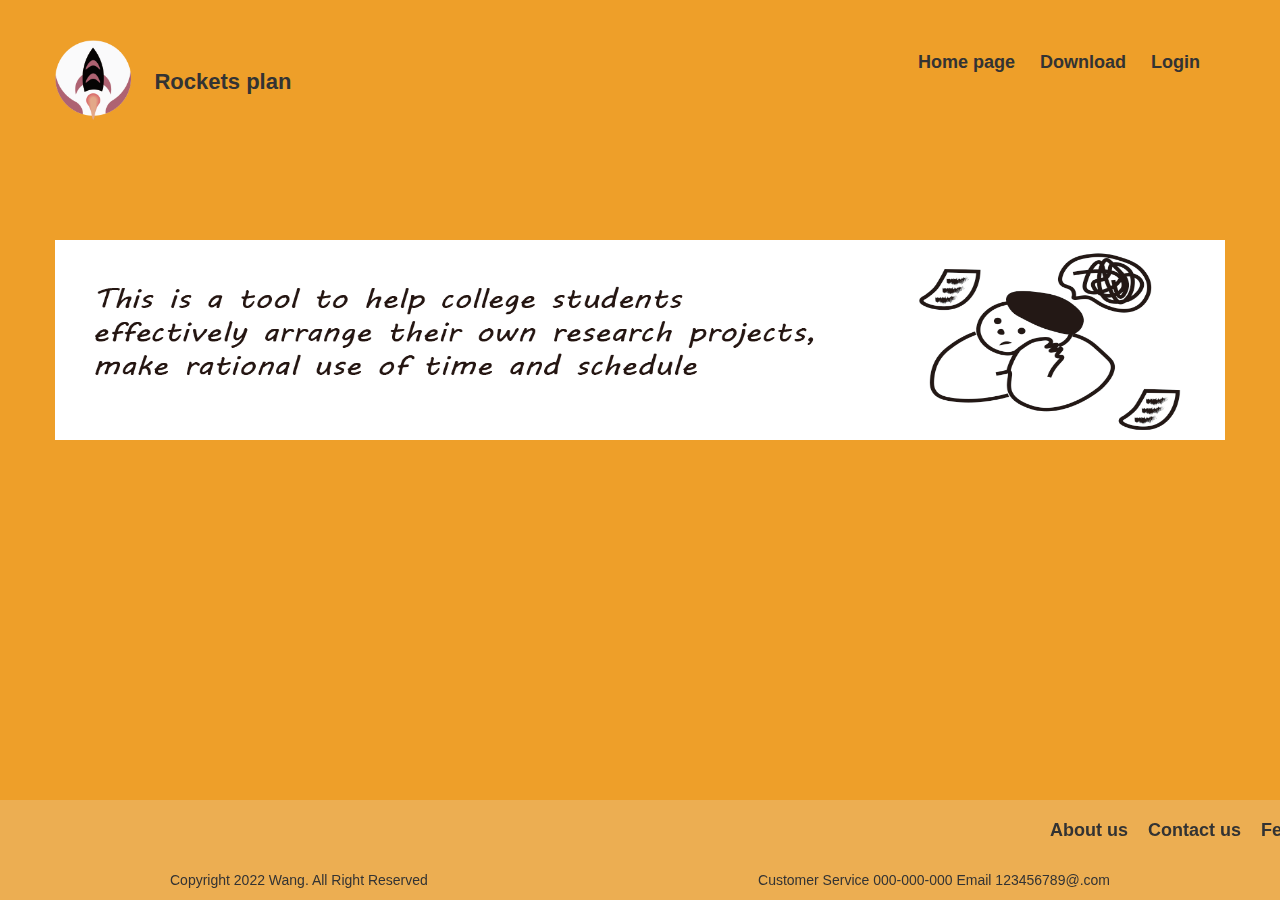
<file: index.html>
<!DOCTYPE html>
<html lang="en">

<head>
  <meta charset="UTF-8">
  <meta http-equiv="X-UA-Compatible" content="IE=edge">
  <meta name="viewport" content="width=device-width, initial-scale=1.0">
  <title>Document</title>
</head>

<body>

  <script>
   if(/Android|webOS|iPhone|iPod|BlackBerry/i.test(navigator.userAgent)) {
     
    window.location.href = "mindex.html"
} else {
    window.location.href = "pcindex.html"
}

  </script>
</body>

</html>
</file>
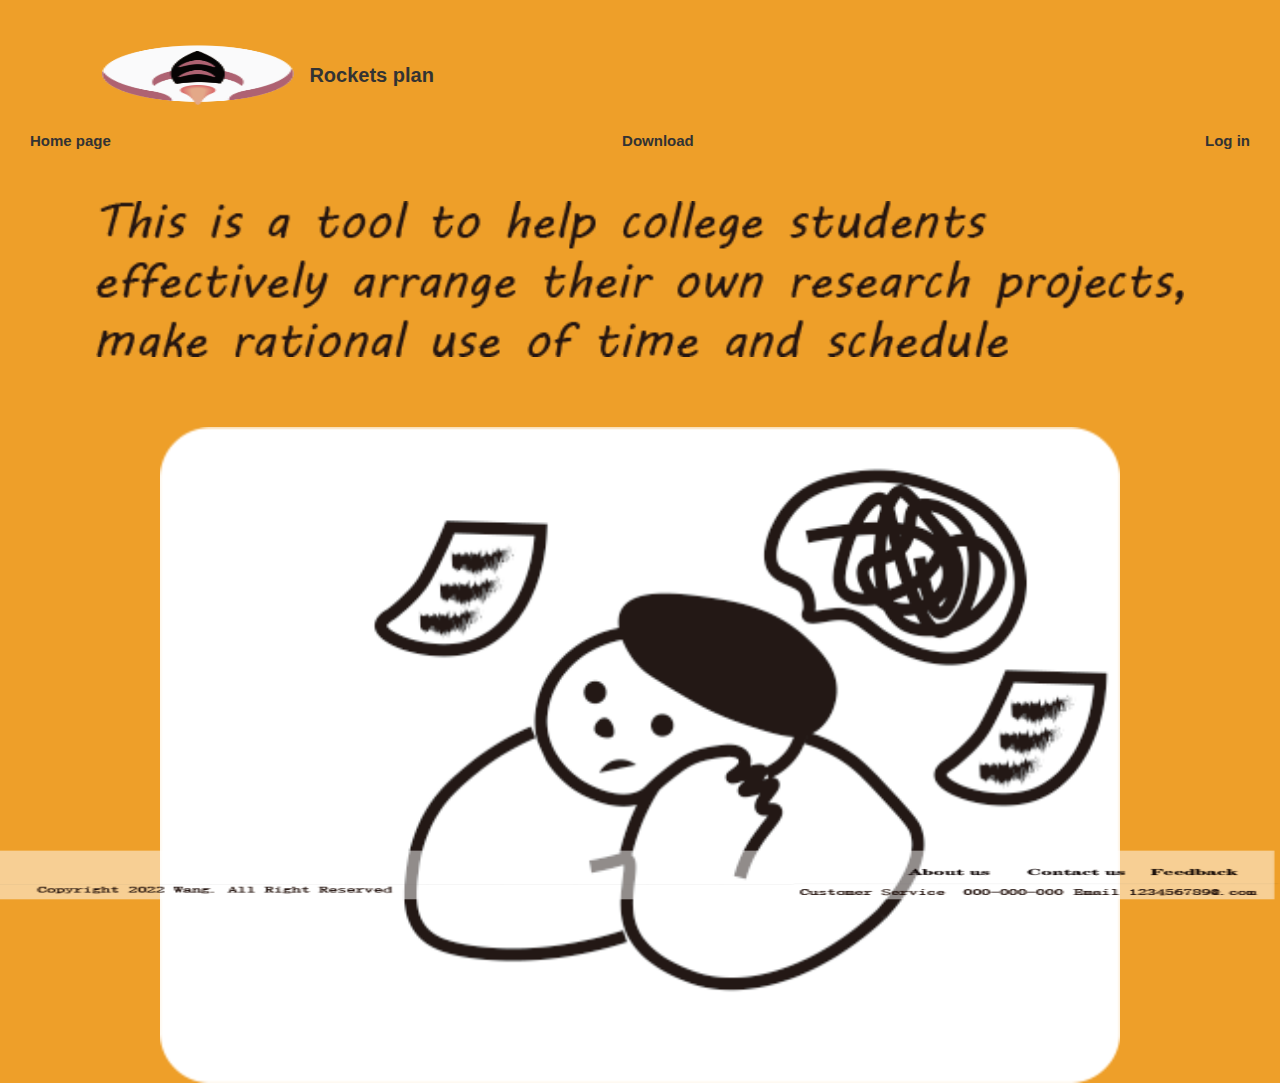
<file: mindex.html>
<!DOCTYPE html>
<html lang="en">

<head>
  <meta charset="UTF-8">
  <meta http-equiv="X-UA-Compatible" content="IE=edge">
  <meta name="viewport" content="width=device-width, initial-scale=1.0">
  <title>The login page</title>
  <meta name="viewport" content="width=device-width, initial-scale=1,maximum-scale=1,minimum-scale=1, user-scalable=no">
  <link rel="stylesheet" href="./css/modules/bootstrap.css">
  <link rel="stylesheet" href="./css/common.css">
  <link rel="stylesheet" href="./css/mindex.css">
 

</head>

<body>

  <div id="layoutBox">
    <!-- Logo and Name -->
    <div class="header">
      <img src="./images/mimg/login.png" alt="">
      <span>Rockets plan</span>
    </div>
    <!-- The navigation section -->
    <div class="nav">
      <ul>
        <li>Home page</li>
        <li>Download</li>
        <li @click="showLoginModal">Log in</li>
      </ul>
    </div>
    <!-- Software introduction -->
    <div class="engDes">
      <img src="./images/mimg/loginMsg.png" alt="">
    </div>
 
    <!-- illustration -->
    <div class="footerImg">
      <img src="./images/mimg/thinking.png" alt="">
    </div>

    <!-- footerBox -->
    <div class="footerBox">
      <img src="./images/mimg/footerBox.png" alt="">
    </div>

       <!-- Click to trigger the hidden login panel, and enter your email or mobile phone number to get a verification code to enter the software -->
    <div class="loginBox" v-if="isLoginModal">
      <div class="logoImg"><img src="./images/mimg/loginTitle.png" alt=""></div>
      <div class="input1"><input type="text" placeholder="Enter your email or mobile phone number"></div>
      <div class="input2"><input @click="toUrl" type="text" placeholder="Verification code"></div>

      <div @click="hideLoginModal" class="clear">X</div>
    </div>
    
  </div>


  <script src="./js/modules/vue.min.js"></script>
  <script src="./js/modules/jquery.js"></script>
  <script src="./js/modules/bootstrap.min.js"></script>
  <script src="./js/common.js" ></script>
  <!-- <script src="./js/mindex.js" ></script> -->
  <script>
    var v = new Vue({
      el:'#layoutBox',
      data: {
        isLoginModal:false
      },
      methods: {
        toUrl() {
          window.location.href = './mobile/mmain.html'
        },
        showLoginModal() {
          this.isLoginModal = true;
        },
        hideLoginModal() {
          this.isLoginModal = false;
        }
      }
    })
  </script>
</body>

</html>
</file>
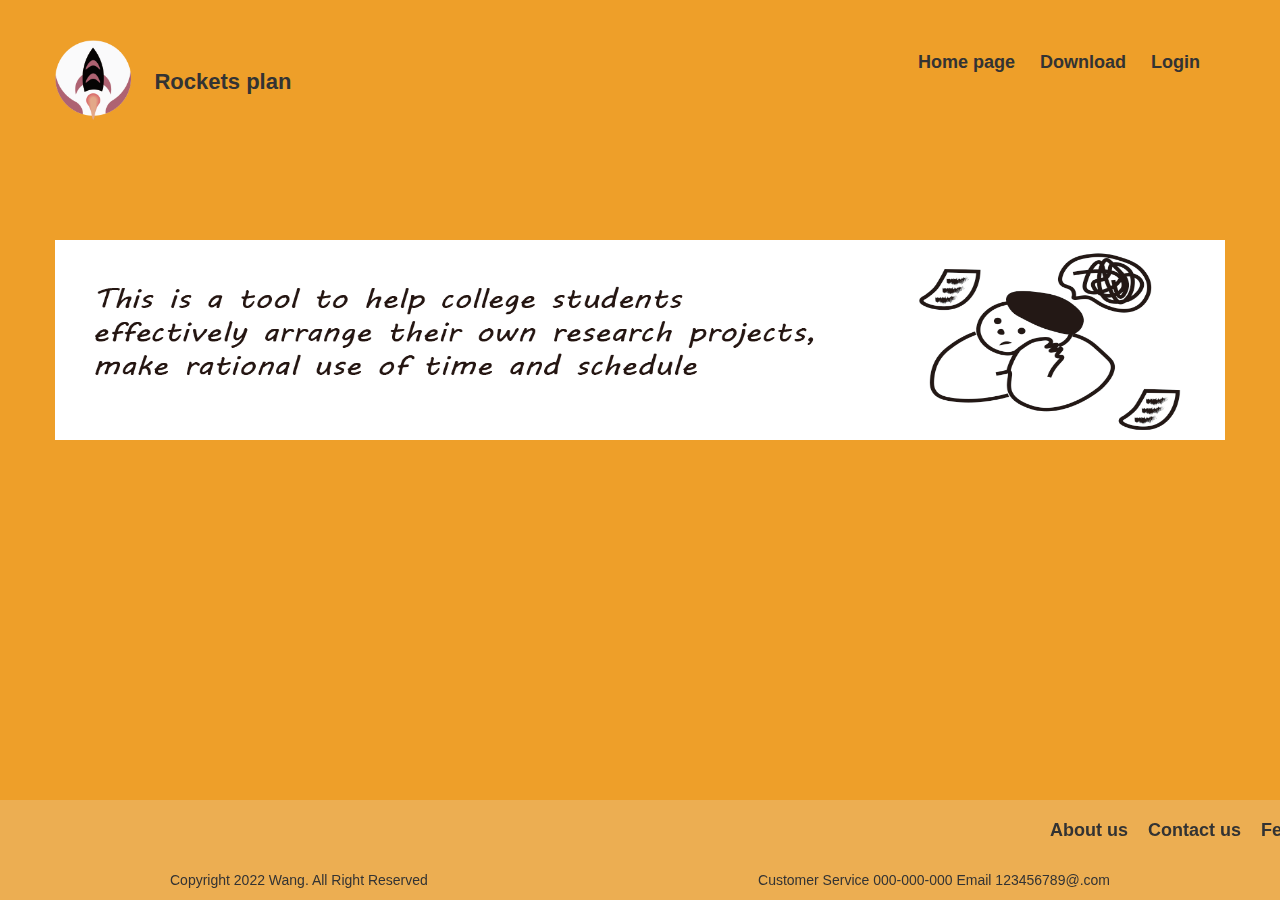
<file: pcindex.html>
<!DOCTYPE html>
<html>

<head>
	<meta charset="utf-8">
	<meta name="viewport" content="width=device-width, initial-scale=1,maximum-scale=1,minimum-scale=1, user-scalable=no">
	<title>The official website</title>
	<link rel="stylesheet" href="./css/modules/bootstrap.css">
	<link rel="stylesheet" href="./css/common.css">
	<link rel="stylesheet" href="./css/pcindex.css">
</head>

<body>
	<div id="layoutBox">
		<!-- The navigation section of a web page -->
		<div class="nav">
			<ul>
				<li>Home page</li>
				<li>Download</li>
				<li @click="showLoginModal">Login</li>
			</ul>
		</div>
		<!-- Logo and Name -->
		<div class="header">
			<img src="./images/pcimg/logo.png" alt="This is logo">
			<span>Rockets plan</span>
		</div>
		<!-- Software introduction and illustration-->
		<div class="engDesBox">
			<img src="./images/pcimg/sikao.png" alt="This is introduction and illustration">
		</div>
		<!-- footer -->
		<div class="footer">
			<div class="row1">
				<ul>
					<li>About us</li>
					<li>Contact us</li>
					<li>Feedback</li>
				</ul>
			</div>
			<div class="row2">
				<span>Copyright 2022 Wang. All Right Reserved</span>
				<span>Customer Service 000-000-000 Email 123456789@.com</span>
			</div>
		</div>
		<!-- Click to trigger the hidden login panel, and enter your email or mobile phone number to get a verification code to enter the software -->
		<div class="login" v-if="isLoginModal">
			<div class="loginBox">
				<img src="./images/pcimg/Log In.png" alt="This is login panel ">
				<div class="loginInput1">
					<input type="text" placeholder="Enter your email or mobile phone number">
				</div>
				<div class="loginInput2" id="toMain">
					<input @click="toMain" type="text" placeholder="Verification code">
				</div>
			</div>
			<div class="clear" @click="clearLoginModal">X</div>
		</div>
		

	</div>


		<script src="./js/modules/vue.min.js"></script>
		<script src="./js/modules/jquery.js"></script>
		<script src="./js/modules/bootstrap.min.js"></script>
		<!-- <script src="./js/common.js" ></script> -->
		<script src="./js/pcindex.js" ></script>

</body>

</html>
</file>
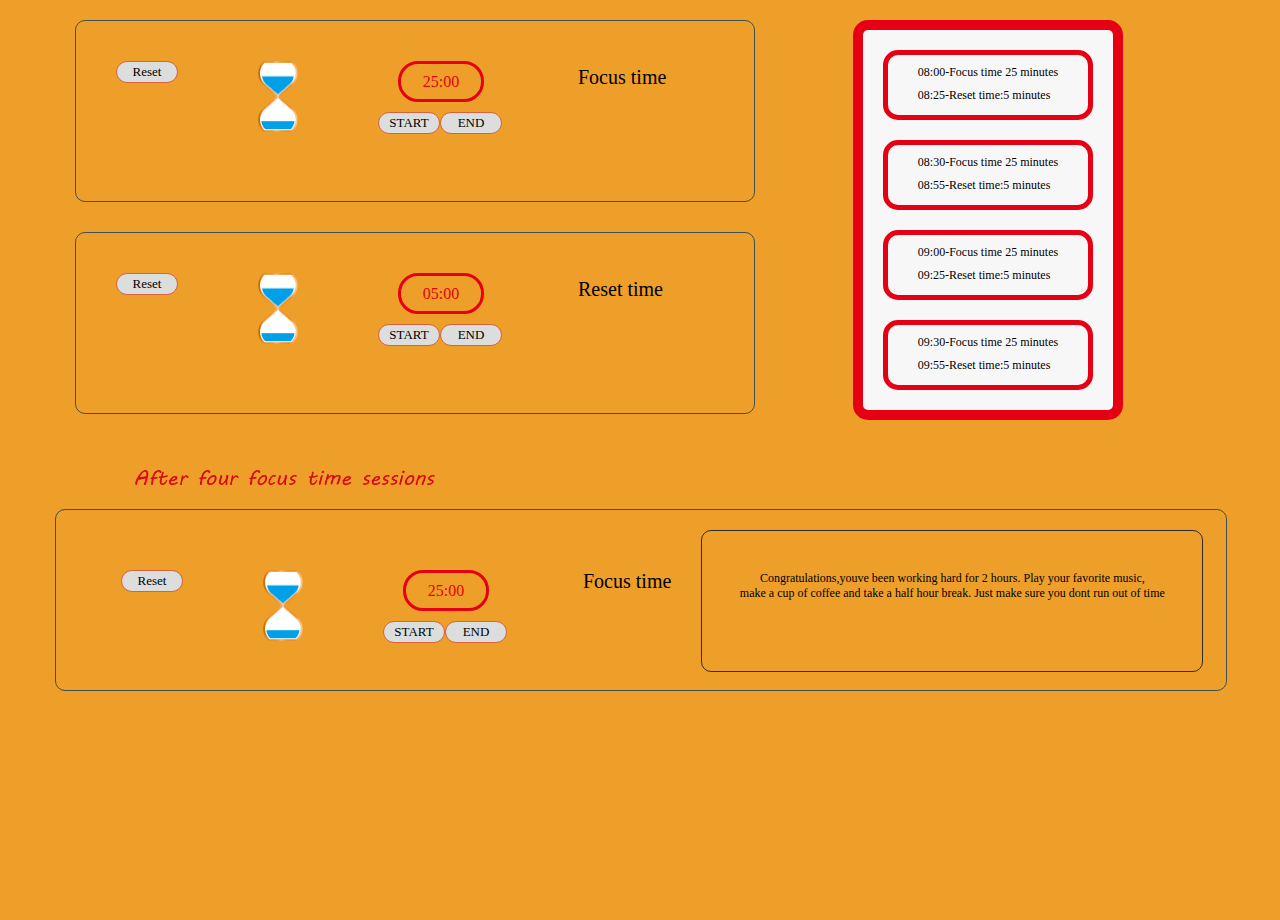
<file: admin/timeDetail.html>
<!DOCTYPE html>
<html lang="en">
<head>
  <meta charset="UTF-8">
  <meta http-equiv="X-UA-Compatible" content="IE=edge">
  <meta name="viewport" content="width=device-width, initial-scale=1.0">
  <title>time Detail</title>
  <link rel="stylesheet" href="../css/common.css">
  <link rel="stylesheet" href="../css/timeDetail.css">
</head>
<body>

  <div id="layoutBox">
    <!-- The first line -->
    <div class="timeBox">
      <!-- Pomodroido countdown reset button -->
      <div class="leftBox">
        <div class="topItem">
          <div class="resetBtn">Reset</div>
          <div class="img"><img src="../images/pcimg/funnel.png" alt=""></div>
          <div class="tiemBtn">
            <div class="ms">25:00</div>
            <div class="btn">
              <div class="startBtn">START</div>
              <div class="endBtn">END</div>
            </div>
           
          </div>
          <div class="timeDes">
            Focus time
          </div>
        </div>

        <div class="bottomItem">
          <div class="resetBtn">Reset</div>
          <div class="img"><img src="../images/pcimg/funnel.png" alt=""></div>
          <div class="tiemBtn">
            <div class="ms">05:00</div>
            <div class="btn">
              <div class="startBtn">START</div>
              <div class="endBtn">END</div>
            </div>
           
          </div>
          <div class="timeDes">
            Reset time
          </div>
        </div>
      </div>
      <!-- Pomodroido countdown time box -->
      <div class="rightBox">
        <div class="delModalBox">
          <!-- row1 -->
          <div class="row1">
            <p>08:00-Focus time 25 minutes</p>
            <p>08:25-Reset time:5 minutes</p>
          </div>
          <!-- row2 -->
          <div class="row2">
            <p>08:30-Focus time 25 minutes</p>
            <p>08:55-Reset time:5 minutes</p>
          </div>
          <!-- row3 -->
          <div class="row3">
            <p>09:00-Focus time 25 minutes</p>
            <p>09:25-Reset time:5 minutes</p>
          </div>
          <!-- row3 -->
          <div class="row4">
            <p>09:30-Focus time 25 minutes</p>
            <p>09:55-Reset time:5 minutes</p>
          </div>
        </div>
      </div>
    </div>
    <!-- Description of using a Pomodroido -->
    <img class="imgInfo" src="../images/pcimg/info.png" alt="">

    <div class="footerTime">
      <div class="topItem">
        <div class="resetBtn">Reset</div>
        <div class="img"><img src="../images/pcimg/funnel.png" alt=""></div>
        <div class="tiemBtn">
          <div class="ms">25:00</div>
          <div class="btn">
            <div class="startBtn">START</div>
            <div class="endBtn">END</div>
          </div>
         
        </div>
        <div class="timeDes">
          Focus time
        </div>
        <div class="englishDes">
          Congratulations,youve been working hard for 2 hours. Play your favorite music,<br/>
          make a cup of coffee and take a half hour break. Just make sure you dont run out
          of time
        </div>
      </div>
    </div>
  </div>
  
</body>
</html>
</file>
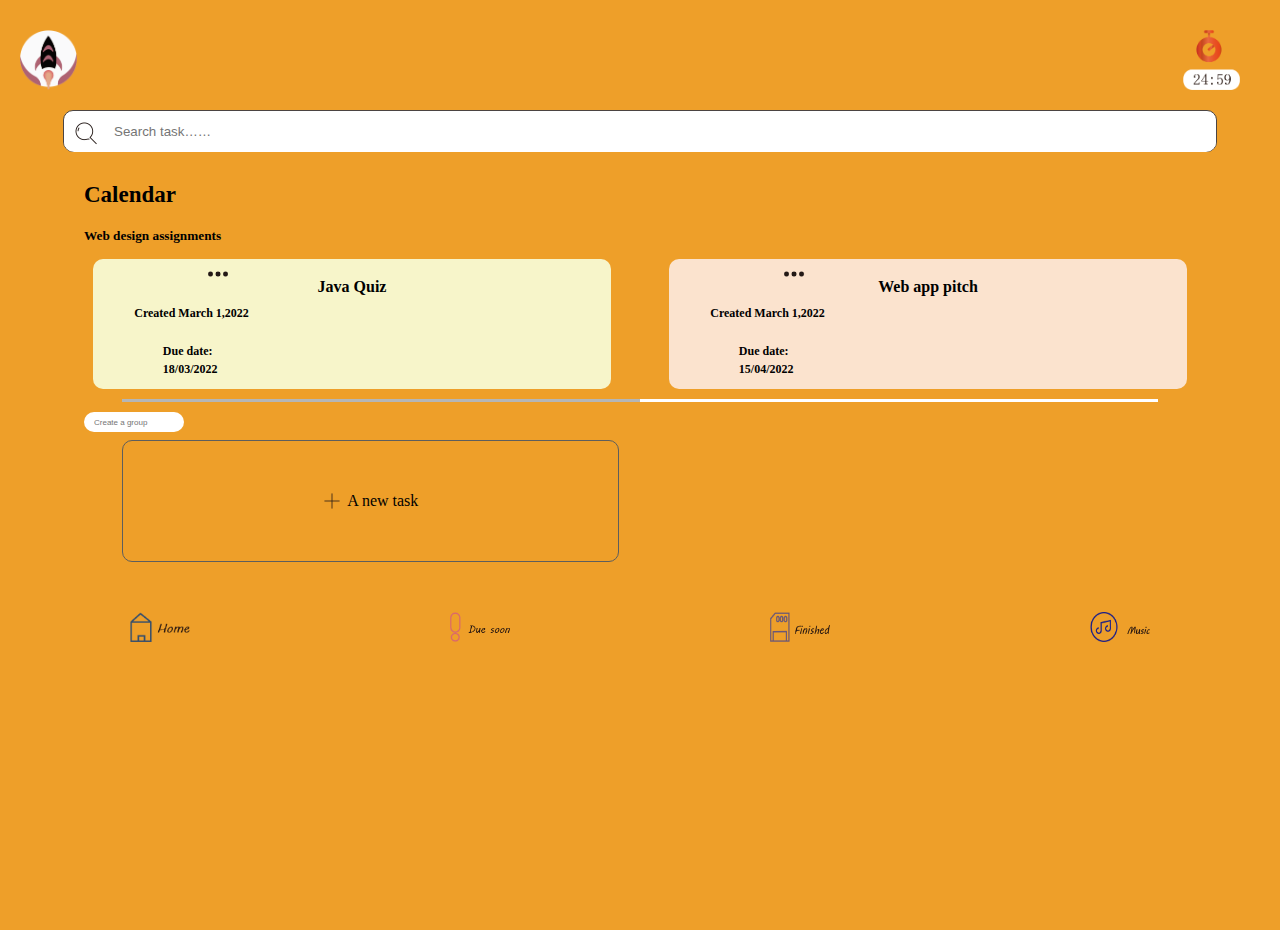
<file: mobile/mmain.html>
<!DOCTYPE html>
<html lang="en">
<head>
  <meta charset="UTF-8">
  <meta http-equiv="X-UA-Compatible" content="IE=edge">
  <meta name="viewport" content="width=device-width, initial-scale=1.0">
  <title>Home page</title>
  <link rel="stylesheet" href="../js/modules/element-ui/css/index.css">
  <link rel="stylesheet" href="../css/common.css">
  <link rel="stylesheet" href="../css/mmain.css">
</head>
<body>
  <div id="laybox">
    <!-- header icon -->
    <div class="headerIcon">
      <div><img src="../images/mimg/login.png" alt=""></div>
      <div @click="toNz"><img src="../images/mimg/nz.png" alt=""></div>
      <!-- <div @click="showMusicModal"><img src="../images/mimg/音乐.png" alt=""></div> -->
    </div>
    <!-- searchBox -->
    <div class="searchBox">
      <input type="text" placeholder="Search task……">
      <img src="../images/pcimg/search.png" alt="">
    </div>
    <!-- contentBox -->
    <div class="contentBox">
      <p>Calendar</p>
      <div class="content">
        <h5>Web design assignments</h5>
        <div class="tabBox">
          <div class="item">
            <img @click="showModal" src="../images/pcimg/edit .png" alt="">
            <h4>Java Quiz</h4>
            <p class="des">Created March 1,2022</p>
            <div class="time">
              <span>Due date:</span><br>
              <span>18/03/2022</span>
            </div>
          </div>

          <div class="item" style="background-color: #FBE3CE;">
            <img @click="showModal" src="../images/pcimg/edit .png" alt="">
            <h4>Web app pitch</h4>
            <p class="des">Created March 1,2022</p>
            <div class="time" >
              <span>Due date:</span><br>
              <span>15/04/2022</span>
            </div>
          </div>
  
        </div>
        <!-- Mobile phone sliding line -->
        <div class="inline">
          <div class="inlineLeft"></div>
        </div>
        <!-- Create a new project input box -->
        <input type="text" placeholder="Create a group">
        <!-- add taskbox -->
        <div class="taskBox">
          <img src="../images/pcimg/add.png" alt="">
          <span>A new task</span>
        </div>
      </div>
      
      
    </div>
    <!-- footerICON -->
    <div class="footerIcon">
      <img src="../images/mimg/Home.png" alt="">
      <img @click="toFitch" src="../images/mimg/Due soon.png" alt="">
      <img @click="toPrototype" src="../images/mimg/Finished.png" alt="">
      <img @click="showMusicModal" src="../images/mimg/musicIcon.png" alt="">
    </div>

    <!-- 遮罩层 颜色控件模态框 -->
    <div v-if="isTrue" id="showModal">
      <div class="modalBox">
        <div class="list1">
          <span>Name:</span>
          <input type="text" placeholder="Enter the of the new task">
        </div>
        <div class="item2">
          <span style="margin-right: 0px;">Theme color:</span>
          <div class="colors">
            <div class="color1"></div>
            <div class="color2"></div>
            <div class="color3"></div>
            <div class="color4"></div>
            <div class="color5"></div>
            <div class="color6"></div>
            <div class="color7"></div>
            <div class="color8"></div>
          </div>
        </div>
        <div class="item3">
          <span>Due date:</span>
          <input type="text" placeholder="Input due date">
        </div>
      </div>
      <div @click="noneModal" class="clear">X</div>
    </div>
    <!-- Mask layer music control -->
    <div v-if="isMusicTrue" class="musicBox">
      <audio id="audio" src="../static/audio.mp3" autoplay>
        Your browser does not support the audio tag.
      </audio>
      <img id="bf" src="../images/mimg/musicBgc.png" alt="">
      <input type="text" placeholder="Search for songs or artists">
      <div class="slider">
        <el-slider v-model="value2"></el-slider>
      </div>
      <div @click="hideMusicModal" class="del"></div>
    </div>
  </div>

  <script src="../js/modules/vue.min.js"></script>
  <script src="../js/modules/element-ui/js/index.js"></script>
  
  <script>
    
    var v = new Vue({
      el:'#laybox',
      data:{ isTrue:false,value2:80,isMusicTrue:false},
      methods: {
        toFitch() {
          window.location.href = './pitchDetail.html'
        },
        toPrototype() {
          window.location.href = './prototypeDetail.html'
        },
        showModal() {
          
          this.isTrue = true;
        },
        noneModal() {
          this.isTrue = false;
        },
        toNz() {
          window.location.href ='./timeDetail.html'
        },
        hideMusicModal() {
          this.isMusicTrue = false;
        },
        showMusicModal() {
          this.isMusicTrue = true;
        }
      }
    })

  </script>
  
</body>
</html>
</file>
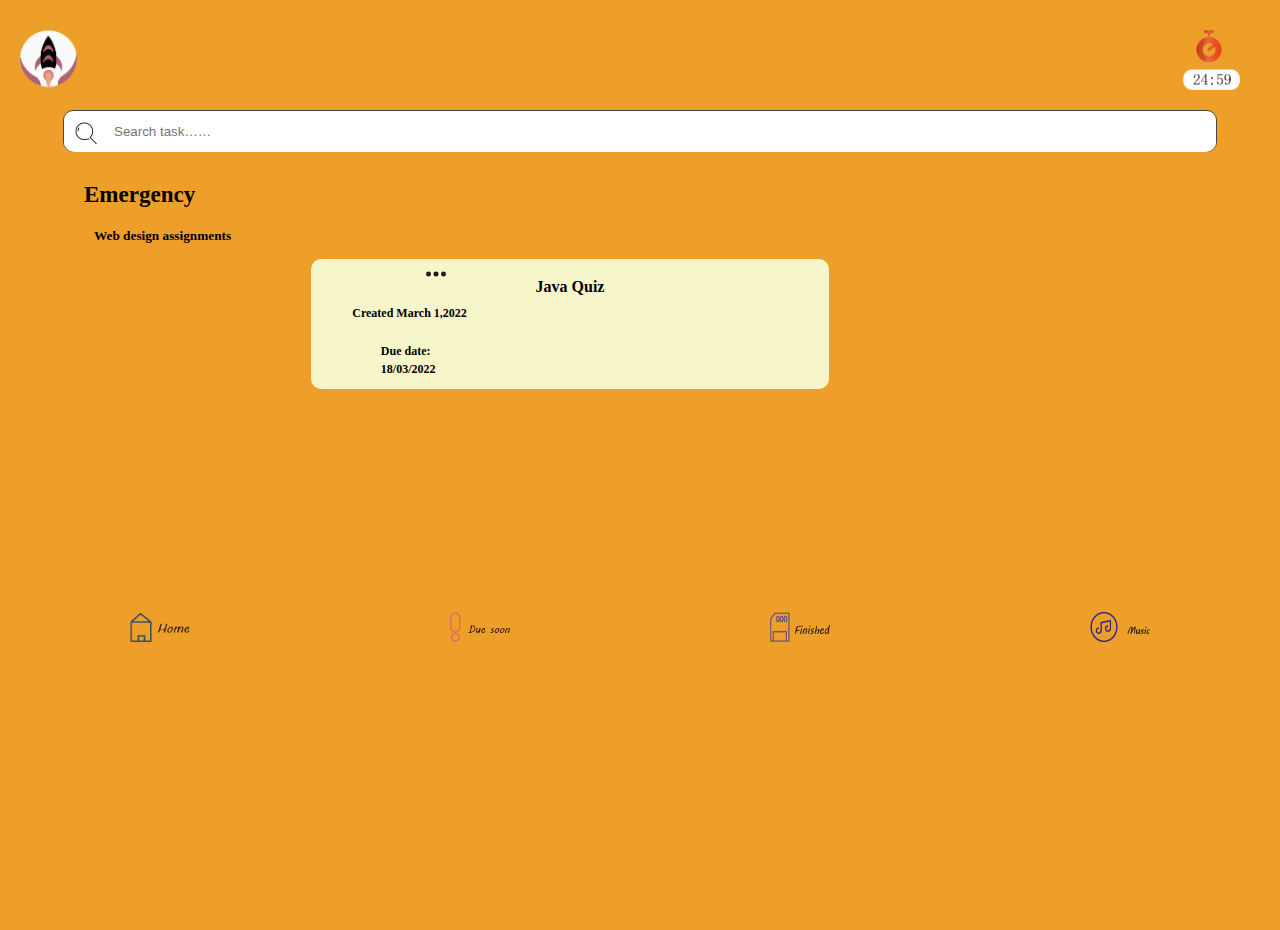
<file: mobile/pitchDetail.html>
<!DOCTYPE html>
<html lang="en">

<head>
  <meta charset="UTF-8">
  <meta http-equiv="X-UA-Compatible" content="IE=edge">
  <meta name="viewport" content="width=device-width, initial-scale=1.0">
  <title>pitchDetail</title>
  <link rel="stylesheet" href="../js/modules/element-ui/css/index.css">
  <link rel="stylesheet" href="../css/common.css">
  <link rel="stylesheet" href="../css/mmain.css">
  <link rel="stylesheet" href="../css/mPitchDetail.css">
  <style>
    .tabBox {
      margin-left: -80px;
    }
  </style>
</head>

<body>
  <div id="laybox">
    <!-- header icon -->
    <div class="headerIcon">
      <div><img src="../images/mimg/login.png" alt=""></div>
      <div><img @click="toNz" src="../images/mimg/nz.png" alt=""></div>
      <!-- <div><img @click="showMusicModal" src="../images/mimg/音乐.png" alt=""></div> -->
    </div>
    <!-- searchBox -->
    <div class="searchBox">
      <input type="text" placeholder="Search task……">
      <img src="../images/pcimg/search.png" alt="">
    </div>
    <!-- contentBox -->
    <div class="contentBox">
      <p>Emergency</p>
      <div class="content" style="margin-left: 10px;">
        <h5>Web design assignments</h5>
        <div class="tabBox">
          <div class="item">
            <img @click="showModal" src="../images/pcimg/edit .png" alt="">
            <h4>Java Quiz</h4>
            <p class="des">Created March 1,2022</p>
            <div class="time">
              <span>Due date:</span><br>
              <span>18/03/2022</span>
            </div>
          </div>
        </div>
      </div>


    </div>
    <!-- footerICON -->
    <div class="footerIcon">
      <img @click="toHome" src="../images/mimg/Home.png" alt="">
      <img src="../images/mimg/Due soon.png" alt="">
      <img @click="toPrototype" src="../images/mimg/Finished.png" alt="">
      <img @click="showMusicModal" src="../images/mimg/musicIcon.png" alt="">
    </div>

    <!-- Edit for the task, displays the modal box for the edit task -->
    <div v-if="isTrue" id="showModal">
      <div class="modalBox">
        <div class="list1">
          <span>Name:</span>
          <input type="text" placeholder="Enter the of the new task">
        </div>
        <div class="item2">
          <span style="margin-right: 0px;">Theme color:</span>
          <div class="colors">
            <div class="color1"></div>
            <div class="color2"></div>
            <div class="color3"></div>
            <div class="color4"></div>
            <div class="color5"></div>
            <div class="color6"></div>
            <div class="color7"></div>
            <div class="color8"></div>
          </div>
        </div>
        <div class="item3">
          <span>Due date:</span>
          <input type="text" placeholder="Input due date">
        </div>
      </div>
      <div @click="noneModal" class="clear">X</div>
    </div>
     <!-- Mask layer music control -->
    <div v-if="isMusicTrue" class="musicBox">
      <audio id="audio" src="../static/audio.mp3" autoplay>
        Your browser does not support the audio tag.
      </audio>
      <img src="../images/mimg/musicBgc.png" alt="">
      <input type="text" placeholder="Search for songs or artists">
      <div class="slider">
        <el-slider v-model="value2"></el-slider>
      </div>
      <div @click="hideMusicModal" class="del"></div>
    </div>
  </div>
  
  <script src="../js/modules/vue.min.js"></script>
  <script src="../js/modules/element-ui/js/index.js"></script>
 
  <script>
    var v = new Vue({
      el: '#laybox',
      data: {
        isTrue:false,
        isMusicTrue:false,
        value2:80
      },
      methods: {
        toHome() {
          window.location.href = './mmain.html'
        },
        toPrototype() {
          window.location.href = './prototypeDetail.html'
        },
        showModal() {
          
          this.isTrue = true;
        },
        noneModal() {
          this.isTrue = false;
        },
        toNz() {
          window.location.href ='./timeDetail.html'
        },
        hideMusicModal() {
          this.isMusicTrue = false;
        },
        showMusicModal() {
          this.isMusicTrue = true;
        }
      }
    })

  </script>

</body>

</html>
</file>
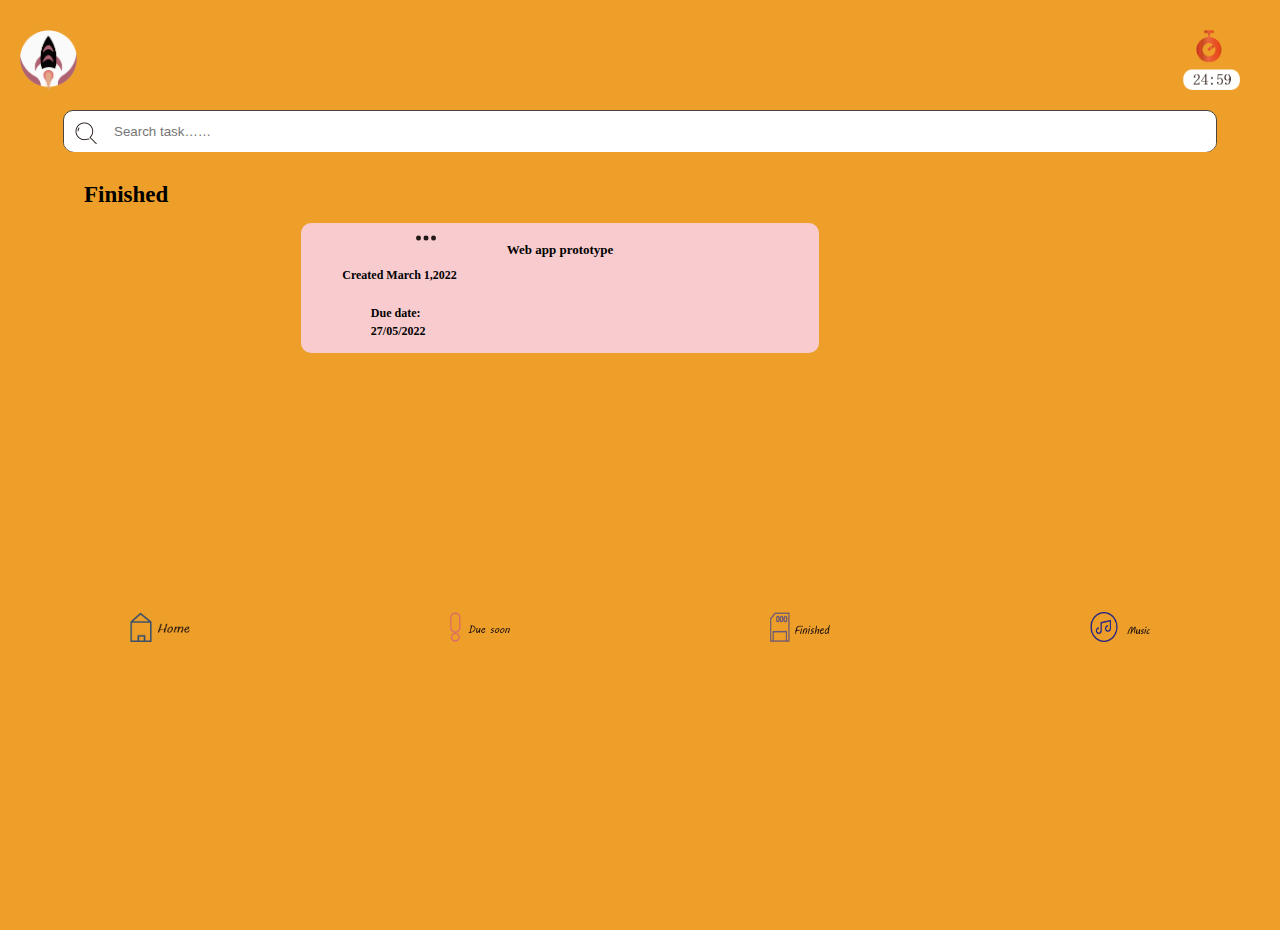
<file: mobile/prototypeDetail.html>
<!DOCTYPE html>
<html lang="en">
<head>
  <meta charset="UTF-8">
  <meta http-equiv="X-UA-Compatible" content="IE=edge">
  <meta name="viewport" content="width=device-width, initial-scale=1.0">
  <title>prototypeDetail</title></title>
  <link rel="stylesheet" href="../js/modules/element-ui/css/index.css">
  <link rel="stylesheet" href="../css/common.css">
  <link rel="stylesheet" href="../css/mmain.css">
  <link rel="stylesheet" href="../css/mprototypeDetail.css">
  <style>
    .tabBox {
      margin-left: -80px;
    }
  </style>
</head>
<body>
  <div id="laybox">
    <!-- header icon -->
    <div class="headerIcon">
      <div><img src="../images/mimg/login.png" alt=""></div>
      <div><img @click="toNz" src="../images/mimg/nz.png" alt=""></div>
    </div>
    <!-- searchBox -->
    <div class="searchBox">
      <input type="text" placeholder="Search task……">
      <img src="../images/pcimg/search.png" alt="">
    </div>
    <!-- contentBox -->
    <div class="contentBox">
      <p>Finished</p>
      <div class="content">
        <div class="tabBox">
          <div class="item" style="background-color: #F8CCCF;">
            <img @click="showModal" src="../images/pcimg/edit .png" alt="">
            <h4 style="font-size:13px">Web app prototype</h4>
            <p class="des">Created March 1,2022</p>
            <div class="time" >
              <span>Due date:</span><br>
              <span>27/05/2022</span>
            </div>
          </div>
        </div>
      </div>
      
      
    </div>
    <!-- footerICON -->
    <div class="footerIcon">
      <img @click="toHome" src="../images/mimg/Home.png" alt="">
      <img @click="toFitch" src="../images/mimg/Due soon.png" alt="">
      <img src="../images/mimg/Finished.png" alt="">
      <img @click="showMusicModal" src="../images/mimg/musicIcon.png" alt="">
    </div>
     <!-- Edit for the task, displays the modal box for the edit task  -->
     <div v-if="isTrue" id="showModal">
      <div class="modalBox">
        <div class="list1">
          <span>Name:</span>
          <input type="text" placeholder="Enter the of the new task">
        </div>
        <div class="item2">
          <span style="margin-right: 0px;">Theme color:</span>
          <div class="colors">
            <div class="color1"></div>
            <div class="color2"></div>
            <div class="color3"></div>
            <div class="color4"></div>
            <div class="color5"></div>
            <div class="color6"></div>
            <div class="color7"></div>
            <div class="color8"></div>
          </div>
        </div>
        <div class="item3">
          <span>Due date:</span>
          <input type="text" placeholder="Input due date">
        </div>
      </div>
      <div @click="noneModal" class="clear">X</div>
    </div>
    <!-- Mask layer music control -->
    <div v-if="isMusicTrue" class="musicBox">
      <audio id="audio" src="../static/audio.mp3" autoplay>
        Your browser does not support the audio tag.
      </audio>
      <img src="../images/mimg/musicBgc.png" alt="">
      <input type="text" placeholder="Search for songs or artists">
      <div class="slider">
        <el-slider v-model="value2"></el-slider>
      </div>
      <div @click="hideMusicModal" class="del"></div>
    </div>
  </div>
  </div>

  <script src="../js/modules/vue.min.js"></script>
  <script src="../js/modules/element-ui/js/index.js"></script>
  <script>
    var v = new Vue({
      el:'#laybox',
      data:{ isTrue:false,
        isMusicTrue:false,
        value2:80},
      methods: {
        toHome() {
          window.location.href = './mmain.html'
        },
        toFitch() {
          window.location.href = './pitchDetail.html'
        },
        showModal() {
          this.isTrue = true;
        },
        noneModal() {
          this.isTrue = false;
        },
        toNz() {
          window.location.href ='./timeDetail.html'
        },
        hideMusicModal() {
          this.isMusicTrue = false;
        },
        showMusicModal() {
          this.isMusicTrue = true;
        }
      }
    })

  </script>
  
</body>
</html>
</file>
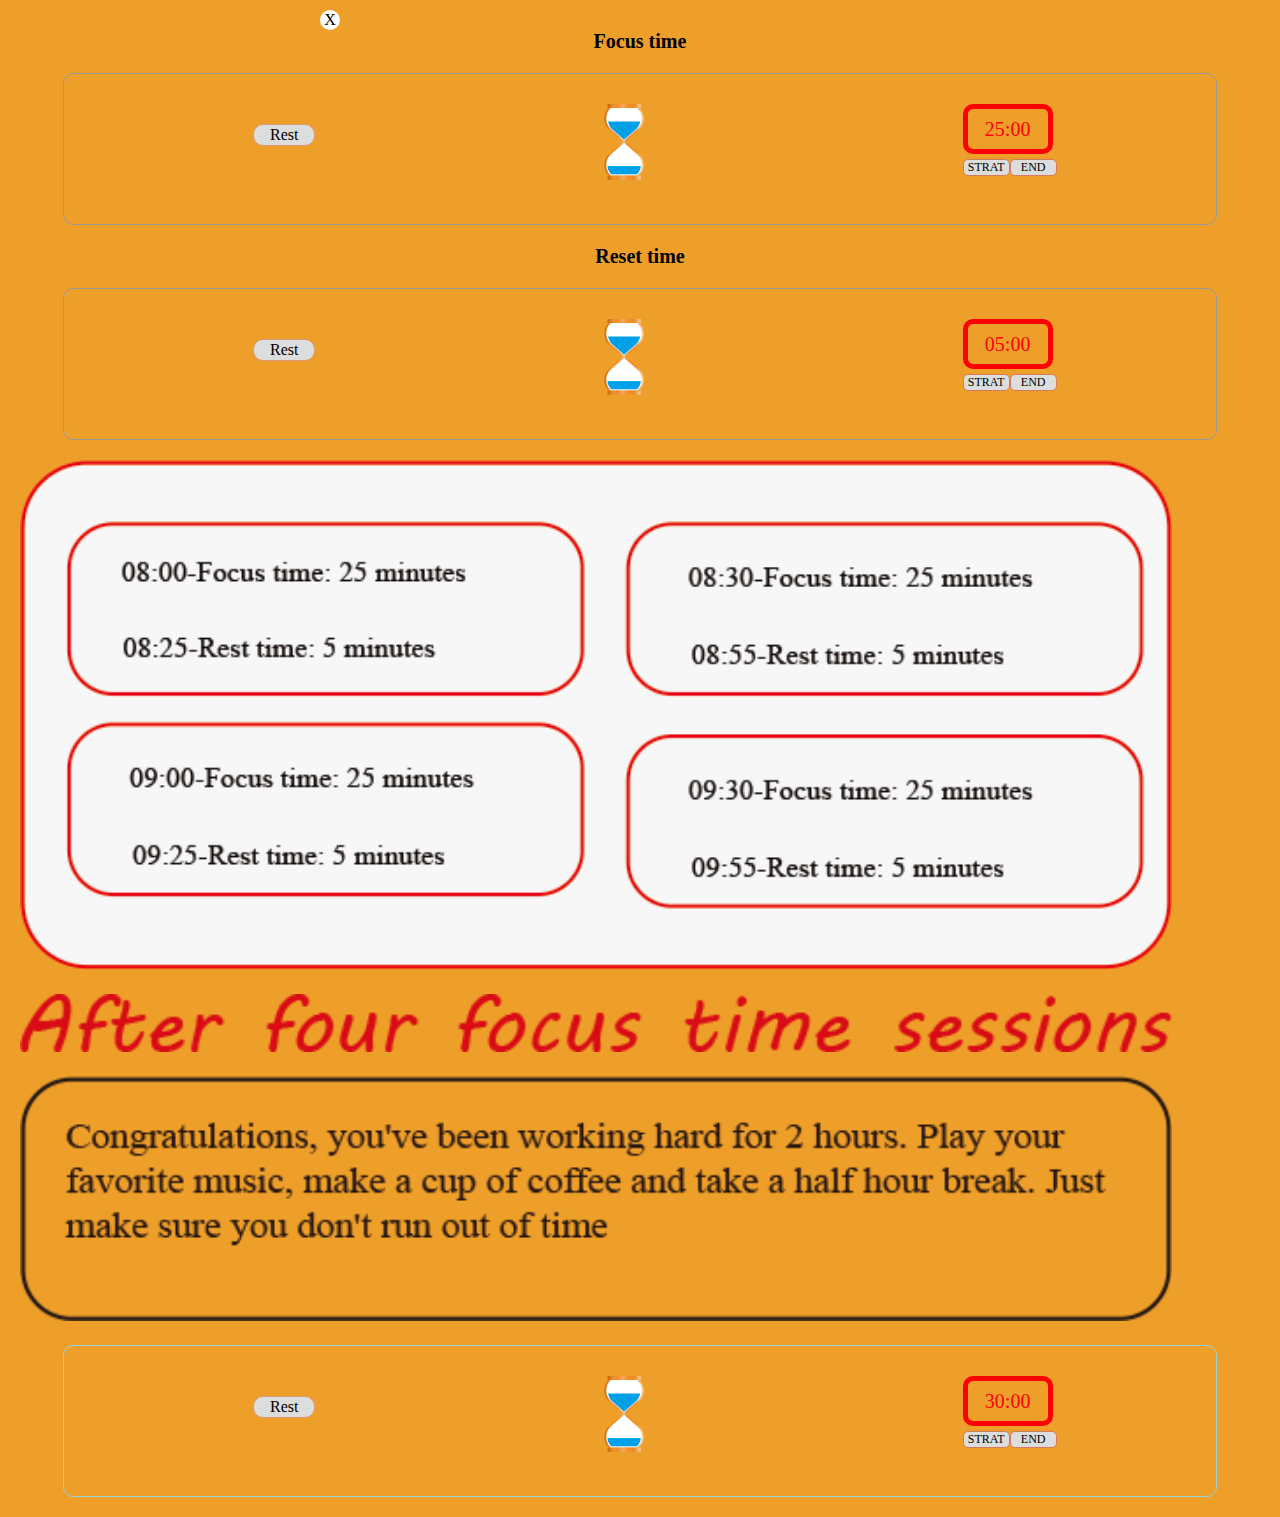
<file: mobile/timeDetail.html>
<!DOCTYPE html>
<html lang="en">
<head>
  <meta charset="UTF-8">
  <meta http-equiv="X-UA-Compatible" content="IE=edge">
  <meta name="viewport" content="width=device-width, initial-scale=1.0">
  <title>timeDetail</title>
  <link rel="stylesheet" href="../css/common.css">
  <link rel="stylesheet" href="../css/mtimeDetail.css">
</head>
<body>
  <div id="layBox">
    <!-- delete -->
    <div class="del">X</div>
    <!-- focusBox -->
    <div class="focusBox">
      <h4>Focus time</h4>
      <div class="content">
        <div class="list1">Rest</div>
        <div class="list2"><img src="../images/mimg/funnel.png" alt=""></div>
        <div class="list3">
          <div class="timeBox">25:00</div>
          <div class="btn">
            <span>STRAT</span>
            <span>END</span>
          </div>
        </div>
      </div>
    </div>
    <!-- reset time -->
    <div class="focusBox">
      <h4>Reset time</h4>
      <div class="content">
        <div class="list1">Rest</div>
        <div class="list2"><img src="../images/mimg/funnel.png" alt=""></div>
        <div class="list3">
          <div class="timeBox">05:00</div>
          <div class="btn">
            <span>STRAT</span>
            <span>END</span>
          </div>
        </div>
      </div>
    </div>
    <!-- timeBox -->
    <div class="timeBox">
      <img src="../images/mimg/timeBgc.png" alt="">
    </div>
    <div class="after">
      <img src="../images/mimg/After.png" alt="">
    </div>
    <div class="borderinfo">
      <img src="../images/mimg/borderInfo.png" alt="">
    </div>

    <div class="focusBox" >
      <!-- <h4>Reset time</h4> -->
      <div class="content" style="border:1px solid #96D3DF">
        <div class="list1">Rest</div>
        <div class="list2"><img src="../images/mimg/funnel.png" alt=""></div>
        <div class="list3">
          <div class="timeBox">30:00</div>
          <div class="btn">
            <span>STRAT</span>
            <span>END</span>
          </div>
        </div>
      </div>
    </div>
    
  </div>

  
</body>
</html>
</file>
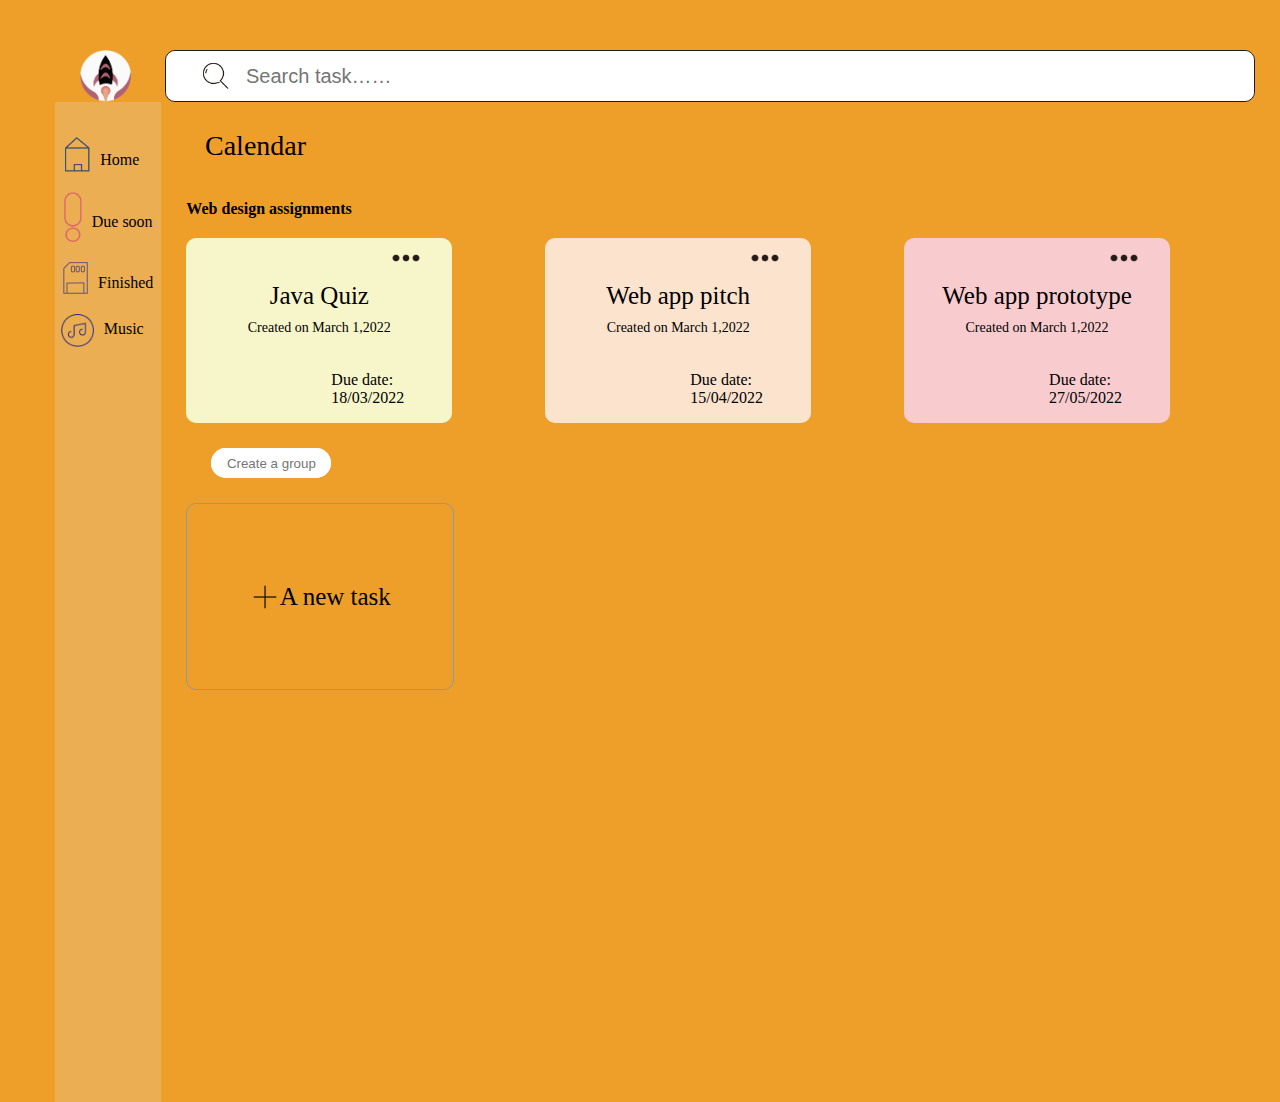
<file: admin/main/main.html>
<!DOCTYPE html>
<html lang="en">
<head>
	<meta charset="UTF-8">
	<meta http-equiv="X-UA-Compatible" content="IE=edge">
	<meta name="viewport" content="width=device-width, initial-scale=1.0">
	<title>home page</title>
	<link rel="stylesheet" href="../../js/modules/element-ui/css/index.css">
	<link rel="stylesheet" href="../../css/common.css">
	<link rel="stylesheet" href="../../css/main.css">
</head>
<body>
	<div id="app">
			<!-- header Background bar -->
	<div class="headerBgc"></div>
	<div id="layoutBox">
		<!-- Set the location of the logo and search box in the header -->
		<div class="headerBox">
			<img src="../../images/pcimg/logo.png" alt="This is logo">
			<div class="inputBox">
				<img src="../../images/pcimg/search.png" alt="This is Search icon">
				<input type="text" placeholder="Search task……">
			</div>
				
		</div>
		<!-- Controls the header -->
		<div class="title">
			<div class="content">Calendar</div>
			 <div>
				<!--<div id="time" class="time">25:0</div>-->
			</div> 
		</div>
		<!-- The content part -->
		<!--  Four function ICONS and names that can be clicked to jump to the page later -->
		<div class="contentBox">
			<div class="contentLeft">
				<div class="home" style="margin-left: -12px;">
					<img style="width: 25px;" src="../../images/pcimg/home.png" alt="This home icon">
					<span>Home</span>
				</div>
				<div class="home" id="toPitch">
					<img style="width: 18px;" src="../../images/pcimg/Exclamation point.png" alt="This is Exclamation point icon">
					<span>Due soon</span>
				</div>
				<div class="home" id="prototype">
					<img style="width: 25px;" src="../../images/pcimg/complete.png" alt="This complete icon">
					<span>Finished</span>
				</div>
				<div @click="showMusicModal" class="home" id="prototype" style="margin-left: -12px;">
					<img style="width: 33px;" src="../../images/pcimg/yy.png" alt="This music player icon">
					<span style="margin-top: -2px;">Music</span>
				</div>
			</div>
			<!--  The user can edit the task name, due time -->
			<div class="contentRight">
				<div class="tabBox">
					<div class="title">Web design assignments</div>
					<div class="itemBox">
						<div class="item">
							<div><img class="showModal" src="../../images/pcimg/edit .png" alt="" /></div>
							<div class="titleNick">Java Quiz</div>
							<div class="des">Created on March 1,2022</div>
							<div class="timeBox">
								<p>Due date:</p>
								<p>18/03/2022</p>
							</div>
						</div>

						<div class="item" style="background:#FBE3CE">
							<div><img class="showModal" src="../../images/pcimg/edit .png" alt=""></div>
							<div id="addTask" class="titleNick">Web app pitch</div>
							<div class="des">Created on March 1,2022</div>
							<div class="timeBox">
								<p>Due date:</p>
								<p>15/04/2022</p>
							</div>
						</div>

						<div class="item" style="background:#F8CCCF">
							<div><img class="showModal" src="../../images/pcimg/edit .png" alt=""></div>
							<div  class="titleNick">Web app prototype</div>
							<div class="des">Created on March 1,2022</div>
							<div class="timeBox">
								<p>Due date:</p>
								<p>27/05/2022</p>
							</div>
						</div>
					</div>
                    <!-- Create a new project input box -->
					<div class="tabInput">
						<input type="text" placeholder="Create a group">
					</div>

					<div  class="addTask">
						<img src="../../images/pcimg/add.png" alt="">
						<span>A new task</span>
					</div>
				</div>
			</div>
		</div>

	</div>

	<!-- Edit for the task, displays the modal box for the edit task -->
	<div id="showModal">
		<div class="modalBox">
			<div class="item1">
				<span>Name:</span>
				<input type="text" placeholder="Enter the of the new task">
			</div>
			<div class="item2">
				<span style="margin-right: 0px;">Theme color:</span>
				<div class="colors">
					<div class="color1"></div>
					<div class="color2"></div>
					<div class="color3"></div>
					<div class="color4"></div>
					<div class="color5"></div>
					<div class="color6"></div>
					<div class="color7"></div>
					<div class="color8"></div>
				</div>
			</div>
			<div class="item3">
				<span>Due date:</span>
				<input type="text" placeholder="Input due date">
			</div>
		</div>
		<div class="clear">X</div>
	</div>
	<!-- Mask layer music control -->
	<div class="musicModal" v-if="isMusicTrue">
			<div class="musicBox">
			<audio id="audio" src="../../static/audio.mp3" autoplay>
				Your browser does not support the audio tag.
			</audio>
			<img src="../../images/pcimg/musicBgc.png" alt="">
			<!-- Type in the search box -->
			<div class="searchBox">
				<input type="text" placeholder="Search for songs artists">
				<span @click="hideMusicModal" id="clear">X</span>
			</div>
			<!-- The lyrics -->
			<div class="englishDes">
				<img src="../../images/pcimg/musicMsg.png" alt="">
			</div>
			<!-- Volume slider -->
			<div class="slider">
				<el-slider v-model="value2"></el-slider>
			</div>
		</div>
	</div>
	</div>

	<script src="../../js/modules/jquery.js"></script>
	<script src="../../js/modules/vue.min.js"></script>
	<script src="../../js/modules/element-ui/js/index.js"></script>
	<script src="./main.js"></script>
	<script>
	
		$(function() {
			$("body").parent().css("overflow-y","hidden");
			$("body").parent().css("overflow-X","hidden");
			// Displays the modal box for the edit task
			$('.showModal').click(function() {
				$('#showModal').css('display','block')
			})
			//Hide the mode box for the edit task
			$('.clear').click(function() {
				$('#showModal').css('display','none')
			})
		})
	</script>
	<script>

			var toPitch = document.getElementById('toPitch');
			var prototype = document.getElementById('prototype');
			var addTask = document.getElementById('addTask');
		
			toPitch.onclick = function() {
				window.location.href = './webAppPitch.html'
			}
			prototype.onclick = function() {
				window.location.href = './webAppPrototype.html'
			}
			addTask.onclick = function() {
				window.location.href = './pitchDetail.html'
			}
		</script>
</body>
</html>
</file>
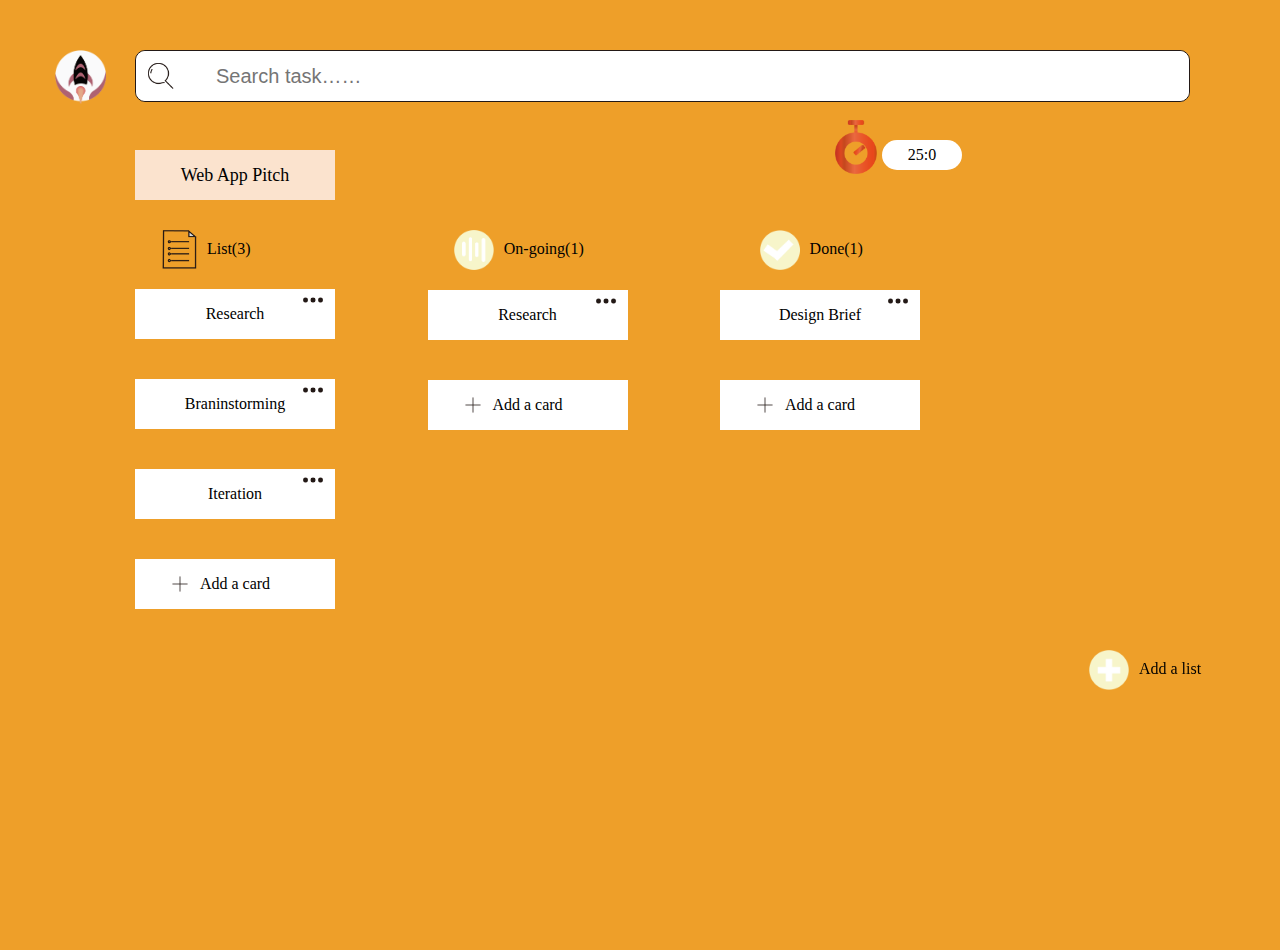
<file: admin/main/pitchDetail.html>
<!DOCTYPE html>
<html lang="en">
<head>
	<meta charset="UTF-8">
	<meta http-equiv="X-UA-Compatible" content="IE=edge">
	<meta name="viewport" content="width=device-width, initial-scale=1.0">
	<title>pitchDetail</title>
	<link rel="stylesheet" href="../../js/modules/element-ui/css/index.css">
	<link rel="stylesheet" href="../../css/common.css">
	<link rel="stylesheet" href="../../css/pitchDetail.css">
</head>
<body>
	<div id="app">
		<!-- header Background bar -->
	<div class="headerBgc"></div>
	<div id="layoutBox">
		<!-- Set the location of the logo and search box in the header -->
		<div class="headerBox">
			<img src="../../images/pcimg/logo.png" alt="">
			<div class="inputBox">
				<img src="../../images/pcimg/search.png" alt="">
				<input type="text" placeholder="Search task……">
			</div>
			<img id="nz" class="nz" src="../../images/pcimg/timer.png" alt="">
		</div>
		<!-- Controls the header -->
		<div class="title">
			<div class="content">Web App Pitch</div>
			<div>
				<div id="time" class="time">25:0</div>
			</div> 
		</div>
		<!-- The content part -->
		<!--The main body is mainly the user can edit some lists, due to the lack of personal ability, can not do a list module can be dragged at will-->
		<div class="contentBox">
			<div class="item1">
				<div class="list1">
					<img src="../../images/pcimg/txt.png" alt="">
					<span>List(3)</span>
				</div>
				<div class="list2">
					<img class="showModal" src="../../images/pcimg/edit .png" alt="">
					Research
				</div>
				<div class="list3">
					<img class="showModal" src="../../images/pcimg/edit .png" alt="">
					Braninstorming
				</div>
				<div class="list4">
					<img class="showModal" src="../../images/pcimg/edit .png" alt="">
					Iteration
				</div>
				<div class="list5">
					<img style="width: 20px;position: absolute;top:15px;left: 35px;" src="../../images/pcimg/add.png" alt="">
					<span>Add a card</span>
				</div>
			</div>
			<div class="item2">
				<div class="list1">
					<img src="../../images/pcimg/ongoing.png" alt="">
					<span>On-going(1)</span>
				</div>
				<div class="list2">
					<img class="showModal" src="../../images/pcimg/edit .png" alt="">
					Research
				</div>
				<div class="list5">
					<img style="width: 20px;position: absolute;top:15px;left: 35px;" src="../../images/pcimg/add.png" alt="">
					<span>Add a card</span>
				</div>
			</div>
			<div class="item3">
				<div class="list1">
					<img src="../../images/pcimg/Done.png" alt="">
					<span>Done(1)</span>
				</div>
				<div class="list2">
					<img class="showModal" src="../../images/pcimg/edit .png" alt="">
					Design Brief
				</div>
				<div class="list5">
					<img style="width: 20px;position: absolute;top:15px;left: 35px;" src="../../images/pcimg/add.png" alt="">
					<span>Add a card</span>
				</div>
			</div>
			<div class="item4">
				<div class="list1">
					<img src="../../images/pcimg/add list.png" alt="">
					<span>Add a list</span>
				</div>
			</div>

		
		</div>

	</div>
	<!-- Click the edit button to appear a fuzzy layer, marking each task -->
	<div id="showModal">
		<div class="modalBox">
			<div class="title">Web app pitch/List</div>
			<div class="list1">
				<span>Add the date:</span>
				<span>--/--/---</span>
			</div>
			<div class="list2">
				<span>Take time:</span>
				<span>7days/24hours</span>
			</div>
			<div class="item2">
				<span style="margin-right: 0px;">Add tags:</span>
				<div class="colors">
					<div class="color1"></div>
					<div class="color2"></div>
					<div class="color3"></div>
					<div class="color4"></div>
					<div class="color5"></div>
					<div class="color6"></div>
					<div class="color7"></div>
					<div class="color8"></div>
				</div>
			</div>
			<div class="list3">
				<span>Priority:</span>
				<span>low/med/high</span>
			</div>
			<div class="list4">
				<span>Status:</span>
				<span>finished/unfinished</span>
			</div>
		</div>
		<div class="clear">X</div>
	</div>
		<!-- Click the music function button to appear a blur layer -->
		<div class="musicModal">
			<div class="musicBox">
				<img src="../../images/pcimg/musicBgc.png" alt="">
				<!-- Type in the search box -->
				<div class="searchBox">
					<input type="text" placeholder="Search for songs artists">
					<span id="clear">X</span>
				</div>
				<!-- The lyrics -->
				<div class="englishDes">
					<img src="../../images/pcimg/musicMsg.png" alt="">
				</div>
				<!-- Volume slider -->
				<div class="slider">
					<el-slider v-model="value2"></el-slider>
				</div>
			</div>
		</div>
	</div>
	<script src="../../js/modules/jquery.js"></script>
	<script src="../../js/modules/vue.min.js"></script>
	<script src="../../js/modules/element-ui/js/index.js"></script>
	<script src="./main.js"></script>
	<script>	
				 var maxtime = 25 * 60;   

			 function CountDown() {

			 		if (maxtime >= 0) {

							minutes = Math.floor(maxtime / 60);

							seconds = Math.floor(maxtime % 60);

						var	msg = minutes + ":" + seconds;

			 			document.getElementById('time').innerHTML = msg;

							if (maxtime == 5 * 60)alert("rest time");

			 						--maxtime;

					} else{

							clearInterval(timer);

							alert("Time to end!");

			 		}

			}

			 timer = setInterval("CountDown()", 1000);  	
 timer = setInterval("CountDown()", 1000);  
		$(function() {
			$("body").parent().css("overflow-y","hidden");
			$("body").parent().css("overflow-X","hidden");
			// Displays the modal box for the edit task
			$('.showModal').click(function() {
				$('#showModal').css('display','block')
			})
			//Hide the mode box for the edit task
			$('.clear').click(function() {
				$('#showModal').css('display','none')
			})

				// Displays the music player control modal box
				$('.yy').click(function() {
				$('.musicModal').css('display','block')
			})
			//Hide the music player's modal box
			$('#clear').click(function() {
				$('.musicModal').css('display','none')
			})
		})
	</script>
	<script>
		var vm = new Vue({
			el: '#app',
			data: {
				value2:89
			}
		});
			var nz = document.getElementById('nz');
			nz.onclick = function() {
				window.location.href = '../timeDetail.html'
			}
	</script>
</body>
</html>
</file>
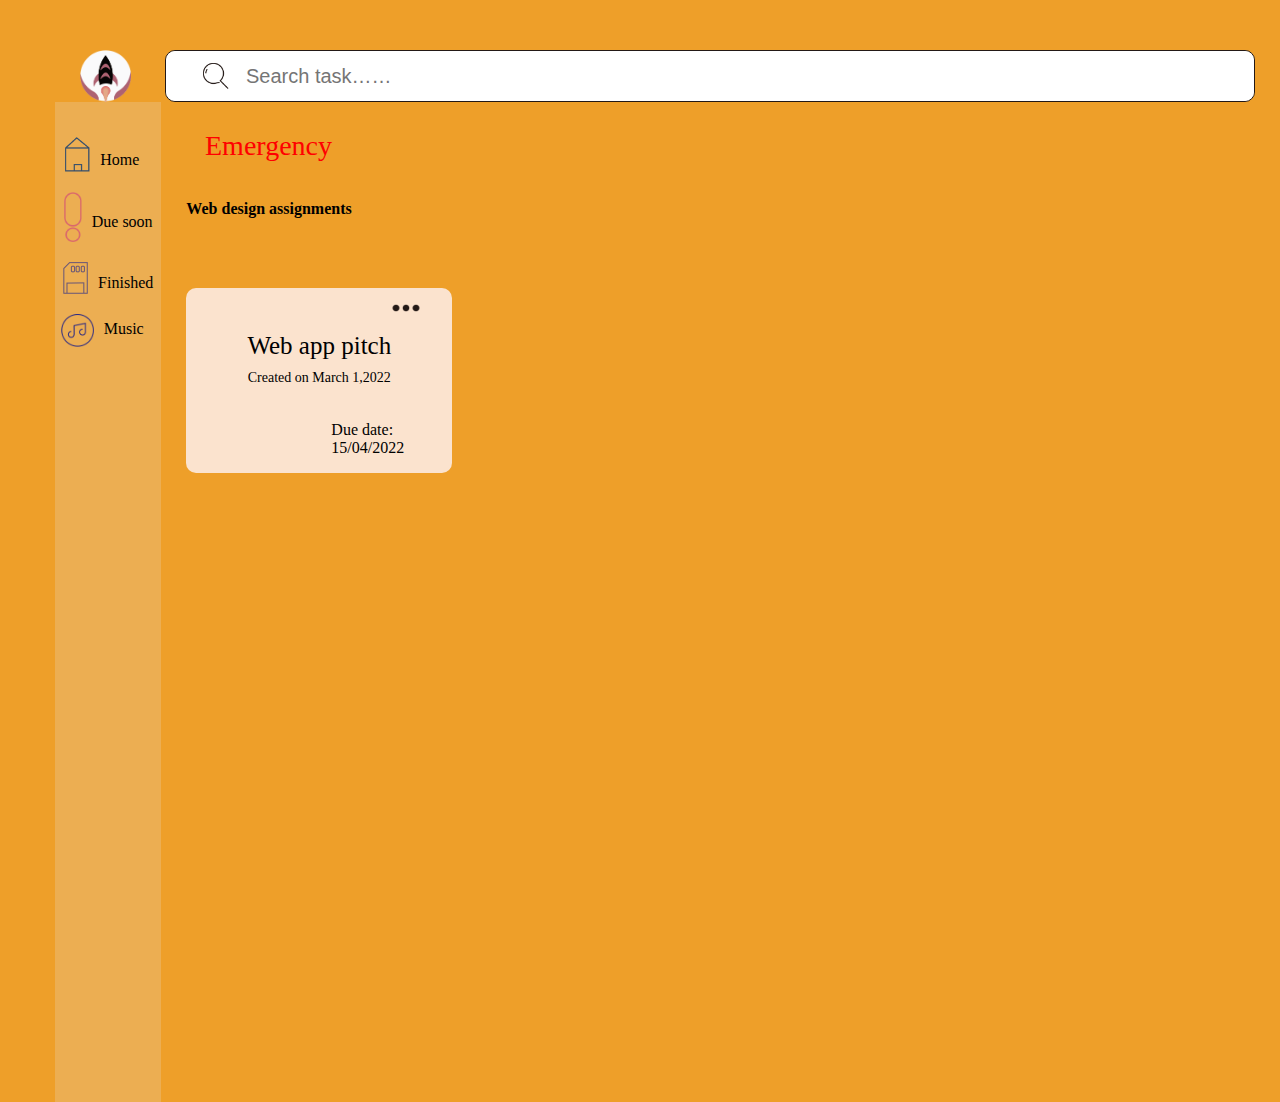
<file: admin/main/webAppPitch.html>
<!DOCTYPE html>
<html lang="en">
<head>
	<meta charset="UTF-8">
	<meta http-equiv="X-UA-Compatible" content="IE=edge">
	<meta name="viewport" content="width=device-width, initial-scale=1.0">
	<title>due soon</title>
	<link rel="stylesheet" href="../../js/modules/element-ui/css/index.css">
	<link rel="stylesheet" href="../../css/common.css">
	<link rel="stylesheet" href="../../css/webAppPitch.css">
</head>
<body>
	<div id="app">
			<!-- header Background bar -->
	<div class="headerBgc"></div>
	<div id="layoutBox">
		<!-- Set the location of the logo and search box in the header -->
		<div class="headerBox">
			<img src="../../images/pcimg/logo.png" alt="">
			<div class="inputBox">
				<img src="../../images/pcimg/search.png" alt="">
				<input type="text" placeholder="Search task……">
			</div>
			
		</div>
		<!-- Controls the header -->
		<div class="title">
			<div class="content">Emergency</div>
			 <div>
				<!--<div id="time" class="time">25:0</div>-->
				</div> 
		</div>
		<!-- The content part -->
		<!--Displays tasks that are due-->
		<div class="contentBox">
			<div class="contentLeft">
				<div @click="toHome" class="home" style="margin-left: -12px;">
					<img style="width: 25px;" src="../../images/pcimg/home.png" alt="">
					<span>Home</span>
				</div>
				<div class="home" id="toPitch">
					<img style="width: 18px;" src="../../images/pcimg/Exclamation point.png" alt="">
					<span>Due soon</span>
				</div>
				<div class="home" id="prototype">
					<img style="width: 25px;" src="../../images/pcimg/complete.png" alt="">
					<span>Finished</span>
				</div>
				<div @click="showMusicModal" class="home" id="prototype" style="margin-left: -12px;">
					<img style="width: 33px;" src="../../images/pcimg/yy.png" alt="">
					<span style="margin-top: -2px;">Music</span>
				</div>
			</div>
			<div class="contentRight">
				<div class="tabBox">
					<div class="title">Web design assignments</div>
					<div class="itemBox">
						<div class="item" style="background:#FBE3CE;margin-top: 50px;">
							<div><img class="showModal" src="../../images/pcimg/edit .png" alt=""></div>
							<div id="addTask" class="titleNick">Web app pitch</div>
							<div class="des">Created on March 1,2022</div>
							<div class="timeBox">
								<p>Due date:</p>
								<p>15/04/2022</p>
							</div>
						</div>
					</div>

				</div>
			</div>
		</div>

	</div>

	<!-- Edit for the task, displays the modal box for the edit task -->
	<div id="showModal">
		<div class="modalBox">
			<div class="item1">
				<span>Name:</span>
				<input type="text" placeholder="Enter the of the new task">
			</div>
			<div class="item2">
				<span style="margin-right: 0px;">Theme color:</span>
				<div class="colors">
					<div class="color1"></div>
					<div class="color2"></div>
					<div class="color3"></div>
					<div class="color4"></div>
					<div class="color5"></div>
					<div class="color6"></div>
					<div class="color7"></div>
					<div class="color8"></div>
				</div>
			</div>
			<div class="item3">
				<span>Due date:</span>
				<input type="text" placeholder="Input due date">
			</div>
		</div>
		<div class="clear">X</div>
	</div>
	<!-- Mask layer music control -->
	<div class="musicModal" v-if="isMusicTrue">
		<div class="musicBox">
		<audio id="audio" src="../../static/audio.mp3" autoplay>
			Your browser does not support the audio tag.
		</audio>
		<img src="../../images/pcimg/musicBgc.png" alt="">
		<!-- Type in the search box -->
		<div class="searchBox">
			<input type="text" placeholder="Search for songs artists">
			<span @click="hideMusicModal" id="clear">X</span>
		</div>
		<!-- The lyrics -->
		<div class="englishDes">
			<img src="../../images/pcimg/musicMsg.png" alt="">
		</div>
		<!-- Volume slider -->
		<div class="slider">
			<el-slider v-model="value2"></el-slider>
			</div>
		</div>
	</div>
	</div>

	<script src="../../js/modules/jquery.js"></script>
	<script src="../../js/modules/vue.min.js"></script>
	<script src="../../js/modules/element-ui/js/index.js"></script>
	<script src="./webAppPitch copy.js"></script>
	<script>
	
		$(function() {
			$("body").parent().css("overflow-y","hidden");
			$("body").parent().css("overflow-X","hidden");
			// Displays the modal box for the edit task
			$('.showModal').click(function() {
				$('#showModal').css('display','block')
			})
			//Hide the mode box for the edit task
			$('.clear').click(function() {
				$('#showModal').css('display','none')
			})
		})
	</script>
	<script>

			var toPitch = document.getElementById('toPitch');
			var prototype = document.getElementById('prototype');
			var addTask = document.getElementById('addTask');
			
			toPitch.onclick = function() {
				window.location.href = './webAppPitch.html'
			}
			prototype.onclick = function() {
				window.location.href = './webAppPrototype.html'
			}
			addTask.onclick = function() {
				window.location.href = './pitchDetail.html'
			}
		</script>
</body>
</html>
</file>
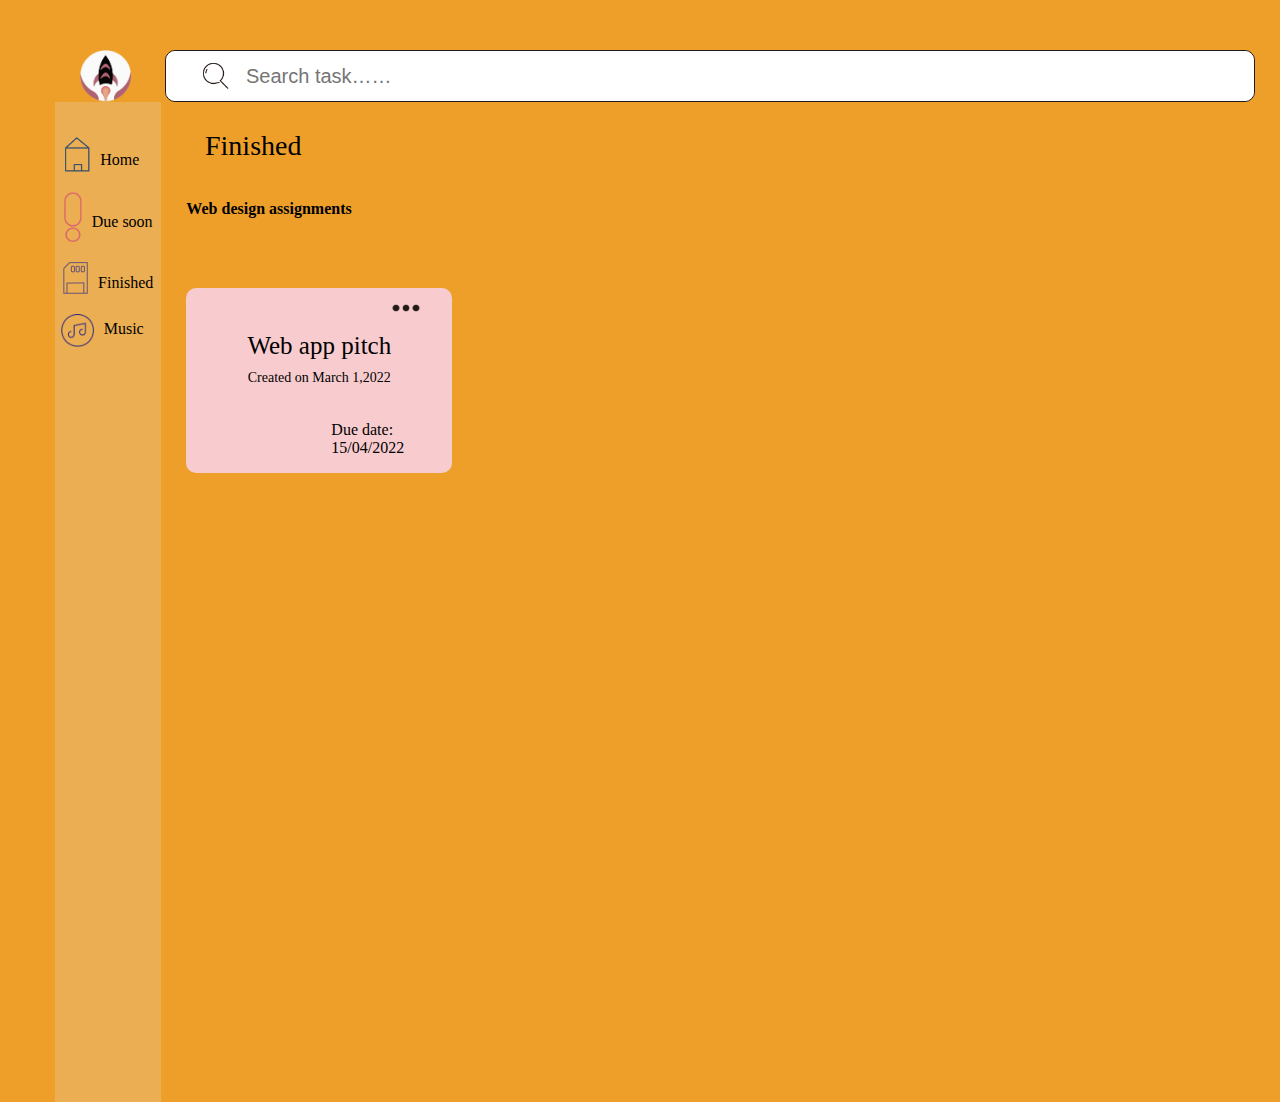
<file: admin/main/webAppPrototype.html>
<!DOCTYPE html>
<html lang="en">
<head>
	<meta charset="UTF-8">
	<meta http-equiv="X-UA-Compatible" content="IE=edge">
	<meta name="viewport" content="width=device-width, initial-scale=1.0">
	<title>due soon</title>
	<link rel="stylesheet" href="../../js/modules/element-ui/css/index.css">
	<link rel="stylesheet" href="../../css/common.css">
	<link rel="stylesheet" href="../../css/webAppPrototype.css">
</head>
<body>
	<div id="app">
			<!-- header Background bar -->
	<div class="headerBgc"></div>
	<div id="layoutBox">
		<!-- Set the location of the logo and search box in the header -->
		<div class="headerBox">
			<img src="../../images/pcimg/logo.png" alt="">
			<div class="inputBox">
				<img src="../../images/pcimg/search.png" alt="">
				<input type="text" placeholder="Search task……">
			</div>
			<!-- <img @click="nz" class="nz" src="../../images/pcimg/闹钟.png" alt="">-->
		</div>
		<!-- Controls the header -->
		<div class="title">
			<div class="content">Finished</div>
			 <div>
				<!--<div id="time" class="time">25:0</div>-->
			</div> 
		</div>
		<!-- The content part -->
		<!--Displays completed tasks-->
		<div class="contentBox">
			<div class="contentLeft">
				<div @click="toHome" class="home" style="margin-left: -12px;">
					<img style="width: 25px;" src="../../images/pcimg/home.png" alt="">
					<span>Home</span>
				</div>
				<div class="home" id="toPitch">
					<img style="width: 18px;" src="../../images/pcimg/Exclamation point.png" alt="">
					<span>Due soon</span>
				</div>
				<div class="home" id="prototype">
					<img style="width: 25px;" src="../../images/pcimg/complete.png" alt="">
					<span>Finished</span>
				</div>
				<div @click="showMusicModal" class="home" id="prototype" style="margin-left: -12px;">
					<img style="width: 33px;" src="../../images/pcimg/yy.png" alt="">
					<span style="margin-top: -2px;">Music</span>
				</div>
			</div>
			<div class="contentRight">
				<div class="tabBox">
					<div class="title">Web design assignments</div>
					<div class="itemBox">
						<div class="item" style="background:#F8CCCF;margin-top: 50px;">
							<div><img class="showModal" src="../../images/pcimg/edit .png" alt=""></div>
							<div id="addTask" class="titleNick">Web app pitch</div>
							<div class="des">Created on March 1,2022</div>
							<div class="timeBox">
								<p>Due date:</p>
								<p>15/04/2022</p>
							</div>
						</div>
					</div>

				</div>
			</div>
		</div>

	</div>

	<!-- Edit for the task, displays the modal box for the edit task -->
	<div id="showModal">
		<div class="modalBox">
			<div class="item1">
				<span>Name:</span>
				<input type="text" placeholder="Enter the of the new task">
			</div>
			<div class="item2">
				<span style="margin-right: 0px;">Theme color:</span>
				<div class="colors">
					<div class="color1"></div>
					<div class="color2"></div>
					<div class="color3"></div>
					<div class="color4"></div>
					<div class="color5"></div>
					<div class="color6"></div>
					<div class="color7"></div>
					<div class="color8"></div>
				</div>
			</div>
			<div class="item3">
				<span>Due date:</span>
				<input type="text" placeholder="Input due date">
			</div>
		</div>
		<div class="clear">X</div>
	</div>
	<!-- Mask layer music control -->
	<div class="musicModal" v-if="isMusicTrue">
		<div class="musicBox">
		<audio id="audio" src="../../static/audio.mp3" autoplay>
			Your browser does not support the audio tag.
		</audio>
		<img src="../../images/pcimg/musicBgc.png" alt="">
		<!-- Type in the search box -->
		<div class="searchBox">
			<input type="text" placeholder="Search for songs artists">
			<span @click="hideMusicModal" id="clear">X</span>
		</div>
		<!-- The lyrics -->
		<div class="englishDes">
			<img src="../../images/pcimg/musicMsg.png" alt="">
		</div>
		<!-- Volume slider -->
		<div class="slider">
			<el-slider v-model="value2"></el-slider>
			</div>
		</div>
	</div>
	</div>

	<script src="../../js/modules/jquery.js"></script>
	<script src="../../js/modules/vue.min.js"></script>
	<script src="../../js/modules/element-ui/js/index.js"></script>
	<script src="./webAppPrototype.js"></script>
	<script>
	
		$(function() {
			$("body").parent().css("overflow-y","hidden");
			$("body").parent().css("overflow-X","hidden");
			// Displays the modal box for the edit task
			$('.showModal').click(function() {
				$('#showModal').css('display','block')
			})
			//Hide the mode box for the edit task
			$('.clear').click(function() {
				$('#showModal').css('display','none')
			})
		})
	</script>
	<script>

			var toPitch = document.getElementById('toPitch');
			var prototype = document.getElementById('prototype');
			var addTask = document.getElementById('addTask');
 
		
			toPitch.onclick = function() {
				window.location.href = './webAppPitch.html'
			}
			prototype.onclick = function() {
				window.location.href = './webAppPrototype.html'
			}
			addTask.onclick = function() {
				window.location.href = './pitchDetail.html'
			}
		</script>
</body>
</html>
</file>
<file: css/common.css>
* {
  margin: 0;
  padding: 0;
}

html,
body {
  width: 100%;
  height: 100%;
  background-color: #ee9f29;
}
</file>
<file: css/mindex.css>
#layoutBox {
  position: relative;
}
#layoutBox .header {
  width: 100%;
  height: 150px;
  display: flex;
  align-items: center;
  margin-left: 8%;
}
#layoutBox .header img {
  width: 15%;
  height: 40%;
}
#layoutBox .header span {
  margin-top: 50rpx;
  margin-left: 15px;
  font-size: 20px;
  font-weight: bold;
}
#layoutBox .nav {
  width: 100%;
  padding: 0 30px;
  margin-top: -20px;
}
#layoutBox .nav ul {
  list-style: none;
  display: flex;
  justify-content: space-between;
}
#layoutBox .nav ul li {
  font-size: 15px;
  font-weight: bold;
}
#layoutBox .engDes {
  width: 100%;
  display: flex;
  justify-content: center;
  margin-top: 40px;
}
#layoutBox .engDes img {
  width: 85%;
  text-align: center;
  margin: 0 auto;
}
#layoutBox .loginBox {
  width: 80%;
  height: 180px;
  background-color: #F7F5CA;
  border-radius: 10px;
  margin: 0 auto;
  position: absolute;
  top: 50%;
  left: 10%;
}
#layoutBox .loginBox .clear {
  width: 30px;
  height: 30px;
  line-height: 30px;
  text-align: center;
  background-color: #fff;
  border-radius: 50%;
  position: absolute;
  right: 20px;
  top: 15px;
}
#layoutBox .loginBox .logoImg img {
  width: 90px;
  margin-left: 20px;
  margin-top: 20px;
}
#layoutBox .loginBox .input1 {
  width: 70%;
  height: 40px;
  margin: 0 auto;
  background-color: #fff;
  margin-top: 20px;
  border-radius: 20px;
}
#layoutBox .loginBox .input1 input {
  border: none;
  outline: none;
  width: 100%;
  height: 100%;
  border-radius: 20px;
  font-size: 10px;
  padding: 0 20px;
}
#layoutBox .loginBox .input2 {
  width: 35%;
  height: 40px;
  margin-left: 180px;
  background-color: #fff;
  margin-top: 20px;
  border-radius: 20px;
}
#layoutBox .loginBox .input2 input {
  border: none;
  outline: none;
  width: 100%;
  height: 100%;
  border-radius: 20px;
  font-size: 10px;
  text-align: center;
  padding: 0 5px;
}
#layoutBox .footerBox {
  width: 100%;
  height: 50px;
  position: fixed;
  bottom: 0;
  left: 0;
}
#layoutBox .footerBox img {
  width: 100%;
  height: 100%;
}
#layoutBox .footerImg img {
  width: 75%;
  margin-left: 50%;
  transform: translateX(-50%);
  margin-top: 70px;
}
</file>
<file: css/pcindex.css>
@media screen and (min-width: 1200px) {
  #layoutBox {
    position: relative;
    width: 1170px;
    height: 500px;
    margin: 0 auto;
  }
  #layoutBox .nav {
    width: 100%;
  }
  #layoutBox .nav ul {
    display: flex;
    list-style: none;
    font-size: 18px;
    font-weight: bold;
    position: absolute;
    right: 0;
    top: 50px;
    cursor: pointer;
  }
  #layoutBox .nav ul li {
    margin-right: 25px;
  }
  #layoutBox .header {
    margin-top: 40px;
  }
  #layoutBox .header img {
    height: 80px;
  }
  #layoutBox .header span {
    font-size: 22px;
    font-weight: bold;
    position: relative;
    top: 5px;
    left: 20px;
  }
  #layoutBox .engDesBox {
    width: 100%;
    height: 200px;
    background-color: #fff;
    margin-top: 120px;
    padding: 0 40px;
  }
  #layoutBox .engDesBox img {
    width: 100%;
    height: 100%;
  }
  #layoutBox .footer {
    width: 100%;
    height: 100px;
    background-color: #ecae52;
    position: fixed;
    bottom: 0;
    left: 0;
  }
  #layoutBox .footer .row1 {
    width: 100%;
    height: 60px;
    line-height: 60px;
    border-bottom: 1px solid #ecae52;
    margin-left: 1050px;
  }
  #layoutBox .footer .row1 ul {
    list-style: none;
    font-weight: bold;
    font-size: 18px;
    display: flex;
  }
  #layoutBox .footer .row1 ul li {
    margin-right: 20px;
  }
  #layoutBox .footer .row2 {
    width: 100%;
    height: 40px;
    line-height: 40px;
    display: flex;
    justify-content: space-between;
    padding: 0 170px;
  }
  #layoutBox .login {
    width: 420px;
    height: 220px;
    background-color: #F7F5CA;
    border-radius: 20px;
    margin-top: 150px;
    cursor: pointer;
    position: absolute;
    top: 50%;
    left: 50%;
    transform: translate(-50%, -50%);
  }
  #layoutBox .login .loginBox {
    position: relative;
  }
  #layoutBox .login .loginBox img {
    width: 100px;
    margin-top: 20px;
    position: absolute;
    left: 30px;
  }
  #layoutBox .login .loginBox .loginInput1 {
    width: 60%;
    height: 60px;
    position: absolute;
    top: 60px;
    left: 50%;
    transform: translateX(-50%);
    background-color: #fff;
    border-radius: 50px;
  }
  #layoutBox .login .loginBox .loginInput1 input {
    width: 100%;
    height: 100%;
    border-radius: 50px;
    border: none;
    outline: none;
    padding: 0 10px;
    font-size: 10px;
    text-align: center;
  }
  #layoutBox .login .loginBox .loginInput2 {
    cursor: pointer;
    width: 30%;
    height: 60px;
    position: absolute;
    top: 135px;
    right: 40px;
    background-color: #fff;
    border-radius: 50px;
  }
  #layoutBox .login .loginBox .loginInput2 input {
    width: 100%;
    height: 100%;
    border-radius: 50px;
    border: none;
    outline: none;
    padding: 0 10px;
    font-size: 10px;
    text-align: center;
  }
  #layoutBox .login .clear {
    width: 30px;
    height: 30px;
    line-height: 30px;
    background-color: #fff;
    border-radius: 50%;
    text-align: center;
    position: absolute;
    top: 20px;
    right: 20px;
  }
}
</file>
<file: css/timeDetail.css>
@media screen and (min-width: 1200px) {
  #layoutBox {
    position: relative;
    width: 1170px;
    height: 500px;
    margin: 0 auto;
  }
  #layoutBox .timeBox {
    width: 100%;
    height: 450px;
    margin-top: 20px;
    display: flex;
  }
  #layoutBox .timeBox .leftBox {
    width: 60%;
    height: 100%;
    padding: 0 20px;
  }
  #layoutBox .timeBox .leftBox .topItem {
    width: 100%;
    height: 180px;
    border: 1px solid #424E52;
    border-radius: 10px;
    margin-bottom: 30px;
    display: flex;
  }
  #layoutBox .timeBox .leftBox .topItem .resetBtn {
    width: 60px;
    height: 20px;
    line-height: 20px;
    border-radius: 20px;
    border: 1px solid #D76142;
    background-color: #DCDDDD;
    text-align: center;
    font-size: 13px;
    margin-top: 40px;
    margin-left: 40px;
  }
  #layoutBox .timeBox .leftBox .topItem .img img {
    width: 40px;
    margin-top: 40px;
    margin-left: 80px;
  }
  #layoutBox .timeBox .leftBox .topItem .tiemBtn {
    margin-top: 40px;
    margin-left: 100px;
    width: 150px;
  }
  #layoutBox .timeBox .leftBox .topItem .tiemBtn .ms {
    width: 80px;
    height: 35px;
    line-height: 35px;
    text-align: center;
    border: 3px solid #E60013;
    border-radius: 20px;
    color: #E60013;
  }
  #layoutBox .timeBox .leftBox .topItem .tiemBtn .btn {
    display: flex;
    margin-top: 10px;
    margin-left: -20px;
  }
  #layoutBox .timeBox .leftBox .topItem .tiemBtn .btn .startBtn {
    width: 60px;
    height: 20px;
    line-height: 20px;
    border-radius: 20px;
    border: 1px solid #D76142;
    background-color: #DCDDDD;
    text-align: center;
    font-size: 13px;
  }
  #layoutBox .timeBox .leftBox .topItem .tiemBtn .btn .endBtn {
    width: 60px;
    height: 20px;
    line-height: 20px;
    border-radius: 20px;
    border: 1px solid #D76142;
    background-color: #DCDDDD;
    text-align: center;
    font-size: 13px;
  }
  #layoutBox .timeBox .leftBox .topItem .timeDes {
    margin-top: 45px;
    margin-left: 30px;
    font-size: 20px;
  }
  #layoutBox .timeBox .leftBox .bottomItem {
    width: 100%;
    height: 180px;
    border: 1px solid #424E52;
    border-radius: 10px;
    display: flex;
  }
  #layoutBox .timeBox .leftBox .bottomItem .resetBtn {
    width: 60px;
    height: 20px;
    line-height: 20px;
    border-radius: 20px;
    border: 1px solid #D76142;
    background-color: #DCDDDD;
    text-align: center;
    font-size: 13px;
    margin-top: 40px;
    margin-left: 40px;
  }
  #layoutBox .timeBox .leftBox .bottomItem .img img {
    width: 40px;
    margin-top: 40px;
    margin-left: 80px;
  }
  #layoutBox .timeBox .leftBox .bottomItem .tiemBtn {
    margin-top: 40px;
    margin-left: 100px;
    width: 150px;
  }
  #layoutBox .timeBox .leftBox .bottomItem .tiemBtn .ms {
    width: 80px;
    height: 35px;
    line-height: 35px;
    text-align: center;
    border: 3px solid #E60013;
    border-radius: 20px;
    color: #E60013;
  }
  #layoutBox .timeBox .leftBox .bottomItem .tiemBtn .btn {
    display: flex;
    margin-top: 10px;
    margin-left: -20px;
  }
  #layoutBox .timeBox .leftBox .bottomItem .tiemBtn .btn .startBtn {
    width: 60px;
    height: 20px;
    line-height: 20px;
    border-radius: 20px;
    border: 1px solid #D76142;
    background-color: #DCDDDD;
    text-align: center;
    font-size: 13px;
  }
  #layoutBox .timeBox .leftBox .bottomItem .tiemBtn .btn .endBtn {
    width: 60px;
    height: 20px;
    line-height: 20px;
    border-radius: 20px;
    border: 1px solid #D76142;
    background-color: #DCDDDD;
    text-align: center;
    font-size: 13px;
  }
  #layoutBox .timeBox .leftBox .bottomItem .timeDes {
    margin-top: 45px;
    margin-left: 30px;
    font-size: 20px;
  }
  #layoutBox .timeBox .rightBox {
    width: 40%;
    height: 100%;
  }
  #layoutBox .timeBox .rightBox .delModalBox {
    width: 250px;
    height: 380px;
    border: 10px solid #E60013;
    border-radius: 15px;
    margin-left: 80px;
    background-color: #F7F7F8;
  }
  #layoutBox .timeBox .rightBox .delModalBox .row1 {
    width: 80%;
    height: 60px;
    border: 5px solid #E60013;
    border-radius: 15px;
    margin: 20px auto;
  }
  #layoutBox .timeBox .rightBox .delModalBox .row1 p {
    font-size: 12px;
    text-align: center;
  }
  #layoutBox .timeBox .rightBox .delModalBox .row1 p:nth-child(1) {
    margin-top: 10px;
  }
  #layoutBox .timeBox .rightBox .delModalBox .row1 p:nth-child(2) {
    margin-top: 8px;
    margin-left: -8px;
  }
  #layoutBox .timeBox .rightBox .delModalBox .row2 {
    width: 80%;
    height: 60px;
    border: 5px solid #E60013;
    border-radius: 15px;
    margin: 20px auto;
  }
  #layoutBox .timeBox .rightBox .delModalBox .row2 p {
    font-size: 12px;
    text-align: center;
  }
  #layoutBox .timeBox .rightBox .delModalBox .row2 p:nth-child(1) {
    margin-top: 10px;
  }
  #layoutBox .timeBox .rightBox .delModalBox .row2 p:nth-child(2) {
    margin-top: 8px;
    margin-left: -8px;
  }
  #layoutBox .timeBox .rightBox .delModalBox .row3 {
    width: 80%;
    height: 60px;
    border: 5px solid #E60013;
    border-radius: 15px;
    margin: 20px auto;
  }
  #layoutBox .timeBox .rightBox .delModalBox .row3 p {
    font-size: 12px;
    text-align: center;
  }
  #layoutBox .timeBox .rightBox .delModalBox .row3 p:nth-child(1) {
    margin-top: 10px;
  }
  #layoutBox .timeBox .rightBox .delModalBox .row3 p:nth-child(2) {
    margin-top: 8px;
    margin-left: -8px;
  }
  #layoutBox .timeBox .rightBox .delModalBox .row4 {
    width: 80%;
    height: 60px;
    border: 5px solid #E60013;
    border-radius: 15px;
    margin: 20px auto;
  }
  #layoutBox .timeBox .rightBox .delModalBox .row4 p {
    font-size: 12px;
    text-align: center;
  }
  #layoutBox .timeBox .rightBox .delModalBox .row4 p:nth-child(1) {
    margin-top: 10px;
  }
  #layoutBox .timeBox .rightBox .delModalBox .row4 p:nth-child(2) {
    margin-top: 8px;
    margin-left: -8px;
  }
  #layoutBox .imgInfo {
    width: 300px;
    margin-left: 80px;
  }
  #layoutBox .footerTime {
    margin-top: 20px;
  }
  #layoutBox .footerTime .topItem {
    width: 100%;
    height: 180px;
    border: 1px solid #424E52;
    border-radius: 10px;
    margin-bottom: 30px;
    display: flex;
  }
  #layoutBox .footerTime .topItem .resetBtn {
    width: 60px;
    height: 20px;
    line-height: 20px;
    border-radius: 20px;
    border: 1px solid #D76142;
    background-color: #DCDDDD;
    text-align: center;
    font-size: 13px;
    margin-top: 60px;
    margin-left: 65px;
  }
  #layoutBox .footerTime .topItem .img img {
    width: 40px;
    margin-top: 60px;
    margin-left: 80px;
  }
  #layoutBox .footerTime .topItem .tiemBtn {
    margin-top: 60px;
    margin-left: 100px;
    width: 150px;
  }
  #layoutBox .footerTime .topItem .tiemBtn .ms {
    width: 80px;
    height: 35px;
    line-height: 35px;
    text-align: center;
    border: 3px solid #E60013;
    border-radius: 20px;
    color: #E60013;
  }
  #layoutBox .footerTime .topItem .tiemBtn .btn {
    display: flex;
    margin-top: 10px;
    margin-left: -20px;
  }
  #layoutBox .footerTime .topItem .tiemBtn .btn .startBtn {
    width: 60px;
    height: 20px;
    line-height: 20px;
    border-radius: 20px;
    border: 1px solid #D76142;
    background-color: #DCDDDD;
    text-align: center;
    font-size: 13px;
  }
  #layoutBox .footerTime .topItem .tiemBtn .btn .endBtn {
    width: 60px;
    height: 20px;
    line-height: 20px;
    border-radius: 20px;
    border: 1px solid #D76142;
    background-color: #DCDDDD;
    text-align: center;
    font-size: 13px;
  }
  #layoutBox .footerTime .topItem .timeDes {
    margin-top: 60px;
    margin-left: 30px;
    font-size: 20px;
  }
  #layoutBox .footerTime .topItem .englishDes {
    width: 460px;
    height: 60px;
    border: 1px solid #312A29;
    border-radius: 10px;
    margin-top: 20px;
    margin-left: 30px;
    font-size: 12px;
    text-align: center;
    padding: 40px 20px;
  }
}
</file>
<file: js/modules/element-ui/css/index.css>
@charset "UTF-8";

.el-pagination--small .arrow.disabled,
.el-table .hidden-columns,
.el-table td.is-hidden>*,
.el-table th.is-hidden>*,
.el-table--hidden {
	visibility: hidden
}

.el-input__suffix,
.el-tree.is-dragging .el-tree-node__content * {
	pointer-events: none
}

.el-dropdown .el-dropdown-selfdefine:focus:active,
.el-dropdown .el-dropdown-selfdefine:focus:not(.focusing),
.el-message__closeBtn:focus,
.el-message__content:focus,
.el-popover:focus,
.el-popover:focus:active,
.el-popover__reference:focus:hover,
.el-popover__reference:focus:not(.focusing),
.el-rate:active,
.el-rate:focus,
.el-tooltip:focus:hover,
.el-tooltip:focus:not(.focusing),
.el-upload-list__item.is-success:active,
.el-upload-list__item.is-success:not(.focusing):focus {
	outline-width: 0
}

@font-face {
	font-family: element-icons;
	src: url(fonts/element-icons.woff) format("woff"), url(fonts/element-icons.ttf) format("truetype");
	font-weight: 400;
	font-display: "auto";
	font-style: normal
}

[class*=" el-icon-"],
[class^=el-icon-] {
	font-family: element-icons !important;
	speak: none;
	font-style: normal;
	font-weight: 400;
	font-variant: normal;
	text-transform: none;
	line-height: 1;
	vertical-align: baseline;
	display: inline-block;
	-webkit-font-smoothing: antialiased;
	-moz-osx-font-smoothing: grayscale
}

.el-icon-ice-cream-round:before {
	content: "\e6a0"
}

.el-icon-ice-cream-square:before {
	content: "\e6a3"
}

.el-icon-lollipop:before {
	content: "\e6a4"
}

.el-icon-potato-strips:before {
	content: "\e6a5"
}

.el-icon-milk-tea:before {
	content: "\e6a6"
}

.el-icon-ice-drink:before {
	content: "\e6a7"
}

.el-icon-ice-tea:before {
	content: "\e6a9"
}

.el-icon-coffee:before {
	content: "\e6aa"
}

.el-icon-orange:before {
	content: "\e6ab"
}

.el-icon-pear:before {
	content: "\e6ac"
}

.el-icon-apple:before {
	content: "\e6ad"
}

.el-icon-cherry:before {
	content: "\e6ae"
}

.el-icon-watermelon:before {
	content: "\e6af"
}

.el-icon-grape:before {
	content: "\e6b0"
}

.el-icon-refrigerator:before {
	content: "\e6b1"
}

.el-icon-goblet-square-full:before {
	content: "\e6b2"
}

.el-icon-goblet-square:before {
	content: "\e6b3"
}

.el-icon-goblet-full:before {
	content: "\e6b4"
}

.el-icon-goblet:before {
	content: "\e6b5"
}

.el-icon-cold-drink:before {
	content: "\e6b6"
}

.el-icon-coffee-cup:before {
	content: "\e6b8"
}

.el-icon-water-cup:before {
	content: "\e6b9"
}

.el-icon-hot-water:before {
	content: "\e6ba"
}

.el-icon-ice-cream:before {
	content: "\e6bb"
}

.el-icon-dessert:before {
	content: "\e6bc"
}

.el-icon-sugar:before {
	content: "\e6bd"
}

.el-icon-tableware:before {
	content: "\e6be"
}

.el-icon-burger:before {
	content: "\e6bf"
}

.el-icon-knife-fork:before {
	content: "\e6c1"
}

.el-icon-fork-spoon:before {
	content: "\e6c2"
}

.el-icon-chicken:before {
	content: "\e6c3"
}

.el-icon-food:before {
	content: "\e6c4"
}

.el-icon-dish-1:before {
	content: "\e6c5"
}

.el-icon-dish:before {
	content: "\e6c6"
}

.el-icon-moon-night:before {
	content: "\e6ee"
}

.el-icon-moon:before {
	content: "\e6f0"
}

.el-icon-cloudy-and-sunny:before {
	content: "\e6f1"
}

.el-icon-partly-cloudy:before {
	content: "\e6f2"
}

.el-icon-cloudy:before {
	content: "\e6f3"
}

.el-icon-sunny:before {
	content: "\e6f6"
}

.el-icon-sunset:before {
	content: "\e6f7"
}

.el-icon-sunrise-1:before {
	content: "\e6f8"
}

.el-icon-sunrise:before {
	content: "\e6f9"
}

.el-icon-heavy-rain:before {
	content: "\e6fa"
}

.el-icon-lightning:before {
	content: "\e6fb"
}

.el-icon-light-rain:before {
	content: "\e6fc"
}

.el-icon-wind-power:before {
	content: "\e6fd"
}

.el-icon-baseball:before {
	content: "\e712"
}

.el-icon-soccer:before {
	content: "\e713"
}

.el-icon-football:before {
	content: "\e715"
}

.el-icon-basketball:before {
	content: "\e716"
}

.el-icon-ship:before {
	content: "\e73f"
}

.el-icon-truck:before {
	content: "\e740"
}

.el-icon-bicycle:before {
	content: "\e741"
}

.el-icon-mobile-phone:before {
	content: "\e6d3"
}

.el-icon-service:before {
	content: "\e6d4"
}

.el-icon-key:before {
	content: "\e6e2"
}

.el-icon-unlock:before {
	content: "\e6e4"
}

.el-icon-lock:before {
	content: "\e6e5"
}

.el-icon-watch:before {
	content: "\e6fe"
}

.el-icon-watch-1:before {
	content: "\e6ff"
}

.el-icon-timer:before {
	content: "\e702"
}

.el-icon-alarm-clock:before {
	content: "\e703"
}

.el-icon-map-location:before {
	content: "\e704"
}

.el-icon-delete-location:before {
	content: "\e705"
}

.el-icon-add-location:before {
	content: "\e706"
}

.el-icon-location-information:before {
	content: "\e707"
}

.el-icon-location-outline:before {
	content: "\e708"
}

.el-icon-location:before {
	content: "\e79e"
}

.el-icon-place:before {
	content: "\e709"
}

.el-icon-discover:before {
	content: "\e70a"
}

.el-icon-first-aid-kit:before {
	content: "\e70b"
}

.el-icon-trophy-1:before {
	content: "\e70c"
}

.el-icon-trophy:before {
	content: "\e70d"
}

.el-icon-medal:before {
	content: "\e70e"
}

.el-icon-medal-1:before {
	content: "\e70f"
}

.el-icon-stopwatch:before {
	content: "\e710"
}

.el-icon-mic:before {
	content: "\e711"
}

.el-icon-copy-document:before {
	content: "\e718"
}

.el-icon-full-screen:before {
	content: "\e719"
}

.el-icon-switch-button:before {
	content: "\e71b"
}

.el-icon-aim:before {
	content: "\e71c"
}

.el-icon-crop:before {
	content: "\e71d"
}

.el-icon-odometer:before {
	content: "\e71e"
}

.el-icon-time:before {
	content: "\e71f"
}

.el-icon-bangzhu:before {
	content: "\e724"
}

.el-icon-close-notification:before {
	content: "\e726"
}

.el-icon-microphone:before {
	content: "\e727"
}

.el-icon-turn-off-microphone:before {
	content: "\e728"
}

.el-icon-position:before {
	content: "\e729"
}

.el-icon-postcard:before {
	content: "\e72a"
}

.el-icon-message:before {
	content: "\e72b"
}

.el-icon-chat-line-square:before {
	content: "\e72d"
}

.el-icon-chat-dot-square:before {
	content: "\e72e"
}

.el-icon-chat-dot-round:before {
	content: "\e72f"
}

.el-icon-chat-square:before {
	content: "\e730"
}

.el-icon-chat-line-round:before {
	content: "\e731"
}

.el-icon-chat-round:before {
	content: "\e732"
}

.el-icon-set-up:before {
	content: "\e733"
}

.el-icon-turn-off:before {
	content: "\e734"
}

.el-icon-open:before {
	content: "\e735"
}

.el-icon-connection:before {
	content: "\e736"
}

.el-icon-link:before {
	content: "\e737"
}

.el-icon-cpu:before {
	content: "\e738"
}

.el-icon-thumb:before {
	content: "\e739"
}

.el-icon-female:before {
	content: "\e73a"
}

.el-icon-male:before {
	content: "\e73b"
}

.el-icon-guide:before {
	content: "\e73c"
}

.el-icon-news:before {
	content: "\e73e"
}

.el-icon-price-tag:before {
	content: "\e744"
}

.el-icon-discount:before {
	content: "\e745"
}

.el-icon-wallet:before {
	content: "\e747"
}

.el-icon-coin:before {
	content: "\e748"
}

.el-icon-money:before {
	content: "\e749"
}

.el-icon-bank-card:before {
	content: "\e74a"
}

.el-icon-box:before {
	content: "\e74b"
}

.el-icon-present:before {
	content: "\e74c"
}

.el-icon-sell:before {
	content: "\e6d5"
}

.el-icon-sold-out:before {
	content: "\e6d6"
}

.el-icon-shopping-bag-2:before {
	content: "\e74d"
}

.el-icon-shopping-bag-1:before {
	content: "\e74e"
}

.el-icon-shopping-cart-2:before {
	content: "\e74f"
}

.el-icon-shopping-cart-1:before {
	content: "\e750"
}

.el-icon-shopping-cart-full:before {
	content: "\e751"
}

.el-icon-smoking:before {
	content: "\e752"
}

.el-icon-no-smoking:before {
	content: "\e753"
}

.el-icon-house:before {
	content: "\e754"
}

.el-icon-table-lamp:before {
	content: "\e755"
}

.el-icon-school:before {
	content: "\e756"
}

.el-icon-office-building:before {
	content: "\e757"
}

.el-icon-toilet-paper:before {
	content: "\e758"
}

.el-icon-notebook-2:before {
	content: "\e759"
}

.el-icon-notebook-1:before {
	content: "\e75a"
}

.el-icon-files:before {
	content: "\e75b"
}

.el-icon-collection:before {
	content: "\e75c"
}

.el-icon-receiving:before {
	content: "\e75d"
}

.el-icon-suitcase-1:before {
	content: "\e760"
}

.el-icon-suitcase:before {
	content: "\e761"
}

.el-icon-film:before {
	content: "\e763"
}

.el-icon-collection-tag:before {
	content: "\e765"
}

.el-icon-data-analysis:before {
	content: "\e766"
}

.el-icon-pie-chart:before {
	content: "\e767"
}

.el-icon-data-board:before {
	content: "\e768"
}

.el-icon-data-line:before {
	content: "\e76d"
}

.el-icon-reading:before {
	content: "\e769"
}

.el-icon-magic-stick:before {
	content: "\e76a"
}

.el-icon-coordinate:before {
	content: "\e76b"
}

.el-icon-mouse:before {
	content: "\e76c"
}

.el-icon-brush:before {
	content: "\e76e"
}

.el-icon-headset:before {
	content: "\e76f"
}

.el-icon-umbrella:before {
	content: "\e770"
}

.el-icon-scissors:before {
	content: "\e771"
}

.el-icon-mobile:before {
	content: "\e773"
}

.el-icon-attract:before {
	content: "\e774"
}

.el-icon-monitor:before {
	content: "\e775"
}

.el-icon-search:before {
	content: "\e778"
}

.el-icon-takeaway-box:before {
	content: "\e77a"
}

.el-icon-paperclip:before {
	content: "\e77d"
}

.el-icon-printer:before {
	content: "\e77e"
}

.el-icon-document-add:before {
	content: "\e782"
}

.el-icon-document:before {
	content: "\e785"
}

.el-icon-document-checked:before {
	content: "\e786"
}

.el-icon-document-copy:before {
	content: "\e787"
}

.el-icon-document-delete:before {
	content: "\e788"
}

.el-icon-document-remove:before {
	content: "\e789"
}

.el-icon-tickets:before {
	content: "\e78b"
}

.el-icon-folder-checked:before {
	content: "\e77f"
}

.el-icon-folder-delete:before {
	content: "\e780"
}

.el-icon-folder-remove:before {
	content: "\e781"
}

.el-icon-folder-add:before {
	content: "\e783"
}

.el-icon-folder-opened:before {
	content: "\e784"
}

.el-icon-folder:before {
	content: "\e78a"
}

.el-icon-edit-outline:before {
	content: "\e764"
}

.el-icon-edit:before {
	content: "\e78c"
}

.el-icon-date:before {
	content: "\e78e"
}

.el-icon-c-scale-to-original:before {
	content: "\e7c6"
}

.el-icon-view:before {
	content: "\e6ce"
}

.el-icon-loading:before {
	content: "\e6cf"
}

.el-icon-rank:before {
	content: "\e6d1"
}

.el-icon-sort-down:before {
	content: "\e7c4"
}

.el-icon-sort-up:before {
	content: "\e7c5"
}

.el-icon-sort:before {
	content: "\e6d2"
}

.el-icon-finished:before {
	content: "\e6cd"
}

.el-icon-refresh-left:before {
	content: "\e6c7"
}

.el-icon-refresh-right:before {
	content: "\e6c8"
}

.el-icon-refresh:before {
	content: "\e6d0"
}

.el-icon-video-play:before {
	content: "\e7c0"
}

.el-icon-video-pause:before {
	content: "\e7c1"
}

.el-icon-d-arrow-right:before {
	content: "\e6dc"
}

.el-icon-d-arrow-left:before {
	content: "\e6dd"
}

.el-icon-arrow-up:before {
	content: "\e6e1"
}

.el-icon-arrow-down:before {
	content: "\e6df"
}

.el-icon-arrow-right:before {
	content: "\e6e0"
}

.el-icon-arrow-left:before {
	content: "\e6de"
}

.el-icon-top-right:before {
	content: "\e6e7"
}

.el-icon-top-left:before {
	content: "\e6e8"
}

.el-icon-top:before {
	content: "\e6e6"
}

.el-icon-bottom:before {
	content: "\e6eb"
}

.el-icon-right:before {
	content: "\e6e9"
}

.el-icon-back:before {
	content: "\e6ea"
}

.el-icon-bottom-right:before {
	content: "\e6ec"
}

.el-icon-bottom-left:before {
	content: "\e6ed"
}

.el-icon-caret-top:before {
	content: "\e78f"
}

.el-icon-caret-bottom:before {
	content: "\e790"
}

.el-icon-caret-right:before {
	content: "\e791"
}

.el-icon-caret-left:before {
	content: "\e792"
}

.el-icon-d-caret:before {
	content: "\e79a"
}

.el-icon-share:before {
	content: "\e793"
}

.el-icon-menu:before {
	content: "\e798"
}

.el-icon-s-grid:before {
	content: "\e7a6"
}

.el-icon-s-check:before {
	content: "\e7a7"
}

.el-icon-s-data:before {
	content: "\e7a8"
}

.el-icon-s-opportunity:before {
	content: "\e7aa"
}

.el-icon-s-custom:before {
	content: "\e7ab"
}

.el-icon-s-claim:before {
	content: "\e7ad"
}

.el-icon-s-finance:before {
	content: "\e7ae"
}

.el-icon-s-comment:before {
	content: "\e7af"
}

.el-icon-s-flag:before {
	content: "\e7b0"
}

.el-icon-s-marketing:before {
	content: "\e7b1"
}

.el-icon-s-shop:before {
	content: "\e7b4"
}

.el-icon-s-open:before {
	content: "\e7b5"
}

.el-icon-s-management:before {
	content: "\e7b6"
}

.el-icon-s-ticket:before {
	content: "\e7b7"
}

.el-icon-s-release:before {
	content: "\e7b8"
}

.el-icon-s-home:before {
	content: "\e7b9"
}

.el-icon-s-promotion:before {
	content: "\e7ba"
}

.el-icon-s-operation:before {
	content: "\e7bb"
}

.el-icon-s-unfold:before {
	content: "\e7bc"
}

.el-icon-s-fold:before {
	content: "\e7a9"
}

.el-icon-s-platform:before {
	content: "\e7bd"
}

.el-icon-s-order:before {
	content: "\e7be"
}

.el-icon-s-cooperation:before {
	content: "\e7bf"
}

.el-icon-bell:before {
	content: "\e725"
}

.el-icon-message-solid:before {
	content: "\e799"
}

.el-icon-video-camera:before {
	content: "\e772"
}

.el-icon-video-camera-solid:before {
	content: "\e796"
}

.el-icon-camera:before {
	content: "\e779"
}

.el-icon-camera-solid:before {
	content: "\e79b"
}

.el-icon-download:before {
	content: "\e77c"
}

.el-icon-upload2:before {
	content: "\e77b"
}

.el-icon-upload:before {
	content: "\e7c3"
}

.el-icon-picture-outline-round:before {
	content: "\e75f"
}

.el-icon-picture-outline:before {
	content: "\e75e"
}

.el-icon-picture:before {
	content: "\e79f"
}

.el-icon-close:before {
	content: "\e6db"
}

.el-icon-check:before {
	content: "\e6da"
}

.el-icon-plus:before {
	content: "\e6d9"
}

.el-icon-minus:before {
	content: "\e6d8"
}

.el-icon-help:before {
	content: "\e73d"
}

.el-icon-s-help:before {
	content: "\e7b3"
}

.el-icon-circle-close:before {
	content: "\e78d"
}

.el-icon-circle-check:before {
	content: "\e720"
}

.el-icon-circle-plus-outline:before {
	content: "\e723"
}

.el-icon-remove-outline:before {
	content: "\e722"
}

.el-icon-zoom-out:before {
	content: "\e776"
}

.el-icon-zoom-in:before {
	content: "\e777"
}

.el-icon-error:before {
	content: "\e79d"
}

.el-icon-success:before {
	content: "\e79c"
}

.el-icon-circle-plus:before {
	content: "\e7a0"
}

.el-icon-remove:before {
	content: "\e7a2"
}

.el-icon-info:before {
	content: "\e7a1"
}

.el-icon-question:before {
	content: "\e7a4"
}

.el-icon-warning-outline:before {
	content: "\e6c9"
}

.el-icon-warning:before {
	content: "\e7a3"
}

.el-icon-goods:before {
	content: "\e7c2"
}

.el-icon-s-goods:before {
	content: "\e7b2"
}

.el-icon-star-off:before {
	content: "\e717"
}

.el-icon-star-on:before {
	content: "\e797"
}

.el-icon-more-outline:before {
	content: "\e6cc"
}

.el-icon-more:before {
	content: "\e794"
}

.el-icon-phone-outline:before {
	content: "\e6cb"
}

.el-icon-phone:before {
	content: "\e795"
}

.el-icon-user:before {
	content: "\e6e3"
}

.el-icon-user-solid:before {
	content: "\e7a5"
}

.el-icon-setting:before {
	content: "\e6ca"
}

.el-icon-s-tools:before {
	content: "\e7ac"
}

.el-icon-delete:before {
	content: "\e6d7"
}

.el-icon-delete-solid:before {
	content: "\e7c9"
}

.el-icon-eleme:before {
	content: "\e7c7"
}

.el-icon-platform-eleme:before {
	content: "\e7ca"
}

.el-icon-loading {
	-webkit-animation: rotating 2s linear infinite;
	animation: rotating 2s linear infinite
}

.el-icon--right {
	margin-left: 5px
}

.el-icon--left {
	margin-right: 5px
}

@-webkit-keyframes rotating {
	0% {
		-webkit-transform: rotateZ(0);
		transform: rotateZ(0)
	}

	100% {
		-webkit-transform: rotateZ(360deg);
		transform: rotateZ(360deg)
	}
}

@keyframes rotating {
	0% {
		-webkit-transform: rotateZ(0);
		transform: rotateZ(0)
	}

	100% {
		-webkit-transform: rotateZ(360deg);
		transform: rotateZ(360deg)
	}
}

.el-pagination {
	white-space: nowrap;
	padding: 2px 5px;
	color: #303133;
	font-weight: 700
}

.el-pagination::after,
.el-pagination::before {
	display: table;
	content: ""
}

.el-pagination::after {
	clear: both
}

.el-pagination button,
.el-pagination span:not([class*=suffix]) {
	display: inline-block;
	font-size: 13px;
	min-width: 35.5px;
	height: 28px;
	line-height: 28px;
	vertical-align: top;
	-webkit-box-sizing: border-box;
	box-sizing: border-box
}

.el-pagination .el-input__inner {
	text-align: center;
	-moz-appearance: textfield;
	line-height: normal
}

.el-pagination .el-input__suffix {
	right: 0;
	-webkit-transform: scale(.8);
	transform: scale(.8)
}

.el-pagination .el-select .el-input {
	width: 100px;
	margin: 0 5px
}

.el-pagination .el-select .el-input .el-input__inner {
	padding-right: 25px;
	border-radius: 3px
}

.el-pagination button {
	border: none;
	padding: 0 6px;
	background: 0 0
}

.el-pagination button:focus {
	outline: 0
}

.el-pagination button:hover {
	color: #409EFF
}

.el-pagination button:disabled {
	color: #C0C4CC;
	background-color: #FFF;
	cursor: not-allowed
}

.el-pagination .btn-next,
.el-pagination .btn-prev {
	background: center center no-repeat #FFF;
	background-size: 16px;
	cursor: pointer;
	margin: 0;
	color: #303133
}

.el-pagination .btn-next .el-icon,
.el-pagination .btn-prev .el-icon {
	display: block;
	font-size: 12px;
	font-weight: 700
}

.el-pagination .btn-prev {
	padding-right: 12px
}

.el-pagination .btn-next {
	padding-left: 12px
}

.el-pagination .el-pager li.disabled {
	color: #C0C4CC;
	cursor: not-allowed
}

.el-pager li,
.el-pager li.btn-quicknext:hover,
.el-pager li.btn-quickprev:hover {
	cursor: pointer
}

.el-pagination--small .btn-next,
.el-pagination--small .btn-prev,
.el-pagination--small .el-pager li,
.el-pagination--small .el-pager li.btn-quicknext,
.el-pagination--small .el-pager li.btn-quickprev,
.el-pagination--small .el-pager li:last-child {
	border-color: transparent;
	font-size: 12px;
	line-height: 22px;
	height: 22px;
	min-width: 22px
}

.el-pagination--small .more::before,
.el-pagination--small li.more::before {
	line-height: 24px
}

.el-pagination--small button,
.el-pagination--small span:not([class*=suffix]) {
	height: 22px;
	line-height: 22px
}

.el-pagination--small .el-pagination__editor,
.el-pagination--small .el-pagination__editor.el-input .el-input__inner {
	height: 22px
}

.el-pagination__sizes {
	margin: 0 10px 0 0;
	font-weight: 400;
	color: #606266
}

.el-pagination__sizes .el-input .el-input__inner {
	font-size: 13px;
	padding-left: 8px
}

.el-pagination__sizes .el-input .el-input__inner:hover {
	border-color: #409EFF
}

.el-pagination__total {
	margin-right: 10px;
	font-weight: 400;
	color: #606266
}

.el-pagination__jump {
	margin-left: 24px;
	font-weight: 400;
	color: #606266
}

.el-pagination__jump .el-input__inner {
	padding: 0 3px
}

.el-pagination__rightwrapper {
	float: right
}

.el-pagination__editor {
	line-height: 18px;
	padding: 0 2px;
	height: 28px;
	text-align: center;
	margin: 0 2px;
	-webkit-box-sizing: border-box;
	box-sizing: border-box;
	border-radius: 3px
}

.el-pager,
.el-pagination.is-background .btn-next,
.el-pagination.is-background .btn-prev {
	padding: 0
}

.el-pagination__editor.el-input {
	width: 50px
}

.el-pagination__editor.el-input .el-input__inner {
	height: 28px
}

.el-pagination__editor .el-input__inner::-webkit-inner-spin-button,
.el-pagination__editor .el-input__inner::-webkit-outer-spin-button {
	-webkit-appearance: none;
	margin: 0
}

.el-pagination.is-background .btn-next,
.el-pagination.is-background .btn-prev,
.el-pagination.is-background .el-pager li {
	margin: 0 5px;
	background-color: #f4f4f5;
	color: #606266;
	min-width: 30px;
	border-radius: 2px
}

.el-pagination.is-background .btn-next.disabled,
.el-pagination.is-background .btn-next:disabled,
.el-pagination.is-background .btn-prev.disabled,
.el-pagination.is-background .btn-prev:disabled,
.el-pagination.is-background .el-pager li.disabled {
	color: #C0C4CC
}

.el-pagination.is-background .el-pager li:not(.disabled):hover {
	color: #409EFF
}

.el-pagination.is-background .el-pager li:not(.disabled).active {
	background-color: #409EFF;
	color: #FFF
}

.el-dialog,
.el-pager li {
	background: #FFF;
	-webkit-box-sizing: border-box
}

.el-pagination.is-background.el-pagination--small .btn-next,
.el-pagination.is-background.el-pagination--small .btn-prev,
.el-pagination.is-background.el-pagination--small .el-pager li {
	margin: 0 3px;
	min-width: 22px
}

.el-pager,
.el-pager li {
	vertical-align: top;
	margin: 0;
	display: inline-block
}

.el-pager {
	-webkit-user-select: none;
	-moz-user-select: none;
	-ms-user-select: none;
	user-select: none;
	list-style: none;
	font-size: 0
}

.el-date-table,
.el-table th {
	-webkit-user-select: none;
	-moz-user-select: none
}

.el-pager .more::before {
	line-height: 30px
}

.el-pager li {
	padding: 0 4px;
	font-size: 13px;
	min-width: 35.5px;
	height: 28px;
	line-height: 28px;
	box-sizing: border-box;
	text-align: center
}

.el-menu--collapse .el-menu .el-submenu,
.el-menu--popup {
	min-width: 200px
}

.el-pager li.btn-quicknext,
.el-pager li.btn-quickprev {
	line-height: 28px;
	color: #303133
}

.el-pager li.btn-quicknext.disabled,
.el-pager li.btn-quickprev.disabled {
	color: #C0C4CC
}

.el-pager li.active+li {
	border-left: 0
}

.el-pager li:hover {
	color: #409EFF
}

.el-pager li.active {
	color: #409EFF;
	cursor: default
}

@-webkit-keyframes v-modal-in {
	0% {
		opacity: 0
	}
}

@-webkit-keyframes v-modal-out {
	100% {
		opacity: 0
	}
}

.el-dialog {
	position: relative;
	margin: 0 auto 50px;
	border-radius: 2px;
	-webkit-box-shadow: 0 1px 3px rgba(0, 0, 0, .3);
	box-shadow: 0 1px 3px rgba(0, 0, 0, .3);
	box-sizing: border-box;
	width: 50%
}

.el-dialog.is-fullscreen {
	width: 100%;
	margin-top: 0;
	margin-bottom: 0;
	height: 100%;
	overflow: auto
}

.el-dialog__wrapper {
	position: fixed;
	top: 0;
	right: 0;
	bottom: 0;
	left: 0;
	overflow: auto;
	margin: 0
}

.el-dialog__header {
	padding: 20px 20px 10px
}

.el-dialog__headerbtn {
	position: absolute;
	top: 20px;
	right: 20px;
	padding: 0;
	background: 0 0;
	border: none;
	outline: 0;
	cursor: pointer;
	font-size: 16px
}

.el-dialog__headerbtn .el-dialog__close {
	color: #909399
}

.el-dialog__headerbtn:focus .el-dialog__close,
.el-dialog__headerbtn:hover .el-dialog__close {
	color: #409EFF
}

.el-dialog__title {
	line-height: 24px;
	font-size: 18px;
	color: #303133
}

.el-dialog__body {
	padding: 30px 20px;
	color: #606266;
	font-size: 14px;
	word-break: break-all
}

.el-dialog__footer {
	padding: 10px 20px 20px;
	text-align: right;
	-webkit-box-sizing: border-box;
	box-sizing: border-box
}

.el-dialog--center {
	text-align: center
}

.el-dialog--center .el-dialog__body {
	text-align: initial;
	padding: 25px 25px 30px
}

.el-dialog--center .el-dialog__footer {
	text-align: inherit
}

.dialog-fade-enter-active {
	-webkit-animation: dialog-fade-in .3s;
	animation: dialog-fade-in .3s
}

.dialog-fade-leave-active {
	-webkit-animation: dialog-fade-out .3s;
	animation: dialog-fade-out .3s
}

@-webkit-keyframes dialog-fade-in {
	0% {
		-webkit-transform: translate3d(0, -20px, 0);
		transform: translate3d(0, -20px, 0);
		opacity: 0
	}

	100% {
		-webkit-transform: translate3d(0, 0, 0);
		transform: translate3d(0, 0, 0);
		opacity: 1
	}
}

@keyframes dialog-fade-in {
	0% {
		-webkit-transform: translate3d(0, -20px, 0);
		transform: translate3d(0, -20px, 0);
		opacity: 0
	}

	100% {
		-webkit-transform: translate3d(0, 0, 0);
		transform: translate3d(0, 0, 0);
		opacity: 1
	}
}

@-webkit-keyframes dialog-fade-out {
	0% {
		-webkit-transform: translate3d(0, 0, 0);
		transform: translate3d(0, 0, 0);
		opacity: 1
	}

	100% {
		-webkit-transform: translate3d(0, -20px, 0);
		transform: translate3d(0, -20px, 0);
		opacity: 0
	}
}

@keyframes dialog-fade-out {
	0% {
		-webkit-transform: translate3d(0, 0, 0);
		transform: translate3d(0, 0, 0);
		opacity: 1
	}

	100% {
		-webkit-transform: translate3d(0, -20px, 0);
		transform: translate3d(0, -20px, 0);
		opacity: 0
	}
}

.el-autocomplete {
	position: relative;
	display: inline-block
}

.el-autocomplete-suggestion {
	margin: 5px 0;
	-webkit-box-shadow: 0 2px 12px 0 rgba(0, 0, 0, .1);
	box-shadow: 0 2px 12px 0 rgba(0, 0, 0, .1);
	border-radius: 4px;
	border: 1px solid #E4E7ED;
	-webkit-box-sizing: border-box;
	box-sizing: border-box;
	background-color: #FFF
}

.el-dropdown-menu,
.el-menu--collapse .el-submenu .el-menu {
	z-index: 10;
	-webkit-box-shadow: 0 2px 12px 0 rgba(0, 0, 0, .1)
}

.el-autocomplete-suggestion__wrap {
	max-height: 280px;
	padding: 10px 0;
	-webkit-box-sizing: border-box;
	box-sizing: border-box
}

.el-autocomplete-suggestion__list {
	margin: 0;
	padding: 0
}

.el-autocomplete-suggestion li {
	padding: 0 20px;
	margin: 0;
	line-height: 34px;
	cursor: pointer;
	color: #606266;
	font-size: 14px;
	list-style: none;
	white-space: nowrap;
	overflow: hidden;
	text-overflow: ellipsis
}

.el-autocomplete-suggestion li.highlighted,
.el-autocomplete-suggestion li:hover {
	background-color: #F5F7FA
}

.el-autocomplete-suggestion li.divider {
	margin-top: 6px;
	border-top: 1px solid #000
}

.el-autocomplete-suggestion li.divider:last-child {
	margin-bottom: -6px
}

.el-autocomplete-suggestion.is-loading li {
	text-align: center;
	height: 100px;
	line-height: 100px;
	font-size: 20px;
	color: #999
}

.el-autocomplete-suggestion.is-loading li::after {
	display: inline-block;
	content: "";
	height: 100%;
	vertical-align: middle
}

.el-autocomplete-suggestion.is-loading li:hover {
	background-color: #FFF
}

.el-autocomplete-suggestion.is-loading .el-icon-loading {
	vertical-align: middle
}

.el-dropdown {
	display: inline-block;
	position: relative;
	color: #606266;
	font-size: 14px
}

.el-dropdown .el-button-group {
	display: block
}

.el-dropdown .el-button-group .el-button {
	float: none
}

.el-dropdown .el-dropdown__caret-button {
	padding-left: 5px;
	padding-right: 5px;
	position: relative;
	border-left: none
}

.el-dropdown .el-dropdown__caret-button::before {
	content: '';
	position: absolute;
	display: block;
	width: 1px;
	top: 5px;
	bottom: 5px;
	left: 0;
	background: rgba(255, 255, 255, .5)
}

.el-dropdown .el-dropdown__caret-button.el-button--default::before {
	background: rgba(220, 223, 230, .5)
}

.el-dropdown .el-dropdown__caret-button:hover::before {
	top: 0;
	bottom: 0
}

.el-dropdown .el-dropdown__caret-button .el-dropdown__icon {
	padding-left: 0
}

.el-dropdown__icon {
	font-size: 12px;
	margin: 0 3px
}

.el-dropdown-menu {
	position: absolute;
	top: 0;
	left: 0;
	padding: 10px 0;
	margin: 5px 0;
	background-color: #FFF;
	border: 1px solid #EBEEF5;
	border-radius: 4px;
	box-shadow: 0 2px 12px 0 rgba(0, 0, 0, .1)
}

.el-dropdown-menu__item {
	list-style: none;
	line-height: 36px;
	padding: 0 20px;
	margin: 0;
	font-size: 14px;
	color: #606266;
	cursor: pointer;
	outline: 0
}

.el-dropdown-menu__item:focus,
.el-dropdown-menu__item:not(.is-disabled):hover {
	background-color: #ecf5ff;
	color: #66b1ff
}

.el-dropdown-menu__item i {
	margin-right: 5px
}

.el-dropdown-menu__item--divided {
	position: relative;
	margin-top: 6px;
	border-top: 1px solid #EBEEF5
}

.el-dropdown-menu__item--divided:before {
	content: '';
	height: 6px;
	display: block;
	margin: 0 -20px;
	background-color: #FFF
}

.el-dropdown-menu__item.is-disabled {
	cursor: default;
	color: #bbb;
	pointer-events: none
}

.el-dropdown-menu--medium {
	padding: 6px 0
}

.el-dropdown-menu--medium .el-dropdown-menu__item {
	line-height: 30px;
	padding: 0 17px;
	font-size: 14px
}

.el-dropdown-menu--medium .el-dropdown-menu__item.el-dropdown-menu__item--divided {
	margin-top: 6px
}

.el-dropdown-menu--medium .el-dropdown-menu__item.el-dropdown-menu__item--divided:before {
	height: 6px;
	margin: 0 -17px
}

.el-dropdown-menu--small {
	padding: 6px 0
}

.el-dropdown-menu--small .el-dropdown-menu__item {
	line-height: 27px;
	padding: 0 15px;
	font-size: 13px
}

.el-dropdown-menu--small .el-dropdown-menu__item.el-dropdown-menu__item--divided {
	margin-top: 4px
}

.el-dropdown-menu--small .el-dropdown-menu__item.el-dropdown-menu__item--divided:before {
	height: 4px;
	margin: 0 -15px
}

.el-dropdown-menu--mini {
	padding: 3px 0
}

.el-dropdown-menu--mini .el-dropdown-menu__item {
	line-height: 24px;
	padding: 0 10px;
	font-size: 12px
}

.el-dropdown-menu--mini .el-dropdown-menu__item.el-dropdown-menu__item--divided {
	margin-top: 3px
}

.el-dropdown-menu--mini .el-dropdown-menu__item.el-dropdown-menu__item--divided:before {
	height: 3px;
	margin: 0 -10px
}

.el-menu {
	border-right: solid 1px #e6e6e6;
	list-style: none;
	position: relative;
	margin: 0;
	padding-left: 0;
	background-color: #FFF
}

.el-menu--horizontal>.el-menu-item:not(.is-disabled):focus,
.el-menu--horizontal>.el-menu-item:not(.is-disabled):hover,
.el-menu--horizontal>.el-submenu .el-submenu__title:hover {
	background-color: #fff
}

.el-menu::after,
.el-menu::before {
	display: table;
	content: ""
}

.el-menu::after {
	clear: both
}

.el-menu.el-menu--horizontal {
	border-bottom: solid 1px #e6e6e6
}

.el-menu--horizontal {
	border-right: none
}

.el-menu--horizontal>.el-menu-item {
	float: left;
	height: 60px;
	line-height: 60px;
	margin: 0;
	border-bottom: 2px solid transparent;
	color: #909399
}

.el-menu--horizontal>.el-menu-item a,
.el-menu--horizontal>.el-menu-item a:hover {
	color: inherit
}

.el-menu--horizontal>.el-submenu {
	float: left
}

.el-menu--horizontal>.el-submenu:focus,
.el-menu--horizontal>.el-submenu:hover {
	outline: 0
}

.el-menu--horizontal>.el-submenu:focus .el-submenu__title,
.el-menu--horizontal>.el-submenu:hover .el-submenu__title {
	color: #303133
}

.el-menu--horizontal>.el-submenu.is-active .el-submenu__title {
	border-bottom: 2px solid #409EFF;
	color: #303133
}

.el-menu--horizontal>.el-submenu .el-submenu__title {
	height: 60px;
	line-height: 60px;
	border-bottom: 2px solid transparent;
	color: #909399
}

.el-menu--horizontal>.el-submenu .el-submenu__icon-arrow {
	position: static;
	vertical-align: middle;
	margin-left: 8px;
	margin-top: -3px
}

.el-menu--horizontal .el-menu .el-menu-item,
.el-menu--horizontal .el-menu .el-submenu__title {
	background-color: #FFF;
	float: none;
	height: 36px;
	line-height: 36px;
	padding: 0 10px;
	color: #909399
}

.el-menu--horizontal .el-menu .el-menu-item.is-active,
.el-menu--horizontal .el-menu .el-submenu.is-active>.el-submenu__title {
	color: #303133
}

.el-menu--horizontal .el-menu-item:not(.is-disabled):focus,
.el-menu--horizontal .el-menu-item:not(.is-disabled):hover {
	outline: 0;
	color: #303133
}

.el-menu--horizontal>.el-menu-item.is-active {
	border-bottom: 2px solid #409EFF;
	color: #303133
}

.el-menu--collapse {
	width: 64px
}

.el-menu--collapse>.el-menu-item [class^=el-icon-],
.el-menu--collapse>.el-submenu>.el-submenu__title [class^=el-icon-] {
	margin: 0;
	vertical-align: middle;
	width: 24px;
	text-align: center
}

.el-menu--collapse>.el-menu-item .el-submenu__icon-arrow,
.el-menu--collapse>.el-submenu>.el-submenu__title .el-submenu__icon-arrow {
	display: none
}

.el-menu--collapse>.el-menu-item span,
.el-menu--collapse>.el-submenu>.el-submenu__title span {
	height: 0;
	width: 0;
	overflow: hidden;
	visibility: hidden;
	display: inline-block
}

.el-menu--collapse>.el-menu-item.is-active i {
	color: inherit
}

.el-menu--collapse .el-submenu {
	position: relative
}

.el-menu--collapse .el-submenu .el-menu {
	position: absolute;
	margin-left: 5px;
	top: 0;
	left: 100%;
	border: 1px solid #E4E7ED;
	border-radius: 2px;
	box-shadow: 0 2px 12px 0 rgba(0, 0, 0, .1)
}

.el-menu-item,
.el-submenu__title {
	height: 56px;
	line-height: 56px;
	position: relative;
	-webkit-box-sizing: border-box;
	white-space: nowrap;
	list-style: none
}

.el-menu--collapse .el-submenu.is-opened>.el-submenu__title .el-submenu__icon-arrow {
	-webkit-transform: none;
	transform: none
}

.el-menu--popup {
	z-index: 100;
	border: none;
	padding: 5px 0;
	border-radius: 2px;
	-webkit-box-shadow: 0 2px 12px 0 rgba(0, 0, 0, .1);
	box-shadow: 0 2px 12px 0 rgba(0, 0, 0, .1)
}

.el-menu--popup-bottom-start {
	margin-top: 5px
}

.el-menu--popup-right-start {
	margin-left: 5px;
	margin-right: 5px
}

.el-menu-item {
	font-size: 14px;
	color: #303133;
	padding: 0 20px;
	cursor: pointer;
	-webkit-transition: border-color .3s, background-color .3s, color .3s;
	transition: border-color .3s, background-color .3s, color .3s;
	box-sizing: border-box
}

.el-menu-item * {
	vertical-align: middle
}

.el-menu-item i {
	color: #909399
}

.el-menu-item:focus,
.el-menu-item:hover {
	outline: 0;
	background-color: #ecf5ff
}

.el-menu-item.is-disabled {
	opacity: .25;
	cursor: not-allowed;
	background: 0 0 !important
}

.el-menu-item [class^=el-icon-] {
	margin-right: 5px;
	width: 24px;
	text-align: center;
	font-size: 18px;
	vertical-align: middle
}

.el-menu-item.is-active {
	color: #409EFF
}

.el-menu-item.is-active i {
	color: inherit
}

.el-submenu {
	list-style: none;
	margin: 0;
	padding-left: 0
}

.el-submenu__title {
	font-size: 14px;
	color: #303133;
	padding: 0 20px;
	cursor: pointer;
	-webkit-transition: border-color .3s, background-color .3s, color .3s;
	transition: border-color .3s, background-color .3s, color .3s;
	box-sizing: border-box
}

.el-submenu__title * {
	vertical-align: middle
}

.el-submenu__title i {
	color: #909399
}

.el-submenu__title:focus,
.el-submenu__title:hover {
	outline: 0;
	background-color: #ecf5ff
}

.el-submenu__title.is-disabled {
	opacity: .25;
	cursor: not-allowed;
	background: 0 0 !important
}

.el-submenu__title:hover {
	background-color: #ecf5ff
}

.el-submenu .el-menu {
	border: none
}

.el-submenu .el-menu-item {
	height: 50px;
	line-height: 50px;
	padding: 0 45px;
	min-width: 200px
}

.el-submenu__icon-arrow {
	position: absolute;
	top: 50%;
	right: 20px;
	margin-top: -7px;
	-webkit-transition: -webkit-transform .3s;
	transition: -webkit-transform .3s;
	transition: transform .3s;
	transition: transform .3s, -webkit-transform .3s;
	font-size: 12px
}

.el-submenu.is-active .el-submenu__title {
	border-bottom-color: #409EFF
}

.el-submenu.is-opened>.el-submenu__title .el-submenu__icon-arrow {
	-webkit-transform: rotateZ(180deg);
	transform: rotateZ(180deg)
}

.el-submenu.is-disabled .el-menu-item,
.el-submenu.is-disabled .el-submenu__title {
	opacity: .25;
	cursor: not-allowed;
	background: 0 0 !important
}

.el-submenu [class^=el-icon-] {
	vertical-align: middle;
	margin-right: 5px;
	width: 24px;
	text-align: center;
	font-size: 18px
}

.el-menu-item-group>ul {
	padding: 0
}

.el-menu-item-group__title {
	padding: 7px 0 7px 20px;
	line-height: normal;
	font-size: 12px;
	color: #909399
}

.el-radio-button__inner,
.el-radio-group {
	display: inline-block;
	line-height: 1;
	vertical-align: middle
}

.horizontal-collapse-transition .el-submenu__title .el-submenu__icon-arrow {
	-webkit-transition: .2s;
	transition: .2s;
	opacity: 0
}

.el-radio-group {
	font-size: 0
}

.el-radio-button {
	position: relative;
	display: inline-block;
	outline: 0
}

.el-radio-button__inner {
	white-space: nowrap;
	background: #FFF;
	border: 1px solid #DCDFE6;
	font-weight: 500;
	border-left: 0;
	color: #606266;
	-webkit-appearance: none;
	text-align: center;
	-webkit-box-sizing: border-box;
	box-sizing: border-box;
	outline: 0;
	margin: 0;
	position: relative;
	cursor: pointer;
	-webkit-transition: all .3s cubic-bezier(.645, .045, .355, 1);
	transition: all .3s cubic-bezier(.645, .045, .355, 1);
	padding: 12px 20px;
	font-size: 14px;
	border-radius: 0
}

.el-radio-button__inner.is-round {
	padding: 12px 20px
}

.el-radio-button__inner:hover {
	color: #409EFF
}

.el-radio-button__inner [class*=el-icon-] {
	line-height: .9
}

.el-radio-button__inner [class*=el-icon-]+span {
	margin-left: 5px
}

.el-radio-button:first-child .el-radio-button__inner {
	border-left: 1px solid #DCDFE6;
	border-radius: 4px 0 0 4px;
	-webkit-box-shadow: none !important;
	box-shadow: none !important
}

.el-radio-button__orig-radio {
	opacity: 0;
	outline: 0;
	position: absolute;
	z-index: -1
}

.el-radio-button__orig-radio:checked+.el-radio-button__inner {
	color: #FFF;
	background-color: #409EFF;
	border-color: #409EFF;
	-webkit-box-shadow: -1px 0 0 0 #409EFF;
	box-shadow: -1px 0 0 0 #409EFF
}

.el-radio-button__orig-radio:disabled+.el-radio-button__inner {
	color: #C0C4CC;
	cursor: not-allowed;
	background-image: none;
	background-color: #FFF;
	border-color: #EBEEF5;
	-webkit-box-shadow: none;
	box-shadow: none
}

.el-radio-button__orig-radio:disabled:checked+.el-radio-button__inner {
	background-color: #F2F6FC
}

.el-radio-button:last-child .el-radio-button__inner {
	border-radius: 0 4px 4px 0
}

.el-popover,
.el-radio-button:first-child:last-child .el-radio-button__inner {
	border-radius: 4px
}

.el-radio-button--medium .el-radio-button__inner {
	padding: 10px 20px;
	font-size: 14px;
	border-radius: 0
}

.el-radio-button--medium .el-radio-button__inner.is-round {
	padding: 10px 20px
}

.el-radio-button--small .el-radio-button__inner {
	padding: 9px 15px;
	font-size: 12px;
	border-radius: 0
}

.el-radio-button--small .el-radio-button__inner.is-round {
	padding: 9px 15px
}

.el-radio-button--mini .el-radio-button__inner {
	padding: 7px 15px;
	font-size: 12px;
	border-radius: 0
}

.el-radio-button--mini .el-radio-button__inner.is-round {
	padding: 7px 15px
}

.el-radio-button:focus:not(.is-focus):not(:active):not(.is-disabled) {
	-webkit-box-shadow: 0 0 2px 2px #409EFF;
	box-shadow: 0 0 2px 2px #409EFF
}

.el-switch {
	display: -webkit-inline-box;
	display: -ms-inline-flexbox;
	display: inline-flex;
	-webkit-box-align: center;
	-ms-flex-align: center;
	align-items: center;
	position: relative;
	font-size: 14px;
	line-height: 20px;
	height: 20px;
	vertical-align: middle
}

.el-switch__core,
.el-switch__label {
	display: inline-block;
	cursor: pointer
}

.el-switch.is-disabled .el-switch__core,
.el-switch.is-disabled .el-switch__label {
	cursor: not-allowed
}

.el-switch__label {
	-webkit-transition: .2s;
	transition: .2s;
	height: 20px;
	font-size: 14px;
	font-weight: 500;
	vertical-align: middle;
	color: #303133
}

.el-switch__label.is-active {
	color: #409EFF
}

.el-switch__label--left {
	margin-right: 10px
}

.el-switch__label--right {
	margin-left: 10px
}

.el-switch__label * {
	line-height: 1;
	font-size: 14px;
	display: inline-block
}

.el-switch__input {
	position: absolute;
	width: 0;
	height: 0;
	opacity: 0;
	margin: 0
}

.el-switch__core {
	margin: 0;
	position: relative;
	width: 40px;
	height: 20px;
	border: 1px solid #DCDFE6;
	outline: 0;
	border-radius: 10px;
	-webkit-box-sizing: border-box;
	box-sizing: border-box;
	background: #DCDFE6;
	-webkit-transition: border-color .3s, background-color .3s;
	transition: border-color .3s, background-color .3s;
	vertical-align: middle
}

.el-switch__core:after {
	content: "";
	position: absolute;
	top: 1px;
	left: 1px;
	border-radius: 100%;
	-webkit-transition: all .3s;
	transition: all .3s;
	width: 16px;
	height: 16px;
	background-color: #FFF
}

.el-switch.is-checked .el-switch__core {
	border-color: #409EFF;
	background-color: #409EFF
}

.el-switch.is-checked .el-switch__core::after {
	left: 100%;
	margin-left: -17px
}

.el-switch.is-disabled {
	opacity: .6
}

.el-switch--wide .el-switch__label.el-switch__label--left span {
	left: 10px
}

.el-switch--wide .el-switch__label.el-switch__label--right span {
	right: 10px
}

.el-switch .label-fade-enter,
.el-switch .label-fade-leave-active {
	opacity: 0
}

.el-select-dropdown {
	position: absolute;
	z-index: 1001;
	border: 1px solid #E4E7ED;
	border-radius: 4px;
	background-color: #FFF;
	-webkit-box-shadow: 0 2px 12px 0 rgba(0, 0, 0, .1);
	box-shadow: 0 2px 12px 0 rgba(0, 0, 0, .1);
	-webkit-box-sizing: border-box;
	box-sizing: border-box;
	margin: 5px 0
}

.el-select-dropdown.is-multiple .el-select-dropdown__item.selected {
	color: #409EFF;
	background-color: #FFF
}

.el-select-dropdown.is-multiple .el-select-dropdown__item.selected.hover {
	background-color: #F5F7FA
}

.el-select-dropdown.is-multiple .el-select-dropdown__item.selected::after {
	position: absolute;
	right: 20px;
	font-family: element-icons;
	content: "\e6da";
	font-size: 12px;
	font-weight: 700;
	-webkit-font-smoothing: antialiased;
	-moz-osx-font-smoothing: grayscale
}

.el-select-dropdown .el-scrollbar.is-empty .el-select-dropdown__list {
	padding: 0
}

.el-select-dropdown__empty {
	padding: 10px 0;
	margin: 0;
	text-align: center;
	color: #999;
	font-size: 14px
}

.el-select-dropdown__wrap {
	max-height: 274px
}

.el-select-dropdown__list {
	list-style: none;
	padding: 6px 0;
	margin: 0;
	-webkit-box-sizing: border-box;
	box-sizing: border-box
}

.el-select-dropdown__item {
	font-size: 14px;
	padding: 0 20px;
	position: relative;
	white-space: nowrap;
	overflow: hidden;
	text-overflow: ellipsis;
	color: #606266;
	height: 34px;
	line-height: 34px;
	-webkit-box-sizing: border-box;
	box-sizing: border-box;
	cursor: pointer
}

.el-select-dropdown__item.is-disabled {
	color: #C0C4CC;
	cursor: not-allowed
}

.el-select-dropdown__item.is-disabled:hover {
	background-color: #FFF
}

.el-select-dropdown__item.hover,
.el-select-dropdown__item:hover {
	background-color: #F5F7FA
}

.el-select-dropdown__item.selected {
	color: #409EFF;
	font-weight: 700
}

.el-select-group {
	margin: 0;
	padding: 0
}

.el-select-group__wrap {
	position: relative;
	list-style: none;
	margin: 0;
	padding: 0
}

.el-select-group__wrap:not(:last-of-type) {
	padding-bottom: 24px
}

.el-select-group__wrap:not(:last-of-type)::after {
	content: '';
	position: absolute;
	display: block;
	left: 20px;
	right: 20px;
	bottom: 12px;
	height: 1px;
	background: #E4E7ED
}

.el-select-group__title {
	padding-left: 20px;
	font-size: 12px;
	color: #909399;
	line-height: 30px
}

.el-select-group .el-select-dropdown__item {
	padding-left: 20px
}

.el-select {
	display: inline-block;
	position: relative
}

.el-select .el-select__tags>span {
	display: contents
}

.el-select:hover .el-input__inner {
	border-color: #C0C4CC
}

.el-select .el-input__inner {
	cursor: pointer;
	padding-right: 35px
}

.el-select .el-input__inner:focus {
	border-color: #409EFF
}

.el-select .el-input .el-select__caret {
	color: #C0C4CC;
	font-size: 14px;
	-webkit-transition: -webkit-transform .3s;
	transition: -webkit-transform .3s;
	transition: transform .3s;
	transition: transform .3s, -webkit-transform .3s;
	-webkit-transform: rotateZ(180deg);
	transform: rotateZ(180deg);
	cursor: pointer
}

.el-select .el-input .el-select__caret.is-reverse {
	-webkit-transform: rotateZ(0);
	transform: rotateZ(0)
}

.el-select .el-input .el-select__caret.is-show-close {
	font-size: 14px;
	text-align: center;
	-webkit-transform: rotateZ(180deg);
	transform: rotateZ(180deg);
	border-radius: 100%;
	color: #C0C4CC;
	-webkit-transition: color .2s cubic-bezier(.645, .045, .355, 1);
	transition: color .2s cubic-bezier(.645, .045, .355, 1)
}

.el-select .el-input .el-select__caret.is-show-close:hover {
	color: #909399
}

.el-select .el-input.is-disabled .el-input__inner {
	cursor: not-allowed
}

.el-select .el-input.is-disabled .el-input__inner:hover {
	border-color: #E4E7ED
}

.el-select .el-input.is-focus .el-input__inner {
	border-color: #409EFF
}

.el-select>.el-input {
	display: block
}

.el-select__input {
	border: none;
	outline: 0;
	padding: 0;
	margin-left: 15px;
	color: #666;
	font-size: 14px;
	-webkit-appearance: none;
	-moz-appearance: none;
	appearance: none;
	height: 28px;
	background-color: transparent
}

.el-select__input.is-mini {
	height: 14px
}

.el-select__close {
	cursor: pointer;
	position: absolute;
	top: 8px;
	z-index: 1000;
	right: 25px;
	color: #C0C4CC;
	line-height: 18px;
	font-size: 14px
}

.el-select__close:hover {
	color: #909399
}

.el-select__tags {
	position: absolute;
	line-height: normal;
	white-space: normal;
	z-index: 1;
	top: 50%;
	-webkit-transform: translateY(-50%);
	transform: translateY(-50%);
	display: -webkit-box;
	display: -ms-flexbox;
	display: flex;
	-webkit-box-align: center;
	-ms-flex-align: center;
	align-items: center;
	-ms-flex-wrap: wrap;
	flex-wrap: wrap
}

.el-select .el-tag__close {
	margin-top: -2px
}

.el-select .el-tag {
	-webkit-box-sizing: border-box;
	box-sizing: border-box;
	border-color: transparent;
	margin: 2px 0 2px 6px;
	background-color: #f0f2f5
}

.el-select .el-tag__close.el-icon-close {
	background-color: #C0C4CC;
	right: -7px;
	top: 0;
	color: #FFF
}

.el-select .el-tag__close.el-icon-close:hover {
	background-color: #909399
}

.el-table,
.el-table__expanded-cell {
	background-color: #FFF
}

.el-select .el-tag__close.el-icon-close::before {
	display: block;
	-webkit-transform: translate(0, .5px);
	transform: translate(0, .5px)
}

.el-table {
	position: relative;
	overflow: hidden;
	-webkit-box-sizing: border-box;
	box-sizing: border-box;
	-webkit-box-flex: 1;
	-ms-flex: 1;
	flex: 1;
	width: 100%;
	max-width: 100%;
	font-size: 14px;
	color: #606266
}

.el-table--mini,
.el-table--small,
.el-table__expand-icon {
	font-size: 12px
}

.el-table__empty-block {
	min-height: 60px;
	text-align: center;
	width: 100%;
	display: -webkit-box;
	display: -ms-flexbox;
	display: flex;
	-webkit-box-pack: center;
	-ms-flex-pack: center;
	justify-content: center;
	-webkit-box-align: center;
	-ms-flex-align: center;
	align-items: center
}

.el-table__empty-text {
	line-height: 60px;
	width: 50%;
	color: #909399
}

.el-table__expand-column .cell {
	padding: 0;
	text-align: center
}

.el-table__expand-icon {
	position: relative;
	cursor: pointer;
	color: #666;
	-webkit-transition: -webkit-transform .2s ease-in-out;
	transition: -webkit-transform .2s ease-in-out;
	transition: transform .2s ease-in-out;
	transition: transform .2s ease-in-out, -webkit-transform .2s ease-in-out;
	height: 20px
}

.el-table__expand-icon--expanded {
	-webkit-transform: rotate(90deg);
	transform: rotate(90deg)
}

.el-table__expand-icon>.el-icon {
	position: absolute;
	left: 50%;
	top: 50%;
	margin-left: -5px;
	margin-top: -5px
}

.el-table__expanded-cell[class*=cell] {
	padding: 20px 50px
}

.el-table__expanded-cell:hover {
	background-color: transparent !important
}

.el-table__placeholder {
	display: inline-block;
	width: 20px
}

.el-table__append-wrapper {
	overflow: hidden
}

.el-table--fit {
	border-right: 0;
	border-bottom: 0
}

.el-table--fit td.gutter,
.el-table--fit th.gutter {
	border-right-width: 1px
}

.el-table--scrollable-x .el-table__body-wrapper {
	overflow-x: auto
}

.el-table--scrollable-y .el-table__body-wrapper {
	overflow-y: auto
}

.el-table thead {
	color: #909399;
	font-weight: 500
}

.el-table thead.is-group th {
	background: #F5F7FA
}

.el-table th,
.el-table tr {
	background-color: #FFF
}

.el-table td,
.el-table th {
	padding: 12px 0;
	min-width: 0;
	-webkit-box-sizing: border-box;
	box-sizing: border-box;
	text-overflow: ellipsis;
	vertical-align: middle;
	position: relative;
	text-align: left
}

.el-table td.is-center,
.el-table th.is-center {
	text-align: center
}

.el-table td.is-right,
.el-table th.is-right {
	text-align: right
}

.el-table td.gutter,
.el-table th.gutter {
	width: 15px;
	border-right-width: 0;
	border-bottom-width: 0;
	padding: 0
}

.el-table--medium td,
.el-table--medium th {
	padding: 10px 0
}

.el-table--small td,
.el-table--small th {
	padding: 8px 0
}

.el-table--mini td,
.el-table--mini th {
	padding: 6px 0
}

.el-table .cell,
.el-table--border td:first-child .cell,
.el-table--border th:first-child .cell {
	padding-left: 10px
}

.el-table tr input[type=checkbox] {
	margin: 0
}

.el-table td,
.el-table th.is-leaf {
	border-bottom: 1px solid #EBEEF5
}

.el-table th.is-sortable {
	cursor: pointer
}

.el-table th {
	overflow: hidden;
	-ms-user-select: none;
	user-select: none
}

.el-table th>.cell {
	display: inline-block;
	-webkit-box-sizing: border-box;
	box-sizing: border-box;
	position: relative;
	vertical-align: middle;
	padding-left: 10px;
	padding-right: 10px;
	width: 100%
}

.el-table th>.cell.highlight {
	color: #409EFF
}

.el-table th.required>div::before {
	display: inline-block;
	content: "";
	width: 8px;
	height: 8px;
	border-radius: 50%;
	background: #ff4d51;
	margin-right: 5px;
	vertical-align: middle
}

.el-table td div {
	-webkit-box-sizing: border-box;
	box-sizing: border-box
}

.el-table td.gutter {
	width: 0
}

.el-table .cell {
	-webkit-box-sizing: border-box;
	box-sizing: border-box;
	overflow: hidden;
	text-overflow: ellipsis;
	white-space: normal;
	word-break: break-all;
	line-height: 23px;
	padding-right: 10px
}

.el-table .cell.el-tooltip {
	white-space: nowrap;
	min-width: 50px
}

.el-table--border,
.el-table--group {
	border: 1px solid #EBEEF5
}

.el-table--border::after,
.el-table--group::after,
.el-table::before {
	content: '';
	position: absolute;
	background-color: #EBEEF5;
	z-index: 1
}

.el-table--border::after,
.el-table--group::after {
	top: 0;
	right: 0;
	width: 1px;
	height: 100%
}

.el-table::before {
	left: 0;
	bottom: 0;
	width: 100%;
	height: 1px
}

.el-table--border {
	border-right: none;
	border-bottom: none
}

.el-table--border.el-loading-parent--relative {
	border-color: transparent
}

.el-table--border td,
.el-table--border th,
.el-table__body-wrapper .el-table--border.is-scrolling-left~.el-table__fixed {
	border-right: 1px solid #EBEEF5
}

.el-table--border th.gutter:last-of-type {
	border-bottom: 1px solid #EBEEF5;
	border-bottom-width: 1px
}

.el-table--border th,
.el-table__fixed-right-patch {
	border-bottom: 1px solid #EBEEF5
}

.el-table__fixed,
.el-table__fixed-right {
	position: absolute;
	top: 0;
	left: 0;
	overflow-x: hidden;
	overflow-y: hidden;
	-webkit-box-shadow: 0 0 10px rgba(0, 0, 0, .12);
	box-shadow: 0 0 10px rgba(0, 0, 0, .12)
}

.el-table__fixed-right::before,
.el-table__fixed::before {
	content: '';
	position: absolute;
	left: 0;
	bottom: 0;
	width: 100%;
	height: 1px;
	background-color: #EBEEF5;
	z-index: 4
}

.el-table__fixed-right-patch {
	position: absolute;
	top: -1px;
	right: 0;
	background-color: #FFF
}

.el-table__fixed-right {
	top: 0;
	left: auto;
	right: 0
}

.el-table__fixed-right .el-table__fixed-body-wrapper,
.el-table__fixed-right .el-table__fixed-footer-wrapper,
.el-table__fixed-right .el-table__fixed-header-wrapper {
	left: auto;
	right: 0
}

.el-table__fixed-header-wrapper {
	position: absolute;
	left: 0;
	top: 0;
	z-index: 3
}

.el-table__fixed-footer-wrapper {
	position: absolute;
	left: 0;
	bottom: 0;
	z-index: 3
}

.el-table__fixed-footer-wrapper tbody td {
	border-top: 1px solid #EBEEF5;
	background-color: #F5F7FA;
	color: #606266
}

.el-table__fixed-body-wrapper {
	position: absolute;
	left: 0;
	top: 37px;
	overflow: hidden;
	z-index: 3
}

.el-table__body-wrapper,
.el-table__footer-wrapper,
.el-table__header-wrapper {
	width: 100%
}

.el-table__footer-wrapper {
	margin-top: -1px
}

.el-table__footer-wrapper td {
	border-top: 1px solid #EBEEF5
}

.el-table__body,
.el-table__footer,
.el-table__header {
	table-layout: fixed;
	border-collapse: separate
}

.el-table__footer-wrapper,
.el-table__header-wrapper {
	overflow: hidden
}

.el-table__footer-wrapper tbody td,
.el-table__header-wrapper tbody td {
	background-color: #F5F7FA;
	color: #606266
}

.el-table__body-wrapper {
	overflow: hidden;
	position: relative
}

.el-table__body-wrapper.is-scrolling-left~.el-table__fixed,
.el-table__body-wrapper.is-scrolling-none~.el-table__fixed,
.el-table__body-wrapper.is-scrolling-none~.el-table__fixed-right,
.el-table__body-wrapper.is-scrolling-right~.el-table__fixed-right {
	-webkit-box-shadow: none;
	box-shadow: none
}

.el-picker-panel,
.el-table-filter {
	-webkit-box-shadow: 0 2px 12px 0 rgba(0, 0, 0, .1)
}

.el-table__body-wrapper .el-table--border.is-scrolling-right~.el-table__fixed-right {
	border-left: 1px solid #EBEEF5
}

.el-table .caret-wrapper {
	display: -webkit-inline-box;
	display: -ms-inline-flexbox;
	display: inline-flex;
	-webkit-box-orient: vertical;
	-webkit-box-direction: normal;
	-ms-flex-direction: column;
	flex-direction: column;
	-webkit-box-align: center;
	-ms-flex-align: center;
	align-items: center;
	height: 34px;
	width: 24px;
	vertical-align: middle;
	cursor: pointer;
	overflow: initial;
	position: relative
}

.el-table .sort-caret {
	width: 0;
	height: 0;
	border: 5px solid transparent;
	position: absolute;
	left: 7px
}

.el-table .sort-caret.ascending {
	border-bottom-color: #C0C4CC;
	top: 5px
}

.el-table .sort-caret.descending {
	border-top-color: #C0C4CC;
	bottom: 7px
}

.el-table .ascending .sort-caret.ascending {
	border-bottom-color: #409EFF
}

.el-table .descending .sort-caret.descending {
	border-top-color: #409EFF
}

.el-table .hidden-columns {
	position: absolute;
	z-index: -1
}

.el-table--striped .el-table__body tr.el-table__row--striped td {
	background: #FAFAFA
}

.el-table--striped .el-table__body tr.el-table__row--striped.current-row td {
	background-color: #ecf5ff
}

.el-table__body tr.hover-row.current-row>td,
.el-table__body tr.hover-row.el-table__row--striped.current-row>td,
.el-table__body tr.hover-row.el-table__row--striped>td,
.el-table__body tr.hover-row>td {
	background-color: #F5F7FA
}

.el-table__body tr.current-row>td {
	background-color: #ecf5ff
}

.el-table__column-resize-proxy {
	position: absolute;
	left: 200px;
	top: 0;
	bottom: 0;
	width: 0;
	border-left: 1px solid #EBEEF5;
	z-index: 10
}

.el-table__column-filter-trigger {
	display: inline-block;
	line-height: 34px;
	cursor: pointer
}

.el-table__column-filter-trigger i {
	color: #909399;
	font-size: 12px;
	-webkit-transform: scale(.75);
	transform: scale(.75)
}

.el-table--enable-row-transition .el-table__body td {
	-webkit-transition: background-color .25s ease;
	transition: background-color .25s ease
}

.el-table--enable-row-hover .el-table__body tr:hover>td {
	background-color: #F5F7FA
}

.el-table--fluid-height .el-table__fixed,
.el-table--fluid-height .el-table__fixed-right {
	bottom: 0;
	overflow: hidden
}

.el-table [class*=el-table__row--level] .el-table__expand-icon {
	display: inline-block;
	width: 20px;
	line-height: 20px;
	height: 20px;
	text-align: center;
	margin-right: 3px
}

.el-table-column--selection .cell {
	padding-left: 14px;
	padding-right: 14px
}

.el-table-filter {
	border: 1px solid #EBEEF5;
	border-radius: 2px;
	background-color: #FFF;
	box-shadow: 0 2px 12px 0 rgba(0, 0, 0, .1);
	-webkit-box-sizing: border-box;
	box-sizing: border-box;
	margin: 2px 0
}

.el-date-table td,
.el-date-table td div {
	height: 30px;
	-webkit-box-sizing: border-box
}

.el-table-filter__list {
	padding: 5px 0;
	margin: 0;
	list-style: none;
	min-width: 100px
}

.el-table-filter__list-item {
	line-height: 36px;
	padding: 0 10px;
	cursor: pointer;
	font-size: 14px
}

.el-table-filter__list-item:hover {
	background-color: #ecf5ff;
	color: #66b1ff
}

.el-table-filter__list-item.is-active {
	background-color: #409EFF;
	color: #FFF
}

.el-table-filter__content {
	min-width: 100px
}

.el-table-filter__bottom {
	border-top: 1px solid #EBEEF5;
	padding: 8px
}

.el-table-filter__bottom button {
	background: 0 0;
	border: none;
	color: #606266;
	cursor: pointer;
	font-size: 13px;
	padding: 0 3px
}

.el-date-table td.in-range div,
.el-date-table td.in-range div:hover,
.el-date-table.is-week-mode .el-date-table__row.current div,
.el-date-table.is-week-mode .el-date-table__row:hover div {
	background-color: #F2F6FC
}

.el-table-filter__bottom button:hover {
	color: #409EFF
}

.el-table-filter__bottom button:focus {
	outline: 0
}

.el-table-filter__bottom button.is-disabled {
	color: #C0C4CC;
	cursor: not-allowed
}

.el-table-filter__wrap {
	max-height: 280px
}

.el-table-filter__checkbox-group {
	padding: 10px
}

.el-table-filter__checkbox-group label.el-checkbox {
	display: block;
	margin-right: 5px;
	margin-bottom: 8px;
	margin-left: 5px
}

.el-table-filter__checkbox-group .el-checkbox:last-child {
	margin-bottom: 0
}

.el-date-table {
	font-size: 12px;
	-ms-user-select: none;
	user-select: none
}

.el-date-table.is-week-mode .el-date-table__row:hover td.available:hover {
	color: #606266
}

.el-date-table.is-week-mode .el-date-table__row:hover td:first-child div {
	margin-left: 5px;
	border-top-left-radius: 15px;
	border-bottom-left-radius: 15px
}

.el-date-table.is-week-mode .el-date-table__row:hover td:last-child div {
	margin-right: 5px;
	border-top-right-radius: 15px;
	border-bottom-right-radius: 15px
}

.el-date-table td {
	width: 32px;
	padding: 4px 0;
	box-sizing: border-box;
	text-align: center;
	cursor: pointer;
	position: relative
}

.el-date-table td div {
	padding: 3px 0;
	box-sizing: border-box
}

.el-date-table td span {
	width: 24px;
	height: 24px;
	display: block;
	margin: 0 auto;
	line-height: 24px;
	position: absolute;
	left: 50%;
	-webkit-transform: translateX(-50%);
	transform: translateX(-50%);
	border-radius: 50%
}

.el-date-table td.next-month,
.el-date-table td.prev-month {
	color: #C0C4CC
}

.el-date-table td.today {
	position: relative
}

.el-date-table td.today span {
	color: #409EFF;
	font-weight: 700
}

.el-date-table td.today.end-date span,
.el-date-table td.today.start-date span {
	color: #FFF
}

.el-date-table td.available:hover {
	color: #409EFF
}

.el-date-table td.current:not(.disabled) span {
	color: #FFF;
	background-color: #409EFF
}

.el-date-table td.end-date div,
.el-date-table td.start-date div {
	color: #FFF
}

.el-date-table td.end-date span,
.el-date-table td.start-date span {
	background-color: #409EFF
}

.el-date-table td.start-date div {
	margin-left: 5px;
	border-top-left-radius: 15px;
	border-bottom-left-radius: 15px
}

.el-date-table td.end-date div {
	margin-right: 5px;
	border-top-right-radius: 15px;
	border-bottom-right-radius: 15px
}

.el-date-table td.disabled div {
	background-color: #F5F7FA;
	opacity: 1;
	cursor: not-allowed;
	color: #C0C4CC
}

.el-date-table td.selected div {
	margin-left: 5px;
	margin-right: 5px;
	background-color: #F2F6FC;
	border-radius: 15px
}

.el-date-table td.selected div:hover {
	background-color: #F2F6FC
}

.el-date-table td.selected span {
	background-color: #409EFF;
	color: #FFF;
	border-radius: 15px
}

.el-date-table td.week {
	font-size: 80%;
	color: #606266
}

.el-month-table,
.el-year-table {
	font-size: 12px;
	border-collapse: collapse
}

.el-date-table th {
	padding: 5px;
	color: #606266;
	font-weight: 400;
	border-bottom: solid 1px #EBEEF5
}

.el-month-table {
	margin: -1px
}

.el-month-table td {
	text-align: center;
	padding: 8px 0;
	cursor: pointer
}

.el-month-table td div {
	height: 48px;
	padding: 6px 0;
	-webkit-box-sizing: border-box;
	box-sizing: border-box
}

.el-month-table td.today .cell {
	color: #409EFF;
	font-weight: 700
}

.el-month-table td.today.end-date .cell,
.el-month-table td.today.start-date .cell {
	color: #FFF
}

.el-month-table td.disabled .cell {
	background-color: #F5F7FA;
	cursor: not-allowed;
	color: #C0C4CC
}

.el-month-table td.disabled .cell:hover {
	color: #C0C4CC
}

.el-month-table td .cell {
	width: 60px;
	height: 36px;
	display: block;
	line-height: 36px;
	color: #606266;
	margin: 0 auto;
	border-radius: 18px
}

.el-month-table td .cell:hover {
	color: #409EFF
}

.el-month-table td.in-range div,
.el-month-table td.in-range div:hover {
	background-color: #F2F6FC
}

.el-month-table td.end-date div,
.el-month-table td.start-date div {
	color: #FFF
}

.el-month-table td.end-date .cell,
.el-month-table td.start-date .cell {
	color: #FFF;
	background-color: #409EFF
}

.el-month-table td.start-date div {
	border-top-left-radius: 24px;
	border-bottom-left-radius: 24px
}

.el-month-table td.end-date div {
	border-top-right-radius: 24px;
	border-bottom-right-radius: 24px
}

.el-month-table td.current:not(.disabled) .cell {
	color: #409EFF
}

.el-year-table {
	margin: -1px
}

.el-year-table .el-icon {
	color: #303133
}

.el-year-table td {
	text-align: center;
	padding: 20px 3px;
	cursor: pointer
}

.el-year-table td.today .cell {
	color: #409EFF;
	font-weight: 700
}

.el-year-table td.disabled .cell {
	background-color: #F5F7FA;
	cursor: not-allowed;
	color: #C0C4CC
}

.el-year-table td.disabled .cell:hover {
	color: #C0C4CC
}

.el-year-table td .cell {
	width: 48px;
	height: 32px;
	display: block;
	line-height: 32px;
	color: #606266;
	margin: 0 auto
}

.el-year-table td .cell:hover,
.el-year-table td.current:not(.disabled) .cell {
	color: #409EFF
}

.el-date-range-picker {
	width: 646px
}

.el-date-range-picker.has-sidebar {
	width: 756px
}

.el-date-range-picker table {
	table-layout: fixed;
	width: 100%
}

.el-date-range-picker .el-picker-panel__body {
	min-width: 513px
}

.el-date-range-picker .el-picker-panel__content {
	margin: 0
}

.el-date-range-picker__header {
	position: relative;
	text-align: center;
	height: 28px
}

.el-date-range-picker__header [class*=arrow-left] {
	float: left
}

.el-date-range-picker__header [class*=arrow-right] {
	float: right
}

.el-date-range-picker__header div {
	font-size: 16px;
	font-weight: 500;
	margin-right: 50px
}

.el-date-range-picker__content {
	float: left;
	width: 50%;
	-webkit-box-sizing: border-box;
	box-sizing: border-box;
	margin: 0;
	padding: 16px
}

.el-date-range-picker__content.is-left {
	border-right: 1px solid #e4e4e4
}

.el-date-range-picker__content .el-date-range-picker__header div {
	margin-left: 50px;
	margin-right: 50px
}

.el-date-range-picker__editors-wrap {
	-webkit-box-sizing: border-box;
	box-sizing: border-box;
	display: table-cell
}

.el-date-range-picker__editors-wrap.is-right {
	text-align: right
}

.el-date-range-picker__time-header {
	position: relative;
	border-bottom: 1px solid #e4e4e4;
	font-size: 12px;
	padding: 8px 5px 5px;
	display: table;
	width: 100%;
	-webkit-box-sizing: border-box;
	box-sizing: border-box
}

.el-date-range-picker__time-header>.el-icon-arrow-right {
	font-size: 20px;
	vertical-align: middle;
	display: table-cell;
	color: #303133
}

.el-date-range-picker__time-picker-wrap {
	position: relative;
	display: table-cell;
	padding: 0 5px
}

.el-date-range-picker__time-picker-wrap .el-picker-panel {
	position: absolute;
	top: 13px;
	right: 0;
	z-index: 1;
	background: #FFF
}

.el-date-picker {
	width: 322px
}

.el-date-picker.has-sidebar.has-time {
	width: 434px
}

.el-date-picker.has-sidebar {
	width: 438px
}

.el-date-picker.has-time .el-picker-panel__body-wrapper {
	position: relative
}

.el-date-picker .el-picker-panel__content {
	width: 292px
}

.el-date-picker table {
	table-layout: fixed;
	width: 100%
}

.el-date-picker__editor-wrap {
	position: relative;
	display: table-cell;
	padding: 0 5px
}

.el-date-picker__time-header {
	position: relative;
	border-bottom: 1px solid #e4e4e4;
	font-size: 12px;
	padding: 8px 5px 5px;
	display: table;
	width: 100%;
	-webkit-box-sizing: border-box;
	box-sizing: border-box
}

.el-date-picker__header {
	margin: 12px;
	text-align: center
}

.el-date-picker__header--bordered {
	margin-bottom: 0;
	padding-bottom: 12px;
	border-bottom: solid 1px #EBEEF5
}

.el-date-picker__header--bordered+.el-picker-panel__content {
	margin-top: 0
}

.el-date-picker__header-label {
	font-size: 16px;
	font-weight: 500;
	padding: 0 5px;
	line-height: 22px;
	text-align: center;
	cursor: pointer;
	color: #606266
}

.el-date-picker__header-label.active,
.el-date-picker__header-label:hover {
	color: #409EFF
}

.el-date-picker__prev-btn {
	float: left
}

.el-date-picker__next-btn {
	float: right
}

.el-date-picker__time-wrap {
	padding: 10px;
	text-align: center
}

.el-date-picker__time-label {
	float: left;
	cursor: pointer;
	line-height: 30px;
	margin-left: 10px
}

.time-select {
	margin: 5px 0;
	min-width: 0
}

.time-select .el-picker-panel__content {
	max-height: 200px;
	margin: 0
}

.time-select-item {
	padding: 8px 10px;
	font-size: 14px;
	line-height: 20px
}

.time-select-item.selected:not(.disabled) {
	color: #409EFF;
	font-weight: 700
}

.time-select-item.disabled {
	color: #E4E7ED;
	cursor: not-allowed
}

.time-select-item:hover {
	background-color: #F5F7FA;
	font-weight: 700;
	cursor: pointer
}

.el-date-editor {
	position: relative;
	display: inline-block;
	text-align: left
}

.el-date-editor.el-input,
.el-date-editor.el-input__inner {
	width: 220px
}

.el-date-editor--monthrange.el-input,
.el-date-editor--monthrange.el-input__inner {
	width: 300px
}

.el-date-editor--daterange.el-input,
.el-date-editor--daterange.el-input__inner,
.el-date-editor--timerange.el-input,
.el-date-editor--timerange.el-input__inner {
	width: 350px
}

.el-date-editor--datetimerange.el-input,
.el-date-editor--datetimerange.el-input__inner {
	width: 400px
}

.el-date-editor--dates .el-input__inner {
	text-overflow: ellipsis;
	white-space: nowrap
}

.el-date-editor .el-icon-circle-close {
	cursor: pointer
}

.el-date-editor .el-range__icon {
	font-size: 14px;
	margin-left: -5px;
	color: #C0C4CC;
	float: left;
	line-height: 32px
}

.el-date-editor .el-range-input,
.el-date-editor .el-range-separator {
	height: 100%;
	margin: 0;
	text-align: center;
	display: inline-block;
	font-size: 14px
}

.el-date-editor .el-range-input {
	-webkit-appearance: none;
	-moz-appearance: none;
	appearance: none;
	border: none;
	outline: 0;
	padding: 0;
	width: 39%;
	color: #606266
}

.el-date-editor .el-range-input::-webkit-input-placeholder {
	color: #C0C4CC
}

.el-date-editor .el-range-input:-ms-input-placeholder {
	color: #C0C4CC
}

.el-date-editor .el-range-input::-ms-input-placeholder {
	color: #C0C4CC
}

.el-date-editor .el-range-input::placeholder {
	color: #C0C4CC
}

.el-date-editor .el-range-separator {
	padding: 0 5px;
	line-height: 32px;
	width: 5%;
	color: #303133
}

.el-date-editor .el-range__close-icon {
	font-size: 14px;
	color: #C0C4CC;
	width: 25px;
	display: inline-block;
	float: right;
	line-height: 32px
}

.el-range-editor.el-input__inner {
	display: -webkit-inline-box;
	display: -ms-inline-flexbox;
	display: inline-flex;
	-webkit-box-align: center;
	-ms-flex-align: center;
	align-items: center;
	padding: 3px 10px
}

.el-range-editor .el-range-input {
	line-height: 1
}

.el-range-editor.is-active,
.el-range-editor.is-active:hover {
	border-color: #409EFF
}

.el-range-editor--medium.el-input__inner {
	height: 36px
}

.el-range-editor--medium .el-range-separator {
	line-height: 28px;
	font-size: 14px
}

.el-range-editor--medium .el-range-input {
	font-size: 14px
}

.el-range-editor--medium .el-range__close-icon,
.el-range-editor--medium .el-range__icon {
	line-height: 28px
}

.el-range-editor--small.el-input__inner {
	height: 32px
}

.el-range-editor--small .el-range-separator {
	line-height: 24px;
	font-size: 13px
}

.el-range-editor--small .el-range-input {
	font-size: 13px
}

.el-range-editor--small .el-range__close-icon,
.el-range-editor--small .el-range__icon {
	line-height: 24px
}

.el-range-editor--mini.el-input__inner {
	height: 28px
}

.el-range-editor--mini .el-range-separator {
	line-height: 20px;
	font-size: 12px
}

.el-range-editor--mini .el-range-input {
	font-size: 12px
}

.el-range-editor--mini .el-range__close-icon,
.el-range-editor--mini .el-range__icon {
	line-height: 20px
}

.el-range-editor.is-disabled {
	background-color: #F5F7FA;
	border-color: #E4E7ED;
	color: #C0C4CC;
	cursor: not-allowed
}

.el-range-editor.is-disabled:focus,
.el-range-editor.is-disabled:hover {
	border-color: #E4E7ED
}

.el-range-editor.is-disabled input {
	background-color: #F5F7FA;
	color: #C0C4CC;
	cursor: not-allowed
}

.el-range-editor.is-disabled input::-webkit-input-placeholder {
	color: #C0C4CC
}

.el-range-editor.is-disabled input:-ms-input-placeholder {
	color: #C0C4CC
}

.el-range-editor.is-disabled input::-ms-input-placeholder {
	color: #C0C4CC
}

.el-range-editor.is-disabled input::placeholder {
	color: #C0C4CC
}

.el-range-editor.is-disabled .el-range-separator {
	color: #C0C4CC
}

.el-picker-panel {
	color: #606266;
	border: 1px solid #E4E7ED;
	box-shadow: 0 2px 12px 0 rgba(0, 0, 0, .1);
	background: #FFF;
	border-radius: 4px;
	line-height: 30px;
	margin: 5px 0
}

.el-popover,
.el-time-panel {
	-webkit-box-shadow: 0 2px 12px 0 rgba(0, 0, 0, .1)
}

.el-picker-panel__body-wrapper::after,
.el-picker-panel__body::after {
	content: "";
	display: table;
	clear: both
}

.el-picker-panel__content {
	position: relative;
	margin: 15px
}

.el-picker-panel__footer {
	border-top: 1px solid #e4e4e4;
	padding: 4px;
	text-align: right;
	background-color: #FFF;
	position: relative;
	font-size: 0
}

.el-picker-panel__shortcut {
	display: block;
	width: 100%;
	border: 0;
	background-color: transparent;
	line-height: 28px;
	font-size: 14px;
	color: #606266;
	padding-left: 12px;
	text-align: left;
	outline: 0;
	cursor: pointer
}

.el-picker-panel__shortcut:hover {
	color: #409EFF
}

.el-picker-panel__shortcut.active {
	background-color: #e6f1fe;
	color: #409EFF
}

.el-picker-panel__btn {
	border: 1px solid #dcdcdc;
	color: #333;
	line-height: 24px;
	border-radius: 2px;
	padding: 0 20px;
	cursor: pointer;
	background-color: transparent;
	outline: 0;
	font-size: 12px
}

.el-picker-panel__btn[disabled] {
	color: #ccc;
	cursor: not-allowed
}

.el-picker-panel__icon-btn {
	font-size: 12px;
	color: #303133;
	border: 0;
	background: 0 0;
	cursor: pointer;
	outline: 0;
	margin-top: 8px
}

.el-picker-panel__icon-btn:hover {
	color: #409EFF
}

.el-picker-panel__icon-btn.is-disabled {
	color: #bbb
}

.el-picker-panel__icon-btn.is-disabled:hover {
	cursor: not-allowed
}

.el-picker-panel__link-btn {
	vertical-align: middle
}

.el-picker-panel [slot=sidebar],
.el-picker-panel__sidebar {
	position: absolute;
	top: 0;
	bottom: 0;
	width: 110px;
	border-right: 1px solid #e4e4e4;
	-webkit-box-sizing: border-box;
	box-sizing: border-box;
	padding-top: 6px;
	background-color: #FFF;
	overflow: auto
}

.el-picker-panel [slot=sidebar]+.el-picker-panel__body,
.el-picker-panel__sidebar+.el-picker-panel__body {
	margin-left: 110px
}

.el-time-spinner.has-seconds .el-time-spinner__wrapper {
	width: 33.3%
}

.el-time-spinner__wrapper {
	max-height: 190px;
	overflow: auto;
	display: inline-block;
	width: 50%;
	vertical-align: top;
	position: relative
}

.el-time-spinner__wrapper .el-scrollbar__wrap:not(.el-scrollbar__wrap--hidden-default) {
	padding-bottom: 15px
}

.el-time-spinner__input.el-input .el-input__inner,
.el-time-spinner__list {
	padding: 0;
	text-align: center
}

.el-time-spinner__wrapper.is-arrow {
	-webkit-box-sizing: border-box;
	box-sizing: border-box;
	text-align: center;
	overflow: hidden
}

.el-time-spinner__wrapper.is-arrow .el-time-spinner__list {
	-webkit-transform: translateY(-32px);
	transform: translateY(-32px)
}

.el-time-spinner__wrapper.is-arrow .el-time-spinner__item:hover:not(.disabled):not(.active) {
	background: #FFF;
	cursor: default
}

.el-time-spinner__arrow {
	font-size: 12px;
	color: #909399;
	position: absolute;
	left: 0;
	width: 100%;
	z-index: 1;
	text-align: center;
	height: 30px;
	line-height: 30px;
	cursor: pointer
}

.el-time-spinner__arrow:hover {
	color: #409EFF
}

.el-time-spinner__arrow.el-icon-arrow-up {
	top: 10px
}

.el-time-spinner__arrow.el-icon-arrow-down {
	bottom: 10px
}

.el-time-spinner__input.el-input {
	width: 70%
}

.el-time-spinner__list {
	margin: 0;
	list-style: none
}

.el-time-spinner__list::after,
.el-time-spinner__list::before {
	content: '';
	display: block;
	width: 100%;
	height: 80px
}

.el-time-spinner__item {
	height: 32px;
	line-height: 32px;
	font-size: 12px;
	color: #606266
}

.el-time-spinner__item:hover:not(.disabled):not(.active) {
	background: #F5F7FA;
	cursor: pointer
}

.el-time-spinner__item.active:not(.disabled) {
	color: #303133;
	font-weight: 700
}

.el-time-spinner__item.disabled {
	color: #C0C4CC;
	cursor: not-allowed
}

.el-time-panel {
	margin: 5px 0;
	border: 1px solid #E4E7ED;
	background-color: #FFF;
	box-shadow: 0 2px 12px 0 rgba(0, 0, 0, .1);
	border-radius: 2px;
	position: absolute;
	width: 180px;
	left: 0;
	z-index: 1000;
	-webkit-user-select: none;
	-moz-user-select: none;
	-ms-user-select: none;
	user-select: none;
	-webkit-box-sizing: content-box;
	box-sizing: content-box
}

.el-slider__button,
.el-slider__button-wrapper {
	-webkit-user-select: none;
	-moz-user-select: none;
	-ms-user-select: none
}

.el-time-panel__content {
	font-size: 0;
	position: relative;
	overflow: hidden
}

.el-time-panel__content::after,
.el-time-panel__content::before {
	content: "";
	top: 50%;
	position: absolute;
	margin-top: -15px;
	height: 32px;
	z-index: -1;
	left: 0;
	right: 0;
	-webkit-box-sizing: border-box;
	box-sizing: border-box;
	padding-top: 6px;
	text-align: left;
	border-top: 1px solid #E4E7ED;
	border-bottom: 1px solid #E4E7ED
}

.el-time-panel__content::after {
	left: 50%;
	margin-left: 12%;
	margin-right: 12%
}

.el-time-panel__content::before {
	padding-left: 50%;
	margin-right: 12%;
	margin-left: 12%
}

.el-time-panel__content.has-seconds::after {
	left: calc(100% / 3 * 2)
}

.el-time-panel__content.has-seconds::before {
	padding-left: calc(100% / 3)
}

.el-time-panel__footer {
	border-top: 1px solid #e4e4e4;
	padding: 4px;
	height: 36px;
	line-height: 25px;
	text-align: right;
	-webkit-box-sizing: border-box;
	box-sizing: border-box
}

.el-time-panel__btn {
	border: none;
	line-height: 28px;
	padding: 0 5px;
	margin: 0 5px;
	cursor: pointer;
	background-color: transparent;
	outline: 0;
	font-size: 12px;
	color: #303133
}

.el-time-panel__btn.confirm {
	font-weight: 800;
	color: #409EFF
}

.el-time-range-picker {
	width: 354px;
	overflow: visible
}

.el-time-range-picker__content {
	position: relative;
	text-align: center;
	padding: 10px
}

.el-time-range-picker__cell {
	-webkit-box-sizing: border-box;
	box-sizing: border-box;
	margin: 0;
	padding: 4px 7px 7px;
	width: 50%;
	display: inline-block
}

.el-time-range-picker__header {
	margin-bottom: 5px;
	text-align: center;
	font-size: 14px
}

.el-time-range-picker__body {
	border-radius: 2px;
	border: 1px solid #E4E7ED
}

.el-popover {
	position: absolute;
	background: #FFF;
	min-width: 150px;
	border: 1px solid #EBEEF5;
	padding: 12px;
	z-index: 2000;
	color: #606266;
	line-height: 1.4;
	text-align: justify;
	font-size: 14px;
	box-shadow: 0 2px 12px 0 rgba(0, 0, 0, .1);
	word-break: break-all
}

.el-popover--plain {
	padding: 18px 20px
}

.el-popover__title {
	color: #303133;
	font-size: 16px;
	line-height: 1;
	margin-bottom: 12px
}

.v-modal-enter {
	-webkit-animation: v-modal-in .2s ease;
	animation: v-modal-in .2s ease
}

.v-modal-leave {
	-webkit-animation: v-modal-out .2s ease forwards;
	animation: v-modal-out .2s ease forwards
}

@keyframes v-modal-in {
	0% {
		opacity: 0
	}
}

@keyframes v-modal-out {
	100% {
		opacity: 0
	}
}

.v-modal {
	position: fixed;
	left: 0;
	top: 0;
	width: 100%;
	height: 100%;
	opacity: .5;
	background: #000
}

.el-popup-parent--hidden {
	overflow: hidden
}

.el-message-box {
	display: inline-block;
	width: 420px;
	padding-bottom: 10px;
	vertical-align: middle;
	background-color: #FFF;
	border-radius: 4px;
	border: 1px solid #EBEEF5;
	font-size: 18px;
	-webkit-box-shadow: 0 2px 12px 0 rgba(0, 0, 0, .1);
	box-shadow: 0 2px 12px 0 rgba(0, 0, 0, .1);
	text-align: left;
	overflow: hidden;
	-webkit-backface-visibility: hidden;
	backface-visibility: hidden
}

.el-message-box__wrapper {
	position: fixed;
	top: 0;
	bottom: 0;
	left: 0;
	right: 0;
	text-align: center
}

.el-message-box__wrapper::after {
	content: "";
	display: inline-block;
	height: 100%;
	width: 0;
	vertical-align: middle
}

.el-message-box__header {
	position: relative;
	padding: 15px 15px 10px
}

.el-message-box__title {
	padding-left: 0;
	margin-bottom: 0;
	font-size: 18px;
	line-height: 1;
	color: #303133
}

.el-message-box__headerbtn {
	position: absolute;
	top: 15px;
	right: 15px;
	padding: 0;
	border: none;
	outline: 0;
	background: 0 0;
	font-size: 16px;
	cursor: pointer
}

.el-form-item.is-error .el-input__inner,
.el-form-item.is-error .el-input__inner:focus,
.el-form-item.is-error .el-textarea__inner,
.el-form-item.is-error .el-textarea__inner:focus,
.el-message-box__input input.invalid,
.el-message-box__input input.invalid:focus {
	border-color: #F56C6C
}

.el-message-box__headerbtn .el-message-box__close {
	color: #909399
}

.el-message-box__headerbtn:focus .el-message-box__close,
.el-message-box__headerbtn:hover .el-message-box__close {
	color: #409EFF
}

.el-message-box__content {
	padding: 10px 15px;
	color: #606266;
	font-size: 14px
}

.el-message-box__container {
	position: relative
}

.el-message-box__input {
	padding-top: 15px
}

.el-message-box__status {
	position: absolute;
	top: 50%;
	-webkit-transform: translateY(-50%);
	transform: translateY(-50%);
	font-size: 24px !important
}

.el-message-box__status::before {
	padding-left: 1px
}

.el-message-box__status+.el-message-box__message {
	padding-left: 36px;
	padding-right: 12px
}

.el-message-box__status.el-icon-success {
	color: #67C23A
}

.el-message-box__status.el-icon-info {
	color: #909399
}

.el-message-box__status.el-icon-warning {
	color: #E6A23C
}

.el-message-box__status.el-icon-error {
	color: #F56C6C
}

.el-message-box__message {
	margin: 0
}

.el-message-box__message p {
	margin: 0;
	line-height: 24px
}

.el-message-box__errormsg {
	color: #F56C6C;
	font-size: 12px;
	min-height: 18px;
	margin-top: 2px
}

.el-message-box__btns {
	padding: 5px 15px 0;
	text-align: right
}

.el-message-box__btns button:nth-child(2) {
	margin-left: 10px
}

.el-message-box__btns-reverse {
	-webkit-box-orient: horizontal;
	-webkit-box-direction: reverse;
	-ms-flex-direction: row-reverse;
	flex-direction: row-reverse
}

.el-message-box--center {
	padding-bottom: 30px
}

.el-message-box--center .el-message-box__header {
	padding-top: 30px
}

.el-message-box--center .el-message-box__title {
	position: relative;
	display: -webkit-box;
	display: -ms-flexbox;
	display: flex;
	-webkit-box-align: center;
	-ms-flex-align: center;
	align-items: center;
	-webkit-box-pack: center;
	-ms-flex-pack: center;
	justify-content: center
}

.el-message-box--center .el-message-box__status {
	position: relative;
	top: auto;
	padding-right: 5px;
	text-align: center;
	-webkit-transform: translateY(-1px);
	transform: translateY(-1px)
}

.el-message-box--center .el-message-box__message {
	margin-left: 0
}

.el-message-box--center .el-message-box__btns,
.el-message-box--center .el-message-box__content {
	text-align: center
}

.el-message-box--center .el-message-box__content {
	padding-left: 27px;
	padding-right: 27px
}

.msgbox-fade-enter-active {
	-webkit-animation: msgbox-fade-in .3s;
	animation: msgbox-fade-in .3s
}

.msgbox-fade-leave-active {
	-webkit-animation: msgbox-fade-out .3s;
	animation: msgbox-fade-out .3s
}

@-webkit-keyframes msgbox-fade-in {
	0% {
		-webkit-transform: translate3d(0, -20px, 0);
		transform: translate3d(0, -20px, 0);
		opacity: 0
	}

	100% {
		-webkit-transform: translate3d(0, 0, 0);
		transform: translate3d(0, 0, 0);
		opacity: 1
	}
}

@keyframes msgbox-fade-in {
	0% {
		-webkit-transform: translate3d(0, -20px, 0);
		transform: translate3d(0, -20px, 0);
		opacity: 0
	}

	100% {
		-webkit-transform: translate3d(0, 0, 0);
		transform: translate3d(0, 0, 0);
		opacity: 1
	}
}

@-webkit-keyframes msgbox-fade-out {
	0% {
		-webkit-transform: translate3d(0, 0, 0);
		transform: translate3d(0, 0, 0);
		opacity: 1
	}

	100% {
		-webkit-transform: translate3d(0, -20px, 0);
		transform: translate3d(0, -20px, 0);
		opacity: 0
	}
}

@keyframes msgbox-fade-out {
	0% {
		-webkit-transform: translate3d(0, 0, 0);
		transform: translate3d(0, 0, 0);
		opacity: 1
	}

	100% {
		-webkit-transform: translate3d(0, -20px, 0);
		transform: translate3d(0, -20px, 0);
		opacity: 0
	}
}

.el-breadcrumb {
	font-size: 14px;
	line-height: 1
}

.el-breadcrumb::after,
.el-breadcrumb::before {
	display: table;
	content: ""
}

.el-breadcrumb::after {
	clear: both
}

.el-breadcrumb__separator {
	margin: 0 9px;
	font-weight: 700;
	color: #C0C4CC
}

.el-breadcrumb__separator[class*=icon] {
	margin: 0 6px;
	font-weight: 400
}

.el-breadcrumb__item {
	float: left
}

.el-breadcrumb__inner {
	color: #606266
}

.el-breadcrumb__inner a,
.el-breadcrumb__inner.is-link {
	font-weight: 700;
	text-decoration: none;
	-webkit-transition: color .2s cubic-bezier(.645, .045, .355, 1);
	transition: color .2s cubic-bezier(.645, .045, .355, 1);
	color: #303133
}

.el-breadcrumb__inner a:hover,
.el-breadcrumb__inner.is-link:hover {
	color: #409EFF;
	cursor: pointer
}

.el-breadcrumb__item:last-child .el-breadcrumb__inner,
.el-breadcrumb__item:last-child .el-breadcrumb__inner a,
.el-breadcrumb__item:last-child .el-breadcrumb__inner a:hover,
.el-breadcrumb__item:last-child .el-breadcrumb__inner:hover {
	font-weight: 400;
	color: #606266;
	cursor: text
}

.el-breadcrumb__item:last-child .el-breadcrumb__separator {
	display: none
}

.el-form--label-left .el-form-item__label {
	text-align: left
}

.el-form--label-top .el-form-item__label {
	float: none;
	display: inline-block;
	text-align: left;
	padding: 0 0 10px
}

.el-form--inline .el-form-item {
	display: inline-block;
	margin-right: 10px;
	vertical-align: top
}

.el-form--inline .el-form-item__label {
	float: none;
	display: inline-block
}

.el-form--inline .el-form-item__content {
	display: inline-block;
	vertical-align: top
}

.el-form--inline.el-form--label-top .el-form-item__content {
	display: block
}

.el-form-item {
	margin-bottom: 22px
}

.el-form-item::after,
.el-form-item::before {
	display: table;
	content: ""
}

.el-form-item::after {
	clear: both
}

.el-form-item .el-form-item {
	margin-bottom: 0
}

.el-form-item--mini.el-form-item,
.el-form-item--small.el-form-item {
	margin-bottom: 18px
}

.el-form-item .el-input__validateIcon {
	display: none
}

.el-form-item--medium .el-form-item__content,
.el-form-item--medium .el-form-item__label {
	line-height: 36px
}

.el-form-item--small .el-form-item__content,
.el-form-item--small .el-form-item__label {
	line-height: 32px
}

.el-form-item--small .el-form-item__error {
	padding-top: 2px
}

.el-form-item--mini .el-form-item__content,
.el-form-item--mini .el-form-item__label {
	line-height: 28px
}

.el-form-item--mini .el-form-item__error {
	padding-top: 1px
}

.el-form-item__label-wrap {
	float: left
}

.el-form-item__label-wrap .el-form-item__label {
	display: inline-block;
	float: none
}

.el-form-item__label {
	text-align: right;
	vertical-align: middle;
	float: left;
	font-size: 14px;
	color: #606266;
	line-height: 40px;
	padding: 0 12px 0 0;
	-webkit-box-sizing: border-box;
	box-sizing: border-box
}

.el-form-item__content {
	line-height: 40px;
	position: relative;
	font-size: 14px
}

.el-form-item__content::after,
.el-form-item__content::before {
	display: table;
	content: ""
}

.el-form-item__content::after {
	clear: both
}

.el-form-item__content .el-input-group {
	vertical-align: top
}

.el-form-item__error {
	color: #F56C6C;
	font-size: 12px;
	line-height: 1;
	padding-top: 4px;
	position: absolute;
	top: 100%;
	left: 0
}

.el-form-item__error--inline {
	position: relative;
	top: auto;
	left: auto;
	display: inline-block;
	margin-left: 10px
}

.el-form-item.is-required:not(.is-no-asterisk) .el-form-item__label-wrap>.el-form-item__label:before,
.el-form-item.is-required:not(.is-no-asterisk)>.el-form-item__label:before {
	content: '*';
	color: #F56C6C;
	margin-right: 4px
}

.el-form-item.is-error .el-input-group__append .el-input__inner,
.el-form-item.is-error .el-input-group__prepend .el-input__inner {
	border-color: transparent
}

.el-form-item.is-error .el-input__validateIcon {
	color: #F56C6C
}

.el-form-item--feedback .el-input__validateIcon {
	display: inline-block
}

.el-tabs__header {
	padding: 0;
	position: relative;
	margin: 0 0 15px
}

.el-tabs__active-bar {
	position: absolute;
	bottom: 0;
	left: 0;
	height: 2px;
	background-color: #409EFF;
	z-index: 1;
	-webkit-transition: -webkit-transform .3s cubic-bezier(.645, .045, .355, 1);
	transition: -webkit-transform .3s cubic-bezier(.645, .045, .355, 1);
	transition: transform .3s cubic-bezier(.645, .045, .355, 1);
	transition: transform .3s cubic-bezier(.645, .045, .355, 1), -webkit-transform .3s cubic-bezier(.645, .045, .355, 1);
	list-style: none
}

.el-tabs__new-tab {
	float: right;
	border: 1px solid #d3dce6;
	height: 18px;
	width: 18px;
	line-height: 18px;
	margin: 12px 0 9px 10px;
	border-radius: 3px;
	text-align: center;
	font-size: 12px;
	color: #d3dce6;
	cursor: pointer;
	-webkit-transition: all .15s;
	transition: all .15s
}

.el-collapse-item__arrow,
.el-tabs__nav {
	-webkit-transition: -webkit-transform .3s
}

.el-tabs__new-tab .el-icon-plus {
	-webkit-transform: scale(.8, .8);
	transform: scale(.8, .8)
}

.el-tabs__new-tab:hover {
	color: #409EFF
}

.el-tabs__nav-wrap {
	overflow: hidden;
	margin-bottom: -1px;
	position: relative
}

.el-tabs__nav-wrap::after {
	content: "";
	position: absolute;
	left: 0;
	bottom: 0;
	width: 100%;
	height: 2px;
	background-color: #E4E7ED;
	z-index: 1
}

.el-tabs--border-card>.el-tabs__header .el-tabs__nav-wrap::after,
.el-tabs--card>.el-tabs__header .el-tabs__nav-wrap::after {
	content: none
}

.el-tabs__nav-wrap.is-scrollable {
	padding: 0 20px;
	-webkit-box-sizing: border-box;
	box-sizing: border-box
}

.el-tabs__nav-scroll {
	overflow: hidden
}

.el-tabs__nav-next,
.el-tabs__nav-prev {
	position: absolute;
	cursor: pointer;
	line-height: 44px;
	font-size: 12px;
	color: #909399
}

.el-tabs__nav-next {
	right: 0
}

.el-tabs__nav-prev {
	left: 0
}

.el-tabs__nav {
	white-space: nowrap;
	position: relative;
	transition: -webkit-transform .3s;
	transition: transform .3s;
	transition: transform .3s, -webkit-transform .3s;
	float: left;
	z-index: 2
}

.el-tabs__nav.is-stretch {
	min-width: 100%;
	display: -webkit-box;
	display: -ms-flexbox;
	display: flex
}

.el-tabs__nav.is-stretch>* {
	-webkit-box-flex: 1;
	-ms-flex: 1;
	flex: 1;
	text-align: center
}

.el-tabs__item {
	padding: 0 20px;
	height: 40px;
	-webkit-box-sizing: border-box;
	box-sizing: border-box;
	line-height: 40px;
	display: inline-block;
	list-style: none;
	font-size: 14px;
	font-weight: 500;
	color: #303133;
	position: relative
}

.el-tabs__item:focus,
.el-tabs__item:focus:active {
	outline: 0
}

.el-tabs__item:focus.is-active.is-focus:not(:active) {
	-webkit-box-shadow: 0 0 2px 2px #409EFF inset;
	box-shadow: 0 0 2px 2px #409EFF inset;
	border-radius: 3px
}

.el-tabs__item .el-icon-close {
	border-radius: 50%;
	text-align: center;
	-webkit-transition: all .3s cubic-bezier(.645, .045, .355, 1);
	transition: all .3s cubic-bezier(.645, .045, .355, 1);
	margin-left: 5px
}

.el-tabs__item .el-icon-close:before {
	-webkit-transform: scale(.9);
	transform: scale(.9);
	display: inline-block
}

.el-tabs__item .el-icon-close:hover {
	background-color: #C0C4CC;
	color: #FFF
}

.el-tabs__item.is-active {
	color: #409EFF
}

.el-tabs__item:hover {
	color: #409EFF;
	cursor: pointer
}

.el-tabs__item.is-disabled {
	color: #C0C4CC;
	cursor: default
}

.el-tabs__content {
	overflow: hidden;
	position: relative
}

.el-tabs--card>.el-tabs__header {
	border-bottom: 1px solid #E4E7ED
}

.el-tabs--card>.el-tabs__header .el-tabs__nav {
	border: 1px solid #E4E7ED;
	border-bottom: none;
	border-radius: 4px 4px 0 0;
	-webkit-box-sizing: border-box;
	box-sizing: border-box
}

.el-tabs--card>.el-tabs__header .el-tabs__active-bar {
	display: none
}

.el-tabs--card>.el-tabs__header .el-tabs__item .el-icon-close {
	position: relative;
	font-size: 12px;
	width: 0;
	height: 14px;
	vertical-align: middle;
	line-height: 15px;
	overflow: hidden;
	top: -1px;
	right: -2px;
	-webkit-transform-origin: 100% 50%;
	transform-origin: 100% 50%
}

.el-tabs--card>.el-tabs__header .el-tabs__item.is-active.is-closable .el-icon-close,
.el-tabs--card>.el-tabs__header .el-tabs__item.is-closable:hover .el-icon-close {
	width: 14px
}

.el-tabs--card>.el-tabs__header .el-tabs__item {
	border-bottom: 1px solid transparent;
	border-left: 1px solid #E4E7ED;
	-webkit-transition: color .3s cubic-bezier(.645, .045, .355, 1), padding .3s cubic-bezier(.645, .045, .355, 1);
	transition: color .3s cubic-bezier(.645, .045, .355, 1), padding .3s cubic-bezier(.645, .045, .355, 1)
}

.el-tabs--card>.el-tabs__header .el-tabs__item:first-child {
	border-left: none
}

.el-tabs--card>.el-tabs__header .el-tabs__item.is-closable:hover {
	padding-left: 13px;
	padding-right: 13px
}

.el-tabs--card>.el-tabs__header .el-tabs__item.is-active {
	border-bottom-color: #FFF
}

.el-tabs--card>.el-tabs__header .el-tabs__item.is-active.is-closable {
	padding-left: 20px;
	padding-right: 20px
}

.el-tabs--border-card {
	background: #FFF;
	border: 1px solid #DCDFE6;
	-webkit-box-shadow: 0 2px 4px 0 rgba(0, 0, 0, .12), 0 0 6px 0 rgba(0, 0, 0, .04);
	box-shadow: 0 2px 4px 0 rgba(0, 0, 0, .12), 0 0 6px 0 rgba(0, 0, 0, .04)
}

.el-tabs--border-card>.el-tabs__content {
	padding: 15px
}

.el-tabs--border-card>.el-tabs__header {
	background-color: #F5F7FA;
	border-bottom: 1px solid #E4E7ED;
	margin: 0
}

.el-tabs--border-card>.el-tabs__header .el-tabs__item {
	-webkit-transition: all .3s cubic-bezier(.645, .045, .355, 1);
	transition: all .3s cubic-bezier(.645, .045, .355, 1);
	border: 1px solid transparent;
	margin-top: -1px;
	color: #909399
}

.el-tabs--border-card>.el-tabs__header .el-tabs__item+.el-tabs__item,
.el-tabs--border-card>.el-tabs__header .el-tabs__item:first-child {
	margin-left: -1px
}

.el-tabs--border-card>.el-tabs__header .el-tabs__item.is-active {
	color: #409EFF;
	background-color: #FFF;
	border-right-color: #DCDFE6;
	border-left-color: #DCDFE6
}

.el-tabs--border-card>.el-tabs__header .el-tabs__item:not(.is-disabled):hover {
	color: #409EFF
}

.el-tabs--border-card>.el-tabs__header .el-tabs__item.is-disabled {
	color: #C0C4CC
}

.el-tabs--border-card>.el-tabs__header .is-scrollable .el-tabs__item:first-child {
	margin-left: 0
}

.el-tabs--bottom .el-tabs__item.is-bottom:nth-child(2),
.el-tabs--bottom .el-tabs__item.is-top:nth-child(2),
.el-tabs--top .el-tabs__item.is-bottom:nth-child(2),
.el-tabs--top .el-tabs__item.is-top:nth-child(2) {
	padding-left: 0
}

.el-tabs--bottom .el-tabs__item.is-bottom:last-child,
.el-tabs--bottom .el-tabs__item.is-top:last-child,
.el-tabs--top .el-tabs__item.is-bottom:last-child,
.el-tabs--top .el-tabs__item.is-top:last-child {
	padding-right: 0
}

.el-tabs--bottom .el-tabs--left>.el-tabs__header .el-tabs__item:nth-child(2),
.el-tabs--bottom .el-tabs--right>.el-tabs__header .el-tabs__item:nth-child(2),
.el-tabs--bottom.el-tabs--border-card>.el-tabs__header .el-tabs__item:nth-child(2),
.el-tabs--bottom.el-tabs--card>.el-tabs__header .el-tabs__item:nth-child(2),
.el-tabs--top .el-tabs--left>.el-tabs__header .el-tabs__item:nth-child(2),
.el-tabs--top .el-tabs--right>.el-tabs__header .el-tabs__item:nth-child(2),
.el-tabs--top.el-tabs--border-card>.el-tabs__header .el-tabs__item:nth-child(2),
.el-tabs--top.el-tabs--card>.el-tabs__header .el-tabs__item:nth-child(2) {
	padding-left: 20px
}

.el-tabs--bottom .el-tabs--left>.el-tabs__header .el-tabs__item:last-child,
.el-tabs--bottom .el-tabs--right>.el-tabs__header .el-tabs__item:last-child,
.el-tabs--bottom.el-tabs--border-card>.el-tabs__header .el-tabs__item:last-child,
.el-tabs--bottom.el-tabs--card>.el-tabs__header .el-tabs__item:last-child,
.el-tabs--top .el-tabs--left>.el-tabs__header .el-tabs__item:last-child,
.el-tabs--top .el-tabs--right>.el-tabs__header .el-tabs__item:last-child,
.el-tabs--top.el-tabs--border-card>.el-tabs__header .el-tabs__item:last-child,
.el-tabs--top.el-tabs--card>.el-tabs__header .el-tabs__item:last-child {
	padding-right: 20px
}

.el-tabs--bottom .el-tabs__header.is-bottom {
	margin-bottom: 0;
	margin-top: 10px
}

.el-tabs--bottom.el-tabs--border-card .el-tabs__header.is-bottom {
	border-bottom: 0;
	border-top: 1px solid #DCDFE6
}

.el-tabs--bottom.el-tabs--border-card .el-tabs__nav-wrap.is-bottom {
	margin-top: -1px;
	margin-bottom: 0
}

.el-tabs--bottom.el-tabs--border-card .el-tabs__item.is-bottom:not(.is-active) {
	border: 1px solid transparent
}

.el-tabs--bottom.el-tabs--border-card .el-tabs__item.is-bottom {
	margin: 0 -1px -1px
}

.el-tabs--left,
.el-tabs--right {
	overflow: hidden
}

.el-tabs--left .el-tabs__header.is-left,
.el-tabs--left .el-tabs__header.is-right,
.el-tabs--left .el-tabs__nav-scroll,
.el-tabs--left .el-tabs__nav-wrap.is-left,
.el-tabs--left .el-tabs__nav-wrap.is-right,
.el-tabs--right .el-tabs__header.is-left,
.el-tabs--right .el-tabs__header.is-right,
.el-tabs--right .el-tabs__nav-scroll,
.el-tabs--right .el-tabs__nav-wrap.is-left,
.el-tabs--right .el-tabs__nav-wrap.is-right {
	height: 100%
}

.el-tabs--left .el-tabs__active-bar.is-left,
.el-tabs--left .el-tabs__active-bar.is-right,
.el-tabs--right .el-tabs__active-bar.is-left,
.el-tabs--right .el-tabs__active-bar.is-right {
	top: 0;
	bottom: auto;
	width: 2px;
	height: auto
}

.el-tabs--left .el-tabs__nav-wrap.is-left,
.el-tabs--left .el-tabs__nav-wrap.is-right,
.el-tabs--right .el-tabs__nav-wrap.is-left,
.el-tabs--right .el-tabs__nav-wrap.is-right {
	margin-bottom: 0
}

.el-tabs--left .el-tabs__nav-wrap.is-left>.el-tabs__nav-next,
.el-tabs--left .el-tabs__nav-wrap.is-left>.el-tabs__nav-prev,
.el-tabs--left .el-tabs__nav-wrap.is-right>.el-tabs__nav-next,
.el-tabs--left .el-tabs__nav-wrap.is-right>.el-tabs__nav-prev,
.el-tabs--right .el-tabs__nav-wrap.is-left>.el-tabs__nav-next,
.el-tabs--right .el-tabs__nav-wrap.is-left>.el-tabs__nav-prev,
.el-tabs--right .el-tabs__nav-wrap.is-right>.el-tabs__nav-next,
.el-tabs--right .el-tabs__nav-wrap.is-right>.el-tabs__nav-prev {
	height: 30px;
	line-height: 30px;
	width: 100%;
	text-align: center;
	cursor: pointer
}

.el-tabs--left .el-tabs__nav-wrap.is-left>.el-tabs__nav-next i,
.el-tabs--left .el-tabs__nav-wrap.is-left>.el-tabs__nav-prev i,
.el-tabs--left .el-tabs__nav-wrap.is-right>.el-tabs__nav-next i,
.el-tabs--left .el-tabs__nav-wrap.is-right>.el-tabs__nav-prev i,
.el-tabs--right .el-tabs__nav-wrap.is-left>.el-tabs__nav-next i,
.el-tabs--right .el-tabs__nav-wrap.is-left>.el-tabs__nav-prev i,
.el-tabs--right .el-tabs__nav-wrap.is-right>.el-tabs__nav-next i,
.el-tabs--right .el-tabs__nav-wrap.is-right>.el-tabs__nav-prev i {
	-webkit-transform: rotateZ(90deg);
	transform: rotateZ(90deg)
}

.el-tabs--left .el-tabs__nav-wrap.is-left>.el-tabs__nav-prev,
.el-tabs--left .el-tabs__nav-wrap.is-right>.el-tabs__nav-prev,
.el-tabs--right .el-tabs__nav-wrap.is-left>.el-tabs__nav-prev,
.el-tabs--right .el-tabs__nav-wrap.is-right>.el-tabs__nav-prev {
	left: auto;
	top: 0
}

.el-tabs--left .el-tabs__nav-wrap.is-left>.el-tabs__nav-next,
.el-tabs--left .el-tabs__nav-wrap.is-right>.el-tabs__nav-next,
.el-tabs--right .el-tabs__nav-wrap.is-left>.el-tabs__nav-next,
.el-tabs--right .el-tabs__nav-wrap.is-right>.el-tabs__nav-next {
	right: auto;
	bottom: 0
}

.el-tabs--left .el-tabs__active-bar.is-left,
.el-tabs--left .el-tabs__nav-wrap.is-left::after {
	right: 0;
	left: auto
}

.el-tabs--left .el-tabs__nav-wrap.is-left.is-scrollable,
.el-tabs--left .el-tabs__nav-wrap.is-right.is-scrollable,
.el-tabs--right .el-tabs__nav-wrap.is-left.is-scrollable,
.el-tabs--right .el-tabs__nav-wrap.is-right.is-scrollable {
	padding: 30px 0
}

.el-tabs--left .el-tabs__nav-wrap.is-left::after,
.el-tabs--left .el-tabs__nav-wrap.is-right::after,
.el-tabs--right .el-tabs__nav-wrap.is-left::after,
.el-tabs--right .el-tabs__nav-wrap.is-right::after {
	height: 100%;
	width: 2px;
	bottom: auto;
	top: 0
}

.el-tabs--left .el-tabs__nav.is-left,
.el-tabs--left .el-tabs__nav.is-right,
.el-tabs--right .el-tabs__nav.is-left,
.el-tabs--right .el-tabs__nav.is-right {
	float: none
}

.el-tabs--left .el-tabs__item.is-left,
.el-tabs--left .el-tabs__item.is-right,
.el-tabs--right .el-tabs__item.is-left,
.el-tabs--right .el-tabs__item.is-right {
	display: block
}

.el-tabs--left.el-tabs--card .el-tabs__active-bar.is-left,
.el-tabs--right.el-tabs--card .el-tabs__active-bar.is-right {
	display: none
}

.el-tabs--left .el-tabs__header.is-left {
	float: left;
	margin-bottom: 0;
	margin-right: 10px
}

.el-tabs--left .el-tabs__nav-wrap.is-left {
	margin-right: -1px
}

.el-tabs--left .el-tabs__item.is-left {
	text-align: right
}

.el-tabs--left.el-tabs--card .el-tabs__item.is-left {
	border-left: none;
	border-right: 1px solid #E4E7ED;
	border-bottom: none;
	border-top: 1px solid #E4E7ED;
	text-align: left
}

.el-tabs--left.el-tabs--card .el-tabs__item.is-left:first-child {
	border-right: 1px solid #E4E7ED;
	border-top: none
}

.el-tabs--left.el-tabs--card .el-tabs__item.is-left.is-active {
	border: 1px solid #E4E7ED;
	border-right-color: #fff;
	border-left: none;
	border-bottom: none
}

.el-tabs--left.el-tabs--card .el-tabs__item.is-left.is-active:first-child {
	border-top: none
}

.el-tabs--left.el-tabs--card .el-tabs__item.is-left.is-active:last-child {
	border-bottom: none
}

.el-tabs--left.el-tabs--card .el-tabs__nav {
	border-radius: 4px 0 0 4px;
	border-bottom: 1px solid #E4E7ED;
	border-right: none
}

.el-tabs--left.el-tabs--card .el-tabs__new-tab {
	float: none
}

.el-tabs--left.el-tabs--border-card .el-tabs__header.is-left {
	border-right: 1px solid #dfe4ed
}

.el-tabs--left.el-tabs--border-card .el-tabs__item.is-left {
	border: 1px solid transparent;
	margin: -1px 0 -1px -1px
}

.el-tabs--left.el-tabs--border-card .el-tabs__item.is-left.is-active {
	border-color: #d1dbe5 transparent
}

.el-tabs--right .el-tabs__header.is-right {
	float: right;
	margin-bottom: 0;
	margin-left: 10px
}

.el-tabs--right .el-tabs__nav-wrap.is-right {
	margin-left: -1px
}

.el-tabs--right .el-tabs__nav-wrap.is-right::after {
	left: 0;
	right: auto
}

.el-tabs--right .el-tabs__active-bar.is-right {
	left: 0
}

.el-tabs--right.el-tabs--card .el-tabs__item.is-right {
	border-bottom: none;
	border-top: 1px solid #E4E7ED
}

.el-tabs--right.el-tabs--card .el-tabs__item.is-right:first-child {
	border-left: 1px solid #E4E7ED;
	border-top: none
}

.el-tabs--right.el-tabs--card .el-tabs__item.is-right.is-active {
	border: 1px solid #E4E7ED;
	border-left-color: #fff;
	border-right: none;
	border-bottom: none
}

.el-tabs--right.el-tabs--card .el-tabs__item.is-right.is-active:first-child {
	border-top: none
}

.el-tabs--right.el-tabs--card .el-tabs__item.is-right.is-active:last-child {
	border-bottom: none
}

.el-tabs--right.el-tabs--card .el-tabs__nav {
	border-radius: 0 4px 4px 0;
	border-bottom: 1px solid #E4E7ED;
	border-left: none
}

.el-tabs--right.el-tabs--border-card .el-tabs__header.is-right {
	border-left: 1px solid #dfe4ed
}

.el-tabs--right.el-tabs--border-card .el-tabs__item.is-right {
	border: 1px solid transparent;
	margin: -1px -1px -1px 0
}

.el-tabs--right.el-tabs--border-card .el-tabs__item.is-right.is-active {
	border-color: #d1dbe5 transparent
}

.slideInLeft-transition,
.slideInRight-transition {
	display: inline-block
}

.slideInRight-enter {
	-webkit-animation: slideInRight-enter .3s;
	animation: slideInRight-enter .3s
}

.slideInRight-leave {
	position: absolute;
	left: 0;
	right: 0;
	-webkit-animation: slideInRight-leave .3s;
	animation: slideInRight-leave .3s
}

.slideInLeft-enter {
	-webkit-animation: slideInLeft-enter .3s;
	animation: slideInLeft-enter .3s
}

.slideInLeft-leave {
	position: absolute;
	left: 0;
	right: 0;
	-webkit-animation: slideInLeft-leave .3s;
	animation: slideInLeft-leave .3s
}

@-webkit-keyframes slideInRight-enter {
	0% {
		opacity: 0;
		-webkit-transform-origin: 0 0;
		transform-origin: 0 0;
		-webkit-transform: translateX(100%);
		transform: translateX(100%)
	}

	to {
		opacity: 1;
		-webkit-transform-origin: 0 0;
		transform-origin: 0 0;
		-webkit-transform: translateX(0);
		transform: translateX(0)
	}
}

@keyframes slideInRight-enter {
	0% {
		opacity: 0;
		-webkit-transform-origin: 0 0;
		transform-origin: 0 0;
		-webkit-transform: translateX(100%);
		transform: translateX(100%)
	}

	to {
		opacity: 1;
		-webkit-transform-origin: 0 0;
		transform-origin: 0 0;
		-webkit-transform: translateX(0);
		transform: translateX(0)
	}
}

@-webkit-keyframes slideInRight-leave {
	0% {
		-webkit-transform-origin: 0 0;
		transform-origin: 0 0;
		-webkit-transform: translateX(0);
		transform: translateX(0);
		opacity: 1
	}

	100% {
		-webkit-transform-origin: 0 0;
		transform-origin: 0 0;
		-webkit-transform: translateX(100%);
		transform: translateX(100%);
		opacity: 0
	}
}

@keyframes slideInRight-leave {
	0% {
		-webkit-transform-origin: 0 0;
		transform-origin: 0 0;
		-webkit-transform: translateX(0);
		transform: translateX(0);
		opacity: 1
	}

	100% {
		-webkit-transform-origin: 0 0;
		transform-origin: 0 0;
		-webkit-transform: translateX(100%);
		transform: translateX(100%);
		opacity: 0
	}
}

@-webkit-keyframes slideInLeft-enter {
	0% {
		opacity: 0;
		-webkit-transform-origin: 0 0;
		transform-origin: 0 0;
		-webkit-transform: translateX(-100%);
		transform: translateX(-100%)
	}

	to {
		opacity: 1;
		-webkit-transform-origin: 0 0;
		transform-origin: 0 0;
		-webkit-transform: translateX(0);
		transform: translateX(0)
	}
}

@keyframes slideInLeft-enter {
	0% {
		opacity: 0;
		-webkit-transform-origin: 0 0;
		transform-origin: 0 0;
		-webkit-transform: translateX(-100%);
		transform: translateX(-100%)
	}

	to {
		opacity: 1;
		-webkit-transform-origin: 0 0;
		transform-origin: 0 0;
		-webkit-transform: translateX(0);
		transform: translateX(0)
	}
}

@-webkit-keyframes slideInLeft-leave {
	0% {
		-webkit-transform-origin: 0 0;
		transform-origin: 0 0;
		-webkit-transform: translateX(0);
		transform: translateX(0);
		opacity: 1
	}

	100% {
		-webkit-transform-origin: 0 0;
		transform-origin: 0 0;
		-webkit-transform: translateX(-100%);
		transform: translateX(-100%);
		opacity: 0
	}
}

@keyframes slideInLeft-leave {
	0% {
		-webkit-transform-origin: 0 0;
		transform-origin: 0 0;
		-webkit-transform: translateX(0);
		transform: translateX(0);
		opacity: 1
	}

	100% {
		-webkit-transform-origin: 0 0;
		transform-origin: 0 0;
		-webkit-transform: translateX(-100%);
		transform: translateX(-100%);
		opacity: 0
	}
}

.el-tree {
	position: relative;
	cursor: default;
	background: #FFF;
	color: #606266
}

.el-tree__empty-block {
	position: relative;
	min-height: 60px;
	text-align: center;
	width: 100%;
	height: 100%
}

.el-tree__empty-text {
	position: absolute;
	left: 50%;
	top: 50%;
	-webkit-transform: translate(-50%, -50%);
	transform: translate(-50%, -50%);
	color: #909399;
	font-size: 14px
}

.el-tree__drop-indicator {
	position: absolute;
	left: 0;
	right: 0;
	height: 1px;
	background-color: #409EFF
}

.el-tree-node {
	white-space: nowrap;
	outline: 0
}

.el-tree-node:focus>.el-tree-node__content {
	background-color: #F5F7FA
}

.el-tree-node.is-drop-inner>.el-tree-node__content .el-tree-node__label {
	background-color: #409EFF;
	color: #fff
}

.el-tree-node__content {
	display: -webkit-box;
	display: -ms-flexbox;
	display: flex;
	-webkit-box-align: center;
	-ms-flex-align: center;
	align-items: center;
	height: 26px;
	cursor: pointer
}

.el-tree-node__content>.el-tree-node__expand-icon {
	padding: 6px
}

.el-tree-node__content>label.el-checkbox {
	margin-right: 8px
}

.el-tree-node__content:hover {
	background-color: #F5F7FA
}

.el-tree.is-dragging .el-tree-node__content {
	cursor: move
}

.el-tree.is-dragging.is-drop-not-allow .el-tree-node__content {
	cursor: not-allowed
}

.el-tree-node__expand-icon {
	cursor: pointer;
	color: #C0C4CC;
	font-size: 12px;
	-webkit-transform: rotate(0);
	transform: rotate(0);
	-webkit-transition: -webkit-transform .3s ease-in-out;
	transition: -webkit-transform .3s ease-in-out;
	transition: transform .3s ease-in-out;
	transition: transform .3s ease-in-out, -webkit-transform .3s ease-in-out
}

.el-tree-node__expand-icon.expanded {
	-webkit-transform: rotate(90deg);
	transform: rotate(90deg)
}

.el-tree-node__expand-icon.is-leaf {
	color: transparent;
	cursor: default
}

.el-tree-node__label {
	font-size: 14px
}

.el-tree-node__loading-icon {
	margin-right: 8px;
	font-size: 14px;
	color: #C0C4CC
}

.el-tree-node>.el-tree-node__children {
	overflow: hidden;
	background-color: transparent
}

.el-tree-node.is-expanded>.el-tree-node__children {
	display: block
}

.el-tree--highlight-current .el-tree-node.is-current>.el-tree-node__content {
	background-color: #f0f7ff
}

.el-alert {
	width: 100%;
	padding: 8px 16px;
	margin: 0;
	-webkit-box-sizing: border-box;
	box-sizing: border-box;
	border-radius: 4px;
	position: relative;
	background-color: #FFF;
	overflow: hidden;
	opacity: 1;
	display: -webkit-box;
	display: -ms-flexbox;
	display: flex;
	-webkit-box-align: center;
	-ms-flex-align: center;
	align-items: center;
	-webkit-transition: opacity .2s;
	transition: opacity .2s
}

.el-alert.is-light .el-alert__closebtn {
	color: #C0C4CC
}

.el-alert.is-dark .el-alert__closebtn,
.el-alert.is-dark .el-alert__description {
	color: #FFF
}

.el-alert.is-center {
	-webkit-box-pack: center;
	-ms-flex-pack: center;
	justify-content: center
}

.el-alert--success.is-light {
	background-color: #f0f9eb;
	color: #67C23A
}

.el-alert--success.is-light .el-alert__description {
	color: #67C23A
}

.el-alert--success.is-dark {
	background-color: #67C23A;
	color: #FFF
}

.el-alert--info.is-light {
	background-color: #f4f4f5;
	color: #909399
}

.el-alert--info.is-dark {
	background-color: #909399;
	color: #FFF
}

.el-alert--info .el-alert__description {
	color: #909399
}

.el-alert--warning.is-light {
	background-color: #fdf6ec;
	color: #E6A23C
}

.el-alert--warning.is-light .el-alert__description {
	color: #E6A23C
}

.el-alert--warning.is-dark {
	background-color: #E6A23C;
	color: #FFF
}

.el-alert--error.is-light {
	background-color: #fef0f0;
	color: #F56C6C
}

.el-alert--error.is-light .el-alert__description {
	color: #F56C6C
}

.el-alert--error.is-dark {
	background-color: #F56C6C;
	color: #FFF
}

.el-alert__content {
	display: table-cell;
	padding: 0 8px
}

.el-alert__icon {
	font-size: 16px;
	width: 16px
}

.el-alert__icon.is-big {
	font-size: 28px;
	width: 28px
}

.el-alert__title {
	font-size: 13px;
	line-height: 18px
}

.el-alert__title.is-bold {
	font-weight: 700
}

.el-alert .el-alert__description {
	font-size: 12px;
	margin: 5px 0 0
}

.el-alert__closebtn {
	font-size: 12px;
	opacity: 1;
	position: absolute;
	top: 12px;
	right: 15px;
	cursor: pointer
}

.el-alert-fade-enter,
.el-alert-fade-leave-active,
.el-loading-fade-enter,
.el-loading-fade-leave-active,
.el-notification-fade-leave-active {
	opacity: 0
}

.el-alert__closebtn.is-customed {
	font-style: normal;
	font-size: 13px;
	top: 9px
}

.el-notification {
	display: -webkit-box;
	display: -ms-flexbox;
	display: flex;
	width: 330px;
	padding: 14px 26px 14px 13px;
	border-radius: 8px;
	-webkit-box-sizing: border-box;
	box-sizing: border-box;
	border: 1px solid #EBEEF5;
	position: fixed;
	background-color: #FFF;
	-webkit-box-shadow: 0 2px 12px 0 rgba(0, 0, 0, .1);
	box-shadow: 0 2px 12px 0 rgba(0, 0, 0, .1);
	-webkit-transition: opacity .3s, left .3s, right .3s, top .4s, bottom .3s, -webkit-transform .3s;
	transition: opacity .3s, left .3s, right .3s, top .4s, bottom .3s, -webkit-transform .3s;
	transition: opacity .3s, transform .3s, left .3s, right .3s, top .4s, bottom .3s;
	transition: opacity .3s, transform .3s, left .3s, right .3s, top .4s, bottom .3s, -webkit-transform .3s;
	overflow: hidden
}

.el-notification.right {
	right: 16px
}

.el-notification.left {
	left: 16px
}

.el-notification__group {
	margin-left: 13px;
	margin-right: 8px
}

.el-notification__title {
	font-weight: 700;
	font-size: 16px;
	color: #303133;
	margin: 0
}

.el-notification__content {
	font-size: 14px;
	line-height: 21px;
	margin: 6px 0 0;
	color: #606266;
	text-align: justify
}

.el-notification__content p {
	margin: 0
}

.el-notification__icon {
	height: 24px;
	width: 24px;
	font-size: 24px
}

.el-notification__closeBtn {
	position: absolute;
	top: 18px;
	right: 15px;
	cursor: pointer;
	color: #909399;
	font-size: 16px
}

.el-notification__closeBtn:hover {
	color: #606266
}

.el-notification .el-icon-success {
	color: #67C23A
}

.el-notification .el-icon-error {
	color: #F56C6C
}

.el-notification .el-icon-info {
	color: #909399
}

.el-notification .el-icon-warning {
	color: #E6A23C
}

.el-notification-fade-enter.right {
	right: 0;
	-webkit-transform: translateX(100%);
	transform: translateX(100%)
}

.el-notification-fade-enter.left {
	left: 0;
	-webkit-transform: translateX(-100%);
	transform: translateX(-100%)
}

.el-input-number {
	position: relative;
	display: inline-block;
	width: 180px;
	line-height: 38px
}

.el-input-number .el-input {
	display: block
}

.el-input-number .el-input__inner {
	-webkit-appearance: none;
	padding-left: 50px;
	padding-right: 50px;
	text-align: center
}

.el-input-number__decrease,
.el-input-number__increase {
	position: absolute;
	z-index: 1;
	top: 1px;
	width: 40px;
	height: auto;
	text-align: center;
	background: #F5F7FA;
	color: #606266;
	cursor: pointer;
	font-size: 13px
}

.el-input-number__decrease:hover,
.el-input-number__increase:hover {
	color: #409EFF
}

.el-input-number__decrease:hover:not(.is-disabled)~.el-input .el-input__inner:not(.is-disabled),
.el-input-number__increase:hover:not(.is-disabled)~.el-input .el-input__inner:not(.is-disabled) {
	border-color: #409EFF
}

.el-input-number__decrease.is-disabled,
.el-input-number__increase.is-disabled {
	color: #C0C4CC;
	cursor: not-allowed
}

.el-input-number__increase {
	right: 1px;
	border-radius: 0 4px 4px 0;
	border-left: 1px solid #DCDFE6
}

.el-input-number__decrease {
	left: 1px;
	border-radius: 4px 0 0 4px;
	border-right: 1px solid #DCDFE6
}

.el-input-number.is-disabled .el-input-number__decrease,
.el-input-number.is-disabled .el-input-number__increase {
	border-color: #E4E7ED;
	color: #E4E7ED
}

.el-input-number.is-disabled .el-input-number__decrease:hover,
.el-input-number.is-disabled .el-input-number__increase:hover {
	color: #E4E7ED;
	cursor: not-allowed
}

.el-input-number--medium {
	width: 200px;
	line-height: 34px
}

.el-input-number--medium .el-input-number__decrease,
.el-input-number--medium .el-input-number__increase {
	width: 36px;
	font-size: 14px
}

.el-input-number--medium .el-input__inner {
	padding-left: 43px;
	padding-right: 43px
}

.el-input-number--small {
	width: 130px;
	line-height: 30px
}

.el-input-number--small .el-input-number__decrease,
.el-input-number--small .el-input-number__increase {
	width: 32px;
	font-size: 13px
}

.el-input-number--small .el-input-number__decrease [class*=el-icon],
.el-input-number--small .el-input-number__increase [class*=el-icon] {
	-webkit-transform: scale(.9);
	transform: scale(.9)
}

.el-input-number--small .el-input__inner {
	padding-left: 39px;
	padding-right: 39px
}

.el-input-number--mini {
	width: 130px;
	line-height: 26px
}

.el-input-number--mini .el-input-number__decrease,
.el-input-number--mini .el-input-number__increase {
	width: 28px;
	font-size: 12px
}

.el-input-number--mini .el-input-number__decrease [class*=el-icon],
.el-input-number--mini .el-input-number__increase [class*=el-icon] {
	-webkit-transform: scale(.8);
	transform: scale(.8)
}

.el-input-number--mini .el-input__inner {
	padding-left: 35px;
	padding-right: 35px
}

.el-input-number.is-without-controls .el-input__inner {
	padding-left: 15px;
	padding-right: 15px
}

.el-input-number.is-controls-right .el-input__inner {
	padding-left: 15px;
	padding-right: 50px
}

.el-input-number.is-controls-right .el-input-number__decrease,
.el-input-number.is-controls-right .el-input-number__increase {
	height: auto;
	line-height: 19px
}

.el-input-number.is-controls-right .el-input-number__decrease [class*=el-icon],
.el-input-number.is-controls-right .el-input-number__increase [class*=el-icon] {
	-webkit-transform: scale(.8);
	transform: scale(.8)
}

.el-input-number.is-controls-right .el-input-number__increase {
	border-radius: 0 4px 0 0;
	border-bottom: 1px solid #DCDFE6
}

.el-input-number.is-controls-right .el-input-number__decrease {
	right: 1px;
	bottom: 1px;
	top: auto;
	left: auto;
	border-right: none;
	border-left: 1px solid #DCDFE6;
	border-radius: 0 0 4px
}

.el-input-number.is-controls-right[class*=medium] [class*=decrease],
.el-input-number.is-controls-right[class*=medium] [class*=increase] {
	line-height: 17px
}

.el-input-number.is-controls-right[class*=small] [class*=decrease],
.el-input-number.is-controls-right[class*=small] [class*=increase] {
	line-height: 15px
}

.el-input-number.is-controls-right[class*=mini] [class*=decrease],
.el-input-number.is-controls-right[class*=mini] [class*=increase] {
	line-height: 13px
}

.el-tooltip__popper {
	position: absolute;
	border-radius: 4px;
	padding: 10px;
	z-index: 2000;
	font-size: 12px;
	line-height: 1.2;
	min-width: 10px;
	word-wrap: break-word
}

.el-tooltip__popper .popper__arrow,
.el-tooltip__popper .popper__arrow::after {
	position: absolute;
	display: block;
	width: 0;
	height: 0;
	border-color: transparent;
	border-style: solid
}

.el-tooltip__popper .popper__arrow {
	border-width: 6px
}

.el-tooltip__popper .popper__arrow::after {
	content: " ";
	border-width: 5px
}

.el-progress-bar__inner::after,
.el-row::after,
.el-row::before,
.el-slider::after,
.el-slider::before,
.el-slider__button-wrapper::after,
.el-upload-cover::after {
	content: ""
}

.el-tooltip__popper[x-placement^=top] {
	margin-bottom: 12px
}

.el-tooltip__popper[x-placement^=top] .popper__arrow {
	bottom: -6px;
	border-top-color: #303133;
	border-bottom-width: 0
}

.el-tooltip__popper[x-placement^=top] .popper__arrow::after {
	bottom: 1px;
	margin-left: -5px;
	border-top-color: #303133;
	border-bottom-width: 0
}

.el-tooltip__popper[x-placement^=bottom] {
	margin-top: 12px
}

.el-tooltip__popper[x-placement^=bottom] .popper__arrow {
	top: -6px;
	border-top-width: 0;
	border-bottom-color: #303133
}

.el-tooltip__popper[x-placement^=bottom] .popper__arrow::after {
	top: 1px;
	margin-left: -5px;
	border-top-width: 0;
	border-bottom-color: #303133
}

.el-tooltip__popper[x-placement^=right] {
	margin-left: 12px
}

.el-tooltip__popper[x-placement^=right] .popper__arrow {
	left: -6px;
	border-right-color: #303133;
	border-left-width: 0
}

.el-tooltip__popper[x-placement^=right] .popper__arrow::after {
	bottom: -5px;
	left: 1px;
	border-right-color: #303133;
	border-left-width: 0
}

.el-tooltip__popper[x-placement^=left] {
	margin-right: 12px
}

.el-tooltip__popper[x-placement^=left] .popper__arrow {
	right: -6px;
	border-right-width: 0;
	border-left-color: #303133
}

.el-tooltip__popper[x-placement^=left] .popper__arrow::after {
	right: 1px;
	bottom: -5px;
	margin-left: -5px;
	border-right-width: 0;
	border-left-color: #303133
}

.el-tooltip__popper.is-dark {
	background: #303133;
	color: #FFF
}

.el-tooltip__popper.is-light {
	background: #FFF;
	border: 1px solid #303133
}

.el-tooltip__popper.is-light[x-placement^=top] .popper__arrow {
	border-top-color: #303133
}

.el-tooltip__popper.is-light[x-placement^=top] .popper__arrow::after {
	border-top-color: #FFF
}

.el-tooltip__popper.is-light[x-placement^=bottom] .popper__arrow {
	border-bottom-color: #303133
}

.el-tooltip__popper.is-light[x-placement^=bottom] .popper__arrow::after {
	border-bottom-color: #FFF
}

.el-tooltip__popper.is-light[x-placement^=left] .popper__arrow {
	border-left-color: #303133
}

.el-tooltip__popper.is-light[x-placement^=left] .popper__arrow::after {
	border-left-color: #FFF
}

.el-tooltip__popper.is-light[x-placement^=right] .popper__arrow {
	border-right-color: #303133
}

.el-tooltip__popper.is-light[x-placement^=right] .popper__arrow::after {
	border-right-color: #FFF
}

.el-slider::after,
.el-slider::before {
	display: table
}

.el-slider__button-wrapper .el-tooltip,
.el-slider__button-wrapper::after {
	vertical-align: middle;
	display: inline-block
}

.el-slider::after {
	clear: both
}

.el-slider__runway {
	width: 100%;
	height: 6px;
	margin: 16px 0;
	background-color: #E4E7ED;
	border-radius: 3px;
	position: relative;
	cursor: pointer;
	vertical-align: middle
}

.el-slider__runway.show-input {
	margin-right: 160px;
	width: auto
}

.el-slider__runway.disabled {
	cursor: default
}

.el-slider__runway.disabled .el-slider__bar {
	background-color: #C0C4CC
}

.el-slider__runway.disabled .el-slider__button {
	border-color: #C0C4CC
}

.el-slider__runway.disabled .el-slider__button-wrapper.dragging,
.el-slider__runway.disabled .el-slider__button-wrapper.hover,
.el-slider__runway.disabled .el-slider__button-wrapper:hover {
	cursor: not-allowed
}

.el-slider__runway.disabled .el-slider__button.dragging,
.el-slider__runway.disabled .el-slider__button.hover,
.el-slider__runway.disabled .el-slider__button:hover {
	-webkit-transform: scale(1);
	transform: scale(1);
	cursor: not-allowed
}

.el-slider__button-wrapper,
.el-slider__stop {
	-webkit-transform: translateX(-50%);
	position: absolute
}

.el-slider__input {
	float: right;
	margin-top: 3px;
	width: 130px
}

.el-slider__input.el-input-number--mini {
	margin-top: 5px
}

.el-slider__input.el-input-number--medium {
	margin-top: 0
}

.el-slider__input.el-input-number--large {
	margin-top: -2px
}

.el-slider__bar {
	height: 6px;
	background-color: #409EFF;
	border-top-left-radius: 3px;
	border-bottom-left-radius: 3px;
	position: absolute
}

.el-slider__button-wrapper {
	height: 36px;
	width: 36px;
	z-index: 1001;
	top: -15px;
	transform: translateX(-50%);
	background-color: transparent;
	text-align: center;
	user-select: none;
	line-height: normal
}

.el-slider__button-wrapper::after {
	height: 100%
}

.el-slider__button-wrapper.hover,
.el-slider__button-wrapper:hover {
	cursor: -webkit-grab;
	cursor: grab
}

.el-slider__button-wrapper.dragging {
	cursor: -webkit-grabbing;
	cursor: grabbing
}

.el-slider__button {
	width: 16px;
	height: 16px;
	border: 2px solid #409EFF;
	background-color: #FFF;
	border-radius: 50%;
	-webkit-transition: .2s;
	transition: .2s;
	user-select: none
}

.el-image-viewer__btn,
.el-step__icon-inner {
	-webkit-user-select: none;
	-moz-user-select: none;
	-ms-user-select: none
}

.el-slider__button.dragging,
.el-slider__button.hover,
.el-slider__button:hover {
	-webkit-transform: scale(1.2);
	transform: scale(1.2)
}

.el-slider__button.hover,
.el-slider__button:hover {
	cursor: -webkit-grab;
	cursor: grab
}

.el-slider__button.dragging {
	cursor: -webkit-grabbing;
	cursor: grabbing
}

.el-slider__stop {
	height: 6px;
	width: 6px;
	border-radius: 100%;
	background-color: #FFF;
	transform: translateX(-50%)
}

.el-slider__marks {
	top: 0;
	left: 12px;
	width: 18px;
	height: 100%
}

.el-slider__marks-text {
	position: absolute;
	-webkit-transform: translateX(-50%);
	transform: translateX(-50%);
	font-size: 14px;
	color: #909399;
	margin-top: 15px
}

.el-slider.is-vertical {
	position: relative
}

.el-slider.is-vertical .el-slider__runway {
	width: 6px;
	height: 100%;
	margin: 0 16px
}

.el-slider.is-vertical .el-slider__bar {
	width: 6px;
	height: auto;
	border-radius: 0 0 3px 3px
}

.el-slider.is-vertical .el-slider__button-wrapper {
	top: auto;
	left: -15px;
	-webkit-transform: translateY(50%);
	transform: translateY(50%)
}

.el-slider.is-vertical .el-slider__stop {
	-webkit-transform: translateY(50%);
	transform: translateY(50%)
}

.el-slider.is-vertical.el-slider--with-input {
	padding-bottom: 58px
}

.el-slider.is-vertical.el-slider--with-input .el-slider__input {
	overflow: visible;
	float: none;
	position: absolute;
	bottom: 22px;
	width: 36px;
	margin-top: 15px
}

.el-slider.is-vertical.el-slider--with-input .el-slider__input .el-input__inner {
	text-align: center;
	padding-left: 5px;
	padding-right: 5px
}

.el-slider.is-vertical.el-slider--with-input .el-slider__input .el-input-number__decrease,
.el-slider.is-vertical.el-slider--with-input .el-slider__input .el-input-number__increase {
	top: 32px;
	margin-top: -1px;
	border: 1px solid #DCDFE6;
	line-height: 20px;
	-webkit-box-sizing: border-box;
	box-sizing: border-box;
	-webkit-transition: border-color .2s cubic-bezier(.645, .045, .355, 1);
	transition: border-color .2s cubic-bezier(.645, .045, .355, 1)
}

.el-slider.is-vertical.el-slider--with-input .el-slider__input .el-input-number__decrease {
	width: 18px;
	right: 18px;
	border-bottom-left-radius: 4px
}

.el-slider.is-vertical.el-slider--with-input .el-slider__input .el-input-number__increase {
	width: 19px;
	border-bottom-right-radius: 4px
}

.el-slider.is-vertical.el-slider--with-input .el-slider__input .el-input-number__increase~.el-input .el-input__inner {
	border-bottom-left-radius: 0;
	border-bottom-right-radius: 0
}

.el-slider.is-vertical.el-slider--with-input .el-slider__input:hover .el-input-number__decrease,
.el-slider.is-vertical.el-slider--with-input .el-slider__input:hover .el-input-number__increase {
	border-color: #C0C4CC
}

.el-slider.is-vertical.el-slider--with-input .el-slider__input:active .el-input-number__decrease,
.el-slider.is-vertical.el-slider--with-input .el-slider__input:active .el-input-number__increase {
	border-color: #409EFF
}

.el-slider.is-vertical .el-slider__marks-text {
	margin-top: 0;
	left: 15px;
	-webkit-transform: translateY(50%);
	transform: translateY(50%)
}

.el-loading-parent--relative {
	position: relative !important
}

.el-loading-parent--hidden {
	overflow: hidden !important
}

.el-loading-mask {
	position: absolute;
	z-index: 2000;
	background-color: rgba(255, 255, 255, .9);
	margin: 0;
	top: 0;
	right: 0;
	bottom: 0;
	left: 0;
	-webkit-transition: opacity .3s;
	transition: opacity .3s
}

.el-loading-mask.is-fullscreen {
	position: fixed
}

.el-loading-mask.is-fullscreen .el-loading-spinner {
	margin-top: -25px
}

.el-loading-mask.is-fullscreen .el-loading-spinner .circular {
	height: 50px;
	width: 50px
}

.el-loading-spinner {
	top: 50%;
	margin-top: -21px;
	width: 100%;
	text-align: center;
	position: absolute
}

.el-col-pull-0,
.el-col-pull-1,
.el-col-pull-10,
.el-col-pull-11,
.el-col-pull-13,
.el-col-pull-14,
.el-col-pull-15,
.el-col-pull-16,
.el-col-pull-17,
.el-col-pull-18,
.el-col-pull-19,
.el-col-pull-2,
.el-col-pull-20,
.el-col-pull-21,
.el-col-pull-22,
.el-col-pull-23,
.el-col-pull-24,
.el-col-pull-3,
.el-col-pull-4,
.el-col-pull-5,
.el-col-pull-6,
.el-col-pull-7,
.el-col-pull-8,
.el-col-pull-9,
.el-col-push-0,
.el-col-push-1,
.el-col-push-10,
.el-col-push-11,
.el-col-push-12,
.el-col-push-13,
.el-col-push-14,
.el-col-push-15,
.el-col-push-16,
.el-col-push-17,
.el-col-push-18,
.el-col-push-19,
.el-col-push-2,
.el-col-push-20,
.el-col-push-21,
.el-col-push-22,
.el-col-push-23,
.el-col-push-24,
.el-col-push-3,
.el-col-push-4,
.el-col-push-5,
.el-col-push-6,
.el-col-push-7,
.el-col-push-8,
.el-col-push-9,
.el-row {
	position: relative
}

.el-loading-spinner .el-loading-text {
	color: #409EFF;
	margin: 3px 0;
	font-size: 14px
}

.el-loading-spinner .circular {
	height: 42px;
	width: 42px;
	-webkit-animation: loading-rotate 2s linear infinite;
	animation: loading-rotate 2s linear infinite
}

.el-loading-spinner .path {
	-webkit-animation: loading-dash 1.5s ease-in-out infinite;
	animation: loading-dash 1.5s ease-in-out infinite;
	stroke-dasharray: 90, 150;
	stroke-dashoffset: 0;
	stroke-width: 2;
	stroke: #409EFF;
	stroke-linecap: round
}

.el-loading-spinner i {
	color: #409EFF
}

@-webkit-keyframes loading-rotate {
	100% {
		-webkit-transform: rotate(360deg);
		transform: rotate(360deg)
	}
}

@keyframes loading-rotate {
	100% {
		-webkit-transform: rotate(360deg);
		transform: rotate(360deg)
	}
}

@-webkit-keyframes loading-dash {
	0% {
		stroke-dasharray: 1, 200;
		stroke-dashoffset: 0
	}

	50% {
		stroke-dasharray: 90, 150;
		stroke-dashoffset: -40px
	}

	100% {
		stroke-dasharray: 90, 150;
		stroke-dashoffset: -120px
	}
}

@keyframes loading-dash {
	0% {
		stroke-dasharray: 1, 200;
		stroke-dashoffset: 0
	}

	50% {
		stroke-dasharray: 90, 150;
		stroke-dashoffset: -40px
	}

	100% {
		stroke-dasharray: 90, 150;
		stroke-dashoffset: -120px
	}
}

.el-row {
	-webkit-box-sizing: border-box;
	box-sizing: border-box
}

.el-row::after,
.el-row::before {
	display: table
}

.el-row::after {
	clear: both
}

.el-row--flex {
	display: -webkit-box;
	display: -ms-flexbox;
	display: flex
}

.el-col-0,
.el-row--flex:after,
.el-row--flex:before {
	display: none
}

.el-row--flex.is-justify-center {
	-webkit-box-pack: center;
	-ms-flex-pack: center;
	justify-content: center
}

.el-row--flex.is-justify-end {
	-webkit-box-pack: end;
	-ms-flex-pack: end;
	justify-content: flex-end
}

.el-row--flex.is-justify-space-between {
	-webkit-box-pack: justify;
	-ms-flex-pack: justify;
	justify-content: space-between
}

.el-row--flex.is-justify-space-around {
	-ms-flex-pack: distribute;
	justify-content: space-around
}

.el-row--flex.is-align-middle {
	-webkit-box-align: center;
	-ms-flex-align: center;
	align-items: center
}

.el-row--flex.is-align-bottom {
	-webkit-box-align: end;
	-ms-flex-align: end;
	align-items: flex-end
}

[class*=el-col-] {
	float: left;
	-webkit-box-sizing: border-box;
	box-sizing: border-box
}

.el-upload--picture-card,
.el-upload-dragger {
	-webkit-box-sizing: border-box;
	cursor: pointer
}

.el-col-0 {
	width: 0%
}

.el-col-offset-0 {
	margin-left: 0
}

.el-col-pull-0 {
	right: 0
}

.el-col-push-0 {
	left: 0
}

.el-col-1 {
	width: 4.16667%
}

.el-col-offset-1 {
	margin-left: 4.16667%
}

.el-col-pull-1 {
	right: 4.16667%
}

.el-col-push-1 {
	left: 4.16667%
}

.el-col-2 {
	width: 8.33333%
}

.el-col-offset-2 {
	margin-left: 8.33333%
}

.el-col-pull-2 {
	right: 8.33333%
}

.el-col-push-2 {
	left: 8.33333%
}

.el-col-3 {
	width: 12.5%
}

.el-col-offset-3 {
	margin-left: 12.5%
}

.el-col-pull-3 {
	right: 12.5%
}

.el-col-push-3 {
	left: 12.5%
}

.el-col-4 {
	width: 16.66667%
}

.el-col-offset-4 {
	margin-left: 16.66667%
}

.el-col-pull-4 {
	right: 16.66667%
}

.el-col-push-4 {
	left: 16.66667%
}

.el-col-5 {
	width: 20.83333%
}

.el-col-offset-5 {
	margin-left: 20.83333%
}

.el-col-pull-5 {
	right: 20.83333%
}

.el-col-push-5 {
	left: 20.83333%
}

.el-col-6 {
	width: 25%
}

.el-col-offset-6 {
	margin-left: 25%
}

.el-col-pull-6 {
	right: 25%
}

.el-col-push-6 {
	left: 25%
}

.el-col-7 {
	width: 29.16667%
}

.el-col-offset-7 {
	margin-left: 29.16667%
}

.el-col-pull-7 {
	right: 29.16667%
}

.el-col-push-7 {
	left: 29.16667%
}

.el-col-8 {
	width: 33.33333%
}

.el-col-offset-8 {
	margin-left: 33.33333%
}

.el-col-pull-8 {
	right: 33.33333%
}

.el-col-push-8 {
	left: 33.33333%
}

.el-col-9 {
	width: 37.5%
}

.el-col-offset-9 {
	margin-left: 37.5%
}

.el-col-pull-9 {
	right: 37.5%
}

.el-col-push-9 {
	left: 37.5%
}

.el-col-10 {
	width: 41.66667%
}

.el-col-offset-10 {
	margin-left: 41.66667%
}

.el-col-pull-10 {
	right: 41.66667%
}

.el-col-push-10 {
	left: 41.66667%
}

.el-col-11 {
	width: 45.83333%
}

.el-col-offset-11 {
	margin-left: 45.83333%
}

.el-col-pull-11 {
	right: 45.83333%
}

.el-col-push-11 {
	left: 45.83333%
}

.el-col-12 {
	width: 50%
}

.el-col-offset-12 {
	margin-left: 50%
}

.el-col-pull-12 {
	position: relative;
	right: 50%
}

.el-col-push-12 {
	left: 50%
}

.el-col-13 {
	width: 54.16667%
}

.el-col-offset-13 {
	margin-left: 54.16667%
}

.el-col-pull-13 {
	right: 54.16667%
}

.el-col-push-13 {
	left: 54.16667%
}

.el-col-14 {
	width: 58.33333%
}

.el-col-offset-14 {
	margin-left: 58.33333%
}

.el-col-pull-14 {
	right: 58.33333%
}

.el-col-push-14 {
	left: 58.33333%
}

.el-col-15 {
	width: 62.5%
}

.el-col-offset-15 {
	margin-left: 62.5%
}

.el-col-pull-15 {
	right: 62.5%
}

.el-col-push-15 {
	left: 62.5%
}

.el-col-16 {
	width: 66.66667%
}

.el-col-offset-16 {
	margin-left: 66.66667%
}

.el-col-pull-16 {
	right: 66.66667%
}

.el-col-push-16 {
	left: 66.66667%
}

.el-col-17 {
	width: 70.83333%
}

.el-col-offset-17 {
	margin-left: 70.83333%
}

.el-col-pull-17 {
	right: 70.83333%
}

.el-col-push-17 {
	left: 70.83333%
}

.el-col-18 {
	width: 75%
}

.el-col-offset-18 {
	margin-left: 75%
}

.el-col-pull-18 {
	right: 75%
}

.el-col-push-18 {
	left: 75%
}

.el-col-19 {
	width: 79.16667%
}

.el-col-offset-19 {
	margin-left: 79.16667%
}

.el-col-pull-19 {
	right: 79.16667%
}

.el-col-push-19 {
	left: 79.16667%
}

.el-col-20 {
	width: 83.33333%
}

.el-col-offset-20 {
	margin-left: 83.33333%
}

.el-col-pull-20 {
	right: 83.33333%
}

.el-col-push-20 {
	left: 83.33333%
}

.el-col-21 {
	width: 87.5%
}

.el-col-offset-21 {
	margin-left: 87.5%
}

.el-col-pull-21 {
	right: 87.5%
}

.el-col-push-21 {
	left: 87.5%
}

.el-col-22 {
	width: 91.66667%
}

.el-col-offset-22 {
	margin-left: 91.66667%
}

.el-col-pull-22 {
	right: 91.66667%
}

.el-col-push-22 {
	left: 91.66667%
}

.el-col-23 {
	width: 95.83333%
}

.el-col-offset-23 {
	margin-left: 95.83333%
}

.el-col-pull-23 {
	right: 95.83333%
}

.el-col-push-23 {
	left: 95.83333%
}

.el-col-24 {
	width: 100%
}

.el-col-offset-24 {
	margin-left: 100%
}

.el-col-pull-24 {
	right: 100%
}

.el-col-push-24 {
	left: 100%
}

@media only screen and (max-width:767px) {
	.el-col-xs-0 {
		display: none;
		width: 0%
	}

	.el-col-xs-offset-0 {
		margin-left: 0
	}

	.el-col-xs-pull-0 {
		position: relative;
		right: 0
	}

	.el-col-xs-push-0 {
		position: relative;
		left: 0
	}

	.el-col-xs-1 {
		width: 4.16667%
	}

	.el-col-xs-offset-1 {
		margin-left: 4.16667%
	}

	.el-col-xs-pull-1 {
		position: relative;
		right: 4.16667%
	}

	.el-col-xs-push-1 {
		position: relative;
		left: 4.16667%
	}

	.el-col-xs-2 {
		width: 8.33333%
	}

	.el-col-xs-offset-2 {
		margin-left: 8.33333%
	}

	.el-col-xs-pull-2 {
		position: relative;
		right: 8.33333%
	}

	.el-col-xs-push-2 {
		position: relative;
		left: 8.33333%
	}

	.el-col-xs-3 {
		width: 12.5%
	}

	.el-col-xs-offset-3 {
		margin-left: 12.5%
	}

	.el-col-xs-pull-3 {
		position: relative;
		right: 12.5%
	}

	.el-col-xs-push-3 {
		position: relative;
		left: 12.5%
	}

	.el-col-xs-4 {
		width: 16.66667%
	}

	.el-col-xs-offset-4 {
		margin-left: 16.66667%
	}

	.el-col-xs-pull-4 {
		position: relative;
		right: 16.66667%
	}

	.el-col-xs-push-4 {
		position: relative;
		left: 16.66667%
	}

	.el-col-xs-5 {
		width: 20.83333%
	}

	.el-col-xs-offset-5 {
		margin-left: 20.83333%
	}

	.el-col-xs-pull-5 {
		position: relative;
		right: 20.83333%
	}

	.el-col-xs-push-5 {
		position: relative;
		left: 20.83333%
	}

	.el-col-xs-6 {
		width: 25%
	}

	.el-col-xs-offset-6 {
		margin-left: 25%
	}

	.el-col-xs-pull-6 {
		position: relative;
		right: 25%
	}

	.el-col-xs-push-6 {
		position: relative;
		left: 25%
	}

	.el-col-xs-7 {
		width: 29.16667%
	}

	.el-col-xs-offset-7 {
		margin-left: 29.16667%
	}

	.el-col-xs-pull-7 {
		position: relative;
		right: 29.16667%
	}

	.el-col-xs-push-7 {
		position: relative;
		left: 29.16667%
	}

	.el-col-xs-8 {
		width: 33.33333%
	}

	.el-col-xs-offset-8 {
		margin-left: 33.33333%
	}

	.el-col-xs-pull-8 {
		position: relative;
		right: 33.33333%
	}

	.el-col-xs-push-8 {
		position: relative;
		left: 33.33333%
	}

	.el-col-xs-9 {
		width: 37.5%
	}

	.el-col-xs-offset-9 {
		margin-left: 37.5%
	}

	.el-col-xs-pull-9 {
		position: relative;
		right: 37.5%
	}

	.el-col-xs-push-9 {
		position: relative;
		left: 37.5%
	}

	.el-col-xs-10 {
		width: 41.66667%
	}

	.el-col-xs-offset-10 {
		margin-left: 41.66667%
	}

	.el-col-xs-pull-10 {
		position: relative;
		right: 41.66667%
	}

	.el-col-xs-push-10 {
		position: relative;
		left: 41.66667%
	}

	.el-col-xs-11 {
		width: 45.83333%
	}

	.el-col-xs-offset-11 {
		margin-left: 45.83333%
	}

	.el-col-xs-pull-11 {
		position: relative;
		right: 45.83333%
	}

	.el-col-xs-push-11 {
		position: relative;
		left: 45.83333%
	}

	.el-col-xs-12 {
		width: 50%
	}

	.el-col-xs-offset-12 {
		margin-left: 50%
	}

	.el-col-xs-pull-12 {
		position: relative;
		right: 50%
	}

	.el-col-xs-push-12 {
		position: relative;
		left: 50%
	}

	.el-col-xs-13 {
		width: 54.16667%
	}

	.el-col-xs-offset-13 {
		margin-left: 54.16667%
	}

	.el-col-xs-pull-13 {
		position: relative;
		right: 54.16667%
	}

	.el-col-xs-push-13 {
		position: relative;
		left: 54.16667%
	}

	.el-col-xs-14 {
		width: 58.33333%
	}

	.el-col-xs-offset-14 {
		margin-left: 58.33333%
	}

	.el-col-xs-pull-14 {
		position: relative;
		right: 58.33333%
	}

	.el-col-xs-push-14 {
		position: relative;
		left: 58.33333%
	}

	.el-col-xs-15 {
		width: 62.5%
	}

	.el-col-xs-offset-15 {
		margin-left: 62.5%
	}

	.el-col-xs-pull-15 {
		position: relative;
		right: 62.5%
	}

	.el-col-xs-push-15 {
		position: relative;
		left: 62.5%
	}

	.el-col-xs-16 {
		width: 66.66667%
	}

	.el-col-xs-offset-16 {
		margin-left: 66.66667%
	}

	.el-col-xs-pull-16 {
		position: relative;
		right: 66.66667%
	}

	.el-col-xs-push-16 {
		position: relative;
		left: 66.66667%
	}

	.el-col-xs-17 {
		width: 70.83333%
	}

	.el-col-xs-offset-17 {
		margin-left: 70.83333%
	}

	.el-col-xs-pull-17 {
		position: relative;
		right: 70.83333%
	}

	.el-col-xs-push-17 {
		position: relative;
		left: 70.83333%
	}

	.el-col-xs-18 {
		width: 75%
	}

	.el-col-xs-offset-18 {
		margin-left: 75%
	}

	.el-col-xs-pull-18 {
		position: relative;
		right: 75%
	}

	.el-col-xs-push-18 {
		position: relative;
		left: 75%
	}

	.el-col-xs-19 {
		width: 79.16667%
	}

	.el-col-xs-offset-19 {
		margin-left: 79.16667%
	}

	.el-col-xs-pull-19 {
		position: relative;
		right: 79.16667%
	}

	.el-col-xs-push-19 {
		position: relative;
		left: 79.16667%
	}

	.el-col-xs-20 {
		width: 83.33333%
	}

	.el-col-xs-offset-20 {
		margin-left: 83.33333%
	}

	.el-col-xs-pull-20 {
		position: relative;
		right: 83.33333%
	}

	.el-col-xs-push-20 {
		position: relative;
		left: 83.33333%
	}

	.el-col-xs-21 {
		width: 87.5%
	}

	.el-col-xs-offset-21 {
		margin-left: 87.5%
	}

	.el-col-xs-pull-21 {
		position: relative;
		right: 87.5%
	}

	.el-col-xs-push-21 {
		position: relative;
		left: 87.5%
	}

	.el-col-xs-22 {
		width: 91.66667%
	}

	.el-col-xs-offset-22 {
		margin-left: 91.66667%
	}

	.el-col-xs-pull-22 {
		position: relative;
		right: 91.66667%
	}

	.el-col-xs-push-22 {
		position: relative;
		left: 91.66667%
	}

	.el-col-xs-23 {
		width: 95.83333%
	}

	.el-col-xs-offset-23 {
		margin-left: 95.83333%
	}

	.el-col-xs-pull-23 {
		position: relative;
		right: 95.83333%
	}

	.el-col-xs-push-23 {
		position: relative;
		left: 95.83333%
	}

	.el-col-xs-24 {
		width: 100%
	}

	.el-col-xs-offset-24 {
		margin-left: 100%
	}

	.el-col-xs-pull-24 {
		position: relative;
		right: 100%
	}

	.el-col-xs-push-24 {
		position: relative;
		left: 100%
	}
}

@media only screen and (min-width:768px) {
	.el-col-sm-0 {
		display: none;
		width: 0%
	}

	.el-col-sm-offset-0 {
		margin-left: 0
	}

	.el-col-sm-pull-0 {
		position: relative;
		right: 0
	}

	.el-col-sm-push-0 {
		position: relative;
		left: 0
	}

	.el-col-sm-1 {
		width: 4.16667%
	}

	.el-col-sm-offset-1 {
		margin-left: 4.16667%
	}

	.el-col-sm-pull-1 {
		position: relative;
		right: 4.16667%
	}

	.el-col-sm-push-1 {
		position: relative;
		left: 4.16667%
	}

	.el-col-sm-2 {
		width: 8.33333%
	}

	.el-col-sm-offset-2 {
		margin-left: 8.33333%
	}

	.el-col-sm-pull-2 {
		position: relative;
		right: 8.33333%
	}

	.el-col-sm-push-2 {
		position: relative;
		left: 8.33333%
	}

	.el-col-sm-3 {
		width: 12.5%
	}

	.el-col-sm-offset-3 {
		margin-left: 12.5%
	}

	.el-col-sm-pull-3 {
		position: relative;
		right: 12.5%
	}

	.el-col-sm-push-3 {
		position: relative;
		left: 12.5%
	}

	.el-col-sm-4 {
		width: 16.66667%
	}

	.el-col-sm-offset-4 {
		margin-left: 16.66667%
	}

	.el-col-sm-pull-4 {
		position: relative;
		right: 16.66667%
	}

	.el-col-sm-push-4 {
		position: relative;
		left: 16.66667%
	}

	.el-col-sm-5 {
		width: 20.83333%
	}

	.el-col-sm-offset-5 {
		margin-left: 20.83333%
	}

	.el-col-sm-pull-5 {
		position: relative;
		right: 20.83333%
	}

	.el-col-sm-push-5 {
		position: relative;
		left: 20.83333%
	}

	.el-col-sm-6 {
		width: 25%
	}

	.el-col-sm-offset-6 {
		margin-left: 25%
	}

	.el-col-sm-pull-6 {
		position: relative;
		right: 25%
	}

	.el-col-sm-push-6 {
		position: relative;
		left: 25%
	}

	.el-col-sm-7 {
		width: 29.16667%
	}

	.el-col-sm-offset-7 {
		margin-left: 29.16667%
	}

	.el-col-sm-pull-7 {
		position: relative;
		right: 29.16667%
	}

	.el-col-sm-push-7 {
		position: relative;
		left: 29.16667%
	}

	.el-col-sm-8 {
		width: 33.33333%
	}

	.el-col-sm-offset-8 {
		margin-left: 33.33333%
	}

	.el-col-sm-pull-8 {
		position: relative;
		right: 33.33333%
	}

	.el-col-sm-push-8 {
		position: relative;
		left: 33.33333%
	}

	.el-col-sm-9 {
		width: 37.5%
	}

	.el-col-sm-offset-9 {
		margin-left: 37.5%
	}

	.el-col-sm-pull-9 {
		position: relative;
		right: 37.5%
	}

	.el-col-sm-push-9 {
		position: relative;
		left: 37.5%
	}

	.el-col-sm-10 {
		width: 41.66667%
	}

	.el-col-sm-offset-10 {
		margin-left: 41.66667%
	}

	.el-col-sm-pull-10 {
		position: relative;
		right: 41.66667%
	}

	.el-col-sm-push-10 {
		position: relative;
		left: 41.66667%
	}

	.el-col-sm-11 {
		width: 45.83333%
	}

	.el-col-sm-offset-11 {
		margin-left: 45.83333%
	}

	.el-col-sm-pull-11 {
		position: relative;
		right: 45.83333%
	}

	.el-col-sm-push-11 {
		position: relative;
		left: 45.83333%
	}

	.el-col-sm-12 {
		width: 50%
	}

	.el-col-sm-offset-12 {
		margin-left: 50%
	}

	.el-col-sm-pull-12 {
		position: relative;
		right: 50%
	}

	.el-col-sm-push-12 {
		position: relative;
		left: 50%
	}

	.el-col-sm-13 {
		width: 54.16667%
	}

	.el-col-sm-offset-13 {
		margin-left: 54.16667%
	}

	.el-col-sm-pull-13 {
		position: relative;
		right: 54.16667%
	}

	.el-col-sm-push-13 {
		position: relative;
		left: 54.16667%
	}

	.el-col-sm-14 {
		width: 58.33333%
	}

	.el-col-sm-offset-14 {
		margin-left: 58.33333%
	}

	.el-col-sm-pull-14 {
		position: relative;
		right: 58.33333%
	}

	.el-col-sm-push-14 {
		position: relative;
		left: 58.33333%
	}

	.el-col-sm-15 {
		width: 62.5%
	}

	.el-col-sm-offset-15 {
		margin-left: 62.5%
	}

	.el-col-sm-pull-15 {
		position: relative;
		right: 62.5%
	}

	.el-col-sm-push-15 {
		position: relative;
		left: 62.5%
	}

	.el-col-sm-16 {
		width: 66.66667%
	}

	.el-col-sm-offset-16 {
		margin-left: 66.66667%
	}

	.el-col-sm-pull-16 {
		position: relative;
		right: 66.66667%
	}

	.el-col-sm-push-16 {
		position: relative;
		left: 66.66667%
	}

	.el-col-sm-17 {
		width: 70.83333%
	}

	.el-col-sm-offset-17 {
		margin-left: 70.83333%
	}

	.el-col-sm-pull-17 {
		position: relative;
		right: 70.83333%
	}

	.el-col-sm-push-17 {
		position: relative;
		left: 70.83333%
	}

	.el-col-sm-18 {
		width: 75%
	}

	.el-col-sm-offset-18 {
		margin-left: 75%
	}

	.el-col-sm-pull-18 {
		position: relative;
		right: 75%
	}

	.el-col-sm-push-18 {
		position: relative;
		left: 75%
	}

	.el-col-sm-19 {
		width: 79.16667%
	}

	.el-col-sm-offset-19 {
		margin-left: 79.16667%
	}

	.el-col-sm-pull-19 {
		position: relative;
		right: 79.16667%
	}

	.el-col-sm-push-19 {
		position: relative;
		left: 79.16667%
	}

	.el-col-sm-20 {
		width: 83.33333%
	}

	.el-col-sm-offset-20 {
		margin-left: 83.33333%
	}

	.el-col-sm-pull-20 {
		position: relative;
		right: 83.33333%
	}

	.el-col-sm-push-20 {
		position: relative;
		left: 83.33333%
	}

	.el-col-sm-21 {
		width: 87.5%
	}

	.el-col-sm-offset-21 {
		margin-left: 87.5%
	}

	.el-col-sm-pull-21 {
		position: relative;
		right: 87.5%
	}

	.el-col-sm-push-21 {
		position: relative;
		left: 87.5%
	}

	.el-col-sm-22 {
		width: 91.66667%
	}

	.el-col-sm-offset-22 {
		margin-left: 91.66667%
	}

	.el-col-sm-pull-22 {
		position: relative;
		right: 91.66667%
	}

	.el-col-sm-push-22 {
		position: relative;
		left: 91.66667%
	}

	.el-col-sm-23 {
		width: 95.83333%
	}

	.el-col-sm-offset-23 {
		margin-left: 95.83333%
	}

	.el-col-sm-pull-23 {
		position: relative;
		right: 95.83333%
	}

	.el-col-sm-push-23 {
		position: relative;
		left: 95.83333%
	}

	.el-col-sm-24 {
		width: 100%
	}

	.el-col-sm-offset-24 {
		margin-left: 100%
	}

	.el-col-sm-pull-24 {
		position: relative;
		right: 100%
	}

	.el-col-sm-push-24 {
		position: relative;
		left: 100%
	}
}

@media only screen and (min-width:992px) {
	.el-col-md-0 {
		display: none;
		width: 0%
	}

	.el-col-md-offset-0 {
		margin-left: 0
	}

	.el-col-md-pull-0 {
		position: relative;
		right: 0
	}

	.el-col-md-push-0 {
		position: relative;
		left: 0
	}

	.el-col-md-1 {
		width: 4.16667%
	}

	.el-col-md-offset-1 {
		margin-left: 4.16667%
	}

	.el-col-md-pull-1 {
		position: relative;
		right: 4.16667%
	}

	.el-col-md-push-1 {
		position: relative;
		left: 4.16667%
	}

	.el-col-md-2 {
		width: 8.33333%
	}

	.el-col-md-offset-2 {
		margin-left: 8.33333%
	}

	.el-col-md-pull-2 {
		position: relative;
		right: 8.33333%
	}

	.el-col-md-push-2 {
		position: relative;
		left: 8.33333%
	}

	.el-col-md-3 {
		width: 12.5%
	}

	.el-col-md-offset-3 {
		margin-left: 12.5%
	}

	.el-col-md-pull-3 {
		position: relative;
		right: 12.5%
	}

	.el-col-md-push-3 {
		position: relative;
		left: 12.5%
	}

	.el-col-md-4 {
		width: 16.66667%
	}

	.el-col-md-offset-4 {
		margin-left: 16.66667%
	}

	.el-col-md-pull-4 {
		position: relative;
		right: 16.66667%
	}

	.el-col-md-push-4 {
		position: relative;
		left: 16.66667%
	}

	.el-col-md-5 {
		width: 20.83333%
	}

	.el-col-md-offset-5 {
		margin-left: 20.83333%
	}

	.el-col-md-pull-5 {
		position: relative;
		right: 20.83333%
	}

	.el-col-md-push-5 {
		position: relative;
		left: 20.83333%
	}

	.el-col-md-6 {
		width: 25%
	}

	.el-col-md-offset-6 {
		margin-left: 25%
	}

	.el-col-md-pull-6 {
		position: relative;
		right: 25%
	}

	.el-col-md-push-6 {
		position: relative;
		left: 25%
	}

	.el-col-md-7 {
		width: 29.16667%
	}

	.el-col-md-offset-7 {
		margin-left: 29.16667%
	}

	.el-col-md-pull-7 {
		position: relative;
		right: 29.16667%
	}

	.el-col-md-push-7 {
		position: relative;
		left: 29.16667%
	}

	.el-col-md-8 {
		width: 33.33333%
	}

	.el-col-md-offset-8 {
		margin-left: 33.33333%
	}

	.el-col-md-pull-8 {
		position: relative;
		right: 33.33333%
	}

	.el-col-md-push-8 {
		position: relative;
		left: 33.33333%
	}

	.el-col-md-9 {
		width: 37.5%
	}

	.el-col-md-offset-9 {
		margin-left: 37.5%
	}

	.el-col-md-pull-9 {
		position: relative;
		right: 37.5%
	}

	.el-col-md-push-9 {
		position: relative;
		left: 37.5%
	}

	.el-col-md-10 {
		width: 41.66667%
	}

	.el-col-md-offset-10 {
		margin-left: 41.66667%
	}

	.el-col-md-pull-10 {
		position: relative;
		right: 41.66667%
	}

	.el-col-md-push-10 {
		position: relative;
		left: 41.66667%
	}

	.el-col-md-11 {
		width: 45.83333%
	}

	.el-col-md-offset-11 {
		margin-left: 45.83333%
	}

	.el-col-md-pull-11 {
		position: relative;
		right: 45.83333%
	}

	.el-col-md-push-11 {
		position: relative;
		left: 45.83333%
	}

	.el-col-md-12 {
		width: 50%
	}

	.el-col-md-offset-12 {
		margin-left: 50%
	}

	.el-col-md-pull-12 {
		position: relative;
		right: 50%
	}

	.el-col-md-push-12 {
		position: relative;
		left: 50%
	}

	.el-col-md-13 {
		width: 54.16667%
	}

	.el-col-md-offset-13 {
		margin-left: 54.16667%
	}

	.el-col-md-pull-13 {
		position: relative;
		right: 54.16667%
	}

	.el-col-md-push-13 {
		position: relative;
		left: 54.16667%
	}

	.el-col-md-14 {
		width: 58.33333%
	}

	.el-col-md-offset-14 {
		margin-left: 58.33333%
	}

	.el-col-md-pull-14 {
		position: relative;
		right: 58.33333%
	}

	.el-col-md-push-14 {
		position: relative;
		left: 58.33333%
	}

	.el-col-md-15 {
		width: 62.5%
	}

	.el-col-md-offset-15 {
		margin-left: 62.5%
	}

	.el-col-md-pull-15 {
		position: relative;
		right: 62.5%
	}

	.el-col-md-push-15 {
		position: relative;
		left: 62.5%
	}

	.el-col-md-16 {
		width: 66.66667%
	}

	.el-col-md-offset-16 {
		margin-left: 66.66667%
	}

	.el-col-md-pull-16 {
		position: relative;
		right: 66.66667%
	}

	.el-col-md-push-16 {
		position: relative;
		left: 66.66667%
	}

	.el-col-md-17 {
		width: 70.83333%
	}

	.el-col-md-offset-17 {
		margin-left: 70.83333%
	}

	.el-col-md-pull-17 {
		position: relative;
		right: 70.83333%
	}

	.el-col-md-push-17 {
		position: relative;
		left: 70.83333%
	}

	.el-col-md-18 {
		width: 75%
	}

	.el-col-md-offset-18 {
		margin-left: 75%
	}

	.el-col-md-pull-18 {
		position: relative;
		right: 75%
	}

	.el-col-md-push-18 {
		position: relative;
		left: 75%
	}

	.el-col-md-19 {
		width: 79.16667%
	}

	.el-col-md-offset-19 {
		margin-left: 79.16667%
	}

	.el-col-md-pull-19 {
		position: relative;
		right: 79.16667%
	}

	.el-col-md-push-19 {
		position: relative;
		left: 79.16667%
	}

	.el-col-md-20 {
		width: 83.33333%
	}

	.el-col-md-offset-20 {
		margin-left: 83.33333%
	}

	.el-col-md-pull-20 {
		position: relative;
		right: 83.33333%
	}

	.el-col-md-push-20 {
		position: relative;
		left: 83.33333%
	}

	.el-col-md-21 {
		width: 87.5%
	}

	.el-col-md-offset-21 {
		margin-left: 87.5%
	}

	.el-col-md-pull-21 {
		position: relative;
		right: 87.5%
	}

	.el-col-md-push-21 {
		position: relative;
		left: 87.5%
	}

	.el-col-md-22 {
		width: 91.66667%
	}

	.el-col-md-offset-22 {
		margin-left: 91.66667%
	}

	.el-col-md-pull-22 {
		position: relative;
		right: 91.66667%
	}

	.el-col-md-push-22 {
		position: relative;
		left: 91.66667%
	}

	.el-col-md-23 {
		width: 95.83333%
	}

	.el-col-md-offset-23 {
		margin-left: 95.83333%
	}

	.el-col-md-pull-23 {
		position: relative;
		right: 95.83333%
	}

	.el-col-md-push-23 {
		position: relative;
		left: 95.83333%
	}

	.el-col-md-24 {
		width: 100%
	}

	.el-col-md-offset-24 {
		margin-left: 100%
	}

	.el-col-md-pull-24 {
		position: relative;
		right: 100%
	}

	.el-col-md-push-24 {
		position: relative;
		left: 100%
	}
}

@media only screen and (min-width:1200px) {
	.el-col-lg-0 {
		display: none;
		width: 0%
	}

	.el-col-lg-offset-0 {
		margin-left: 0
	}

	.el-col-lg-pull-0 {
		position: relative;
		right: 0
	}

	.el-col-lg-push-0 {
		position: relative;
		left: 0
	}

	.el-col-lg-1 {
		width: 4.16667%
	}

	.el-col-lg-offset-1 {
		margin-left: 4.16667%
	}

	.el-col-lg-pull-1 {
		position: relative;
		right: 4.16667%
	}

	.el-col-lg-push-1 {
		position: relative;
		left: 4.16667%
	}

	.el-col-lg-2 {
		width: 8.33333%
	}

	.el-col-lg-offset-2 {
		margin-left: 8.33333%
	}

	.el-col-lg-pull-2 {
		position: relative;
		right: 8.33333%
	}

	.el-col-lg-push-2 {
		position: relative;
		left: 8.33333%
	}

	.el-col-lg-3 {
		width: 12.5%
	}

	.el-col-lg-offset-3 {
		margin-left: 12.5%
	}

	.el-col-lg-pull-3 {
		position: relative;
		right: 12.5%
	}

	.el-col-lg-push-3 {
		position: relative;
		left: 12.5%
	}

	.el-col-lg-4 {
		width: 16.66667%
	}

	.el-col-lg-offset-4 {
		margin-left: 16.66667%
	}

	.el-col-lg-pull-4 {
		position: relative;
		right: 16.66667%
	}

	.el-col-lg-push-4 {
		position: relative;
		left: 16.66667%
	}

	.el-col-lg-5 {
		width: 20.83333%
	}

	.el-col-lg-offset-5 {
		margin-left: 20.83333%
	}

	.el-col-lg-pull-5 {
		position: relative;
		right: 20.83333%
	}

	.el-col-lg-push-5 {
		position: relative;
		left: 20.83333%
	}

	.el-col-lg-6 {
		width: 25%
	}

	.el-col-lg-offset-6 {
		margin-left: 25%
	}

	.el-col-lg-pull-6 {
		position: relative;
		right: 25%
	}

	.el-col-lg-push-6 {
		position: relative;
		left: 25%
	}

	.el-col-lg-7 {
		width: 29.16667%
	}

	.el-col-lg-offset-7 {
		margin-left: 29.16667%
	}

	.el-col-lg-pull-7 {
		position: relative;
		right: 29.16667%
	}

	.el-col-lg-push-7 {
		position: relative;
		left: 29.16667%
	}

	.el-col-lg-8 {
		width: 33.33333%
	}

	.el-col-lg-offset-8 {
		margin-left: 33.33333%
	}

	.el-col-lg-pull-8 {
		position: relative;
		right: 33.33333%
	}

	.el-col-lg-push-8 {
		position: relative;
		left: 33.33333%
	}

	.el-col-lg-9 {
		width: 37.5%
	}

	.el-col-lg-offset-9 {
		margin-left: 37.5%
	}

	.el-col-lg-pull-9 {
		position: relative;
		right: 37.5%
	}

	.el-col-lg-push-9 {
		position: relative;
		left: 37.5%
	}

	.el-col-lg-10 {
		width: 41.66667%
	}

	.el-col-lg-offset-10 {
		margin-left: 41.66667%
	}

	.el-col-lg-pull-10 {
		position: relative;
		right: 41.66667%
	}

	.el-col-lg-push-10 {
		position: relative;
		left: 41.66667%
	}

	.el-col-lg-11 {
		width: 45.83333%
	}

	.el-col-lg-offset-11 {
		margin-left: 45.83333%
	}

	.el-col-lg-pull-11 {
		position: relative;
		right: 45.83333%
	}

	.el-col-lg-push-11 {
		position: relative;
		left: 45.83333%
	}

	.el-col-lg-12 {
		width: 50%
	}

	.el-col-lg-offset-12 {
		margin-left: 50%
	}

	.el-col-lg-pull-12 {
		position: relative;
		right: 50%
	}

	.el-col-lg-push-12 {
		position: relative;
		left: 50%
	}

	.el-col-lg-13 {
		width: 54.16667%
	}

	.el-col-lg-offset-13 {
		margin-left: 54.16667%
	}

	.el-col-lg-pull-13 {
		position: relative;
		right: 54.16667%
	}

	.el-col-lg-push-13 {
		position: relative;
		left: 54.16667%
	}

	.el-col-lg-14 {
		width: 58.33333%
	}

	.el-col-lg-offset-14 {
		margin-left: 58.33333%
	}

	.el-col-lg-pull-14 {
		position: relative;
		right: 58.33333%
	}

	.el-col-lg-push-14 {
		position: relative;
		left: 58.33333%
	}

	.el-col-lg-15 {
		width: 62.5%
	}

	.el-col-lg-offset-15 {
		margin-left: 62.5%
	}

	.el-col-lg-pull-15 {
		position: relative;
		right: 62.5%
	}

	.el-col-lg-push-15 {
		position: relative;
		left: 62.5%
	}

	.el-col-lg-16 {
		width: 66.66667%
	}

	.el-col-lg-offset-16 {
		margin-left: 66.66667%
	}

	.el-col-lg-pull-16 {
		position: relative;
		right: 66.66667%
	}

	.el-col-lg-push-16 {
		position: relative;
		left: 66.66667%
	}

	.el-col-lg-17 {
		width: 70.83333%
	}

	.el-col-lg-offset-17 {
		margin-left: 70.83333%
	}

	.el-col-lg-pull-17 {
		position: relative;
		right: 70.83333%
	}

	.el-col-lg-push-17 {
		position: relative;
		left: 70.83333%
	}

	.el-col-lg-18 {
		width: 75%
	}

	.el-col-lg-offset-18 {
		margin-left: 75%
	}

	.el-col-lg-pull-18 {
		position: relative;
		right: 75%
	}

	.el-col-lg-push-18 {
		position: relative;
		left: 75%
	}

	.el-col-lg-19 {
		width: 79.16667%
	}

	.el-col-lg-offset-19 {
		margin-left: 79.16667%
	}

	.el-col-lg-pull-19 {
		position: relative;
		right: 79.16667%
	}

	.el-col-lg-push-19 {
		position: relative;
		left: 79.16667%
	}

	.el-col-lg-20 {
		width: 83.33333%
	}

	.el-col-lg-offset-20 {
		margin-left: 83.33333%
	}

	.el-col-lg-pull-20 {
		position: relative;
		right: 83.33333%
	}

	.el-col-lg-push-20 {
		position: relative;
		left: 83.33333%
	}

	.el-col-lg-21 {
		width: 87.5%
	}

	.el-col-lg-offset-21 {
		margin-left: 87.5%
	}

	.el-col-lg-pull-21 {
		position: relative;
		right: 87.5%
	}

	.el-col-lg-push-21 {
		position: relative;
		left: 87.5%
	}

	.el-col-lg-22 {
		width: 91.66667%
	}

	.el-col-lg-offset-22 {
		margin-left: 91.66667%
	}

	.el-col-lg-pull-22 {
		position: relative;
		right: 91.66667%
	}

	.el-col-lg-push-22 {
		position: relative;
		left: 91.66667%
	}

	.el-col-lg-23 {
		width: 95.83333%
	}

	.el-col-lg-offset-23 {
		margin-left: 95.83333%
	}

	.el-col-lg-pull-23 {
		position: relative;
		right: 95.83333%
	}

	.el-col-lg-push-23 {
		position: relative;
		left: 95.83333%
	}

	.el-col-lg-24 {
		width: 100%
	}

	.el-col-lg-offset-24 {
		margin-left: 100%
	}

	.el-col-lg-pull-24 {
		position: relative;
		right: 100%
	}

	.el-col-lg-push-24 {
		position: relative;
		left: 100%
	}
}

@media only screen and (min-width:1920px) {
	.el-col-xl-0 {
		display: none;
		width: 0%
	}

	.el-col-xl-offset-0 {
		margin-left: 0
	}

	.el-col-xl-pull-0 {
		position: relative;
		right: 0
	}

	.el-col-xl-push-0 {
		position: relative;
		left: 0
	}

	.el-col-xl-1 {
		width: 4.16667%
	}

	.el-col-xl-offset-1 {
		margin-left: 4.16667%
	}

	.el-col-xl-pull-1 {
		position: relative;
		right: 4.16667%
	}

	.el-col-xl-push-1 {
		position: relative;
		left: 4.16667%
	}

	.el-col-xl-2 {
		width: 8.33333%
	}

	.el-col-xl-offset-2 {
		margin-left: 8.33333%
	}

	.el-col-xl-pull-2 {
		position: relative;
		right: 8.33333%
	}

	.el-col-xl-push-2 {
		position: relative;
		left: 8.33333%
	}

	.el-col-xl-3 {
		width: 12.5%
	}

	.el-col-xl-offset-3 {
		margin-left: 12.5%
	}

	.el-col-xl-pull-3 {
		position: relative;
		right: 12.5%
	}

	.el-col-xl-push-3 {
		position: relative;
		left: 12.5%
	}

	.el-col-xl-4 {
		width: 16.66667%
	}

	.el-col-xl-offset-4 {
		margin-left: 16.66667%
	}

	.el-col-xl-pull-4 {
		position: relative;
		right: 16.66667%
	}

	.el-col-xl-push-4 {
		position: relative;
		left: 16.66667%
	}

	.el-col-xl-5 {
		width: 20.83333%
	}

	.el-col-xl-offset-5 {
		margin-left: 20.83333%
	}

	.el-col-xl-pull-5 {
		position: relative;
		right: 20.83333%
	}

	.el-col-xl-push-5 {
		position: relative;
		left: 20.83333%
	}

	.el-col-xl-6 {
		width: 25%
	}

	.el-col-xl-offset-6 {
		margin-left: 25%
	}

	.el-col-xl-pull-6 {
		position: relative;
		right: 25%
	}

	.el-col-xl-push-6 {
		position: relative;
		left: 25%
	}

	.el-col-xl-7 {
		width: 29.16667%
	}

	.el-col-xl-offset-7 {
		margin-left: 29.16667%
	}

	.el-col-xl-pull-7 {
		position: relative;
		right: 29.16667%
	}

	.el-col-xl-push-7 {
		position: relative;
		left: 29.16667%
	}

	.el-col-xl-8 {
		width: 33.33333%
	}

	.el-col-xl-offset-8 {
		margin-left: 33.33333%
	}

	.el-col-xl-pull-8 {
		position: relative;
		right: 33.33333%
	}

	.el-col-xl-push-8 {
		position: relative;
		left: 33.33333%
	}

	.el-col-xl-9 {
		width: 37.5%
	}

	.el-col-xl-offset-9 {
		margin-left: 37.5%
	}

	.el-col-xl-pull-9 {
		position: relative;
		right: 37.5%
	}

	.el-col-xl-push-9 {
		position: relative;
		left: 37.5%
	}

	.el-col-xl-10 {
		width: 41.66667%
	}

	.el-col-xl-offset-10 {
		margin-left: 41.66667%
	}

	.el-col-xl-pull-10 {
		position: relative;
		right: 41.66667%
	}

	.el-col-xl-push-10 {
		position: relative;
		left: 41.66667%
	}

	.el-col-xl-11 {
		width: 45.83333%
	}

	.el-col-xl-offset-11 {
		margin-left: 45.83333%
	}

	.el-col-xl-pull-11 {
		position: relative;
		right: 45.83333%
	}

	.el-col-xl-push-11 {
		position: relative;
		left: 45.83333%
	}

	.el-col-xl-12 {
		width: 50%
	}

	.el-col-xl-offset-12 {
		margin-left: 50%
	}

	.el-col-xl-pull-12 {
		position: relative;
		right: 50%
	}

	.el-col-xl-push-12 {
		position: relative;
		left: 50%
	}

	.el-col-xl-13 {
		width: 54.16667%
	}

	.el-col-xl-offset-13 {
		margin-left: 54.16667%
	}

	.el-col-xl-pull-13 {
		position: relative;
		right: 54.16667%
	}

	.el-col-xl-push-13 {
		position: relative;
		left: 54.16667%
	}

	.el-col-xl-14 {
		width: 58.33333%
	}

	.el-col-xl-offset-14 {
		margin-left: 58.33333%
	}

	.el-col-xl-pull-14 {
		position: relative;
		right: 58.33333%
	}

	.el-col-xl-push-14 {
		position: relative;
		left: 58.33333%
	}

	.el-col-xl-15 {
		width: 62.5%
	}

	.el-col-xl-offset-15 {
		margin-left: 62.5%
	}

	.el-col-xl-pull-15 {
		position: relative;
		right: 62.5%
	}

	.el-col-xl-push-15 {
		position: relative;
		left: 62.5%
	}

	.el-col-xl-16 {
		width: 66.66667%
	}

	.el-col-xl-offset-16 {
		margin-left: 66.66667%
	}

	.el-col-xl-pull-16 {
		position: relative;
		right: 66.66667%
	}

	.el-col-xl-push-16 {
		position: relative;
		left: 66.66667%
	}

	.el-col-xl-17 {
		width: 70.83333%
	}

	.el-col-xl-offset-17 {
		margin-left: 70.83333%
	}

	.el-col-xl-pull-17 {
		position: relative;
		right: 70.83333%
	}

	.el-col-xl-push-17 {
		position: relative;
		left: 70.83333%
	}

	.el-col-xl-18 {
		width: 75%
	}

	.el-col-xl-offset-18 {
		margin-left: 75%
	}

	.el-col-xl-pull-18 {
		position: relative;
		right: 75%
	}

	.el-col-xl-push-18 {
		position: relative;
		left: 75%
	}

	.el-col-xl-19 {
		width: 79.16667%
	}

	.el-col-xl-offset-19 {
		margin-left: 79.16667%
	}

	.el-col-xl-pull-19 {
		position: relative;
		right: 79.16667%
	}

	.el-col-xl-push-19 {
		position: relative;
		left: 79.16667%
	}

	.el-col-xl-20 {
		width: 83.33333%
	}

	.el-col-xl-offset-20 {
		margin-left: 83.33333%
	}

	.el-col-xl-pull-20 {
		position: relative;
		right: 83.33333%
	}

	.el-col-xl-push-20 {
		position: relative;
		left: 83.33333%
	}

	.el-col-xl-21 {
		width: 87.5%
	}

	.el-col-xl-offset-21 {
		margin-left: 87.5%
	}

	.el-col-xl-pull-21 {
		position: relative;
		right: 87.5%
	}

	.el-col-xl-push-21 {
		position: relative;
		left: 87.5%
	}

	.el-col-xl-22 {
		width: 91.66667%
	}

	.el-col-xl-offset-22 {
		margin-left: 91.66667%
	}

	.el-col-xl-pull-22 {
		position: relative;
		right: 91.66667%
	}

	.el-col-xl-push-22 {
		position: relative;
		left: 91.66667%
	}

	.el-col-xl-23 {
		width: 95.83333%
	}

	.el-col-xl-offset-23 {
		margin-left: 95.83333%
	}

	.el-col-xl-pull-23 {
		position: relative;
		right: 95.83333%
	}

	.el-col-xl-push-23 {
		position: relative;
		left: 95.83333%
	}

	.el-col-xl-24 {
		width: 100%
	}

	.el-col-xl-offset-24 {
		margin-left: 100%
	}

	.el-col-xl-pull-24 {
		position: relative;
		right: 100%
	}

	.el-col-xl-push-24 {
		position: relative;
		left: 100%
	}
}

@-webkit-keyframes progress {
	0% {
		background-position: 0 0
	}

	100% {
		background-position: 32px 0
	}
}

.el-upload {
	display: inline-block;
	text-align: center;
	cursor: pointer;
	outline: 0
}

.el-upload__input {
	display: none
}

.el-upload__tip {
	font-size: 12px;
	color: #606266;
	margin-top: 7px
}

.el-upload iframe {
	position: absolute;
	z-index: -1;
	top: 0;
	left: 0;
	opacity: 0;
	filter: alpha(opacity=0)
}

.el-upload--picture-card {
	background-color: #fbfdff;
	border: 1px dashed #c0ccda;
	border-radius: 6px;
	box-sizing: border-box;
	width: 148px;
	height: 148px;
	line-height: 146px;
	vertical-align: top
}

.el-upload--picture-card i {
	font-size: 28px;
	color: #8c939d
}

.el-upload--picture-card:hover,
.el-upload:focus {
	border-color: #409EFF;
	color: #409EFF
}

.el-upload:focus .el-upload-dragger {
	border-color: #409EFF
}

.el-upload-dragger {
	background-color: #fff;
	border: 1px dashed #d9d9d9;
	border-radius: 6px;
	box-sizing: border-box;
	width: 360px;
	height: 180px;
	text-align: center;
	position: relative;
	overflow: hidden
}

.el-upload-dragger .el-icon-upload {
	font-size: 67px;
	color: #C0C4CC;
	margin: 40px 0 16px;
	line-height: 50px
}

.el-upload-dragger+.el-upload__tip {
	text-align: center
}

.el-upload-dragger~.el-upload__files {
	border-top: 1px solid #DCDFE6;
	margin-top: 7px;
	padding-top: 5px
}

.el-upload-dragger .el-upload__text {
	color: #606266;
	font-size: 14px;
	text-align: center
}

.el-upload-dragger .el-upload__text em {
	color: #409EFF;
	font-style: normal
}

.el-upload-dragger:hover {
	border-color: #409EFF
}

.el-upload-dragger.is-dragover {
	background-color: rgba(32, 159, 255, .06);
	border: 2px dashed #409EFF
}

.el-upload-list {
	margin: 0;
	padding: 0;
	list-style: none
}

.el-upload-list__item {
	-webkit-transition: all .5s cubic-bezier(.55, 0, .1, 1);
	transition: all .5s cubic-bezier(.55, 0, .1, 1);
	font-size: 14px;
	color: #606266;
	line-height: 1.8;
	margin-top: 5px;
	position: relative;
	-webkit-box-sizing: border-box;
	box-sizing: border-box;
	border-radius: 4px;
	width: 100%
}

.el-upload-list__item .el-progress {
	position: absolute;
	top: 20px;
	width: 100%
}

.el-upload-list__item .el-progress__text {
	position: absolute;
	right: 0;
	top: -13px
}

.el-upload-list__item .el-progress-bar {
	margin-right: 0;
	padding-right: 0
}

.el-upload-list__item:first-child {
	margin-top: 10px
}

.el-upload-list__item .el-icon-upload-success {
	color: #67C23A
}

.el-upload-list__item .el-icon-close {
	display: none;
	position: absolute;
	top: 5px;
	right: 5px;
	cursor: pointer;
	opacity: .75;
	color: #606266
}

.el-upload-list__item .el-icon-close:hover {
	opacity: 1
}

.el-upload-list__item .el-icon-close-tip {
	display: none;
	position: absolute;
	top: 5px;
	right: 5px;
	font-size: 12px;
	cursor: pointer;
	opacity: 1;
	color: #409EFF
}

.el-upload-list__item:hover {
	background-color: #F5F7FA
}

.el-upload-list__item:hover .el-icon-close {
	display: inline-block
}

.el-upload-list__item:hover .el-progress__text {
	display: none
}

.el-upload-list__item.is-success .el-upload-list__item-status-label {
	display: block
}

.el-upload-list__item.is-success .el-upload-list__item-name:focus,
.el-upload-list__item.is-success .el-upload-list__item-name:hover {
	color: #409EFF;
	cursor: pointer
}

.el-upload-list__item.is-success:focus:not(:hover) .el-icon-close-tip {
	display: inline-block
}

.el-upload-list__item.is-success:active .el-icon-close-tip,
.el-upload-list__item.is-success:focus .el-upload-list__item-status-label,
.el-upload-list__item.is-success:hover .el-upload-list__item-status-label,
.el-upload-list__item.is-success:not(.focusing):focus .el-icon-close-tip {
	display: none
}

.el-upload-list.is-disabled .el-upload-list__item:hover .el-upload-list__item-status-label {
	display: block
}

.el-upload-list__item-name {
	color: #606266;
	display: block;
	margin-right: 40px;
	overflow: hidden;
	padding-left: 4px;
	text-overflow: ellipsis;
	-webkit-transition: color .3s;
	transition: color .3s;
	white-space: nowrap
}

.el-upload-list__item-name [class^=el-icon] {
	height: 100%;
	margin-right: 7px;
	color: #909399;
	line-height: inherit
}

.el-upload-list__item-status-label {
	position: absolute;
	right: 5px;
	top: 0;
	line-height: inherit;
	display: none
}

.el-upload-list__item-delete {
	position: absolute;
	right: 10px;
	top: 0;
	font-size: 12px;
	color: #606266;
	display: none
}

.el-upload-list__item-delete:hover {
	color: #409EFF
}

.el-upload-list--picture-card {
	margin: 0;
	display: inline;
	vertical-align: top
}

.el-upload-list--picture-card .el-upload-list__item {
	overflow: hidden;
	background-color: #fff;
	border: 1px solid #c0ccda;
	border-radius: 6px;
	-webkit-box-sizing: border-box;
	box-sizing: border-box;
	width: 148px;
	height: 148px;
	margin: 0 8px 8px 0;
	display: inline-block
}

.el-upload-list--picture-card .el-upload-list__item .el-icon-check,
.el-upload-list--picture-card .el-upload-list__item .el-icon-circle-check {
	color: #FFF
}

.el-upload-list--picture-card .el-upload-list__item .el-icon-close,
.el-upload-list--picture-card .el-upload-list__item:hover .el-upload-list__item-status-label {
	display: none
}

.el-upload-list--picture-card .el-upload-list__item:hover .el-progress__text {
	display: block
}

.el-upload-list--picture-card .el-upload-list__item-name {
	display: none
}

.el-upload-list--picture-card .el-upload-list__item-thumbnail {
	width: 100%;
	height: 100%
}

.el-upload-list--picture-card .el-upload-list__item-status-label {
	position: absolute;
	right: -15px;
	top: -6px;
	width: 40px;
	height: 24px;
	background: #13ce66;
	text-align: center;
	-webkit-transform: rotate(45deg);
	transform: rotate(45deg);
	-webkit-box-shadow: 0 0 1pc 1px rgba(0, 0, 0, .2);
	box-shadow: 0 0 1pc 1px rgba(0, 0, 0, .2)
}

.el-upload-list--picture-card .el-upload-list__item-status-label i {
	font-size: 12px;
	margin-top: 11px;
	-webkit-transform: rotate(-45deg);
	transform: rotate(-45deg)
}

.el-upload-list--picture-card .el-upload-list__item-actions {
	position: absolute;
	width: 100%;
	height: 100%;
	left: 0;
	top: 0;
	cursor: default;
	text-align: center;
	color: #fff;
	opacity: 0;
	font-size: 20px;
	background-color: rgba(0, 0, 0, .5);
	-webkit-transition: opacity .3s;
	transition: opacity .3s
}

.el-upload-list--picture-card .el-upload-list__item-actions::after {
	display: inline-block;
	content: "";
	height: 100%;
	vertical-align: middle
}

.el-upload-list--picture-card .el-upload-list__item-actions span {
	display: none;
	cursor: pointer
}

.el-upload-list--picture-card .el-upload-list__item-actions span+span {
	margin-left: 15px
}

.el-upload-list--picture-card .el-upload-list__item-actions .el-upload-list__item-delete {
	position: static;
	font-size: inherit;
	color: inherit
}

.el-upload-list--picture-card .el-upload-list__item-actions:hover {
	opacity: 1
}

.el-upload-list--picture-card .el-upload-list__item-actions:hover span {
	display: inline-block
}

.el-upload-list--picture-card .el-progress {
	top: 50%;
	left: 50%;
	-webkit-transform: translate(-50%, -50%);
	transform: translate(-50%, -50%);
	bottom: auto;
	width: 126px
}

.el-upload-list--picture-card .el-progress .el-progress__text {
	top: 50%
}

.el-upload-list--picture .el-upload-list__item {
	overflow: hidden;
	z-index: 0;
	background-color: #fff;
	border: 1px solid #c0ccda;
	border-radius: 6px;
	-webkit-box-sizing: border-box;
	box-sizing: border-box;
	margin-top: 10px;
	padding: 10px 10px 10px 90px;
	height: 92px
}

.el-upload-list--picture .el-upload-list__item .el-icon-check,
.el-upload-list--picture .el-upload-list__item .el-icon-circle-check {
	color: #FFF
}

.el-upload-list--picture .el-upload-list__item:hover .el-upload-list__item-status-label {
	background: 0 0;
	-webkit-box-shadow: none;
	box-shadow: none;
	top: -2px;
	right: -12px
}

.el-upload-list--picture .el-upload-list__item:hover .el-progress__text {
	display: block
}

.el-upload-list--picture .el-upload-list__item.is-success .el-upload-list__item-name {
	line-height: 70px;
	margin-top: 0
}

.el-upload-list--picture .el-upload-list__item.is-success .el-upload-list__item-name i {
	display: none
}

.el-upload-list--picture .el-upload-list__item-thumbnail {
	vertical-align: middle;
	display: inline-block;
	width: 70px;
	height: 70px;
	float: left;
	position: relative;
	z-index: 1;
	margin-left: -80px;
	background-color: #FFF
}

.el-upload-list--picture .el-upload-list__item-name {
	display: block;
	margin-top: 20px
}

.el-upload-list--picture .el-upload-list__item-name i {
	font-size: 70px;
	line-height: 1;
	position: absolute;
	left: 9px;
	top: 10px
}

.el-upload-list--picture .el-upload-list__item-status-label {
	position: absolute;
	right: -17px;
	top: -7px;
	width: 46px;
	height: 26px;
	background: #13ce66;
	text-align: center;
	-webkit-transform: rotate(45deg);
	transform: rotate(45deg);
	-webkit-box-shadow: 0 1px 1px #ccc;
	box-shadow: 0 1px 1px #ccc
}

.el-upload-list--picture .el-upload-list__item-status-label i {
	font-size: 12px;
	margin-top: 12px;
	-webkit-transform: rotate(-45deg);
	transform: rotate(-45deg)
}

.el-upload-list--picture .el-progress {
	position: relative;
	top: -7px
}

.el-upload-cover {
	position: absolute;
	left: 0;
	top: 0;
	width: 100%;
	height: 100%;
	overflow: hidden;
	z-index: 10;
	cursor: default
}

.el-upload-cover::after {
	display: inline-block;
	height: 100%;
	vertical-align: middle
}

.el-upload-cover img {
	display: block;
	width: 100%;
	height: 100%
}

.el-upload-cover__label {
	position: absolute;
	right: -15px;
	top: -6px;
	width: 40px;
	height: 24px;
	background: #13ce66;
	text-align: center;
	-webkit-transform: rotate(45deg);
	transform: rotate(45deg);
	-webkit-box-shadow: 0 0 1pc 1px rgba(0, 0, 0, .2);
	box-shadow: 0 0 1pc 1px rgba(0, 0, 0, .2)
}

.el-upload-cover__label i {
	font-size: 12px;
	margin-top: 11px;
	-webkit-transform: rotate(-45deg);
	transform: rotate(-45deg);
	color: #fff
}

.el-upload-cover__progress {
	display: inline-block;
	vertical-align: middle;
	position: static;
	width: 243px
}

.el-upload-cover__progress+.el-upload__inner {
	opacity: 0
}

.el-upload-cover__content {
	position: absolute;
	top: 0;
	left: 0;
	width: 100%;
	height: 100%
}

.el-upload-cover__interact {
	position: absolute;
	bottom: 0;
	left: 0;
	width: 100%;
	height: 100%;
	background-color: rgba(0, 0, 0, .72);
	text-align: center
}

.el-upload-cover__interact .btn {
	display: inline-block;
	color: #FFF;
	font-size: 14px;
	cursor: pointer;
	vertical-align: middle;
	-webkit-transition: opacity .3s cubic-bezier(.23, 1, .32, 1), -webkit-transform .3s cubic-bezier(.23, 1, .32, 1);
	transition: opacity .3s cubic-bezier(.23, 1, .32, 1), -webkit-transform .3s cubic-bezier(.23, 1, .32, 1);
	transition: transform .3s cubic-bezier(.23, 1, .32, 1), opacity .3s cubic-bezier(.23, 1, .32, 1);
	transition: transform .3s cubic-bezier(.23, 1, .32, 1), opacity .3s cubic-bezier(.23, 1, .32, 1), -webkit-transform .3s cubic-bezier(.23, 1, .32, 1);
	margin-top: 60px
}

.el-upload-cover__interact .btn span {
	opacity: 0;
	-webkit-transition: opacity .15s linear;
	transition: opacity .15s linear
}

.el-upload-cover__interact .btn:not(:first-child) {
	margin-left: 35px
}

.el-upload-cover__interact .btn:hover {
	-webkit-transform: translateY(-13px);
	transform: translateY(-13px)
}

.el-upload-cover__interact .btn:hover span {
	opacity: 1
}

.el-upload-cover__interact .btn i {
	color: #FFF;
	display: block;
	font-size: 24px;
	line-height: inherit;
	margin: 0 auto 5px
}

.el-upload-cover__title {
	position: absolute;
	bottom: 0;
	left: 0;
	background-color: #FFF;
	height: 36px;
	width: 100%;
	overflow: hidden;
	text-overflow: ellipsis;
	white-space: nowrap;
	font-weight: 400;
	text-align: left;
	padding: 0 10px;
	margin: 0;
	line-height: 36px;
	font-size: 14px;
	color: #303133
}

.el-upload-cover+.el-upload__inner {
	opacity: 0;
	position: relative;
	z-index: 1
}

.el-progress {
	position: relative;
	line-height: 1
}

.el-progress__text {
	font-size: 14px;
	color: #606266;
	display: inline-block;
	vertical-align: middle;
	margin-left: 10px;
	line-height: 1
}

.el-progress__text i {
	vertical-align: middle;
	display: block
}

.el-progress--circle,
.el-progress--dashboard {
	display: inline-block
}

.el-progress--circle .el-progress__text,
.el-progress--dashboard .el-progress__text {
	position: absolute;
	top: 50%;
	left: 0;
	width: 100%;
	text-align: center;
	margin: 0;
	-webkit-transform: translate(0, -50%);
	transform: translate(0, -50%)
}

.el-progress--circle .el-progress__text i,
.el-progress--dashboard .el-progress__text i {
	vertical-align: middle;
	display: inline-block
}

.el-progress--without-text .el-progress__text {
	display: none
}

.el-progress--without-text .el-progress-bar {
	padding-right: 0;
	margin-right: 0;
	display: block
}

.el-progress-bar,
.el-progress-bar__inner::after,
.el-progress-bar__innerText,
.el-spinner {
	display: inline-block;
	vertical-align: middle
}

.el-progress--text-inside .el-progress-bar {
	padding-right: 0;
	margin-right: 0
}

.el-progress.is-success .el-progress-bar__inner {
	background-color: #67C23A
}

.el-progress.is-success .el-progress__text {
	color: #67C23A
}

.el-progress.is-warning .el-progress-bar__inner {
	background-color: #E6A23C
}

.el-progress.is-warning .el-progress__text {
	color: #E6A23C
}

.el-progress.is-exception .el-progress-bar__inner {
	background-color: #F56C6C
}

.el-progress.is-exception .el-progress__text {
	color: #F56C6C
}

.el-progress-bar {
	padding-right: 50px;
	width: 100%;
	margin-right: -55px;
	-webkit-box-sizing: border-box;
	box-sizing: border-box
}

.el-progress-bar__outer {
	height: 6px;
	border-radius: 100px;
	background-color: #EBEEF5;
	overflow: hidden;
	position: relative;
	vertical-align: middle
}

.el-progress-bar__inner {
	position: absolute;
	left: 0;
	top: 0;
	height: 100%;
	background-color: #409EFF;
	text-align: right;
	border-radius: 100px;
	line-height: 1;
	white-space: nowrap;
	-webkit-transition: width .6s ease;
	transition: width .6s ease
}

.el-card,
.el-message {
	border-radius: 4px;
	overflow: hidden
}

.el-progress-bar__inner::after {
	height: 100%
}

.el-progress-bar__innerText {
	color: #FFF;
	font-size: 12px;
	margin: 0 5px
}

@keyframes progress {
	0% {
		background-position: 0 0
	}

	100% {
		background-position: 32px 0
	}
}

.el-time-spinner {
	width: 100%;
	white-space: nowrap
}

.el-spinner-inner {
	-webkit-animation: rotate 2s linear infinite;
	animation: rotate 2s linear infinite;
	width: 50px;
	height: 50px
}

.el-spinner-inner .path {
	stroke: #ececec;
	stroke-linecap: round;
	-webkit-animation: dash 1.5s ease-in-out infinite;
	animation: dash 1.5s ease-in-out infinite
}

@-webkit-keyframes rotate {
	100% {
		-webkit-transform: rotate(360deg);
		transform: rotate(360deg)
	}
}

@keyframes rotate {
	100% {
		-webkit-transform: rotate(360deg);
		transform: rotate(360deg)
	}
}

@-webkit-keyframes dash {
	0% {
		stroke-dasharray: 1, 150;
		stroke-dashoffset: 0
	}

	50% {
		stroke-dasharray: 90, 150;
		stroke-dashoffset: -35
	}

	100% {
		stroke-dasharray: 90, 150;
		stroke-dashoffset: -124
	}
}

@keyframes dash {
	0% {
		stroke-dasharray: 1, 150;
		stroke-dashoffset: 0
	}

	50% {
		stroke-dasharray: 90, 150;
		stroke-dashoffset: -35
	}

	100% {
		stroke-dasharray: 90, 150;
		stroke-dashoffset: -124
	}
}

.el-message {
	min-width: 380px;
	-webkit-box-sizing: border-box;
	box-sizing: border-box;
	border-width: 1px;
	border-style: solid;
	border-color: #EBEEF5;
	position: fixed;
	left: 50%;
	top: 20px;
	-webkit-transform: translateX(-50%);
	transform: translateX(-50%);
	background-color: #edf2fc;
	-webkit-transition: opacity .3s, top .4s, -webkit-transform .4s;
	transition: opacity .3s, top .4s, -webkit-transform .4s;
	transition: opacity .3s, transform .4s, top .4s;
	transition: opacity .3s, transform .4s, top .4s, -webkit-transform .4s;
	padding: 15px 15px 15px 20px;
	display: -webkit-box;
	display: -ms-flexbox;
	display: flex;
	-webkit-box-align: center;
	-ms-flex-align: center;
	align-items: center
}

.el-message.is-center {
	-webkit-box-pack: center;
	-ms-flex-pack: center;
	justify-content: center
}

.el-message.is-closable .el-message__content {
	padding-right: 16px
}

.el-message p {
	margin: 0
}

.el-message--info .el-message__content {
	color: #909399
}

.el-message--success {
	background-color: #f0f9eb;
	border-color: #e1f3d8
}

.el-message--success .el-message__content {
	color: #67C23A
}

.el-message--warning {
	background-color: #fdf6ec;
	border-color: #faecd8
}

.el-message--warning .el-message__content {
	color: #E6A23C
}

.el-message--error {
	background-color: #fef0f0;
	border-color: #fde2e2
}

.el-message--error .el-message__content {
	color: #F56C6C
}

.el-message__icon {
	margin-right: 10px
}

.el-message__content {
	padding: 0;
	font-size: 14px;
	line-height: 1
}

.el-message__closeBtn {
	position: absolute;
	top: 50%;
	right: 15px;
	-webkit-transform: translateY(-50%);
	transform: translateY(-50%);
	cursor: pointer;
	color: #C0C4CC;
	font-size: 16px
}

.el-message__closeBtn:hover {
	color: #909399
}

.el-message .el-icon-success {
	color: #67C23A
}

.el-message .el-icon-error {
	color: #F56C6C
}

.el-message .el-icon-info {
	color: #909399
}

.el-message .el-icon-warning {
	color: #E6A23C
}

.el-message-fade-enter,
.el-message-fade-leave-active {
	opacity: 0;
	-webkit-transform: translate(-50%, -100%);
	transform: translate(-50%, -100%)
}

.el-badge {
	position: relative;
	vertical-align: middle;
	display: inline-block
}

.el-badge__content {
	background-color: #F56C6C;
	border-radius: 10px;
	color: #FFF;
	display: inline-block;
	font-size: 12px;
	height: 18px;
	line-height: 18px;
	padding: 0 6px;
	text-align: center;
	white-space: nowrap;
	border: 1px solid #FFF
}

.el-badge__content.is-fixed {
	position: absolute;
	top: 0;
	right: 10px;
	-webkit-transform: translateY(-50%) translateX(100%);
	transform: translateY(-50%) translateX(100%)
}

.el-rate__icon,
.el-rate__item {
	position: relative;
	display: inline-block
}

.el-badge__content.is-fixed.is-dot {
	right: 5px
}

.el-badge__content.is-dot {
	height: 8px;
	width: 8px;
	padding: 0;
	right: 0;
	border-radius: 50%
}

.el-badge__content--primary {
	background-color: #409EFF
}

.el-badge__content--success {
	background-color: #67C23A
}

.el-badge__content--warning {
	background-color: #E6A23C
}

.el-badge__content--info {
	background-color: #909399
}

.el-badge__content--danger {
	background-color: #F56C6C
}

.el-card {
	border: 1px solid #EBEEF5;
	background-color: #FFF;
	color: #303133;
	-webkit-transition: .3s;
	transition: .3s
}

.el-card.is-always-shadow,
.el-card.is-hover-shadow:focus,
.el-card.is-hover-shadow:hover {
	-webkit-box-shadow: 0 2px 12px 0 rgba(0, 0, 0, .1);
	box-shadow: 0 2px 12px 0 rgba(0, 0, 0, .1)
}

.el-card__header {
	padding: 18px 20px;
	border-bottom: 1px solid #EBEEF5;
	-webkit-box-sizing: border-box;
	box-sizing: border-box
}

.el-card__body {
	padding: 20px
}

.el-rate {
	height: 20px;
	line-height: 1
}

.el-rate__item {
	font-size: 0;
	vertical-align: middle
}

.el-rate__icon {
	font-size: 18px;
	margin-right: 6px;
	color: #C0C4CC;
	-webkit-transition: .3s;
	transition: .3s
}

.el-rate__decimal,
.el-rate__icon .path2 {
	position: absolute;
	top: 0;
	left: 0
}

.el-rate__icon.hover {
	-webkit-transform: scale(1.15);
	transform: scale(1.15)
}

.el-rate__decimal {
	display: inline-block;
	overflow: hidden
}

.el-step.is-vertical,
.el-steps {
	display: -webkit-box;
	display: -ms-flexbox
}

.el-rate__text {
	font-size: 14px;
	vertical-align: middle
}

.el-steps {
	display: flex
}

.el-steps--simple {
	padding: 13px 8%;
	border-radius: 4px;
	background: #F5F7FA
}

.el-steps--horizontal {
	white-space: nowrap
}

.el-steps--vertical {
	height: 100%;
	-webkit-box-orient: vertical;
	-webkit-box-direction: normal;
	-ms-flex-flow: column;
	flex-flow: column
}

.el-step {
	position: relative;
	-ms-flex-negative: 1;
	flex-shrink: 1
}

.el-step:last-of-type .el-step__line {
	display: none
}

.el-step:last-of-type.is-flex {
	-ms-flex-preferred-size: auto !important;
	flex-basis: auto !important;
	-ms-flex-negative: 0;
	flex-shrink: 0;
	-webkit-box-flex: 0;
	-ms-flex-positive: 0;
	flex-grow: 0
}

.el-step:last-of-type .el-step__description,
.el-step:last-of-type .el-step__main {
	padding-right: 0
}

.el-step__head {
	position: relative;
	width: 100%
}

.el-step__head.is-process {
	color: #303133;
	border-color: #303133
}

.el-step__head.is-wait {
	color: #C0C4CC;
	border-color: #C0C4CC
}

.el-step__head.is-success {
	color: #67C23A;
	border-color: #67C23A
}

.el-step__head.is-error {
	color: #F56C6C;
	border-color: #F56C6C
}

.el-step__head.is-finish {
	color: #409EFF;
	border-color: #409EFF
}

.el-step__icon {
	position: relative;
	z-index: 1;
	display: -webkit-inline-box;
	display: -ms-inline-flexbox;
	display: inline-flex;
	-webkit-box-pack: center;
	-ms-flex-pack: center;
	justify-content: center;
	-webkit-box-align: center;
	-ms-flex-align: center;
	align-items: center;
	width: 24px;
	height: 24px;
	font-size: 14px;
	-webkit-box-sizing: border-box;
	box-sizing: border-box;
	background: #FFF;
	-webkit-transition: .15s ease-out;
	transition: .15s ease-out
}

.el-step__icon.is-text {
	border-radius: 50%;
	border: 2px solid;
	border-color: inherit
}

.el-step__icon.is-icon {
	width: 40px
}

.el-step__icon-inner {
	display: inline-block;
	user-select: none;
	text-align: center;
	font-weight: 700;
	line-height: 1;
	color: inherit
}

.el-step__icon-inner[class*=el-icon]:not(.is-status) {
	font-size: 25px;
	font-weight: 400
}

.el-step__icon-inner.is-status {
	-webkit-transform: translateY(1px);
	transform: translateY(1px)
}

.el-step__line {
	position: absolute;
	border-color: inherit;
	background-color: #C0C4CC
}

.el-step__line-inner {
	display: block;
	border-width: 1px;
	border-style: solid;
	border-color: inherit;
	-webkit-transition: .15s ease-out;
	transition: .15s ease-out;
	-webkit-box-sizing: border-box;
	box-sizing: border-box;
	width: 0;
	height: 0
}

.el-step__main {
	white-space: normal;
	text-align: left
}

.el-step__title {
	font-size: 16px;
	line-height: 38px
}

.el-step__title.is-process {
	font-weight: 700;
	color: #303133
}

.el-step__title.is-wait {
	color: #C0C4CC
}

.el-step__title.is-success {
	color: #67C23A
}

.el-step__title.is-error {
	color: #F56C6C
}

.el-step__title.is-finish {
	color: #409EFF
}

.el-step__description {
	padding-right: 10%;
	margin-top: -5px;
	font-size: 12px;
	line-height: 20px;
	font-weight: 400
}

.el-step__description.is-process {
	color: #303133
}

.el-step__description.is-wait {
	color: #C0C4CC
}

.el-step__description.is-success {
	color: #67C23A
}

.el-step__description.is-error {
	color: #F56C6C
}

.el-step__description.is-finish {
	color: #409EFF
}

.el-step.is-horizontal {
	display: inline-block
}

.el-step.is-horizontal .el-step__line {
	height: 2px;
	top: 11px;
	left: 0;
	right: 0
}

.el-step.is-vertical {
	display: flex
}

.el-step.is-vertical .el-step__head {
	-webkit-box-flex: 0;
	-ms-flex-positive: 0;
	flex-grow: 0;
	width: 24px
}

.el-step.is-vertical .el-step__main {
	padding-left: 10px;
	-webkit-box-flex: 1;
	-ms-flex-positive: 1;
	flex-grow: 1
}

.el-step.is-vertical .el-step__title {
	line-height: 24px;
	padding-bottom: 8px
}

.el-step.is-vertical .el-step__line {
	width: 2px;
	top: 0;
	bottom: 0;
	left: 11px
}

.el-step.is-vertical .el-step__icon.is-icon {
	width: 24px
}

.el-step.is-center .el-step__head,
.el-step.is-center .el-step__main {
	text-align: center
}

.el-step.is-center .el-step__description {
	padding-left: 20%;
	padding-right: 20%
}

.el-step.is-center .el-step__line {
	left: 50%;
	right: -50%
}

.el-step.is-simple {
	display: -webkit-box;
	display: -ms-flexbox;
	display: flex;
	-webkit-box-align: center;
	-ms-flex-align: center;
	align-items: center
}

.el-step.is-simple .el-step__head {
	width: auto;
	font-size: 0;
	padding-right: 10px
}

.el-step.is-simple .el-step__icon {
	background: 0 0;
	width: 16px;
	height: 16px;
	font-size: 12px
}

.el-step.is-simple .el-step__icon-inner[class*=el-icon]:not(.is-status) {
	font-size: 18px
}

.el-step.is-simple .el-step__icon-inner.is-status {
	-webkit-transform: scale(.8) translateY(1px);
	transform: scale(.8) translateY(1px)
}

.el-step.is-simple .el-step__main {
	position: relative;
	display: -webkit-box;
	display: -ms-flexbox;
	display: flex;
	-webkit-box-align: stretch;
	-ms-flex-align: stretch;
	align-items: stretch;
	-webkit-box-flex: 1;
	-ms-flex-positive: 1;
	flex-grow: 1
}

.el-step.is-simple .el-step__title {
	font-size: 16px;
	line-height: 20px
}

.el-step.is-simple:not(:last-of-type) .el-step__title {
	max-width: 50%;
	word-break: break-all
}

.el-step.is-simple .el-step__arrow {
	-webkit-box-flex: 1;
	-ms-flex-positive: 1;
	flex-grow: 1;
	display: -webkit-box;
	display: -ms-flexbox;
	display: flex;
	-webkit-box-align: center;
	-ms-flex-align: center;
	align-items: center;
	-webkit-box-pack: center;
	-ms-flex-pack: center;
	justify-content: center
}

.el-step.is-simple .el-step__arrow::after,
.el-step.is-simple .el-step__arrow::before {
	content: '';
	display: inline-block;
	position: absolute;
	height: 15px;
	width: 1px;
	background: #C0C4CC
}

.el-step.is-simple .el-step__arrow::before {
	-webkit-transform: rotate(-45deg) translateY(-4px);
	transform: rotate(-45deg) translateY(-4px);
	-webkit-transform-origin: 0 0;
	transform-origin: 0 0
}

.el-step.is-simple .el-step__arrow::after {
	-webkit-transform: rotate(45deg) translateY(4px);
	transform: rotate(45deg) translateY(4px);
	-webkit-transform-origin: 100% 100%;
	transform-origin: 100% 100%
}

.el-step.is-simple:last-of-type .el-step__arrow {
	display: none
}

.el-carousel {
	position: relative
}

.el-carousel--horizontal {
	overflow-x: hidden
}

.el-carousel--vertical {
	overflow-y: hidden
}

.el-carousel__container {
	position: relative;
	height: 300px
}

.el-carousel__arrow {
	border: none;
	outline: 0;
	padding: 0;
	margin: 0;
	height: 36px;
	width: 36px;
	cursor: pointer;
	-webkit-transition: .3s;
	transition: .3s;
	border-radius: 50%;
	background-color: rgba(31, 45, 61, .11);
	color: #FFF;
	position: absolute;
	top: 50%;
	z-index: 10;
	-webkit-transform: translateY(-50%);
	transform: translateY(-50%);
	text-align: center;
	font-size: 12px
}

.el-carousel__arrow--left {
	left: 16px
}

.el-carousel__arrow--right {
	right: 16px
}

.el-carousel__arrow:hover {
	background-color: rgba(31, 45, 61, .23)
}

.el-carousel__arrow i {
	cursor: pointer
}

.el-carousel__indicators {
	position: absolute;
	list-style: none;
	margin: 0;
	padding: 0;
	z-index: 2
}

.el-carousel__indicators--horizontal {
	bottom: 0;
	left: 50%;
	-webkit-transform: translateX(-50%);
	transform: translateX(-50%)
}

.el-carousel__indicators--vertical {
	right: 0;
	top: 50%;
	-webkit-transform: translateY(-50%);
	transform: translateY(-50%)
}

.el-carousel__indicators--outside {
	bottom: 26px;
	text-align: center;
	position: static;
	-webkit-transform: none;
	transform: none
}

.el-carousel__indicators--outside .el-carousel__indicator:hover button {
	opacity: .64
}

.el-carousel__indicators--outside button {
	background-color: #C0C4CC;
	opacity: .24
}

.el-carousel__indicators--labels {
	left: 0;
	right: 0;
	-webkit-transform: none;
	transform: none;
	text-align: center
}

.el-carousel__indicators--labels .el-carousel__button {
	height: auto;
	width: auto;
	padding: 2px 18px;
	font-size: 12px
}

.el-carousel__indicators--labels .el-carousel__indicator {
	padding: 6px 4px
}

.el-carousel__indicator {
	background-color: transparent;
	cursor: pointer
}

.el-carousel__indicator:hover button {
	opacity: .72
}

.el-carousel__indicator--horizontal {
	display: inline-block;
	padding: 12px 4px
}

.el-carousel__indicator--vertical {
	padding: 4px 12px
}

.el-carousel__indicator--vertical .el-carousel__button {
	width: 2px;
	height: 15px
}

.el-carousel__indicator.is-active button {
	opacity: 1
}

.el-carousel__button {
	display: block;
	opacity: .48;
	width: 30px;
	height: 2px;
	background-color: #FFF;
	border: none;
	outline: 0;
	padding: 0;
	margin: 0;
	cursor: pointer;
	-webkit-transition: .3s;
	transition: .3s
}

.el-carousel__item,
.el-carousel__mask {
	height: 100%;
	top: 0;
	left: 0;
	position: absolute
}

.carousel-arrow-left-enter,
.carousel-arrow-left-leave-active {
	-webkit-transform: translateY(-50%) translateX(-10px);
	transform: translateY(-50%) translateX(-10px);
	opacity: 0
}

.carousel-arrow-right-enter,
.carousel-arrow-right-leave-active {
	-webkit-transform: translateY(-50%) translateX(10px);
	transform: translateY(-50%) translateX(10px);
	opacity: 0
}

.el-carousel__item {
	width: 100%;
	display: inline-block;
	overflow: hidden;
	z-index: 0
}

.el-carousel__item.is-active {
	z-index: 2
}

.el-carousel__item.is-animating {
	-webkit-transition: -webkit-transform .4s ease-in-out;
	transition: -webkit-transform .4s ease-in-out;
	transition: transform .4s ease-in-out;
	transition: transform .4s ease-in-out, -webkit-transform .4s ease-in-out
}

.el-carousel__item--card {
	width: 50%;
	-webkit-transition: -webkit-transform .4s ease-in-out;
	transition: -webkit-transform .4s ease-in-out;
	transition: transform .4s ease-in-out;
	transition: transform .4s ease-in-out, -webkit-transform .4s ease-in-out
}

.el-carousel__item--card.is-in-stage {
	cursor: pointer;
	z-index: 1
}

.el-carousel__item--card.is-in-stage.is-hover .el-carousel__mask,
.el-carousel__item--card.is-in-stage:hover .el-carousel__mask {
	opacity: .12
}

.el-carousel__item--card.is-active {
	z-index: 2
}

.el-carousel__mask {
	width: 100%;
	background-color: #FFF;
	opacity: .24;
	-webkit-transition: .2s;
	transition: .2s
}

.el-fade-in-enter,
.el-fade-in-leave-active,
.el-fade-in-linear-enter,
.el-fade-in-linear-leave,
.el-fade-in-linear-leave-active,
.fade-in-linear-enter,
.fade-in-linear-leave,
.fade-in-linear-leave-active {
	opacity: 0
}

.fade-in-linear-enter-active,
.fade-in-linear-leave-active {
	-webkit-transition: opacity .2s linear;
	transition: opacity .2s linear
}

.el-fade-in-linear-enter-active,
.el-fade-in-linear-leave-active {
	-webkit-transition: opacity .2s linear;
	transition: opacity .2s linear
}

.el-fade-in-enter-active,
.el-fade-in-leave-active {
	-webkit-transition: all .3s cubic-bezier(.55, 0, .1, 1);
	transition: all .3s cubic-bezier(.55, 0, .1, 1)
}

.el-zoom-in-center-enter-active,
.el-zoom-in-center-leave-active {
	-webkit-transition: all .3s cubic-bezier(.55, 0, .1, 1);
	transition: all .3s cubic-bezier(.55, 0, .1, 1)
}

.el-zoom-in-center-enter,
.el-zoom-in-center-leave-active {
	opacity: 0;
	-webkit-transform: scaleX(0);
	transform: scaleX(0)
}

.el-zoom-in-top-enter-active,
.el-zoom-in-top-leave-active {
	opacity: 1;
	-webkit-transform: scaleY(1);
	transform: scaleY(1);
	-webkit-transition: opacity .3s cubic-bezier(.23, 1, .32, 1), -webkit-transform .3s cubic-bezier(.23, 1, .32, 1);
	transition: opacity .3s cubic-bezier(.23, 1, .32, 1), -webkit-transform .3s cubic-bezier(.23, 1, .32, 1);
	transition: transform .3s cubic-bezier(.23, 1, .32, 1), opacity .3s cubic-bezier(.23, 1, .32, 1);
	transition: transform .3s cubic-bezier(.23, 1, .32, 1), opacity .3s cubic-bezier(.23, 1, .32, 1), -webkit-transform .3s cubic-bezier(.23, 1, .32, 1);
	-webkit-transform-origin: center top;
	transform-origin: center top
}

.el-zoom-in-top-enter,
.el-zoom-in-top-leave-active {
	opacity: 0;
	-webkit-transform: scaleY(0);
	transform: scaleY(0)
}

.el-zoom-in-bottom-enter-active,
.el-zoom-in-bottom-leave-active {
	opacity: 1;
	-webkit-transform: scaleY(1);
	transform: scaleY(1);
	-webkit-transition: opacity .3s cubic-bezier(.23, 1, .32, 1), -webkit-transform .3s cubic-bezier(.23, 1, .32, 1);
	transition: opacity .3s cubic-bezier(.23, 1, .32, 1), -webkit-transform .3s cubic-bezier(.23, 1, .32, 1);
	transition: transform .3s cubic-bezier(.23, 1, .32, 1), opacity .3s cubic-bezier(.23, 1, .32, 1);
	transition: transform .3s cubic-bezier(.23, 1, .32, 1), opacity .3s cubic-bezier(.23, 1, .32, 1), -webkit-transform .3s cubic-bezier(.23, 1, .32, 1);
	-webkit-transform-origin: center bottom;
	transform-origin: center bottom
}

.el-zoom-in-bottom-enter,
.el-zoom-in-bottom-leave-active {
	opacity: 0;
	-webkit-transform: scaleY(0);
	transform: scaleY(0)
}

.el-zoom-in-left-enter-active,
.el-zoom-in-left-leave-active {
	opacity: 1;
	-webkit-transform: scale(1, 1);
	transform: scale(1, 1);
	-webkit-transition: opacity .3s cubic-bezier(.23, 1, .32, 1), -webkit-transform .3s cubic-bezier(.23, 1, .32, 1);
	transition: opacity .3s cubic-bezier(.23, 1, .32, 1), -webkit-transform .3s cubic-bezier(.23, 1, .32, 1);
	transition: transform .3s cubic-bezier(.23, 1, .32, 1), opacity .3s cubic-bezier(.23, 1, .32, 1);
	transition: transform .3s cubic-bezier(.23, 1, .32, 1), opacity .3s cubic-bezier(.23, 1, .32, 1), -webkit-transform .3s cubic-bezier(.23, 1, .32, 1);
	-webkit-transform-origin: top left;
	transform-origin: top left
}

.el-zoom-in-left-enter,
.el-zoom-in-left-leave-active {
	opacity: 0;
	-webkit-transform: scale(.45, .45);
	transform: scale(.45, .45)
}

.collapse-transition {
	-webkit-transition: .3s height ease-in-out, .3s padding-top ease-in-out, .3s padding-bottom ease-in-out;
	transition: .3s height ease-in-out, .3s padding-top ease-in-out, .3s padding-bottom ease-in-out
}

.horizontal-collapse-transition {
	-webkit-transition: .3s width ease-in-out, .3s padding-left ease-in-out, .3s padding-right ease-in-out;
	transition: .3s width ease-in-out, .3s padding-left ease-in-out, .3s padding-right ease-in-out
}

.el-list-enter-active,
.el-list-leave-active {
	-webkit-transition: all 1s;
	transition: all 1s
}

.el-list-enter,
.el-list-leave-active {
	opacity: 0;
	-webkit-transform: translateY(-30px);
	transform: translateY(-30px)
}

.el-opacity-transition {
	-webkit-transition: opacity .3s cubic-bezier(.55, 0, .1, 1);
	transition: opacity .3s cubic-bezier(.55, 0, .1, 1)
}

.el-collapse {
	border-top: 1px solid #EBEEF5;
	border-bottom: 1px solid #EBEEF5
}

.el-collapse-item.is-disabled .el-collapse-item__header {
	color: #bbb;
	cursor: not-allowed
}

.el-collapse-item__header {
	display: -webkit-box;
	display: -ms-flexbox;
	display: flex;
	-webkit-box-align: center;
	-ms-flex-align: center;
	align-items: center;
	height: 48px;
	line-height: 48px;
	background-color: #FFF;
	color: #303133;
	cursor: pointer;
	border-bottom: 1px solid #EBEEF5;
	font-size: 13px;
	font-weight: 500;
	-webkit-transition: border-bottom-color .3s;
	transition: border-bottom-color .3s;
	outline: 0
}

.el-collapse-item__arrow {
	margin: 0 8px 0 auto;
	transition: -webkit-transform .3s;
	transition: transform .3s;
	transition: transform .3s, -webkit-transform .3s;
	font-weight: 300
}

.el-collapse-item__arrow.is-active {
	-webkit-transform: rotate(90deg);
	transform: rotate(90deg)
}

.el-collapse-item__header.focusing:focus:not(:hover) {
	color: #409EFF
}

.el-collapse-item__header.is-active {
	border-bottom-color: transparent
}

.el-collapse-item__wrap {
	will-change: height;
	background-color: #FFF;
	overflow: hidden;
	-webkit-box-sizing: border-box;
	box-sizing: border-box;
	border-bottom: 1px solid #EBEEF5
}

.el-cascader__tags,
.el-tag {
	-webkit-box-sizing: border-box
}

.el-collapse-item__content {
	padding-bottom: 25px;
	font-size: 13px;
	color: #303133;
	line-height: 1.769230769230769
}

.el-collapse-item:last-child {
	margin-bottom: -1px
}

.el-popper .popper__arrow,
.el-popper .popper__arrow::after {
	position: absolute;
	display: block;
	width: 0;
	height: 0;
	border-color: transparent;
	border-style: solid
}

.el-popper .popper__arrow {
	border-width: 6px;
	-webkit-filter: drop-shadow(0 2px 12px rgba(0, 0, 0, .03));
	filter: drop-shadow(0 2px 12px rgba(0, 0, 0, .03))
}

.el-popper .popper__arrow::after {
	content: " ";
	border-width: 6px
}

.el-popper[x-placement^=top] {
	margin-bottom: 12px
}

.el-popper[x-placement^=top] .popper__arrow {
	bottom: -6px;
	left: 50%;
	margin-right: 3px;
	border-top-color: #EBEEF5;
	border-bottom-width: 0
}

.el-popper[x-placement^=top] .popper__arrow::after {
	bottom: 1px;
	margin-left: -6px;
	border-top-color: #FFF;
	border-bottom-width: 0
}

.el-popper[x-placement^=bottom] {
	margin-top: 12px
}

.el-popper[x-placement^=bottom] .popper__arrow {
	top: -6px;
	left: 50%;
	margin-right: 3px;
	border-top-width: 0;
	border-bottom-color: #EBEEF5
}

.el-popper[x-placement^=bottom] .popper__arrow::after {
	top: 1px;
	margin-left: -6px;
	border-top-width: 0;
	border-bottom-color: #FFF
}

.el-popper[x-placement^=right] {
	margin-left: 12px
}

.el-popper[x-placement^=right] .popper__arrow {
	top: 50%;
	left: -6px;
	margin-bottom: 3px;
	border-right-color: #EBEEF5;
	border-left-width: 0
}

.el-popper[x-placement^=right] .popper__arrow::after {
	bottom: -6px;
	left: 1px;
	border-right-color: #FFF;
	border-left-width: 0
}

.el-popper[x-placement^=left] {
	margin-right: 12px
}

.el-popper[x-placement^=left] .popper__arrow {
	top: 50%;
	right: -6px;
	margin-bottom: 3px;
	border-right-width: 0;
	border-left-color: #EBEEF5
}

.el-popper[x-placement^=left] .popper__arrow::after {
	right: 1px;
	bottom: -6px;
	margin-left: -6px;
	border-right-width: 0;
	border-left-color: #FFF
}

.el-tag {
	background-color: #ecf5ff;
	border-color: #d9ecff;
	display: inline-block;
	height: 32px;
	padding: 0 10px;
	line-height: 30px;
	font-size: 12px;
	color: #409EFF;
	border-width: 1px;
	border-style: solid;
	border-radius: 4px;
	box-sizing: border-box;
	white-space: nowrap
}

.el-tag.is-hit {
	border-color: #409EFF
}

.el-tag .el-tag__close {
	color: #409eff
}

.el-tag .el-tag__close:hover {
	color: #FFF;
	background-color: #409eff
}

.el-tag.el-tag--info {
	background-color: #f4f4f5;
	border-color: #e9e9eb;
	color: #909399
}

.el-tag.el-tag--info.is-hit {
	border-color: #909399
}

.el-tag.el-tag--info .el-tag__close {
	color: #909399
}

.el-tag.el-tag--info .el-tag__close:hover {
	color: #FFF;
	background-color: #909399
}

.el-tag.el-tag--success {
	background-color: #f0f9eb;
	border-color: #e1f3d8;
	color: #67c23a
}

.el-tag.el-tag--success.is-hit {
	border-color: #67C23A
}

.el-tag.el-tag--success .el-tag__close {
	color: #67c23a
}

.el-tag.el-tag--success .el-tag__close:hover {
	color: #FFF;
	background-color: #67c23a
}

.el-tag.el-tag--warning {
	background-color: #fdf6ec;
	border-color: #faecd8;
	color: #e6a23c
}

.el-tag.el-tag--warning.is-hit {
	border-color: #E6A23C
}

.el-tag.el-tag--warning .el-tag__close {
	color: #e6a23c
}

.el-tag.el-tag--warning .el-tag__close:hover {
	color: #FFF;
	background-color: #e6a23c
}

.el-tag.el-tag--danger {
	background-color: #fef0f0;
	border-color: #fde2e2;
	color: #f56c6c
}

.el-tag.el-tag--danger.is-hit {
	border-color: #F56C6C
}

.el-tag.el-tag--danger .el-tag__close {
	color: #f56c6c
}

.el-tag.el-tag--danger .el-tag__close:hover {
	color: #FFF;
	background-color: #f56c6c
}

.el-tag .el-icon-close {
	border-radius: 50%;
	text-align: center;
	position: relative;
	cursor: pointer;
	font-size: 12px;
	height: 16px;
	width: 16px;
	line-height: 16px;
	vertical-align: middle;
	top: -1px;
	right: -5px
}

.el-tag .el-icon-close::before {
	display: block
}

.el-tag--dark {
	background-color: #409eff;
	border-color: #409eff;
	color: #fff
}

.el-tag--dark.is-hit {
	border-color: #409EFF
}

.el-tag--dark .el-tag__close {
	color: #fff
}

.el-tag--dark .el-tag__close:hover {
	color: #FFF;
	background-color: #66b1ff
}

.el-tag--dark.el-tag--info {
	background-color: #909399;
	border-color: #909399;
	color: #fff
}

.el-tag--dark.el-tag--info.is-hit {
	border-color: #909399
}

.el-tag--dark.el-tag--info .el-tag__close {
	color: #fff
}

.el-tag--dark.el-tag--info .el-tag__close:hover {
	color: #FFF;
	background-color: #a6a9ad
}

.el-tag--dark.el-tag--success {
	background-color: #67c23a;
	border-color: #67c23a;
	color: #fff
}

.el-tag--dark.el-tag--success.is-hit {
	border-color: #67C23A
}

.el-tag--dark.el-tag--success .el-tag__close {
	color: #fff
}

.el-tag--dark.el-tag--success .el-tag__close:hover {
	color: #FFF;
	background-color: #85ce61
}

.el-tag--dark.el-tag--warning {
	background-color: #e6a23c;
	border-color: #e6a23c;
	color: #fff
}

.el-tag--dark.el-tag--warning.is-hit {
	border-color: #E6A23C
}

.el-tag--dark.el-tag--warning .el-tag__close {
	color: #fff
}

.el-tag--dark.el-tag--warning .el-tag__close:hover {
	color: #FFF;
	background-color: #ebb563
}

.el-tag--dark.el-tag--danger {
	background-color: #f56c6c;
	border-color: #f56c6c;
	color: #fff
}

.el-tag--dark.el-tag--danger.is-hit {
	border-color: #F56C6C
}

.el-tag--dark.el-tag--danger .el-tag__close {
	color: #fff
}

.el-tag--dark.el-tag--danger .el-tag__close:hover {
	color: #FFF;
	background-color: #f78989
}

.el-tag--plain {
	background-color: #fff;
	border-color: #b3d8ff;
	color: #409eff
}

.el-tag--plain.is-hit {
	border-color: #409EFF
}

.el-tag--plain .el-tag__close {
	color: #409eff
}

.el-tag--plain .el-tag__close:hover {
	color: #FFF;
	background-color: #409eff
}

.el-tag--plain.el-tag--info {
	background-color: #fff;
	border-color: #d3d4d6;
	color: #909399
}

.el-tag--plain.el-tag--info.is-hit {
	border-color: #909399
}

.el-tag--plain.el-tag--info .el-tag__close {
	color: #909399
}

.el-tag--plain.el-tag--info .el-tag__close:hover {
	color: #FFF;
	background-color: #909399
}

.el-tag--plain.el-tag--success {
	background-color: #fff;
	border-color: #c2e7b0;
	color: #67c23a
}

.el-tag--plain.el-tag--success.is-hit {
	border-color: #67C23A
}

.el-tag--plain.el-tag--success .el-tag__close {
	color: #67c23a
}

.el-tag--plain.el-tag--success .el-tag__close:hover {
	color: #FFF;
	background-color: #67c23a
}

.el-tag--plain.el-tag--warning {
	background-color: #fff;
	border-color: #f5dab1;
	color: #e6a23c
}

.el-tag--plain.el-tag--warning.is-hit {
	border-color: #E6A23C
}

.el-tag--plain.el-tag--warning .el-tag__close {
	color: #e6a23c
}

.el-tag--plain.el-tag--warning .el-tag__close:hover {
	color: #FFF;
	background-color: #e6a23c
}

.el-tag--plain.el-tag--danger {
	background-color: #fff;
	border-color: #fbc4c4;
	color: #f56c6c
}

.el-tag--plain.el-tag--danger.is-hit {
	border-color: #F56C6C
}

.el-tag--plain.el-tag--danger .el-tag__close {
	color: #f56c6c
}

.el-tag--plain.el-tag--danger .el-tag__close:hover {
	color: #FFF;
	background-color: #f56c6c
}

.el-tag--medium {
	height: 28px;
	line-height: 26px
}

.el-tag--medium .el-icon-close {
	-webkit-transform: scale(.8);
	transform: scale(.8)
}

.el-tag--small {
	height: 24px;
	padding: 0 8px;
	line-height: 22px
}

.el-tag--small .el-icon-close {
	-webkit-transform: scale(.8);
	transform: scale(.8)
}

.el-tag--mini {
	height: 20px;
	padding: 0 5px;
	line-height: 19px
}

.el-tag--mini .el-icon-close {
	margin-left: -3px;
	-webkit-transform: scale(.7);
	transform: scale(.7)
}

.el-cascader {
	display: inline-block;
	position: relative;
	font-size: 14px;
	line-height: 40px
}

.el-cascader:not(.is-disabled):hover .el-input__inner {
	cursor: pointer;
	border-color: #C0C4CC
}

.el-cascader .el-input .el-input__inner:focus,
.el-cascader .el-input.is-focus .el-input__inner {
	border-color: #409EFF
}

.el-cascader .el-input {
	cursor: pointer
}

.el-cascader .el-input .el-input__inner {
	text-overflow: ellipsis
}

.el-cascader .el-input .el-icon-arrow-down {
	-webkit-transition: -webkit-transform .3s;
	transition: -webkit-transform .3s;
	transition: transform .3s;
	transition: transform .3s, -webkit-transform .3s;
	font-size: 14px
}

.el-cascader .el-input .el-icon-arrow-down.is-reverse {
	-webkit-transform: rotateZ(180deg);
	transform: rotateZ(180deg)
}

.el-cascader .el-input .el-icon-circle-close:hover {
	color: #909399
}

.el-cascader--medium {
	font-size: 14px;
	line-height: 36px
}

.el-cascader--small {
	font-size: 13px;
	line-height: 32px
}

.el-cascader--mini {
	font-size: 12px;
	line-height: 28px
}

.el-cascader.is-disabled .el-cascader__label {
	z-index: 2;
	color: #C0C4CC
}

.el-cascader__dropdown {
	margin: 5px 0;
	font-size: 14px;
	background: #FFF;
	border: 1px solid #E4E7ED;
	border-radius: 4px;
	-webkit-box-shadow: 0 2px 12px 0 rgba(0, 0, 0, .1);
	box-shadow: 0 2px 12px 0 rgba(0, 0, 0, .1)
}

.el-cascader__tags {
	position: absolute;
	left: 0;
	right: 30px;
	top: 50%;
	-webkit-transform: translateY(-50%);
	transform: translateY(-50%);
	display: -webkit-box;
	display: -ms-flexbox;
	display: flex;
	-ms-flex-wrap: wrap;
	flex-wrap: wrap;
	line-height: normal;
	text-align: left;
	box-sizing: border-box
}

.el-cascader__tags .el-tag {
	display: -webkit-inline-box;
	display: -ms-inline-flexbox;
	display: inline-flex;
	-webkit-box-align: center;
	-ms-flex-align: center;
	align-items: center;
	max-width: 100%;
	margin: 2px 0 2px 6px;
	text-overflow: ellipsis;
	background: #f0f2f5
}

.el-cascader__tags .el-tag:not(.is-hit) {
	border-color: transparent
}

.el-cascader__tags .el-tag>span {
	-webkit-box-flex: 1;
	-ms-flex: 1;
	flex: 1;
	overflow: hidden;
	text-overflow: ellipsis
}

.el-cascader__tags .el-tag .el-icon-close {
	-webkit-box-flex: 0;
	-ms-flex: none;
	flex: none;
	background-color: #C0C4CC;
	color: #FFF
}

.el-cascader__tags .el-tag .el-icon-close:hover {
	background-color: #909399
}

.el-cascader__suggestion-panel {
	border-radius: 4px
}

.el-cascader__suggestion-list {
	max-height: 204px;
	margin: 0;
	padding: 6px 0;
	font-size: 14px;
	color: #606266;
	text-align: center
}

.el-cascader__suggestion-item {
	display: -webkit-box;
	display: -ms-flexbox;
	display: flex;
	-webkit-box-pack: justify;
	-ms-flex-pack: justify;
	justify-content: space-between;
	-webkit-box-align: center;
	-ms-flex-align: center;
	align-items: center;
	height: 34px;
	padding: 0 15px;
	text-align: left;
	outline: 0;
	cursor: pointer
}

.el-cascader__suggestion-item:focus,
.el-cascader__suggestion-item:hover {
	background: #F5F7FA
}

.el-cascader__suggestion-item.is-checked {
	color: #409EFF;
	font-weight: 700
}

.el-cascader__suggestion-item>span {
	margin-right: 10px
}

.el-cascader__empty-text {
	margin: 10px 0;
	color: #C0C4CC
}

.el-cascader__search-input {
	-webkit-box-flex: 1;
	-ms-flex: 1;
	flex: 1;
	height: 24px;
	min-width: 60px;
	margin: 2px 0 2px 15px;
	padding: 0;
	color: #606266;
	border: none;
	outline: 0;
	-webkit-box-sizing: border-box;
	box-sizing: border-box
}

.el-cascader__search-input::-webkit-input-placeholder {
	color: #C0C4CC
}

.el-cascader__search-input:-ms-input-placeholder {
	color: #C0C4CC
}

.el-cascader__search-input::-ms-input-placeholder {
	color: #C0C4CC
}

.el-cascader__search-input::placeholder {
	color: #C0C4CC
}

.el-color-predefine {
	display: -webkit-box;
	display: -ms-flexbox;
	display: flex;
	font-size: 12px;
	margin-top: 8px;
	width: 280px
}

.el-color-predefine__colors {
	display: -webkit-box;
	display: -ms-flexbox;
	display: flex;
	-webkit-box-flex: 1;
	-ms-flex: 1;
	flex: 1;
	-ms-flex-wrap: wrap;
	flex-wrap: wrap
}

.el-color-predefine__color-selector {
	margin: 0 0 8px 8px;
	width: 20px;
	height: 20px;
	border-radius: 4px;
	cursor: pointer
}

.el-color-predefine__color-selector:nth-child(10n+1) {
	margin-left: 0
}

.el-color-predefine__color-selector.selected {
	-webkit-box-shadow: 0 0 3px 2px #409EFF;
	box-shadow: 0 0 3px 2px #409EFF
}

.el-color-predefine__color-selector>div {
	display: -webkit-box;
	display: -ms-flexbox;
	display: flex;
	height: 100%;
	border-radius: 3px
}

.el-color-predefine__color-selector.is-alpha {
	background-image: url([data-uri])
}

.el-color-hue-slider {
	position: relative;
	-webkit-box-sizing: border-box;
	box-sizing: border-box;
	width: 280px;
	height: 12px;
	background-color: red;
	padding: 0 2px
}

.el-color-hue-slider__bar {
	position: relative;
	background: -webkit-gradient(linear, left top, right top, from(red), color-stop(17%, #ff0), color-stop(33%, #0f0), color-stop(50%, #0ff), color-stop(67%, #00f), color-stop(83%, #f0f), to(red));
	background: linear-gradient(to right, red 0, #ff0 17%, #0f0 33%, #0ff 50%, #00f 67%, #f0f 83%, red 100%);
	height: 100%
}

.el-color-hue-slider__thumb {
	position: absolute;
	cursor: pointer;
	-webkit-box-sizing: border-box;
	box-sizing: border-box;
	left: 0;
	top: 0;
	width: 4px;
	height: 100%;
	border-radius: 1px;
	background: #fff;
	border: 1px solid #f0f0f0;
	-webkit-box-shadow: 0 0 2px rgba(0, 0, 0, .6);
	box-shadow: 0 0 2px rgba(0, 0, 0, .6);
	z-index: 1
}

.el-color-hue-slider.is-vertical {
	width: 12px;
	height: 180px;
	padding: 2px 0
}

.el-color-hue-slider.is-vertical .el-color-hue-slider__bar {
	background: -webkit-gradient(linear, left top, left bottom, from(red), color-stop(17%, #ff0), color-stop(33%, #0f0), color-stop(50%, #0ff), color-stop(67%, #00f), color-stop(83%, #f0f), to(red));
	background: linear-gradient(to bottom, red 0, #ff0 17%, #0f0 33%, #0ff 50%, #00f 67%, #f0f 83%, red 100%)
}

.el-color-hue-slider.is-vertical .el-color-hue-slider__thumb {
	left: 0;
	top: 0;
	width: 100%;
	height: 4px
}

.el-color-svpanel {
	position: relative;
	width: 280px;
	height: 180px
}

.el-color-svpanel__black,
.el-color-svpanel__white {
	position: absolute;
	top: 0;
	left: 0;
	right: 0;
	bottom: 0
}

.el-color-svpanel__white {
	background: -webkit-gradient(linear, left top, right top, from(#fff), to(rgba(255, 255, 255, 0)));
	background: linear-gradient(to right, #fff, rgba(255, 255, 255, 0))
}

.el-color-svpanel__black {
	background: -webkit-gradient(linear, left bottom, left top, from(#000), to(rgba(0, 0, 0, 0)));
	background: linear-gradient(to top, #000, rgba(0, 0, 0, 0))
}

.el-color-svpanel__cursor {
	position: absolute
}

.el-color-svpanel__cursor>div {
	cursor: head;
	width: 4px;
	height: 4px;
	-webkit-box-shadow: 0 0 0 1.5px #fff, inset 0 0 1px 1px rgba(0, 0, 0, .3), 0 0 1px 2px rgba(0, 0, 0, .4);
	box-shadow: 0 0 0 1.5px #fff, inset 0 0 1px 1px rgba(0, 0, 0, .3), 0 0 1px 2px rgba(0, 0, 0, .4);
	border-radius: 50%;
	-webkit-transform: translate(-2px, -2px);
	transform: translate(-2px, -2px)
}

.el-color-alpha-slider {
	position: relative;
	-webkit-box-sizing: border-box;
	box-sizing: border-box;
	width: 280px;
	height: 12px;
	background: url([data-uri])
}

.el-color-alpha-slider__bar {
	position: relative;
	background: -webkit-gradient(linear, left top, right top, from(rgba(255, 255, 255, 0)), to(white));
	background: linear-gradient(to right, rgba(255, 255, 255, 0) 0, #fff 100%);
	height: 100%
}

.el-color-alpha-slider__thumb {
	position: absolute;
	cursor: pointer;
	-webkit-box-sizing: border-box;
	box-sizing: border-box;
	left: 0;
	top: 0;
	width: 4px;
	height: 100%;
	border-radius: 1px;
	background: #fff;
	border: 1px solid #f0f0f0;
	-webkit-box-shadow: 0 0 2px rgba(0, 0, 0, .6);
	box-shadow: 0 0 2px rgba(0, 0, 0, .6);
	z-index: 1
}

.el-color-alpha-slider.is-vertical {
	width: 20px;
	height: 180px
}

.el-color-alpha-slider.is-vertical .el-color-alpha-slider__bar {
	background: -webkit-gradient(linear, left top, left bottom, from(rgba(255, 255, 255, 0)), to(white));
	background: linear-gradient(to bottom, rgba(255, 255, 255, 0) 0, #fff 100%)
}

.el-color-alpha-slider.is-vertical .el-color-alpha-slider__thumb {
	left: 0;
	top: 0;
	width: 100%;
	height: 4px
}

.el-color-dropdown {
	width: 300px
}

.el-color-dropdown__main-wrapper {
	margin-bottom: 6px
}

.el-color-dropdown__main-wrapper::after {
	content: "";
	display: table;
	clear: both
}

.el-color-dropdown__btns {
	margin-top: 6px;
	text-align: right
}

.el-color-dropdown__value {
	float: left;
	line-height: 26px;
	font-size: 12px;
	color: #000;
	width: 160px
}

.el-color-dropdown__btn {
	border: 1px solid #dcdcdc;
	color: #333;
	line-height: 24px;
	border-radius: 2px;
	padding: 0 20px;
	cursor: pointer;
	background-color: transparent;
	outline: 0;
	font-size: 12px
}

.el-color-dropdown__btn[disabled] {
	color: #ccc;
	cursor: not-allowed
}

.el-color-dropdown__btn:hover {
	color: #409EFF;
	border-color: #409EFF
}

.el-color-dropdown__link-btn {
	cursor: pointer;
	color: #409EFF;
	text-decoration: none;
	padding: 15px;
	font-size: 12px
}

.el-color-dropdown__link-btn:hover {
	color: tint(#409EFF, 20%)
}

.el-color-picker {
	display: inline-block;
	position: relative;
	line-height: normal;
	height: 40px
}

.el-color-picker.is-disabled .el-color-picker__trigger {
	cursor: not-allowed
}

.el-color-picker--medium {
	height: 36px
}

.el-color-picker--medium .el-color-picker__trigger {
	height: 36px;
	width: 36px
}

.el-color-picker--medium .el-color-picker__mask {
	height: 34px;
	width: 34px
}

.el-color-picker--small {
	height: 32px
}

.el-color-picker--small .el-color-picker__trigger {
	height: 32px;
	width: 32px
}

.el-color-picker--small .el-color-picker__mask {
	height: 30px;
	width: 30px
}

.el-color-picker--small .el-color-picker__empty,
.el-color-picker--small .el-color-picker__icon {
	-webkit-transform: translate3d(-50%, -50%, 0) scale(.8);
	transform: translate3d(-50%, -50%, 0) scale(.8)
}

.el-color-picker--mini {
	height: 28px
}

.el-color-picker--mini .el-color-picker__trigger {
	height: 28px;
	width: 28px
}

.el-color-picker--mini .el-color-picker__mask {
	height: 26px;
	width: 26px
}

.el-color-picker--mini .el-color-picker__empty,
.el-color-picker--mini .el-color-picker__icon {
	-webkit-transform: translate3d(-50%, -50%, 0) scale(.8);
	transform: translate3d(-50%, -50%, 0) scale(.8)
}

.el-color-picker__mask {
	height: 38px;
	width: 38px;
	border-radius: 4px;
	position: absolute;
	top: 1px;
	left: 1px;
	z-index: 1;
	cursor: not-allowed;
	background-color: rgba(255, 255, 255, .7)
}

.el-color-picker__trigger {
	display: inline-block;
	-webkit-box-sizing: border-box;
	box-sizing: border-box;
	height: 40px;
	width: 40px;
	padding: 4px;
	border: 1px solid #e6e6e6;
	border-radius: 4px;
	font-size: 0;
	position: relative;
	cursor: pointer
}

.el-color-picker__color {
	position: relative;
	display: block;
	-webkit-box-sizing: border-box;
	box-sizing: border-box;
	border: 1px solid #999;
	border-radius: 2px;
	width: 100%;
	height: 100%;
	text-align: center
}

.el-color-picker__color.is-alpha {
	background-image: url([data-uri])
}

.el-color-picker__color-inner {
	position: absolute;
	left: 0;
	top: 0;
	right: 0;
	bottom: 0
}

.el-color-picker__empty,
.el-color-picker__icon {
	top: 50%;
	left: 50%;
	font-size: 12px;
	position: absolute
}

.el-color-picker__empty {
	color: #999;
	-webkit-transform: translate3d(-50%, -50%, 0);
	transform: translate3d(-50%, -50%, 0)
}

.el-color-picker__icon {
	display: inline-block;
	width: 100%;
	-webkit-transform: translate3d(-50%, -50%, 0);
	transform: translate3d(-50%, -50%, 0);
	color: #FFF;
	text-align: center
}

.el-color-picker__panel {
	position: absolute;
	z-index: 10;
	padding: 6px;
	-webkit-box-sizing: content-box;
	box-sizing: content-box;
	background-color: #FFF;
	border: 1px solid #EBEEF5;
	border-radius: 4px;
	-webkit-box-shadow: 0 2px 12px 0 rgba(0, 0, 0, .1);
	box-shadow: 0 2px 12px 0 rgba(0, 0, 0, .1)
}

.el-textarea {
	position: relative;
	display: inline-block;
	width: 100%;
	vertical-align: bottom;
	font-size: 14px
}

.el-textarea__inner {
	display: block;
	resize: vertical;
	padding: 5px 15px;
	line-height: 1.5;
	-webkit-box-sizing: border-box;
	box-sizing: border-box;
	width: 100%;
	font-size: inherit;
	color: #606266;
	background-color: #FFF;
	background-image: none;
	border: 1px solid #DCDFE6;
	border-radius: 4px;
	-webkit-transition: border-color .2s cubic-bezier(.645, .045, .355, 1);
	transition: border-color .2s cubic-bezier(.645, .045, .355, 1)
}

.el-textarea__inner::-webkit-input-placeholder {
	color: #C0C4CC
}

.el-textarea__inner:-ms-input-placeholder {
	color: #C0C4CC
}

.el-textarea__inner::-ms-input-placeholder {
	color: #C0C4CC
}

.el-textarea__inner::placeholder {
	color: #C0C4CC
}

.el-textarea__inner:hover {
	border-color: #C0C4CC
}

.el-textarea__inner:focus {
	outline: 0;
	border-color: #409EFF
}

.el-textarea .el-input__count {
	color: #909399;
	background: #FFF;
	position: absolute;
	font-size: 12px;
	bottom: 5px;
	right: 10px
}

.el-textarea.is-disabled .el-textarea__inner {
	background-color: #F5F7FA;
	border-color: #E4E7ED;
	color: #C0C4CC;
	cursor: not-allowed
}

.el-textarea.is-disabled .el-textarea__inner::-webkit-input-placeholder {
	color: #C0C4CC
}

.el-textarea.is-disabled .el-textarea__inner:-ms-input-placeholder {
	color: #C0C4CC
}

.el-textarea.is-disabled .el-textarea__inner::-ms-input-placeholder {
	color: #C0C4CC
}

.el-textarea.is-disabled .el-textarea__inner::placeholder {
	color: #C0C4CC
}

.el-textarea.is-exceed .el-textarea__inner {
	border-color: #F56C6C
}

.el-textarea.is-exceed .el-input__count {
	color: #F56C6C
}

.el-input {
	position: relative;
	font-size: 14px;
	display: inline-block;
	width: 100%
}

.el-input::-webkit-scrollbar {
	z-index: 11;
	width: 6px
}

.el-input::-webkit-scrollbar:horizontal {
	height: 6px
}

.el-input::-webkit-scrollbar-thumb {
	border-radius: 5px;
	width: 6px;
	background: #b4bccc
}

.el-input::-webkit-scrollbar-corner {
	background: #fff
}

.el-input::-webkit-scrollbar-track {
	background: #fff
}

.el-input::-webkit-scrollbar-track-piece {
	background: #fff;
	width: 6px
}

.el-input .el-input__clear {
	color: #C0C4CC;
	font-size: 14px;
	cursor: pointer;
	-webkit-transition: color .2s cubic-bezier(.645, .045, .355, 1);
	transition: color .2s cubic-bezier(.645, .045, .355, 1)
}

.el-input .el-input__clear:hover {
	color: #909399
}

.el-input .el-input__count {
	height: 100%;
	display: -webkit-inline-box;
	display: -ms-inline-flexbox;
	display: inline-flex;
	-webkit-box-align: center;
	-ms-flex-align: center;
	align-items: center;
	color: #909399;
	font-size: 12px
}

.el-input .el-input__count .el-input__count-inner {
	background: #FFF;
	line-height: initial;
	display: inline-block;
	padding: 0 5px
}

.el-input__inner {
	-webkit-appearance: none;
	background-color: #FFF;
	background-image: none;
	border-radius: 4px;
	border: 1px solid #DCDFE6;
	-webkit-box-sizing: border-box;
	box-sizing: border-box;
	color: #606266;
	display: inline-block;
	font-size: inherit;
	height: 40px;
	line-height: 40px;
	outline: 0;
	padding: 0 15px;
	-webkit-transition: border-color .2s cubic-bezier(.645, .045, .355, 1);
	transition: border-color .2s cubic-bezier(.645, .045, .355, 1);
	width: 100%
}

.el-input__prefix,
.el-input__suffix {
	position: absolute;
	top: 0;
	-webkit-transition: all .3s;
	height: 100%;
	color: #C0C4CC;
	text-align: center
}

.el-input__inner::-webkit-input-placeholder {
	color: #C0C4CC
}

.el-input__inner:-ms-input-placeholder {
	color: #C0C4CC
}

.el-input__inner::-ms-input-placeholder {
	color: #C0C4CC
}

.el-input__inner::placeholder {
	color: #C0C4CC
}

.el-input__inner:hover {
	border-color: #C0C4CC
}

.el-input.is-active .el-input__inner,
.el-input__inner:focus {
	border-color: #409EFF;
	outline: 0
}

.el-input__suffix {
	right: 5px;
	transition: all .3s
}

.el-input__suffix-inner {
	pointer-events: all
}

.el-input__prefix {
	left: 5px;
	transition: all .3s
}

.el-input__icon {
	height: 100%;
	width: 25px;
	text-align: center;
	-webkit-transition: all .3s;
	transition: all .3s;
	line-height: 40px
}

.el-input__icon:after {
	content: '';
	height: 100%;
	width: 0;
	display: inline-block;
	vertical-align: middle
}

.el-input__validateIcon {
	pointer-events: none
}

.el-input.is-disabled .el-input__inner {
	background-color: #F5F7FA;
	border-color: #E4E7ED;
	color: #C0C4CC;
	cursor: not-allowed
}

.el-input.is-disabled .el-input__inner::-webkit-input-placeholder {
	color: #C0C4CC
}

.el-input.is-disabled .el-input__inner:-ms-input-placeholder {
	color: #C0C4CC
}

.el-input.is-disabled .el-input__inner::-ms-input-placeholder {
	color: #C0C4CC
}

.el-input.is-disabled .el-input__inner::placeholder {
	color: #C0C4CC
}

.el-input.is-disabled .el-input__icon {
	cursor: not-allowed
}

.el-link,
.el-transfer-panel__filter .el-icon-circle-close {
	cursor: pointer
}

.el-input.is-exceed .el-input__inner {
	border-color: #F56C6C
}

.el-input.is-exceed .el-input__suffix .el-input__count {
	color: #F56C6C
}

.el-input--suffix .el-input__inner {
	padding-right: 30px
}

.el-input--prefix .el-input__inner {
	padding-left: 30px
}

.el-input--medium {
	font-size: 14px
}

.el-input--medium .el-input__inner {
	height: 36px;
	line-height: 36px
}

.el-input--medium .el-input__icon {
	line-height: 36px
}

.el-input--small {
	font-size: 13px
}

.el-input--small .el-input__inner {
	height: 32px;
	line-height: 32px
}

.el-input--small .el-input__icon {
	line-height: 32px
}

.el-input--mini {
	font-size: 12px
}

.el-input--mini .el-input__inner {
	height: 28px;
	line-height: 28px
}

.el-input--mini .el-input__icon {
	line-height: 28px
}

.el-input-group {
	line-height: normal;
	display: inline-table;
	width: 100%;
	border-collapse: separate;
	border-spacing: 0
}

.el-input-group>.el-input__inner {
	vertical-align: middle;
	display: table-cell
}

.el-input-group__append,
.el-input-group__prepend {
	background-color: #F5F7FA;
	color: #909399;
	vertical-align: middle;
	display: table-cell;
	position: relative;
	border: 1px solid #DCDFE6;
	border-radius: 4px;
	padding: 0 20px;
	width: 1px;
	white-space: nowrap
}

.el-input-group--prepend .el-input__inner,
.el-input-group__append {
	border-top-left-radius: 0;
	border-bottom-left-radius: 0
}

.el-input-group--append .el-input__inner,
.el-input-group__prepend {
	border-top-right-radius: 0;
	border-bottom-right-radius: 0
}

.el-input-group__append:focus,
.el-input-group__prepend:focus {
	outline: 0
}

.el-input-group__append .el-button,
.el-input-group__append .el-select,
.el-input-group__prepend .el-button,
.el-input-group__prepend .el-select {
	display: inline-block;
	margin: -10px -20px
}

.el-input-group__append button.el-button,
.el-input-group__append div.el-select .el-input__inner,
.el-input-group__append div.el-select:hover .el-input__inner,
.el-input-group__prepend button.el-button,
.el-input-group__prepend div.el-select .el-input__inner,
.el-input-group__prepend div.el-select:hover .el-input__inner {
	border-color: transparent;
	background-color: transparent;
	color: inherit;
	border-top: 0;
	border-bottom: 0
}

.el-input-group__append .el-button,
.el-input-group__append .el-input,
.el-input-group__prepend .el-button,
.el-input-group__prepend .el-input {
	font-size: inherit
}

.el-input-group__prepend {
	border-right: 0
}

.el-input-group__append {
	border-left: 0
}

.el-input-group--append .el-select .el-input.is-focus .el-input__inner,
.el-input-group--prepend .el-select .el-input.is-focus .el-input__inner {
	border-color: transparent
}

.el-input__inner::-ms-clear {
	display: none;
	width: 0;
	height: 0
}

.el-transfer {
	font-size: 14px
}

.el-transfer__buttons {
	display: inline-block;
	vertical-align: middle;
	padding: 0 30px
}

.el-transfer__button {
	display: block;
	margin: 0 auto;
	padding: 10px;
	border-radius: 50%;
	color: #FFF;
	background-color: #409EFF;
	font-size: 0
}

.el-transfer-panel__item+.el-transfer-panel__item,
.el-transfer__button [class*=el-icon-]+span {
	margin-left: 0
}

.el-transfer__button.is-with-texts {
	border-radius: 4px
}

.el-transfer__button.is-disabled,
.el-transfer__button.is-disabled:hover {
	border: 1px solid #DCDFE6;
	background-color: #F5F7FA;
	color: #C0C4CC
}

.el-transfer__button:first-child {
	margin-bottom: 10px
}

.el-transfer__button:nth-child(2) {
	margin: 0
}

.el-transfer__button i,
.el-transfer__button span {
	font-size: 14px
}

.el-transfer-panel {
	border: 1px solid #EBEEF5;
	border-radius: 4px;
	overflow: hidden;
	background: #FFF;
	display: inline-block;
	vertical-align: middle;
	width: 200px;
	max-height: 100%;
	-webkit-box-sizing: border-box;
	box-sizing: border-box;
	position: relative
}

.el-transfer-panel__body {
	height: 246px
}

.el-transfer-panel__body.is-with-footer {
	padding-bottom: 40px
}

.el-transfer-panel__list {
	margin: 0;
	padding: 6px 0;
	list-style: none;
	height: 246px;
	overflow: auto;
	-webkit-box-sizing: border-box;
	box-sizing: border-box
}

.el-transfer-panel__list.is-filterable {
	height: 194px;
	padding-top: 0
}

.el-transfer-panel__item {
	height: 30px;
	line-height: 30px;
	padding-left: 15px;
	display: block !important
}

.el-transfer-panel__item.el-checkbox {
	color: #606266
}

.el-transfer-panel__item:hover {
	color: #409EFF
}

.el-transfer-panel__item.el-checkbox .el-checkbox__label {
	width: 100%;
	overflow: hidden;
	text-overflow: ellipsis;
	white-space: nowrap;
	display: block;
	-webkit-box-sizing: border-box;
	box-sizing: border-box;
	padding-left: 24px;
	line-height: 30px
}

.el-transfer-panel__item .el-checkbox__input {
	position: absolute;
	top: 8px
}

.el-transfer-panel__filter {
	text-align: center;
	margin: 15px;
	-webkit-box-sizing: border-box;
	box-sizing: border-box;
	display: block;
	width: auto
}

.el-transfer-panel__filter .el-input__inner {
	height: 32px;
	width: 100%;
	font-size: 12px;
	display: inline-block;
	-webkit-box-sizing: border-box;
	box-sizing: border-box;
	border-radius: 16px;
	padding-right: 10px;
	padding-left: 30px
}

.el-transfer-panel__filter .el-input__icon {
	margin-left: 5px
}

.el-transfer-panel .el-transfer-panel__header {
	height: 40px;
	line-height: 40px;
	background: #F5F7FA;
	margin: 0;
	padding-left: 15px;
	border-bottom: 1px solid #EBEEF5;
	-webkit-box-sizing: border-box;
	box-sizing: border-box;
	color: #000
}

.el-transfer-panel .el-transfer-panel__header .el-checkbox {
	display: block;
	line-height: 40px
}

.el-transfer-panel .el-transfer-panel__header .el-checkbox .el-checkbox__label {
	font-size: 16px;
	color: #303133;
	font-weight: 400
}

.el-transfer-panel .el-transfer-panel__header .el-checkbox .el-checkbox__label span {
	position: absolute;
	right: 15px;
	color: #909399;
	font-size: 12px;
	font-weight: 400
}

.el-divider__text,
.el-link {
	font-weight: 500;
	font-size: 14px
}

.el-transfer-panel .el-transfer-panel__footer {
	height: 40px;
	background: #FFF;
	margin: 0;
	padding: 0;
	border-top: 1px solid #EBEEF5;
	position: absolute;
	bottom: 0;
	left: 0;
	width: 100%;
	z-index: 1
}

.el-transfer-panel .el-transfer-panel__footer::after {
	display: inline-block;
	content: "";
	height: 100%;
	vertical-align: middle
}

.el-container,
.el-timeline-item__node {
	display: -webkit-box;
	display: -ms-flexbox
}

.el-transfer-panel .el-transfer-panel__footer .el-checkbox {
	padding-left: 20px;
	color: #606266
}

.el-transfer-panel .el-transfer-panel__empty {
	margin: 0;
	height: 30px;
	line-height: 30px;
	padding: 6px 15px 0;
	color: #909399;
	text-align: center
}

.el-transfer-panel .el-checkbox__label {
	padding-left: 8px
}

.el-transfer-panel .el-checkbox__inner {
	height: 14px;
	width: 14px;
	border-radius: 3px
}

.el-transfer-panel .el-checkbox__inner::after {
	height: 6px;
	width: 3px;
	left: 4px
}

.el-container {
	display: flex;
	-webkit-box-orient: horizontal;
	-webkit-box-direction: normal;
	-ms-flex-direction: row;
	flex-direction: row;
	-webkit-box-flex: 1;
	-ms-flex: 1;
	flex: 1;
	-ms-flex-preferred-size: auto;
	flex-basis: auto;
	-webkit-box-sizing: border-box;
	box-sizing: border-box;
	min-width: 0
}

.el-container.is-vertical,
.el-drawer {
	-webkit-box-orient: vertical;
	-webkit-box-direction: normal
}

.el-aside,
.el-header {
	-webkit-box-sizing: border-box
}

.el-container.is-vertical {
	-ms-flex-direction: column;
	flex-direction: column
}

.el-header {
	padding: 0 20px;
	box-sizing: border-box;
	-ms-flex-negative: 0;
	flex-shrink: 0
}

.el-aside {
	overflow: auto;
	box-sizing: border-box;
	-ms-flex-negative: 0;
	flex-shrink: 0
}

.el-footer,
.el-main {
	-webkit-box-sizing: border-box
}

.el-main {
	display: block;
	-webkit-box-flex: 1;
	-ms-flex: 1;
	flex: 1;
	-ms-flex-preferred-size: auto;
	flex-basis: auto;
	overflow: auto;
	box-sizing: border-box;
	padding: 20px
}

.el-footer {
	padding: 0 20px;
	box-sizing: border-box;
	-ms-flex-negative: 0;
	flex-shrink: 0
}

.el-timeline {
	margin: 0;
	font-size: 14px;
	list-style: none
}

.el-timeline .el-timeline-item:last-child .el-timeline-item__tail {
	display: none
}

.el-timeline-item {
	position: relative;
	padding-bottom: 20px
}

.el-timeline-item__wrapper {
	position: relative;
	padding-left: 28px;
	top: -3px
}

.el-timeline-item__tail {
	position: absolute;
	left: 4px;
	height: 100%;
	border-left: 2px solid #E4E7ED
}

.el-timeline-item__icon {
	color: #FFF;
	font-size: 13px
}

.el-timeline-item__node {
	position: absolute;
	background-color: #E4E7ED;
	border-radius: 50%;
	display: flex;
	-webkit-box-pack: center;
	-ms-flex-pack: center;
	justify-content: center;
	-webkit-box-align: center;
	-ms-flex-align: center;
	align-items: center
}

.el-image__error,
.el-timeline-item__dot {
	display: -webkit-box;
	display: -ms-flexbox
}

.el-timeline-item__node--normal {
	left: -1px;
	width: 12px;
	height: 12px
}

.el-timeline-item__node--large {
	left: -2px;
	width: 14px;
	height: 14px
}

.el-timeline-item__node--primary {
	background-color: #409EFF
}

.el-timeline-item__node--success {
	background-color: #67C23A
}

.el-timeline-item__node--warning {
	background-color: #E6A23C
}

.el-timeline-item__node--danger {
	background-color: #F56C6C
}

.el-timeline-item__node--info {
	background-color: #909399
}

.el-timeline-item__dot {
	position: absolute;
	display: flex;
	-webkit-box-pack: center;
	-ms-flex-pack: center;
	justify-content: center;
	-webkit-box-align: center;
	-ms-flex-align: center;
	align-items: center
}

.el-timeline-item__content {
	color: #303133
}

.el-timeline-item__timestamp {
	color: #909399;
	line-height: 1;
	font-size: 13px
}

.el-timeline-item__timestamp.is-top {
	margin-bottom: 8px;
	padding-top: 4px
}

.el-timeline-item__timestamp.is-bottom {
	margin-top: 8px
}

.el-link {
	display: -webkit-inline-box;
	display: -ms-inline-flexbox;
	display: inline-flex;
	-webkit-box-orient: horizontal;
	-webkit-box-direction: normal;
	-ms-flex-direction: row;
	flex-direction: row;
	-webkit-box-align: center;
	-ms-flex-align: center;
	align-items: center;
	-webkit-box-pack: center;
	-ms-flex-pack: center;
	justify-content: center;
	vertical-align: middle;
	position: relative;
	text-decoration: none;
	outline: 0;
	padding: 0
}

.el-link.is-underline:hover:after {
	content: "";
	position: absolute;
	left: 0;
	right: 0;
	height: 0;
	bottom: 0;
	border-bottom: 1px solid #409EFF
}

.el-link.el-link--default:after,
.el-link.el-link--primary.is-underline:hover:after,
.el-link.el-link--primary:after {
	border-color: #409EFF
}

.el-link.is-disabled {
	cursor: not-allowed
}

.el-link [class*=el-icon-]+span {
	margin-left: 5px
}

.el-link.el-link--default {
	color: #606266
}

.el-link.el-link--default:hover {
	color: #409EFF
}

.el-link.el-link--default.is-disabled {
	color: #C0C4CC
}

.el-link.el-link--primary {
	color: #409EFF
}

.el-link.el-link--primary:hover {
	color: #66b1ff
}

.el-link.el-link--primary.is-disabled {
	color: #a0cfff
}

.el-link.el-link--danger.is-underline:hover:after,
.el-link.el-link--danger:after {
	border-color: #F56C6C
}

.el-link.el-link--danger {
	color: #F56C6C
}

.el-link.el-link--danger:hover {
	color: #f78989
}

.el-link.el-link--danger.is-disabled {
	color: #fab6b6
}

.el-link.el-link--success.is-underline:hover:after,
.el-link.el-link--success:after {
	border-color: #67C23A
}

.el-link.el-link--success {
	color: #67C23A
}

.el-link.el-link--success:hover {
	color: #85ce61
}

.el-link.el-link--success.is-disabled {
	color: #b3e19d
}

.el-link.el-link--warning.is-underline:hover:after,
.el-link.el-link--warning:after {
	border-color: #E6A23C
}

.el-link.el-link--warning {
	color: #E6A23C
}

.el-link.el-link--warning:hover {
	color: #ebb563
}

.el-link.el-link--warning.is-disabled {
	color: #f3d19e
}

.el-link.el-link--info.is-underline:hover:after,
.el-link.el-link--info:after {
	border-color: #909399
}

.el-link.el-link--info {
	color: #909399
}

.el-link.el-link--info:hover {
	color: #a6a9ad
}

.el-link.el-link--info.is-disabled {
	color: #c8c9cc
}

.el-divider {
	background-color: #DCDFE6;
	position: relative
}

.el-divider--horizontal {
	display: block;
	height: 1px;
	width: 100%;
	margin: 24px 0
}

.el-divider--vertical {
	display: inline-block;
	width: 1px;
	height: 1em;
	margin: 0 8px;
	vertical-align: middle;
	position: relative
}

.el-divider__text {
	position: absolute;
	background-color: #FFF;
	padding: 0 20px;
	color: #303133
}

.el-image__error,
.el-image__placeholder {
	background: #F5F7FA
}

.el-divider__text.is-left {
	left: 20px;
	-webkit-transform: translateY(-50%);
	transform: translateY(-50%)
}

.el-divider__text.is-center {
	left: 50%;
	-webkit-transform: translateX(-50%) translateY(-50%);
	transform: translateX(-50%) translateY(-50%)
}

.el-divider__text.is-right {
	right: 20px;
	-webkit-transform: translateY(-50%);
	transform: translateY(-50%)
}

.el-image__error,
.el-image__inner,
.el-image__placeholder {
	width: 100%;
	height: 100%
}

.el-image {
	position: relative;
	display: inline-block;
	overflow: hidden
}

.el-image__inner {
	vertical-align: top
}

.el-image__inner--center {
	position: relative;
	top: 50%;
	left: 50%;
	-webkit-transform: translate(-50%, -50%);
	transform: translate(-50%, -50%);
	display: block
}

.el-image__error {
	display: flex;
	-webkit-box-pack: center;
	-ms-flex-pack: center;
	justify-content: center;
	-webkit-box-align: center;
	-ms-flex-align: center;
	align-items: center;
	font-size: 14px;
	color: #C0C4CC;
	vertical-align: middle
}

.el-image__preview {
	cursor: pointer
}

.el-image-viewer__wrapper {
	position: fixed;
	top: 0;
	right: 0;
	bottom: 0;
	left: 0
}

.el-image-viewer__btn {
	position: absolute;
	z-index: 1;
	display: -webkit-box;
	display: -ms-flexbox;
	display: flex;
	-webkit-box-align: center;
	-ms-flex-align: center;
	align-items: center;
	-webkit-box-pack: center;
	-ms-flex-pack: center;
	justify-content: center;
	border-radius: 50%;
	opacity: .8;
	cursor: pointer;
	-webkit-box-sizing: border-box;
	box-sizing: border-box;
	user-select: none
}

.el-button,
.el-checkbox {
	-webkit-user-select: none;
	-moz-user-select: none;
	-ms-user-select: none
}

.el-image-viewer__close {
	top: 40px;
	right: 40px;
	width: 40px;
	height: 40px;
	font-size: 40px
}

.el-image-viewer__canvas {
	width: 100%;
	height: 100%;
	display: -webkit-box;
	display: -ms-flexbox;
	display: flex;
	-webkit-box-pack: center;
	-ms-flex-pack: center;
	justify-content: center;
	-webkit-box-align: center;
	-ms-flex-align: center;
	align-items: center
}

.el-image-viewer__actions {
	left: 50%;
	bottom: 30px;
	-webkit-transform: translateX(-50%);
	transform: translateX(-50%);
	width: 282px;
	height: 44px;
	padding: 0 23px;
	background-color: #606266;
	border-color: #fff;
	border-radius: 22px
}

.el-image-viewer__actions__inner {
	width: 100%;
	height: 100%;
	text-align: justify;
	cursor: default;
	font-size: 23px;
	color: #fff;
	display: -webkit-box;
	display: -ms-flexbox;
	display: flex;
	-webkit-box-align: center;
	-ms-flex-align: center;
	align-items: center;
	-ms-flex-pack: distribute;
	justify-content: space-around
}

.el-image-viewer__next,
.el-image-viewer__prev {
	top: 50%;
	width: 44px;
	height: 44px;
	font-size: 24px;
	color: #fff;
	background-color: #606266;
	border-color: #fff
}

.el-image-viewer__prev {
	-webkit-transform: translateY(-50%);
	transform: translateY(-50%);
	left: 40px
}

.el-image-viewer__next {
	-webkit-transform: translateY(-50%);
	transform: translateY(-50%);
	right: 40px;
	text-indent: 2px
}

.el-image-viewer__mask {
	position: absolute;
	width: 100%;
	height: 100%;
	top: 0;
	left: 0;
	opacity: .5;
	background: #000
}

.viewer-fade-enter-active {
	-webkit-animation: viewer-fade-in .3s;
	animation: viewer-fade-in .3s
}

.viewer-fade-leave-active {
	-webkit-animation: viewer-fade-out .3s;
	animation: viewer-fade-out .3s
}

@-webkit-keyframes viewer-fade-in {
	0% {
		-webkit-transform: translate3d(0, -20px, 0);
		transform: translate3d(0, -20px, 0);
		opacity: 0
	}

	100% {
		-webkit-transform: translate3d(0, 0, 0);
		transform: translate3d(0, 0, 0);
		opacity: 1
	}
}

@keyframes viewer-fade-in {
	0% {
		-webkit-transform: translate3d(0, -20px, 0);
		transform: translate3d(0, -20px, 0);
		opacity: 0
	}

	100% {
		-webkit-transform: translate3d(0, 0, 0);
		transform: translate3d(0, 0, 0);
		opacity: 1
	}
}

@-webkit-keyframes viewer-fade-out {
	0% {
		-webkit-transform: translate3d(0, 0, 0);
		transform: translate3d(0, 0, 0);
		opacity: 1
	}

	100% {
		-webkit-transform: translate3d(0, -20px, 0);
		transform: translate3d(0, -20px, 0);
		opacity: 0
	}
}

@keyframes viewer-fade-out {
	0% {
		-webkit-transform: translate3d(0, 0, 0);
		transform: translate3d(0, 0, 0);
		opacity: 1
	}

	100% {
		-webkit-transform: translate3d(0, -20px, 0);
		transform: translate3d(0, -20px, 0);
		opacity: 0
	}
}

.el-button {
	display: inline-block;
	line-height: 1;
	white-space: nowrap;
	cursor: pointer;
	background: #FFF;
	border: 1px solid #DCDFE6;
	color: #606266;
	-webkit-appearance: none;
	text-align: center;
	-webkit-box-sizing: border-box;
	box-sizing: border-box;
	outline: 0;
	margin: 0;
	-webkit-transition: .1s;
	transition: .1s;
	font-weight: 500;
	padding: 12px 20px;
	font-size: 14px;
	border-radius: 4px
}

.el-button+.el-button {
	margin-left: 10px
}

.el-button:focus,
.el-button:hover {
	color: #409EFF;
	border-color: #c6e2ff;
	background-color: #ecf5ff
}

.el-button:active {
	color: #3a8ee6;
	border-color: #3a8ee6;
	outline: 0
}

.el-button::-moz-focus-inner {
	border: 0
}

.el-button [class*=el-icon-]+span {
	margin-left: 5px
}

.el-button.is-plain:focus,
.el-button.is-plain:hover {
	background: #FFF;
	border-color: #409EFF;
	color: #409EFF
}

.el-button.is-active,
.el-button.is-plain:active {
	color: #3a8ee6;
	border-color: #3a8ee6
}

.el-button.is-plain:active {
	background: #FFF;
	outline: 0
}

.el-button.is-disabled,
.el-button.is-disabled:focus,
.el-button.is-disabled:hover {
	color: #C0C4CC;
	cursor: not-allowed;
	background-image: none;
	background-color: #FFF;
	border-color: #EBEEF5
}

.el-button.is-disabled.el-button--text {
	background-color: transparent
}

.el-button.is-disabled.is-plain,
.el-button.is-disabled.is-plain:focus,
.el-button.is-disabled.is-plain:hover {
	background-color: #FFF;
	border-color: #EBEEF5;
	color: #C0C4CC
}

.el-button.is-loading {
	position: relative;
	pointer-events: none
}

.el-button.is-loading:before {
	pointer-events: none;
	content: '';
	position: absolute;
	left: -1px;
	top: -1px;
	right: -1px;
	bottom: -1px;
	border-radius: inherit;
	background-color: rgba(255, 255, 255, .35)
}

.el-button.is-round {
	border-radius: 20px;
	padding: 12px 23px
}

.el-button.is-circle {
	border-radius: 50%;
	padding: 12px
}

.el-button--primary {
	color: #FFF;
	background-color: #409EFF;
	border-color: #409EFF
}

.el-button--primary:focus,
.el-button--primary:hover {
	background: #66b1ff;
	border-color: #66b1ff;
	color: #FFF
}

.el-button--primary.is-active,
.el-button--primary:active {
	background: #3a8ee6;
	border-color: #3a8ee6;
	color: #FFF
}

.el-button--primary:active {
	outline: 0
}

.el-button--primary.is-disabled,
.el-button--primary.is-disabled:active,
.el-button--primary.is-disabled:focus,
.el-button--primary.is-disabled:hover {
	color: #FFF;
	background-color: #a0cfff;
	border-color: #a0cfff
}

.el-button--primary.is-plain {
	color: #409EFF;
	background: #ecf5ff;
	border-color: #b3d8ff
}

.el-button--primary.is-plain:focus,
.el-button--primary.is-plain:hover {
	background: #409EFF;
	border-color: #409EFF;
	color: #FFF
}

.el-button--primary.is-plain:active {
	background: #3a8ee6;
	border-color: #3a8ee6;
	color: #FFF;
	outline: 0
}

.el-button--primary.is-plain.is-disabled,
.el-button--primary.is-plain.is-disabled:active,
.el-button--primary.is-plain.is-disabled:focus,
.el-button--primary.is-plain.is-disabled:hover {
	color: #8cc5ff;
	background-color: #ecf5ff;
	border-color: #d9ecff
}

.el-button--success {
	color: #FFF;
	background-color: #67C23A;
	border-color: #67C23A
}

.el-button--success:focus,
.el-button--success:hover {
	background: #85ce61;
	border-color: #85ce61;
	color: #FFF
}

.el-button--success.is-active,
.el-button--success:active {
	background: #5daf34;
	border-color: #5daf34;
	color: #FFF
}

.el-button--success:active {
	outline: 0
}

.el-button--success.is-disabled,
.el-button--success.is-disabled:active,
.el-button--success.is-disabled:focus,
.el-button--success.is-disabled:hover {
	color: #FFF;
	background-color: #b3e19d;
	border-color: #b3e19d
}

.el-button--success.is-plain {
	color: #67C23A;
	background: #f0f9eb;
	border-color: #c2e7b0
}

.el-button--success.is-plain:focus,
.el-button--success.is-plain:hover {
	background: #67C23A;
	border-color: #67C23A;
	color: #FFF
}

.el-button--success.is-plain:active {
	background: #5daf34;
	border-color: #5daf34;
	color: #FFF;
	outline: 0
}

.el-button--success.is-plain.is-disabled,
.el-button--success.is-plain.is-disabled:active,
.el-button--success.is-plain.is-disabled:focus,
.el-button--success.is-plain.is-disabled:hover {
	color: #a4da89;
	background-color: #f0f9eb;
	border-color: #e1f3d8
}

.el-button--warning {
	color: #FFF;
	background-color: #E6A23C;
	border-color: #E6A23C
}

.el-button--warning:focus,
.el-button--warning:hover {
	background: #ebb563;
	border-color: #ebb563;
	color: #FFF
}

.el-button--warning.is-active,
.el-button--warning:active {
	background: #cf9236;
	border-color: #cf9236;
	color: #FFF
}

.el-button--warning:active {
	outline: 0
}

.el-button--warning.is-disabled,
.el-button--warning.is-disabled:active,
.el-button--warning.is-disabled:focus,
.el-button--warning.is-disabled:hover {
	color: #FFF;
	background-color: #f3d19e;
	border-color: #f3d19e
}

.el-button--warning.is-plain {
	color: #E6A23C;
	background: #fdf6ec;
	border-color: #f5dab1
}

.el-button--warning.is-plain:focus,
.el-button--warning.is-plain:hover {
	background: #E6A23C;
	border-color: #E6A23C;
	color: #FFF
}

.el-button--warning.is-plain:active {
	background: #cf9236;
	border-color: #cf9236;
	color: #FFF;
	outline: 0
}

.el-button--warning.is-plain.is-disabled,
.el-button--warning.is-plain.is-disabled:active,
.el-button--warning.is-plain.is-disabled:focus,
.el-button--warning.is-plain.is-disabled:hover {
	color: #f0c78a;
	background-color: #fdf6ec;
	border-color: #faecd8
}

.el-button--danger {
	color: #FFF;
	background-color: #F56C6C;
	border-color: #F56C6C
}

.el-button--danger:focus,
.el-button--danger:hover {
	background: #f78989;
	border-color: #f78989;
	color: #FFF
}

.el-button--danger.is-active,
.el-button--danger:active {
	background: #dd6161;
	border-color: #dd6161;
	color: #FFF
}

.el-button--danger:active {
	outline: 0
}

.el-button--danger.is-disabled,
.el-button--danger.is-disabled:active,
.el-button--danger.is-disabled:focus,
.el-button--danger.is-disabled:hover {
	color: #FFF;
	background-color: #fab6b6;
	border-color: #fab6b6
}

.el-button--danger.is-plain {
	color: #F56C6C;
	background: #fef0f0;
	border-color: #fbc4c4
}

.el-button--danger.is-plain:focus,
.el-button--danger.is-plain:hover {
	background: #F56C6C;
	border-color: #F56C6C;
	color: #FFF
}

.el-button--danger.is-plain:active {
	background: #dd6161;
	border-color: #dd6161;
	color: #FFF;
	outline: 0
}

.el-button--danger.is-plain.is-disabled,
.el-button--danger.is-plain.is-disabled:active,
.el-button--danger.is-plain.is-disabled:focus,
.el-button--danger.is-plain.is-disabled:hover {
	color: #f9a7a7;
	background-color: #fef0f0;
	border-color: #fde2e2
}

.el-button--info {
	color: #FFF;
	background-color: #909399;
	border-color: #909399
}

.el-button--info:focus,
.el-button--info:hover {
	background: #a6a9ad;
	border-color: #a6a9ad;
	color: #FFF
}

.el-button--info.is-active,
.el-button--info:active {
	background: #82848a;
	border-color: #82848a;
	color: #FFF
}

.el-button--info:active {
	outline: 0
}

.el-button--info.is-disabled,
.el-button--info.is-disabled:active,
.el-button--info.is-disabled:focus,
.el-button--info.is-disabled:hover {
	color: #FFF;
	background-color: #c8c9cc;
	border-color: #c8c9cc
}

.el-button--info.is-plain {
	color: #909399;
	background: #f4f4f5;
	border-color: #d3d4d6
}

.el-button--info.is-plain:focus,
.el-button--info.is-plain:hover {
	background: #909399;
	border-color: #909399;
	color: #FFF
}

.el-button--info.is-plain:active {
	background: #82848a;
	border-color: #82848a;
	color: #FFF;
	outline: 0
}

.el-button--info.is-plain.is-disabled,
.el-button--info.is-plain.is-disabled:active,
.el-button--info.is-plain.is-disabled:focus,
.el-button--info.is-plain.is-disabled:hover {
	color: #bcbec2;
	background-color: #f4f4f5;
	border-color: #e9e9eb
}

.el-button--text,
.el-button--text.is-disabled,
.el-button--text.is-disabled:focus,
.el-button--text.is-disabled:hover,
.el-button--text:active {
	border-color: transparent
}

.el-button--medium {
	padding: 10px 20px;
	font-size: 14px;
	border-radius: 4px
}

.el-button--mini,
.el-button--small {
	font-size: 12px;
	border-radius: 3px
}

.el-button--medium.is-round {
	padding: 10px 20px
}

.el-button--medium.is-circle {
	padding: 10px
}

.el-button--small,
.el-button--small.is-round {
	padding: 9px 15px
}

.el-button--small.is-circle {
	padding: 9px
}

.el-button--mini,
.el-button--mini.is-round {
	padding: 7px 15px
}

.el-button--mini.is-circle {
	padding: 7px
}

.el-button--text {
	color: #409EFF;
	background: 0 0;
	padding-left: 0;
	padding-right: 0
}

.el-button--text:focus,
.el-button--text:hover {
	color: #66b1ff;
	border-color: transparent;
	background-color: transparent
}

.el-button--text:active {
	color: #3a8ee6;
	background-color: transparent
}

.el-button-group {
	display: inline-block;
	vertical-align: middle
}

.el-button-group::after,
.el-button-group::before {
	display: table;
	content: ""
}

.el-button-group::after {
	clear: both
}

.el-button-group>.el-button {
	float: left;
	position: relative
}

.el-button-group>.el-button+.el-button {
	margin-left: 0
}

.el-button-group>.el-button.is-disabled {
	z-index: 1
}

.el-button-group>.el-button:first-child {
	border-top-right-radius: 0;
	border-bottom-right-radius: 0
}

.el-button-group>.el-button:last-child {
	border-top-left-radius: 0;
	border-bottom-left-radius: 0
}

.el-button-group>.el-button:first-child:last-child {
	border-radius: 4px
}

.el-button-group>.el-button:first-child:last-child.is-round {
	border-radius: 20px
}

.el-button-group>.el-button:first-child:last-child.is-circle {
	border-radius: 50%
}

.el-button-group>.el-button:not(:first-child):not(:last-child) {
	border-radius: 0
}

.el-button-group>.el-button:not(:last-child) {
	margin-right: -1px
}

.el-button-group>.el-button.is-active,
.el-button-group>.el-button:active,
.el-button-group>.el-button:focus,
.el-button-group>.el-button:hover {
	z-index: 1
}

.el-button-group>.el-dropdown>.el-button {
	border-top-left-radius: 0;
	border-bottom-left-radius: 0;
	border-left-color: rgba(255, 255, 255, .5)
}

.el-button-group .el-button--primary:first-child {
	border-right-color: rgba(255, 255, 255, .5)
}

.el-button-group .el-button--primary:last-child {
	border-left-color: rgba(255, 255, 255, .5)
}

.el-button-group .el-button--primary:not(:first-child):not(:last-child) {
	border-left-color: rgba(255, 255, 255, .5);
	border-right-color: rgba(255, 255, 255, .5)
}

.el-button-group .el-button--success:first-child {
	border-right-color: rgba(255, 255, 255, .5)
}

.el-button-group .el-button--success:last-child {
	border-left-color: rgba(255, 255, 255, .5)
}

.el-button-group .el-button--success:not(:first-child):not(:last-child) {
	border-left-color: rgba(255, 255, 255, .5);
	border-right-color: rgba(255, 255, 255, .5)
}

.el-button-group .el-button--warning:first-child {
	border-right-color: rgba(255, 255, 255, .5)
}

.el-button-group .el-button--warning:last-child {
	border-left-color: rgba(255, 255, 255, .5)
}

.el-button-group .el-button--warning:not(:first-child):not(:last-child) {
	border-left-color: rgba(255, 255, 255, .5);
	border-right-color: rgba(255, 255, 255, .5)
}

.el-button-group .el-button--danger:first-child {
	border-right-color: rgba(255, 255, 255, .5)
}

.el-button-group .el-button--danger:last-child {
	border-left-color: rgba(255, 255, 255, .5)
}

.el-button-group .el-button--danger:not(:first-child):not(:last-child) {
	border-left-color: rgba(255, 255, 255, .5);
	border-right-color: rgba(255, 255, 255, .5)
}

.el-button-group .el-button--info:first-child {
	border-right-color: rgba(255, 255, 255, .5)
}

.el-button-group .el-button--info:last-child {
	border-left-color: rgba(255, 255, 255, .5)
}

.el-button-group .el-button--info:not(:first-child):not(:last-child) {
	border-left-color: rgba(255, 255, 255, .5);
	border-right-color: rgba(255, 255, 255, .5)
}

.el-calendar {
	background-color: #fff
}

.el-calendar__header {
	display: -webkit-box;
	display: -ms-flexbox;
	display: flex;
	-webkit-box-pack: justify;
	-ms-flex-pack: justify;
	justify-content: space-between;
	padding: 12px 20px;
	border-bottom: 1px solid #EBEEF5
}

.el-backtop,
.el-page-header {
	display: -webkit-box;
	display: -ms-flexbox
}

.el-calendar__title {
	color: #000;
	-ms-flex-item-align: center;
	align-self: center
}

.el-calendar__body {
	padding: 12px 20px 35px
}

.el-calendar-table {
	table-layout: fixed;
	width: 100%
}

.el-calendar-table thead th {
	padding: 12px 0;
	color: #606266;
	font-weight: 400
}

.el-calendar-table:not(.is-range) td.next,
.el-calendar-table:not(.is-range) td.prev {
	color: #C0C4CC
}

.el-backtop,
.el-calendar-table td.is-today {
	color: #409EFF
}

.el-calendar-table td {
	border-bottom: 1px solid #EBEEF5;
	border-right: 1px solid #EBEEF5;
	vertical-align: top;
	-webkit-transition: background-color .2s ease;
	transition: background-color .2s ease
}

.el-calendar-table td.is-selected {
	background-color: #F2F8FE
}

.el-calendar-table tr:first-child td {
	border-top: 1px solid #EBEEF5
}

.el-calendar-table tr td:first-child {
	border-left: 1px solid #EBEEF5
}

.el-calendar-table tr.el-calendar-table__row--hide-border td {
	border-top: none
}

.el-calendar-table .el-calendar-day {
	-webkit-box-sizing: border-box;
	box-sizing: border-box;
	padding: 8px;
	height: 85px
}

.el-calendar-table .el-calendar-day:hover {
	cursor: pointer;
	background-color: #F2F8FE
}

.el-backtop {
	position: fixed;
	background-color: #FFF;
	width: 40px;
	height: 40px;
	border-radius: 50%;
	display: flex;
	-webkit-box-align: center;
	-ms-flex-align: center;
	align-items: center;
	-webkit-box-pack: center;
	-ms-flex-pack: center;
	justify-content: center;
	font-size: 20px;
	-webkit-box-shadow: 0 0 6px rgba(0, 0, 0, .12);
	box-shadow: 0 0 6px rgba(0, 0, 0, .12);
	cursor: pointer;
	z-index: 5
}

.el-backtop:hover {
	background-color: #F2F6FC
}

.el-page-header {
	display: flex;
	line-height: 24px
}

.el-page-header__left {
	display: -webkit-box;
	display: -ms-flexbox;
	display: flex;
	cursor: pointer;
	margin-right: 40px;
	position: relative
}

.el-page-header__left::after {
	content: "";
	position: absolute;
	width: 1px;
	height: 16px;
	right: -20px;
	top: 50%;
	-webkit-transform: translateY(-50%);
	transform: translateY(-50%);
	background-color: #DCDFE6
}

.el-checkbox,
.el-checkbox__input {
	display: inline-block;
	position: relative;
	white-space: nowrap
}

.el-page-header__left .el-icon-back {
	font-size: 18px;
	margin-right: 6px;
	-ms-flex-item-align: center;
	align-self: center
}

.el-page-header__title {
	font-size: 14px;
	font-weight: 500
}

.el-page-header__content {
	font-size: 18px;
	color: #303133
}

.el-checkbox {
	color: #606266;
	font-weight: 500;
	font-size: 14px;
	cursor: pointer;
	user-select: none;
	margin-right: 30px
}

.el-checkbox-button__inner,
.el-radio {
	font-weight: 500;
	-moz-user-select: none;
	-webkit-user-select: none;
	-ms-user-select: none
}

.el-checkbox.is-bordered {
	padding: 9px 20px 9px 10px;
	border-radius: 4px;
	border: 1px solid #DCDFE6;
	-webkit-box-sizing: border-box;
	box-sizing: border-box;
	line-height: normal;
	height: 40px
}

.el-checkbox.is-bordered.is-checked {
	border-color: #409EFF
}

.el-checkbox.is-bordered.is-disabled {
	border-color: #EBEEF5;
	cursor: not-allowed
}

.el-checkbox.is-bordered+.el-checkbox.is-bordered {
	margin-left: 10px
}

.el-checkbox.is-bordered.el-checkbox--medium {
	padding: 7px 20px 7px 10px;
	border-radius: 4px;
	height: 36px
}

.el-checkbox.is-bordered.el-checkbox--medium .el-checkbox__label {
	line-height: 17px;
	font-size: 14px
}

.el-checkbox.is-bordered.el-checkbox--medium .el-checkbox__inner {
	height: 14px;
	width: 14px
}

.el-checkbox.is-bordered.el-checkbox--small {
	padding: 5px 15px 5px 10px;
	border-radius: 3px;
	height: 32px
}

.el-checkbox.is-bordered.el-checkbox--small .el-checkbox__label {
	line-height: 15px;
	font-size: 12px
}

.el-checkbox.is-bordered.el-checkbox--small .el-checkbox__inner {
	height: 12px;
	width: 12px
}

.el-checkbox.is-bordered.el-checkbox--small .el-checkbox__inner::after {
	height: 6px;
	width: 2px
}

.el-checkbox.is-bordered.el-checkbox--mini {
	padding: 3px 15px 3px 10px;
	border-radius: 3px;
	height: 28px
}

.el-checkbox.is-bordered.el-checkbox--mini .el-checkbox__label {
	line-height: 12px;
	font-size: 12px
}

.el-checkbox.is-bordered.el-checkbox--mini .el-checkbox__inner {
	height: 12px;
	width: 12px
}

.el-checkbox.is-bordered.el-checkbox--mini .el-checkbox__inner::after {
	height: 6px;
	width: 2px
}

.el-checkbox__input {
	cursor: pointer;
	outline: 0;
	line-height: 1;
	vertical-align: middle
}

.el-checkbox__input.is-disabled .el-checkbox__inner {
	background-color: #edf2fc;
	border-color: #DCDFE6;
	cursor: not-allowed
}

.el-checkbox__input.is-disabled .el-checkbox__inner::after {
	cursor: not-allowed;
	border-color: #C0C4CC
}

.el-checkbox__input.is-disabled .el-checkbox__inner+.el-checkbox__label {
	cursor: not-allowed
}

.el-checkbox__input.is-disabled.is-checked .el-checkbox__inner {
	background-color: #F2F6FC;
	border-color: #DCDFE6
}

.el-checkbox__input.is-disabled.is-checked .el-checkbox__inner::after {
	border-color: #C0C4CC
}

.el-checkbox__input.is-disabled.is-indeterminate .el-checkbox__inner {
	background-color: #F2F6FC;
	border-color: #DCDFE6
}

.el-checkbox__input.is-disabled.is-indeterminate .el-checkbox__inner::before {
	background-color: #C0C4CC;
	border-color: #C0C4CC
}

.el-checkbox__input.is-checked .el-checkbox__inner,
.el-checkbox__input.is-indeterminate .el-checkbox__inner {
	background-color: #409EFF;
	border-color: #409EFF
}

.el-checkbox__input.is-disabled+span.el-checkbox__label {
	color: #C0C4CC;
	cursor: not-allowed
}

.el-checkbox__input.is-checked .el-checkbox__inner::after {
	-webkit-transform: rotate(45deg) scaleY(1);
	transform: rotate(45deg) scaleY(1)
}

.el-checkbox__input.is-checked+.el-checkbox__label {
	color: #409EFF
}

.el-checkbox__input.is-focus .el-checkbox__inner {
	border-color: #409EFF
}

.el-checkbox__input.is-indeterminate .el-checkbox__inner::before {
	content: '';
	position: absolute;
	display: block;
	background-color: #FFF;
	height: 2px;
	-webkit-transform: scale(.5);
	transform: scale(.5);
	left: 0;
	right: 0;
	top: 5px
}

.el-checkbox__input.is-indeterminate .el-checkbox__inner::after {
	display: none
}

.el-checkbox__inner {
	display: inline-block;
	position: relative;
	border: 1px solid #DCDFE6;
	border-radius: 2px;
	-webkit-box-sizing: border-box;
	box-sizing: border-box;
	width: 14px;
	height: 14px;
	background-color: #FFF;
	z-index: 1;
	-webkit-transition: border-color .25s cubic-bezier(.71, -.46, .29, 1.46), background-color .25s cubic-bezier(.71, -.46, .29, 1.46);
	transition: border-color .25s cubic-bezier(.71, -.46, .29, 1.46), background-color .25s cubic-bezier(.71, -.46, .29, 1.46)
}

.el-checkbox__inner:hover {
	border-color: #409EFF
}

.el-checkbox__inner::after {
	-webkit-box-sizing: content-box;
	box-sizing: content-box;
	content: "";
	border: 1px solid #FFF;
	border-left: 0;
	border-top: 0;
	height: 7px;
	left: 4px;
	position: absolute;
	top: 1px;
	-webkit-transform: rotate(45deg) scaleY(0);
	transform: rotate(45deg) scaleY(0);
	width: 3px;
	-webkit-transition: -webkit-transform .15s ease-in .05s;
	transition: -webkit-transform .15s ease-in .05s;
	transition: transform .15s ease-in .05s;
	transition: transform .15s ease-in .05s, -webkit-transform .15s ease-in .05s;
	-webkit-transform-origin: center;
	transform-origin: center
}

.el-checkbox__original {
	opacity: 0;
	outline: 0;
	position: absolute;
	margin: 0;
	width: 0;
	height: 0;
	z-index: -1
}

.el-checkbox-button,
.el-checkbox-button__inner {
	display: inline-block;
	position: relative
}

.el-checkbox__label {
	display: inline-block;
	padding-left: 10px;
	line-height: 19px;
	font-size: 14px
}

.el-checkbox:last-of-type {
	margin-right: 0
}

.el-checkbox-button__inner {
	line-height: 1;
	white-space: nowrap;
	vertical-align: middle;
	cursor: pointer;
	background: #FFF;
	border: 1px solid #DCDFE6;
	border-left: 0;
	color: #606266;
	-webkit-appearance: none;
	text-align: center;
	-webkit-box-sizing: border-box;
	box-sizing: border-box;
	outline: 0;
	margin: 0;
	-webkit-transition: all .3s cubic-bezier(.645, .045, .355, 1);
	transition: all .3s cubic-bezier(.645, .045, .355, 1);
	padding: 12px 20px;
	font-size: 14px;
	border-radius: 0
}

.el-checkbox-button__inner.is-round {
	padding: 12px 20px
}

.el-checkbox-button__inner:hover {
	color: #409EFF
}

.el-checkbox-button__inner [class*=el-icon-] {
	line-height: .9
}

.el-radio,
.el-radio__input {
	line-height: 1;
	outline: 0;
	white-space: nowrap
}

.el-checkbox-button__inner [class*=el-icon-]+span {
	margin-left: 5px
}

.el-checkbox-button__original {
	opacity: 0;
	outline: 0;
	position: absolute;
	margin: 0;
	z-index: -1
}

.el-radio,
.el-radio__inner,
.el-radio__input {
	position: relative;
	display: inline-block
}

.el-checkbox-button.is-checked .el-checkbox-button__inner {
	color: #FFF;
	background-color: #409EFF;
	border-color: #409EFF;
	-webkit-box-shadow: -1px 0 0 0 #8cc5ff;
	box-shadow: -1px 0 0 0 #8cc5ff
}

.el-checkbox-button.is-checked:first-child .el-checkbox-button__inner {
	border-left-color: #409EFF
}

.el-checkbox-button.is-disabled .el-checkbox-button__inner {
	color: #C0C4CC;
	cursor: not-allowed;
	background-image: none;
	background-color: #FFF;
	border-color: #EBEEF5;
	-webkit-box-shadow: none;
	box-shadow: none
}

.el-checkbox-button.is-disabled:first-child .el-checkbox-button__inner {
	border-left-color: #EBEEF5
}

.el-checkbox-button:first-child .el-checkbox-button__inner {
	border-left: 1px solid #DCDFE6;
	border-radius: 4px 0 0 4px;
	-webkit-box-shadow: none !important;
	box-shadow: none !important
}

.el-checkbox-button.is-focus .el-checkbox-button__inner {
	border-color: #409EFF
}

.el-checkbox-button:last-child .el-checkbox-button__inner {
	border-radius: 0 4px 4px 0
}

.el-checkbox-button--medium .el-checkbox-button__inner {
	padding: 10px 20px;
	font-size: 14px;
	border-radius: 0
}

.el-checkbox-button--medium .el-checkbox-button__inner.is-round {
	padding: 10px 20px
}

.el-checkbox-button--small .el-checkbox-button__inner {
	padding: 9px 15px;
	font-size: 12px;
	border-radius: 0
}

.el-checkbox-button--small .el-checkbox-button__inner.is-round {
	padding: 9px 15px
}

.el-checkbox-button--mini .el-checkbox-button__inner {
	padding: 7px 15px;
	font-size: 12px;
	border-radius: 0
}

.el-checkbox-button--mini .el-checkbox-button__inner.is-round {
	padding: 7px 15px
}

.el-checkbox-group {
	font-size: 0
}

.el-radio,
.el-radio--medium.is-bordered .el-radio__label {
	font-size: 14px
}

.el-radio {
	color: #606266;
	cursor: pointer;
	margin-right: 30px
}

.el-cascader-node>.el-radio,
.el-radio:last-child {
	margin-right: 0
}

.el-radio.is-bordered {
	padding: 12px 20px 0 10px;
	border-radius: 4px;
	border: 1px solid #DCDFE6;
	-webkit-box-sizing: border-box;
	box-sizing: border-box;
	height: 40px
}

.el-radio.is-bordered.is-checked {
	border-color: #409EFF
}

.el-radio.is-bordered.is-disabled {
	cursor: not-allowed;
	border-color: #EBEEF5
}

.el-radio__input.is-disabled .el-radio__inner,
.el-radio__input.is-disabled.is-checked .el-radio__inner {
	background-color: #F5F7FA;
	border-color: #E4E7ED
}

.el-radio.is-bordered+.el-radio.is-bordered {
	margin-left: 10px
}

.el-radio--medium.is-bordered {
	padding: 10px 20px 0 10px;
	border-radius: 4px;
	height: 36px
}

.el-radio--mini.is-bordered .el-radio__label,
.el-radio--small.is-bordered .el-radio__label {
	font-size: 12px
}

.el-radio--medium.is-bordered .el-radio__inner {
	height: 14px;
	width: 14px
}

.el-radio--small.is-bordered {
	padding: 8px 15px 0 10px;
	border-radius: 3px;
	height: 32px
}

.el-radio--small.is-bordered .el-radio__inner {
	height: 12px;
	width: 12px
}

.el-radio--mini.is-bordered {
	padding: 6px 15px 0 10px;
	border-radius: 3px;
	height: 28px
}

.el-radio--mini.is-bordered .el-radio__inner {
	height: 12px;
	width: 12px
}

.el-radio__input {
	cursor: pointer;
	vertical-align: middle
}

.el-radio__input.is-disabled .el-radio__inner {
	cursor: not-allowed
}

.el-radio__input.is-disabled .el-radio__inner::after {
	cursor: not-allowed;
	background-color: #F5F7FA
}

.el-radio__input.is-disabled .el-radio__inner+.el-radio__label {
	cursor: not-allowed
}

.el-radio__input.is-disabled.is-checked .el-radio__inner::after {
	background-color: #C0C4CC
}

.el-radio__input.is-disabled+span.el-radio__label {
	color: #C0C4CC;
	cursor: not-allowed
}

.el-radio__input.is-checked .el-radio__inner {
	border-color: #409EFF;
	background: #409EFF
}

.el-radio__input.is-checked .el-radio__inner::after {
	-webkit-transform: translate(-50%, -50%) scale(1);
	transform: translate(-50%, -50%) scale(1)
}

.el-radio__input.is-checked+.el-radio__label {
	color: #409EFF
}

.el-radio__input.is-focus .el-radio__inner {
	border-color: #409EFF
}

.el-radio__inner {
	border: 1px solid #DCDFE6;
	border-radius: 100%;
	width: 14px;
	height: 14px;
	background-color: #FFF;
	cursor: pointer;
	-webkit-box-sizing: border-box;
	box-sizing: border-box
}

.el-radio__inner:hover {
	border-color: #409EFF
}

.el-radio__inner::after {
	width: 4px;
	height: 4px;
	border-radius: 100%;
	background-color: #FFF;
	content: "";
	position: absolute;
	left: 50%;
	top: 50%;
	-webkit-transform: translate(-50%, -50%) scale(0);
	transform: translate(-50%, -50%) scale(0);
	-webkit-transition: -webkit-transform .15s ease-in;
	transition: -webkit-transform .15s ease-in;
	transition: transform .15s ease-in;
	transition: transform .15s ease-in, -webkit-transform .15s ease-in
}

.el-radio__original {
	opacity: 0;
	outline: 0;
	position: absolute;
	z-index: -1;
	top: 0;
	left: 0;
	right: 0;
	bottom: 0;
	margin: 0
}

.el-radio:focus:not(.is-focus):not(:active):not(.is-disabled) .el-radio__inner {
	-webkit-box-shadow: 0 0 2px 2px #409EFF;
	box-shadow: 0 0 2px 2px #409EFF
}

.el-radio__label {
	font-size: 14px;
	padding-left: 10px
}

.el-scrollbar {
	overflow: hidden;
	position: relative
}

.el-scrollbar:active>.el-scrollbar__bar,
.el-scrollbar:focus>.el-scrollbar__bar,
.el-scrollbar:hover>.el-scrollbar__bar {
	opacity: 1;
	-webkit-transition: opacity 340ms ease-out;
	transition: opacity 340ms ease-out
}

.el-scrollbar__wrap {
	overflow: scroll;
	height: 100%
}

.el-scrollbar__wrap--hidden-default {
	scrollbar-width: none
}

.el-scrollbar__wrap--hidden-default::-webkit-scrollbar {
	width: 0;
	height: 0
}

.el-scrollbar__thumb {
	position: relative;
	display: block;
	width: 0;
	height: 0;
	cursor: pointer;
	border-radius: inherit;
	background-color: rgba(144, 147, 153, .3);
	-webkit-transition: .3s background-color;
	transition: .3s background-color
}

.el-scrollbar__thumb:hover {
	background-color: rgba(144, 147, 153, .5)
}

.el-scrollbar__bar {
	position: absolute;
	right: 2px;
	bottom: 2px;
	z-index: 1;
	border-radius: 4px;
	opacity: 0;
	-webkit-transition: opacity 120ms ease-out;
	transition: opacity 120ms ease-out
}

.el-scrollbar__bar.is-vertical {
	width: 6px;
	top: 2px
}

.el-scrollbar__bar.is-vertical>div {
	width: 100%
}

.el-scrollbar__bar.is-horizontal {
	height: 6px;
	left: 2px
}

.el-scrollbar__bar.is-horizontal>div {
	height: 100%
}

.el-cascader-panel {
	display: -webkit-box;
	display: -ms-flexbox;
	display: flex;
	border-radius: 4px;
	font-size: 14px
}

.el-cascader-panel.is-bordered {
	border: 1px solid #E4E7ED;
	border-radius: 4px
}

.el-cascader-menu {
	min-width: 180px;
	-webkit-box-sizing: border-box;
	box-sizing: border-box;
	color: #606266;
	border-right: solid 1px #E4E7ED
}

.el-cascader-menu:last-child {
	border-right: none
}

.el-cascader-menu:last-child .el-cascader-node {
	padding-right: 20px
}

.el-cascader-menu__wrap {
	height: 204px
}

.el-cascader-menu__list {
	position: relative;
	min-height: 100%;
	margin: 0;
	padding: 6px 0;
	list-style: none;
	-webkit-box-sizing: border-box;
	box-sizing: border-box
}

.el-avatar,
.el-drawer {
	-webkit-box-sizing: border-box;
	overflow: hidden
}

.el-cascader-menu__hover-zone {
	position: absolute;
	top: 0;
	left: 0;
	width: 100%;
	height: 100%;
	pointer-events: none
}

.el-cascader-menu__empty-text {
	position: absolute;
	top: 50%;
	left: 50%;
	-webkit-transform: translate(-50%, -50%);
	transform: translate(-50%, -50%);
	text-align: center;
	color: #C0C4CC
}

.el-cascader-node {
	position: relative;
	display: -webkit-box;
	display: -ms-flexbox;
	display: flex;
	-webkit-box-align: center;
	-ms-flex-align: center;
	align-items: center;
	padding: 0 30px 0 20px;
	height: 34px;
	line-height: 34px;
	outline: 0
}

.el-cascader-node.is-selectable.in-active-path {
	color: #606266
}

.el-cascader-node.in-active-path,
.el-cascader-node.is-active,
.el-cascader-node.is-selectable.in-checked-path {
	color: #409EFF;
	font-weight: 700
}

.el-cascader-node:not(.is-disabled) {
	cursor: pointer
}

.el-cascader-node:not(.is-disabled):focus,
.el-cascader-node:not(.is-disabled):hover {
	background: #F5F7FA
}

.el-cascader-node.is-disabled {
	color: #C0C4CC;
	cursor: not-allowed
}

.el-cascader-node__prefix {
	position: absolute;
	left: 10px
}

.el-cascader-node__postfix {
	position: absolute;
	right: 10px
}

.el-cascader-node__label {
	-webkit-box-flex: 1;
	-ms-flex: 1;
	flex: 1;
	padding: 0 10px;
	white-space: nowrap;
	overflow: hidden;
	text-overflow: ellipsis
}

.el-cascader-node>.el-radio .el-radio__label {
	padding-left: 0
}

.el-avatar {
	display: inline-block;
	box-sizing: border-box;
	text-align: center;
	color: #fff;
	background: #C0C4CC;
	width: 40px;
	height: 40px;
	line-height: 40px;
	font-size: 14px
}

.el-avatar>img {
	display: block;
	height: 100%;
	vertical-align: middle
}

.el-drawer,
.el-drawer__header {
	display: -webkit-box;
	display: -ms-flexbox
}

.el-avatar--circle {
	border-radius: 50%
}

.el-avatar--square {
	border-radius: 4px
}

.el-avatar--icon {
	font-size: 18px
}

.el-avatar--large {
	width: 40px;
	height: 40px;
	line-height: 40px
}

.el-avatar--medium {
	width: 36px;
	height: 36px;
	line-height: 36px
}

.el-avatar--small {
	width: 28px;
	height: 28px;
	line-height: 28px
}

.el-drawer.btt,
.el-drawer.ttb,
.el-drawer__container {
	left: 0;
	right: 0;
	width: 100%
}

.el-drawer.ltr,
.el-drawer.rtl,
.el-drawer__container {
	top: 0;
	bottom: 0;
	height: 100%
}

@-webkit-keyframes el-drawer-fade-in {
	0% {
		opacity: 0
	}

	100% {
		opacity: 1
	}
}

@keyframes el-drawer-fade-in {
	0% {
		opacity: 0
	}

	100% {
		opacity: 1
	}
}

@-webkit-keyframes rtl-drawer-in {
	0% {
		-webkit-transform: translate(100%, 0);
		transform: translate(100%, 0)
	}

	100% {
		-webkit-transform: translate(0, 0);
		transform: translate(0, 0)
	}
}

@keyframes rtl-drawer-in {
	0% {
		-webkit-transform: translate(100%, 0);
		transform: translate(100%, 0)
	}

	100% {
		-webkit-transform: translate(0, 0);
		transform: translate(0, 0)
	}
}

@-webkit-keyframes rtl-drawer-out {
	0% {
		-webkit-transform: translate(0, 0);
		transform: translate(0, 0)
	}

	100% {
		-webkit-transform: translate(100%, 0);
		transform: translate(100%, 0)
	}
}

@keyframes rtl-drawer-out {
	0% {
		-webkit-transform: translate(0, 0);
		transform: translate(0, 0)
	}

	100% {
		-webkit-transform: translate(100%, 0);
		transform: translate(100%, 0)
	}
}

@-webkit-keyframes ltr-drawer-in {
	0% {
		-webkit-transform: translate(-100%, 0);
		transform: translate(-100%, 0)
	}

	100% {
		-webkit-transform: translate(0, 0);
		transform: translate(0, 0)
	}
}

@keyframes ltr-drawer-in {
	0% {
		-webkit-transform: translate(-100%, 0);
		transform: translate(-100%, 0)
	}

	100% {
		-webkit-transform: translate(0, 0);
		transform: translate(0, 0)
	}
}

@-webkit-keyframes ltr-drawer-out {
	0% {
		-webkit-transform: translate(0, 0);
		transform: translate(0, 0)
	}

	100% {
		-webkit-transform: translate(-100%, 0);
		transform: translate(-100%, 0)
	}
}

@keyframes ltr-drawer-out {
	0% {
		-webkit-transform: translate(0, 0);
		transform: translate(0, 0)
	}

	100% {
		-webkit-transform: translate(-100%, 0);
		transform: translate(-100%, 0)
	}
}

@-webkit-keyframes ttb-drawer-in {
	0% {
		-webkit-transform: translate(0, -100%);
		transform: translate(0, -100%)
	}

	100% {
		-webkit-transform: translate(0, 0);
		transform: translate(0, 0)
	}
}

@keyframes ttb-drawer-in {
	0% {
		-webkit-transform: translate(0, -100%);
		transform: translate(0, -100%)
	}

	100% {
		-webkit-transform: translate(0, 0);
		transform: translate(0, 0)
	}
}

@-webkit-keyframes ttb-drawer-out {
	0% {
		-webkit-transform: translate(0, 0);
		transform: translate(0, 0)
	}

	100% {
		-webkit-transform: translate(0, -100%);
		transform: translate(0, -100%)
	}
}

@keyframes ttb-drawer-out {
	0% {
		-webkit-transform: translate(0, 0);
		transform: translate(0, 0)
	}

	100% {
		-webkit-transform: translate(0, -100%);
		transform: translate(0, -100%)
	}
}

@-webkit-keyframes btt-drawer-in {
	0% {
		-webkit-transform: translate(0, 100%);
		transform: translate(0, 100%)
	}

	100% {
		-webkit-transform: translate(0, 0);
		transform: translate(0, 0)
	}
}

@keyframes btt-drawer-in {
	0% {
		-webkit-transform: translate(0, 100%);
		transform: translate(0, 100%)
	}

	100% {
		-webkit-transform: translate(0, 0);
		transform: translate(0, 0)
	}
}

@-webkit-keyframes btt-drawer-out {
	0% {
		-webkit-transform: translate(0, 0);
		transform: translate(0, 0)
	}

	100% {
		-webkit-transform: translate(0, 100%);
		transform: translate(0, 100%)
	}
}

@keyframes btt-drawer-out {
	0% {
		-webkit-transform: translate(0, 0);
		transform: translate(0, 0)
	}

	100% {
		-webkit-transform: translate(0, 100%);
		transform: translate(0, 100%)
	}
}

.el-drawer {
	position: absolute;
	box-sizing: border-box;
	background-color: #FFF;
	display: flex;
	-ms-flex-direction: column;
	flex-direction: column;
	-webkit-box-shadow: 0 8px 10px -5px rgba(0, 0, 0, .2), 0 16px 24px 2px rgba(0, 0, 0, .14), 0 6px 30px 5px rgba(0, 0, 0, .12);
	box-shadow: 0 8px 10px -5px rgba(0, 0, 0, .2), 0 16px 24px 2px rgba(0, 0, 0, .14), 0 6px 30px 5px rgba(0, 0, 0, .12)
}

.el-drawer.rtl {
	-webkit-animation: rtl-drawer-out .3s;
	animation: rtl-drawer-out .3s;
	right: 0
}

.el-drawer__open .el-drawer.rtl {
	-webkit-animation: rtl-drawer-in .3s 1ms;
	animation: rtl-drawer-in .3s 1ms
}

.el-drawer.ltr {
	-webkit-animation: ltr-drawer-out .3s;
	animation: ltr-drawer-out .3s;
	left: 0
}

.el-drawer__open .el-drawer.ltr {
	-webkit-animation: ltr-drawer-in .3s 1ms;
	animation: ltr-drawer-in .3s 1ms
}

.el-drawer.ttb {
	-webkit-animation: ttb-drawer-out .3s;
	animation: ttb-drawer-out .3s;
	top: 0
}

.el-drawer__open .el-drawer.ttb {
	-webkit-animation: ttb-drawer-in .3s 1ms;
	animation: ttb-drawer-in .3s 1ms
}

.el-drawer.btt {
	-webkit-animation: btt-drawer-out .3s;
	animation: btt-drawer-out .3s;
	bottom: 0
}

.el-drawer__open .el-drawer.btt {
	-webkit-animation: btt-drawer-in .3s 1ms;
	animation: btt-drawer-in .3s 1ms
}

.el-drawer__wrapper {
	position: fixed;
	top: 0;
	right: 0;
	bottom: 0;
	left: 0;
	overflow: hidden;
	margin: 0
}

.el-drawer__header {
	-webkit-box-align: center;
	-ms-flex-align: center;
	align-items: center;
	color: #72767b;
	display: flex;
	margin-bottom: 32px;
	padding: 20px 20px 0
}

.el-drawer__header>:first-child {
	-webkit-box-flex: 1;
	-ms-flex: 1;
	flex: 1
}

.el-drawer__title {
	margin: 0;
	-webkit-box-flex: 1;
	-ms-flex: 1;
	flex: 1;
	line-height: inherit;
	font-size: 1rem
}

.el-drawer__close-btn {
	border: none;
	cursor: pointer;
	font-size: 20px;
	color: inherit;
	background-color: transparent
}

.el-drawer__body {
	-webkit-box-flex: 1;
	-ms-flex: 1;
	flex: 1
}

.el-drawer__body>* {
	-webkit-box-sizing: border-box;
	box-sizing: border-box
}

.el-drawer__container {
	position: relative
}

.el-drawer-fade-enter-active {
	-webkit-animation: el-drawer-fade-in .3s;
	animation: el-drawer-fade-in .3s
}

.el-drawer-fade-leave-active {
	animation: el-drawer-fade-in .3s reverse
}

.el-popconfirm__main {
	display: -webkit-box;
	display: -ms-flexbox;
	display: flex;
	-webkit-box-align: center;
	-ms-flex-align: center;
	align-items: center
}

.el-popconfirm__icon {
	margin-right: 5px
}

.el-popconfirm__action {
	text-align: right;
	margin: 0
}
</file>
<file: css/mmain.css>
#laybox {
  position: relative;
}
#laybox .headerIcon {
  width: 100%;
  height: 50px;
  margin-top: 30px;
  display: flex;
  justify-content: space-between;
}
#laybox .headerIcon div:nth-child(1) {
  padding-left: 20px;
}
#laybox .headerIcon div:nth-child(2) {
  margin-right: 40px;
}
#laybox .headerIcon img {
  height: 60px;
}
#laybox .searchBox {
  width: 90%;
  height: 40px;
  line-height: 40px;
  border-radius: 10px;
  background-color: #fff;
  border: 1px solid #4B4442;
  margin: 30px auto;
  position: relative;
}
#laybox .searchBox input {
  width: 100%;
  height: 100%;
  border: none;
  outline: none;
  border-radius: 10px;
  text-indent: 50px;
}
#laybox .searchBox img {
  width: 25px;
  position: absolute;
  left: 10px;
  top: 10px;
}
#laybox .contentBox {
  width: 90%;
  height: 370px;
  margin: 20px auto;
}
#laybox .contentBox p {
  font-size: 23px;
  margin-bottom: 10px;
  margin-left: 20px;
  font-weight: bold;
}
#laybox .contentBox .content {
  width: 100%;
  height: 100%;
  border-radius: 10px;
  position: relative;
}
#laybox .contentBox .content h5 {
  margin-left: 20px;
  margin-top: 20px;
}
#laybox .contentBox .content .tabBox {
  width: 100%;
  margin-top: 15px;
  display: flex;
  justify-content: space-around;
}
#laybox .contentBox .content .tabBox .item {
  width: 45%;
  height: 130px;
  background-color: #F7F5CA;
  position: relative;
  border-radius: 10px;
}
#laybox .contentBox .content .tabBox .item img {
  width: 30px;
  padding-left: 110px;
}
#laybox .contentBox .content .tabBox .item h4 {
  text-align: center;
  margin-top: -15px;
}
#laybox .contentBox .content .tabBox .item .des {
  font-size: 12px;
  margin-left: 8%;
  margin-top: 10px;
}
#laybox .contentBox .content .tabBox .item .time {
  margin-left: 70px;
  margin-top: 20px;
}
#laybox .contentBox .content .tabBox .item .time span {
  font-size: 12px;
  font-weight: bold;
}
#laybox .contentBox .content .inline {
  width: 90%;
  height: 3px;
  background-color: #fff;
  margin: 0 auto;
  margin-top: 10px;
}
#laybox .contentBox .content .inline .inlineLeft {
  width: 50%;
  height: 3px;
  background-color: #B5B6B6;
}
#laybox .contentBox .content input {
  width: 80px;
  height: 20px;
  border-radius: 20px;
  border: none;
  outline: none;
  font-size: 8px;
  padding: 0 10px;
  margin-top: 10px;
  margin-left: 20px;
}
#laybox .contentBox .content .taskBox {
  width: 43%;
  height: 120px;
  border: 1px solid #5D5E5D;
  border-radius: 10px;
  margin-left: 5%;
  margin-top: 8px;
  display: flex;
  align-items: center;
  justify-content: center;
}
#laybox .contentBox .content .taskBox img {
  width: 20px;
}
#laybox .contentBox .content .taskBox span {
  margin-left: 5px;
}
#laybox .footerIcon {
  width: 100%;
  display: flex;
  justify-content: space-around;
  margin-top: 60px;
}
#laybox .footerIcon img {
  width: 60px;
}
#laybox #showModal {
  width: 100%;
  height: 100%;
  background-color: #efefef;
  z-index: 999;
  position: fixed;
  top: 0;
  left: 0;
  opacity: 0.9;
}
#laybox #showModal .modalBox {
  width: 90%;
  height: 300px;
  border: 1px solid #231916;
  border-radius: 10px;
  position: absolute;
  top: 30%;
  left: 50%;
  transform: translate(-50%);
}
#laybox #showModal .modalBox .title {
  margin-left: 80px;
  margin-top: 30px;
  font-size: 20px;
}
#laybox #showModal .modalBox .list1 {
  margin-left: 50px;
  margin-top: 40px;
}
#laybox #showModal .modalBox .list1 input {
  width: 180px;
  height: 20px;
  border-radius: 5px;
}
#laybox #showModal .modalBox .item3 {
  margin-left: 50px;
  margin-top: 20px;
}
#laybox #showModal .modalBox .item3 input {
  width: 160px;
  height: 20px;
  border-radius: 5px;
}
#laybox #showModal .modalBox .item2 {
  width: 100%;
  margin: 40px 20%;
  display: flex;
  position: relative;
  top: 20px;
  left: -18px;
}
#laybox #showModal .modalBox .item2 .colors {
  width: 130px;
  display: flex;
  flex-wrap: wrap;
  position: relative;
  left: 20px;
  top: -20px;
}
#laybox #showModal .modalBox .item2 .colors .color1 {
  width: 20px;
  height: 20px;
  border-radius: 50%;
  background-color: #F7F5CA;
  margin-right: 10px;
  margin-bottom: 10px;
}
#laybox #showModal .modalBox .item2 .colors .color2 {
  width: 20px;
  height: 20px;
  border-radius: 50%;
  background-color: #FBE3CE;
  margin-right: 10px;
  margin-bottom: 10px;
}
#laybox #showModal .modalBox .item2 .colors .color3 {
  width: 20px;
  height: 20px;
  border-radius: 50%;
  background-color: #F8CCCF;
  margin-right: 10px;
  margin-bottom: 10px;
}
#laybox #showModal .modalBox .item2 .colors .color4 {
  width: 20px;
  height: 20px;
  border-radius: 50%;
  background-color: #E6BED8;
  margin-right: 10px;
  margin-bottom: 10px;
}
#laybox #showModal .modalBox .item2 .colors .color5 {
  width: 20px;
  height: 20px;
  border-radius: 50%;
  background-color: #A1BEE4;
  margin-right: 10px;
  margin-bottom: 10px;
}
#laybox #showModal .modalBox .item2 .colors .color6 {
  width: 20px;
  height: 20px;
  border-radius: 50%;
  background-color: #8FD2E9;
  margin-right: 10px;
  margin-bottom: 10px;
}
#laybox #showModal .modalBox .item2 .colors .color7 {
  width: 20px;
  height: 20px;
  border-radius: 50%;
  background-color: #BADCB4;
  margin-right: 10px;
  margin-bottom: 10px;
}
#laybox #showModal .modalBox .item2 .colors .color8 {
  width: 20px;
  height: 20px;
  border-radius: 50%;
  background-color: #A1D6CC;
  margin-right: 10px;
  margin-bottom: 10px;
}
#laybox #showModal .clear {
  width: 30px;
  height: 30px;
  line-height: 30px;
  border-radius: 50%;
  background-color: #fff;
  text-align: center;
  position: absolute;
  right: 30px;
  top: 205px;
  cursor: pointer;
}
#laybox .musicBox {
  position: absolute;
  top: 35%;
  left: 15%;
}
#laybox .musicBox img {
  width: 80%;
}
#laybox .musicBox input {
  width: 150px;
  height: 20px;
  background-color: #fff;
  border-radius: 10px;
  border: none;
  outline: none;
  position: absolute;
  top: 5%;
  left: 15%;
  padding: 0 10px;
}
#laybox .musicBox .slider {
  width: 200px;
  position: absolute;
  top: 40%;
  left: 10%;
}
#laybox .musicBox .del {
  width: 20px;
  height: 20px;
  position: absolute;
  top: 4%;
  left: 71%;
}
</file>
<file: css/mPitchDetail.css>
#showModal {
  width: 100%;
  height: 100%;
  background-color: #efefef;
  z-index: 999;
  position: fixed;
  top: 0;
  left: 0;
  opacity: 0.9;
}
#showModal .modalBox {
  width: 90%;
  height: 300px;
  border: 1px solid #231916;
  border-radius: 10px;
  position: absolute;
  top: 30%;
  left: 50%;
  transform: translate(-50%);
}
#showModal .modalBox .title {
  margin-left: 80px;
  margin-top: 30px;
  font-size: 20px;
}
#showModal .modalBox .list1 {
  margin-left: 50px;
  margin-top: 40px;
}
#showModal .modalBox .list1 input {
  width: 180px;
  height: 20px;
  border-radius: 5px;
}
#showModal .modalBox .item3 {
  margin-left: 50px;
  margin-top: 20px;
}
#showModal .modalBox .item3 input {
  width: 160px;
  height: 20px;
  border-radius: 5px;
}
#showModal .modalBox .item2 {
  width: 100%;
  margin: 40px 20%;
  display: flex;
  position: relative;
  top: 20px;
  left: -18px;
}
#showModal .modalBox .item2 .colors {
  width: 130px;
  display: flex;
  flex-wrap: wrap;
  position: relative;
  left: 20px;
  top: -20px;
}
#showModal .modalBox .item2 .colors .color1 {
  width: 20px;
  height: 20px;
  border-radius: 50%;
  background-color: #F7F5CA;
  margin-right: 10px;
  margin-bottom: 10px;
}
#showModal .modalBox .item2 .colors .color2 {
  width: 20px;
  height: 20px;
  border-radius: 50%;
  background-color: #FBE3CE;
  margin-right: 10px;
  margin-bottom: 10px;
}
#showModal .modalBox .item2 .colors .color3 {
  width: 20px;
  height: 20px;
  border-radius: 50%;
  background-color: #F8CCCF;
  margin-right: 10px;
  margin-bottom: 10px;
}
#showModal .modalBox .item2 .colors .color4 {
  width: 20px;
  height: 20px;
  border-radius: 50%;
  background-color: #E6BED8;
  margin-right: 10px;
  margin-bottom: 10px;
}
#showModal .modalBox .item2 .colors .color5 {
  width: 20px;
  height: 20px;
  border-radius: 50%;
  background-color: #A1BEE4;
  margin-right: 10px;
  margin-bottom: 10px;
}
#showModal .modalBox .item2 .colors .color6 {
  width: 20px;
  height: 20px;
  border-radius: 50%;
  background-color: #8FD2E9;
  margin-right: 10px;
  margin-bottom: 10px;
}
#showModal .modalBox .item2 .colors .color7 {
  width: 20px;
  height: 20px;
  border-radius: 50%;
  background-color: #BADCB4;
  margin-right: 10px;
  margin-bottom: 10px;
}
#showModal .modalBox .item2 .colors .color8 {
  width: 20px;
  height: 20px;
  border-radius: 50%;
  background-color: #A1D6CC;
  margin-right: 10px;
  margin-bottom: 10px;
}
#showModal .clear {
  width: 30px;
  height: 30px;
  line-height: 30px;
  border-radius: 50%;
  background-color: #fff;
  text-align: center;
  position: absolute;
  right: 30px;
  top: 205px;
  cursor: pointer;
}
.musicBox {
  position: absolute;
  top: 35%;
  left: 15%;
}
.musicBox img {
  width: 80%;
}
.musicBox input {
  width: 150px;
  height: 20px;
  background-color: #fff;
  border-radius: 10px;
  border: none;
  outline: none;
  position: absolute;
  top: 5%;
  left: 15%;
  padding: 0 10px;
}
.musicBox .slider {
  width: 200px;
  position: absolute;
  top: 40%;
  left: 10%;
}
.musicBox .del {
  width: 20px;
  height: 20px;
  position: absolute;
  top: 4%;
  left: 71%;
}
</file>
<file: css/mprototypeDetail.css>
#showModal {
  width: 100%;
  height: 100%;
  background-color: #efefef;
  z-index: 999;
  position: fixed;
  top: 0;
  left: 0;
  opacity: 0.9;
}
#showModal .modalBox {
  width: 90%;
  height: 300px;
  border: 1px solid #231916;
  border-radius: 10px;
  position: absolute;
  top: 30%;
  left: 50%;
  transform: translate(-50%);
}
#showModal .modalBox .title {
  margin-left: 80px;
  margin-top: 30px;
  font-size: 20px;
}
#showModal .modalBox .list1 {
  margin-left: 50px;
  margin-top: 40px;
}
#showModal .modalBox .list1 input {
  width: 180px;
  height: 20px;
  border-radius: 5px;
}
#showModal .modalBox .item3 {
  margin-left: 50px;
  margin-top: 20px;
}
#showModal .modalBox .item3 input {
  width: 160px;
  height: 20px;
  border-radius: 5px;
}
#showModal .modalBox .item2 {
  width: 100%;
  margin: 40px 20%;
  display: flex;
  position: relative;
  top: 20px;
  left: -18px;
}
#showModal .modalBox .item2 .colors {
  width: 130px;
  display: flex;
  flex-wrap: wrap;
  position: relative;
  left: 20px;
  top: -20px;
}
#showModal .modalBox .item2 .colors .color1 {
  width: 20px;
  height: 20px;
  border-radius: 50%;
  background-color: #F7F5CA;
  margin-right: 10px;
  margin-bottom: 10px;
}
#showModal .modalBox .item2 .colors .color2 {
  width: 20px;
  height: 20px;
  border-radius: 50%;
  background-color: #FBE3CE;
  margin-right: 10px;
  margin-bottom: 10px;
}
#showModal .modalBox .item2 .colors .color3 {
  width: 20px;
  height: 20px;
  border-radius: 50%;
  background-color: #F8CCCF;
  margin-right: 10px;
  margin-bottom: 10px;
}
#showModal .modalBox .item2 .colors .color4 {
  width: 20px;
  height: 20px;
  border-radius: 50%;
  background-color: #E6BED8;
  margin-right: 10px;
  margin-bottom: 10px;
}
#showModal .modalBox .item2 .colors .color5 {
  width: 20px;
  height: 20px;
  border-radius: 50%;
  background-color: #A1BEE4;
  margin-right: 10px;
  margin-bottom: 10px;
}
#showModal .modalBox .item2 .colors .color6 {
  width: 20px;
  height: 20px;
  border-radius: 50%;
  background-color: #8FD2E9;
  margin-right: 10px;
  margin-bottom: 10px;
}
#showModal .modalBox .item2 .colors .color7 {
  width: 20px;
  height: 20px;
  border-radius: 50%;
  background-color: #BADCB4;
  margin-right: 10px;
  margin-bottom: 10px;
}
#showModal .modalBox .item2 .colors .color8 {
  width: 20px;
  height: 20px;
  border-radius: 50%;
  background-color: #A1D6CC;
  margin-right: 10px;
  margin-bottom: 10px;
}
#showModal .clear {
  width: 30px;
  height: 30px;
  line-height: 30px;
  border-radius: 50%;
  background-color: #fff;
  text-align: center;
  position: absolute;
  right: 30px;
  top: 205px;
  cursor: pointer;
}
</file>
<file: css/mtimeDetail.css>
#layBox .del {
  width: 20px;
  height: 20px;
  line-height: 20px;
  background-color: #fff;
  border-radius: 50%;
  text-align: center;
  margin-left: 320px;
  margin-top: 10px;
}
#layBox .focusBox {
  width: 100%;
  text-align: center;
  display: flex;
  flex-direction: column;
  justify-content: center;
}
#layBox .focusBox h4 {
  font-size: 20px;
}
#layBox .focusBox .content {
  width: 90%;
  height: 150px;
  border: 1px solid #999;
  border-radius: 10px;
  margin: 20px auto;
  display: flex;
  justify-content: space-around;
}
#layBox .focusBox .content .list1 {
  width: 60px;
  height: 20px;
  line-height: 20px;
  text-align: center;
  border-radius: 10px;
  border: 1px solid #DE9778;
  background-color: #DCDDDD;
  margin-top: 50px;
  position: relative;
  left: 30px;
}
#layBox .focusBox .content .list2 {
  margin-top: 30px;
}
#layBox .focusBox .content .list2 img {
  width: 40px;
}
#layBox .focusBox .content .list3 {
  margin-top: 30px;
}
#layBox .focusBox .content .list3 .timeBox {
  width: 80px;
  height: 40px;
  line-height: 40px;
  border: 5px solid red;
  border-radius: 10px;
  font-size: 20px;
  color: red;
}
#layBox .focusBox .content .list3 .btn {
  display: flex;
  margin-top: 5px;
}
#layBox .focusBox .content .list3 .btn span {
  display: block;
  width: 45px;
  height: 15px;
  line-height: 15px;
  border-radius: 5px;
  border: 1px solid #D67A5D;
  font-size: 12px;
  text-align: center;
  background-color: #DCDDDD;
}
#layBox .timeBox img {
  width: 90%;
  margin-left: 20px;
}
#layBox .after img {
  width: 90%;
  margin-left: 20px;
  margin-top: 20px;
}
#layBox .borderinfo img {
  width: 90%;
  margin-left: 20px;
  margin-top: 20px;
}
</file>
<file: css/main.css>
@media screen and (min-width: 1200px) {
  html,
  body {
    position: relative;
  }
  .headerBgc {
    width: 100%;
    height: 50px;
    margin-top: 50px;
    position: relative;
  }
  #layoutBox {
    position: relative;
    width: 1170px;
    height: 500px;
    margin: 0 auto;
  }
  #layoutBox .headerBox {
    width: 100%;
    height: 50px;
    position: absolute;
    top: -50px;
  }
  #layoutBox .headerBox img {
    height: 54px;
    position: absolute;
    top: 0;
    left: 25px;
  }
  #layoutBox .headerBox .inputBox {
    width: 93%;
    height: 100%;
    border-radius: 10px;
    background-color: #fff;
    border: 1px solid #231916;
    position: absolute;
    top: 0;
    left: 110px;
  }
  #layoutBox .headerBox .inputBox img {
    width: 30px;
    height: 30px;
    padding-top: 10px;
    padding-left: 10px;
  }
  #layoutBox .headerBox .inputBox input {
    width: 100%;
    height: 100%;
    border-radius: 10px;
    border: none;
    outline: none;
    text-indent: 80px;
    font-size: 20px;
  }
  #layoutBox .headerBox .nz {
    position: absolute;
    top: 0;
    left: 800px;
  }
  #layoutBox .headerBox .yy {
    position: absolute;
    top: 0;
    left: 1000px;
  }
  #layoutBox .title {
    display: flex;
    justify-content: space-between;
  }
  #layoutBox .title .content {
    font-size: 28px;
    margin-left: 150px;
    margin-top: 30px;
  }
  #layoutBox .title .time {
    width: 80px;
    height: 30px;
    line-height: 30px;
    border-radius: 15px;
    background-color: #fff;
    text-align: center;
    position: relative;
    left: -263px;
    top: 40px;
  }
  #layoutBox .title .music img {
    width: 120px;
    position: relative;
    left: -77px;
    top: -6px;
  }
  #layoutBox .contentBox {
    width: 100%;
    height: 480px;
    margin-top: 30px;
    display: flex;
  }
  #layoutBox .contentBox .contentLeft {
    width: 10%;
    height: 1000px;
    display: flex;
    flex-direction: column;
    justify-content: center;
    align-items: center;
    background-color: #ecae52;
    position: relative;
    top: -90px;
    cursor: pointer;
  }
  #layoutBox .contentBox .contentLeft .home {
    display: flex;
    align-items: center;
    margin-bottom: 20px;
    position: relative;
    top: -350px;
  }
  #layoutBox .contentBox .contentLeft .home img {
    width: 30px;
  }
  #layoutBox .contentBox .contentLeft .home span {
    margin-left: 10px;
    margin-top: 10px;
    font-family: Cambria, Cochin, Georgia, Times, 'Times New Roman', serif;
  }
  #layoutBox .contentBox .contentRight {
    width: 100%;
    height: 100%;
    border-radius: 20px;
  }
  #layoutBox .contentBox .contentRight .tabBox {
    width: 100%;
    height: 50%;
  }
  #layoutBox .contentBox .contentRight .tabBox .title {
    font-weight: bold;
    margin-left: 25px;
    margin-top: 8px;
  }
  #layoutBox .contentBox .contentRight .tabBox .itemBox {
    width: 100%;
    margin-top: 20px;
    display: flex;
    justify-content: space-between;
    flex-wrap: wrap;
    margin-left: -15px;
  }
  #layoutBox .contentBox .contentRight .tabBox .itemBox .item {
    width: 25%;
    height: 185px;
    background-color: #F7F5CA;
    border-radius: 10px;
    margin-left: 40px;
    margin-right: 40px;
    cursor: pointer;
  }
  #layoutBox .contentBox .contentRight .tabBox .itemBox .item img {
    width: 40px;
    padding-left: 200px;
  }
  #layoutBox .contentBox .contentRight .tabBox .itemBox .item .titleNick {
    text-align: center;
    font-size: 25px;
  }
  #layoutBox .contentBox .contentRight .tabBox .itemBox .item .des {
    text-align: center;
    font-size: 14px;
    margin-top: 10px;
  }
  #layoutBox .contentBox .contentRight .tabBox .itemBox .item .timeBox {
    position: relative;
    left: 145px;
    top: 35px;
  }
  #layoutBox .contentBox .contentRight .tabBox .tabInput {
    width: 120px;
    height: 30px;
    border-radius: 20px;
    background-color: #fff;
    margin-left: 50px;
    margin-top: 40px;
    position: relative;
    top: -15px;
  }
  #layoutBox .contentBox .contentRight .tabBox .tabInput input {
    width: 100%;
    height: 100%;
    border: none;
    outline: none;
    border-radius: 20px;
    text-align: center;
  }
  #layoutBox .contentBox .contentRight .tabBox .addTask {
    width: 25%;
    height: 185px;
    border: 1px solid #8C9B9E;
    border-radius: 10px;
    margin-left: 25px;
    margin-top: 10px;
    display: flex;
    align-items: center;
    justify-content: center;
    cursor: pointer;
  }
  #layoutBox .contentBox .contentRight .tabBox .addTask img {
    width: 30px;
  }
  #layoutBox .contentBox .contentRight .tabBox .addTask span {
    font-size: 25px;
  }
  #showModal {
    width: 100%;
    height: 100%;
    background-color: #efefef;
    z-index: 999;
    position: fixed;
    top: 0;
    left: 0;
    opacity: 0.6;
    display: none;
  }
  #showModal .modalBox {
    width: 500px;
    height: 300px;
    border: 1px solid #231916;
    border-radius: 10px;
    position: absolute;
    top: 30%;
    left: 50%;
    transform: translate(-50%);
  }
  #showModal .modalBox .item1 {
    margin: 40px 20%;
  }
  #showModal .modalBox .item1 input {
    width: 220px;
    height: 30px;
    background-color: #fff;
    border-radius: 10px;
    outline: none;
    text-indent: 10px;
    text-align: center;
  }
  #showModal .modalBox .item1 span {
    font-weight: bold;
  }
  #showModal .modalBox .item2 {
    margin: 40px 20%;
    display: flex;
    position: relative;
    top: 20px;
  }
  #showModal .modalBox .item2 span {
    font-weight: bold;
  }
  #showModal .modalBox .item2 .colors {
    width: 180px;
    display: flex;
    flex-wrap: wrap;
    position: relative;
    left: 20px;
    top: -20px;
  }
  #showModal .modalBox .item2 .colors .color1 {
    width: 30px;
    height: 30px;
    border-radius: 50%;
    background-color: #F7F5CA;
    margin-right: 10px;
    margin-bottom: 10px;
  }
  #showModal .modalBox .item2 .colors .color2 {
    width: 30px;
    height: 30px;
    border-radius: 50%;
    background-color: #FBE3CE;
    margin-right: 10px;
    margin-bottom: 10px;
  }
  #showModal .modalBox .item2 .colors .color3 {
    width: 30px;
    height: 30px;
    border-radius: 50%;
    background-color: #F8CCCF;
    margin-right: 10px;
    margin-bottom: 10px;
  }
  #showModal .modalBox .item2 .colors .color4 {
    width: 30px;
    height: 30px;
    border-radius: 50%;
    background-color: #E6BED8;
    margin-right: 10px;
    margin-bottom: 10px;
  }
  #showModal .modalBox .item2 .colors .color5 {
    width: 30px;
    height: 30px;
    border-radius: 50%;
    background-color: #A1BEE4;
    margin-right: 10px;
    margin-bottom: 10px;
  }
  #showModal .modalBox .item2 .colors .color6 {
    width: 30px;
    height: 30px;
    border-radius: 50%;
    background-color: #8FD2E9;
    margin-right: 10px;
    margin-bottom: 10px;
  }
  #showModal .modalBox .item2 .colors .color7 {
    width: 30px;
    height: 30px;
    border-radius: 50%;
    background-color: #BADCB4;
    margin-right: 10px;
    margin-bottom: 10px;
  }
  #showModal .modalBox .item2 .colors .color8 {
    width: 30px;
    height: 30px;
    border-radius: 50%;
    background-color: #A1D6CC;
    margin-right: 10px;
    margin-bottom: 10px;
  }
  #showModal .modalBox .item3 {
    margin: 40px 20%;
  }
  #showModal .modalBox .item3 input {
    width: 210px;
    height: 30px;
    background-color: #fdefef;
    border-radius: 10px;
    outline: none;
    text-indent: 10px;
    text-align: center;
  }
  #showModal .modalBox .item3 span {
    font-weight: bold;
  }
  #showModal .clear {
    width: 30px;
    height: 30px;
    line-height: 30px;
    border-radius: 50%;
    background-color: #fff;
    text-align: center;
    position: absolute;
    right: 470px;
    top: 210px;
    cursor: pointer;
  }
  .musicModal {
    width: 100%;
    height: 100%;
    background-color: #efefef;
    z-index: 999;
    position: fixed;
    top: 0;
    left: 0;
    opacity: 0.8;
  }
  .musicModal .musicBox {
    width: 400px;
    height: 300px;
    border-radius: 10px;
    position: relative;
    top: 30%;
    left: 50%;
    transform: translate(-50%);
  }
  .musicModal .musicBox img {
    width: 100%;
    height: 100%;
  }
  .musicModal .musicBox .searchBox {
    position: absolute;
    top: 10px;
    left: 30%;
    display: flex;
  }
  .musicModal .musicBox .searchBox input {
    width: 180px;
    height: 30px;
    line-height: 30px;
    border-radius: 5px;
    border: none;
    outline: none;
    text-align: center;
  }
  .musicModal .musicBox .searchBox #clear {
    display: block;
    width: 25px;
    height: 25px;
    line-height: 25px;
    border-radius: 50%;
    background-color: #fff;
    text-align: center;
    margin-left: 50px;
    cursor: pointer;
  }
  .musicModal .musicBox .englishDes {
    position: absolute;
    top: 60px;
  }
  .musicModal .musicBox .englishDes img {
    width: 300px;
    margin-left: 20%;
  }
  .musicModal .musicBox .slider {
    width: 300px;
    position: absolute;
    top: 130px;
    margin-left: 12%;
  }
}
</file>
<file: css/pitchDetail.css>
@media screen and (min-width: 1200px) {
  .headerBgc {
    width: 100%;
    height: 50px;
    margin-top: 50px;
    position: relative;
  }
  #layoutBox {
    position: relative;
    width: 1170px;
    height: 500px;
    margin: 0 auto;
  }
  #layoutBox .headerBox {
    width: 100%;
    height: 50px;
    position: absolute;
    top: -50px;
  }
  #layoutBox .headerBox img {
    height: 54px;
    position: absolute;
    top: 0;
    left: 0;
  }
  #layoutBox .headerBox .inputBox {
    width: 90%;
    height: 100%;
    border-radius: 10px;
    background-color: #fff;
    border: 1px solid #231916;
    position: absolute;
    top: 0;
    left: 80px;
  }
  #layoutBox .headerBox .inputBox img {
    width: 30px;
    height: 30px;
    padding-top: 10px;
    padding-left: 10px;
  }
  #layoutBox .headerBox .inputBox input {
    width: 100%;
    height: 100%;
    border-radius: 10px;
    border: none;
    outline: none;
    text-indent: 80px;
    font-size: 20px;
  }
  #layoutBox .headerBox .nz {
    position: absolute;
    top: 70px;
    left: 780px;
  }
  #layoutBox .headerBox .yy {
    position: absolute;
    top: 0;
    left: 1000px;
  }
  #layoutBox .title {
    display: flex;
    justify-content: space-between;
  }
  #layoutBox .title .content {
    width: 200px;
    height: 50px;
    line-height: 50px;
    background-color: #FBE3CE;
    text-align: center;
    font-size: 18px;
    margin-left: 80px;
    margin-top: 50px;
  }
  #layoutBox .title .time {
    width: 80px;
    height: 30px;
    line-height: 30px;
    border-radius: 15px;
    background-color: #fff;
    text-align: center;
    position: relative;
    left: -263px;
    top: 40px;
  }
  #layoutBox .title .music img {
    width: 120px;
    position: relative;
    left: -77px;
    top: -6px;
  }
  #layoutBox .contentBox {
    width: 100%;
    height: 500px;
    margin-top: 30px;
    display: flex;
    cursor: pointer;
  }
  #layoutBox .contentBox .item1 {
    width: 25%;
    height: 100%;
  }
  #layoutBox .contentBox .item1 .list1 {
    display: flex;
    justify-content: center;
  }
  #layoutBox .contentBox .item1 .list1 img {
    width: 35px;
  }
  #layoutBox .contentBox .item1 .list1 span {
    position: relative;
    top: 10px;
    left: 10px;
  }
  #layoutBox .contentBox .item1 .list2 {
    width: 200px;
    height: 50px;
    line-height: 50px;
    background-color: #fff;
    text-align: center;
    margin-top: 20px;
    margin-left: 80px;
    position: relative;
    margin-bottom: 40px;
  }
  #layoutBox .contentBox .item1 .list2 img {
    width: 30px;
    position: absolute;
    top: -4px;
    right: 7px;
  }
  #layoutBox .contentBox .item1 .list3 {
    width: 200px;
    height: 50px;
    line-height: 50px;
    background-color: #fff;
    text-align: center;
    margin-top: 20px;
    margin-left: 80px;
    position: relative;
    margin-bottom: 40px;
  }
  #layoutBox .contentBox .item1 .list3 img {
    width: 30px;
    position: absolute;
    top: -4px;
    right: 7px;
  }
  #layoutBox .contentBox .item1 .list4 {
    width: 200px;
    height: 50px;
    line-height: 50px;
    background-color: #fff;
    text-align: center;
    margin-top: 20px;
    margin-left: 80px;
    position: relative;
    margin-bottom: 40px;
  }
  #layoutBox .contentBox .item1 .list4 img {
    width: 30px;
    position: absolute;
    top: -4px;
    right: 7px;
  }
  #layoutBox .contentBox .item1 .list5 {
    width: 200px;
    height: 50px;
    line-height: 50px;
    background-color: #fff;
    text-align: center;
    margin-top: 20px;
    margin-left: 80px;
    position: relative;
    margin-bottom: 40px;
  }
  #layoutBox .contentBox .item1 .list5 img {
    width: 30px;
    position: absolute;
    top: -4px;
    right: 7px;
  }
  #layoutBox .contentBox .item2 {
    width: 25%;
    height: 100%;
  }
  #layoutBox .contentBox .item2 .list1 {
    display: flex;
    justify-content: center;
    text-align: center;
    margin-left: 40px;
  }
  #layoutBox .contentBox .item2 .list1 img {
    width: 40px;
  }
  #layoutBox .contentBox .item2 .list1 span {
    position: relative;
    top: 10px;
    left: 10px;
  }
  #layoutBox .contentBox .item2 .list2 {
    width: 200px;
    height: 50px;
    line-height: 50px;
    background-color: #fff;
    text-align: center;
    margin-top: 20px;
    margin-left: 80px;
    position: relative;
    margin-bottom: 40px;
  }
  #layoutBox .contentBox .item2 .list2 img {
    width: 30px;
    position: absolute;
    top: -4px;
    right: 7px;
  }
  #layoutBox .contentBox .item2 .list5 {
    width: 200px;
    height: 50px;
    line-height: 50px;
    background-color: #fff;
    text-align: center;
    margin-top: 20px;
    margin-left: 80px;
    position: relative;
    margin-bottom: 40px;
  }
  #layoutBox .contentBox .item2 .list5 img {
    width: 30px;
    position: absolute;
    top: -4px;
    right: 7px;
  }
  #layoutBox .contentBox .item3 {
    width: 25%;
    height: 100%;
  }
  #layoutBox .contentBox .item3 .list1 {
    display: flex;
    justify-content: center;
    text-align: center;
    margin-left: 40px;
  }
  #layoutBox .contentBox .item3 .list1 img {
    width: 40px;
  }
  #layoutBox .contentBox .item3 .list1 span {
    position: relative;
    top: 10px;
    left: 10px;
  }
  #layoutBox .contentBox .item3 .list2 {
    width: 200px;
    height: 50px;
    line-height: 50px;
    background-color: #fff;
    text-align: center;
    margin-top: 20px;
    margin-left: 80px;
    position: relative;
    margin-bottom: 40px;
  }
  #layoutBox .contentBox .item3 .list2 img {
    width: 30px;
    position: absolute;
    top: -4px;
    right: 7px;
  }
  #layoutBox .contentBox .item3 .list5 {
    width: 200px;
    height: 50px;
    line-height: 50px;
    background-color: #fff;
    text-align: center;
    margin-top: 20px;
    margin-left: 80px;
    position: relative;
    margin-bottom: 40px;
  }
  #layoutBox .contentBox .item3 .list5 img {
    width: 30px;
    position: absolute;
    top: -4px;
    right: 7px;
  }
  #layoutBox .contentBox .item4 {
    width: 25%;
    height: 100%;
    position: fixed;
    bottom: -650px;
    right: 0;
  }
  #layoutBox .contentBox .item4 .list1 {
    display: flex;
    justify-content: center;
    text-align: center;
    margin-left: 40px;
  }
  #layoutBox .contentBox .item4 .list1 img {
    width: 40px;
  }
  #layoutBox .contentBox .item4 .list1 span {
    position: relative;
    top: 10px;
    left: 10px;
  }
  #layoutBox .contentBox .item4 .list2 {
    width: 200px;
    height: 50px;
    line-height: 50px;
    background-color: #fff;
    text-align: center;
    margin-top: 20px;
    margin-left: 80px;
    position: relative;
    margin-bottom: 40px;
  }
  #layoutBox .contentBox .item4 .list2 img {
    width: 30px;
    position: absolute;
    top: -4px;
    right: 7px;
  }
  #layoutBox .contentBox .item4 .list5 {
    width: 200px;
    height: 50px;
    line-height: 50px;
    background-color: #fff;
    text-align: center;
    margin-top: 20px;
    margin-left: 80px;
    position: relative;
    margin-bottom: 40px;
  }
  #layoutBox .contentBox .item4 .list5 img {
    width: 30px;
    position: absolute;
    top: -4px;
    right: 7px;
  }
  #showModal {
    width: 100%;
    height: 100%;
    background-color: #efefef;
    z-index: 999;
    position: fixed;
    top: 0;
    left: 0;
    opacity: 0.9;
    display: none;
  }
  #showModal .modalBox {
    width: 500px;
    height: 300px;
    border: 1px solid #231916;
    background-color: #FFFFFF;
    border-radius: 10px;
    position: absolute;
    top: 30%;
    left: 50%;
    transform: translate(-50%);
  }
  #showModal .modalBox .title {
    margin-left: 80px;
    margin-top: 30px;
    font-size: 20px;
  }
  #showModal .modalBox .list1 {
    margin-left: 100px;
    margin-top: 20px;
  }
  #showModal .modalBox .list2 {
    margin-left: 100px;
    margin-top: 20px;
  }
  #showModal .modalBox .item2 {
    margin: 40px 20%;
    display: flex;
    position: relative;
    top: -3px;
  }
  #showModal .modalBox .item2 .colors {
    width: 130px;
    display: flex;
    flex-wrap: wrap;
    position: relative;
    left: 20px;
    top: -20px;
  }
  #showModal .modalBox .item2 .colors .color1 {
    width: 20px;
    height: 20px;
    border-radius: 50%;
    background-color: #F7F5CA;
    margin-right: 10px;
    margin-bottom: 10px;
  }
  #showModal .modalBox .item2 .colors .color2 {
    width: 20px;
    height: 20px;
    border-radius: 50%;
    background-color: #FBE3CE;
    margin-right: 10px;
    margin-bottom: 10px;
  }
  #showModal .modalBox .item2 .colors .color3 {
    width: 20px;
    height: 20px;
    border-radius: 50%;
    background-color: #F8CCCF;
    margin-right: 10px;
    margin-bottom: 10px;
  }
  #showModal .modalBox .item2 .colors .color4 {
    width: 20px;
    height: 20px;
    border-radius: 50%;
    background-color: #E6BED8;
    margin-right: 10px;
    margin-bottom: 10px;
  }
  #showModal .modalBox .item2 .colors .color5 {
    width: 20px;
    height: 20px;
    border-radius: 50%;
    background-color: #A1BEE4;
    margin-right: 10px;
    margin-bottom: 10px;
  }
  #showModal .modalBox .item2 .colors .color6 {
    width: 20px;
    height: 20px;
    border-radius: 50%;
    background-color: #8FD2E9;
    margin-right: 10px;
    margin-bottom: 10px;
  }
  #showModal .modalBox .item2 .colors .color7 {
    width: 20px;
    height: 20px;
    border-radius: 50%;
    background-color: #BADCB4;
    margin-right: 10px;
    margin-bottom: 10px;
  }
  #showModal .modalBox .item2 .colors .color8 {
    width: 20px;
    height: 20px;
    border-radius: 50%;
    background-color: #A1D6CC;
    margin-right: 10px;
    margin-bottom: 10px;
  }
  #showModal .modalBox .list3 {
    position: relative;
    top: -60px;
    left: 99px;
  }
  #showModal .modalBox .list4 {
    position: relative;
    top: -40px;
    left: 100px;
  }
  #showModal .clear {
    width: 30px;
    height: 30px;
    line-height: 30px;
    border-radius: 50%;
    background-color: #fff;
    text-align: center;
    position: absolute;
    right: 470px;
    top: 210px;
    cursor: pointer;
  }
  .musicModal {
    width: 100%;
    height: 100%;
    background-color: #efefef;
    z-index: 999;
    position: fixed;
    top: 0;
    left: 0;
    opacity: 0.8;
    display: none;
  }
  .musicModal .musicBox {
    width: 400px;
    height: 300px;
    border-radius: 10px;
    position: relative;
    top: 30%;
    left: 50%;
    transform: translate(-50%);
  }
  .musicModal .musicBox img {
    width: 100%;
    height: 100%;
  }
  .musicModal .musicBox .searchBox {
    position: absolute;
    top: 10px;
    left: 30%;
    display: flex;
  }
  .musicModal .musicBox .searchBox input {
    width: 180px;
    height: 30px;
    line-height: 30px;
    border-radius: 5px;
    border: none;
    outline: none;
    text-align: center;
  }
  .musicModal .musicBox .searchBox #clear {
    display: block;
    width: 25px;
    height: 25px;
    line-height: 25px;
    border-radius: 50%;
    background-color: #fff;
    text-align: center;
    margin-left: 50px;
    cursor: pointer;
  }
  .musicModal .musicBox .englishDes {
    position: absolute;
    top: 60px;
  }
  .musicModal .musicBox .englishDes img {
    width: 300px;
    margin-left: 20%;
  }
  .musicModal .musicBox .slider {
    width: 300px;
    position: absolute;
    top: 130px;
    margin-left: 12%;
  }
}
</file>
<file: css/webAppPitch.css>
@media screen and (min-width: 1200px) {
  html,
  body {
    position: relative;
  }
  .headerBgc {
    width: 100%;
    height: 50px;
    margin-top: 50px;
    position: relative;
  }
  #layoutBox {
    position: relative;
    width: 1170px;
    height: 500px;
    margin: 0 auto;
  }
  #layoutBox .headerBox {
    width: 100%;
    height: 50px;
    position: absolute;
    top: -50px;
  }
  #layoutBox .headerBox img {
    height: 54px;
    position: absolute;
    top: 0;
    left: 25px;
  }
  #layoutBox .headerBox .inputBox {
    width: 93%;
    height: 100%;
    border-radius: 10px;
    background-color: #fff;
    border: 1px solid #231916;
    position: absolute;
    top: 0;
    left: 110px;
  }
  #layoutBox .headerBox .inputBox img {
    width: 30px;
    height: 30px;
    padding-top: 10px;
    padding-left: 10px;
  }
  #layoutBox .headerBox .inputBox input {
    width: 100%;
    height: 100%;
    border-radius: 10px;
    border: none;
    outline: none;
    text-indent: 80px;
    font-size: 20px;
  }
  #layoutBox .headerBox .nz {
    position: absolute;
    top: 0;
    left: 800px;
  }
  #layoutBox .headerBox .yy {
    position: absolute;
    top: 0;
    left: 1000px;
  }
  #layoutBox .title {
    display: flex;
    justify-content: space-between;
  }
  #layoutBox .title .content {
    font-size: 28px;
    margin-left: 150px;
    margin-top: 30px;
    color:#f00;
  }
  #layoutBox .title .time {
    width: 80px;
    height: 30px;
    line-height: 30px;
    border-radius: 15px;
    background-color: #fff;
    text-align: center;
    position: relative;
    left: -263px;
    top: 40px;
  }
  #layoutBox .title .music img {
    width: 120px;
    position: relative;
    left: -77px;
    top: -6px;
  }
  #layoutBox .contentBox {
    width: 100%;
    height: 480px;
    margin-top: 30px;
    display: flex;
  }
  #layoutBox .contentBox .contentLeft {
    width: 10%;
    height: 1000px;
    display: flex;
    flex-direction: column;
    justify-content: center;
    align-items: center;
    background-color: #ecae52;
    position: relative;
    top: -90px;
    cursor: pointer;
  }
  #layoutBox .contentBox .contentLeft .home {
    display: flex;
    align-items: center;
    margin-bottom: 20px;
    position: relative;
    top: -350px;
  }
  #layoutBox .contentBox .contentLeft .home img {
    width: 30px;
  }
  #layoutBox .contentBox .contentLeft .home span {
    margin-left: 10px;
    margin-top: 10px;
    font-family: Cambria, Cochin, Georgia, Times, 'Times New Roman', serif;
  }
  #layoutBox .contentBox .contentRight {
    width: 100%;
    height: 100%;
    border-radius: 20px;
  }
  #layoutBox .contentBox .contentRight .tabBox {
    width: 100%;
    height: 50%;
  }
  #layoutBox .contentBox .contentRight .tabBox .title {
    font-weight: bold;
    margin-left: 25px;
    margin-top: 8px;
  }
  #layoutBox .contentBox .contentRight .tabBox .itemBox {
    width: 100%;
    margin-top: 20px;
    display: flex;
    justify-content: space-between;
    flex-wrap: wrap;
    margin-left: -15px;
  }
  #layoutBox .contentBox .contentRight .tabBox .itemBox .item {
    width: 25%;
    height: 185px;
    background-color: #F7F5CA;
    border-radius: 10px;
    margin-left: 40px;
    margin-right: 40px;
    cursor: pointer;
  }
  #layoutBox .contentBox .contentRight .tabBox .itemBox .item img {
    width: 40px;
    padding-left: 200px;
  }
  #layoutBox .contentBox .contentRight .tabBox .itemBox .item .titleNick {
    text-align: center;
    font-size: 25px;
  }
  #layoutBox .contentBox .contentRight .tabBox .itemBox .item .des {
    text-align: center;
    font-size: 14px;
    margin-top: 10px;
  }
  #layoutBox .contentBox .contentRight .tabBox .itemBox .item .timeBox {
    position: relative;
    left: 145px;
    top: 35px;
  }
  #layoutBox .contentBox .contentRight .tabBox .tabInput {
    width: 120px;
    height: 30px;
    border-radius: 20px;
    background-color: #fff;
    margin-left: 50px;
    margin-top: 40px;
    position: relative;
    top: -15px;
  }
  #layoutBox .contentBox .contentRight .tabBox .tabInput input {
    width: 100%;
    height: 100%;
    border: none;
    outline: none;
    border-radius: 20px;
    text-align: center;
  }
  #layoutBox .contentBox .contentRight .tabBox .addTask {
    width: 25%;
    height: 185px;
    border: 1px solid #8C9B9E;
    border-radius: 10px;
    margin-left: 25px;
    margin-top: 10px;
    display: flex;
    align-items: center;
    justify-content: center;
    cursor: pointer;
  }
  #layoutBox .contentBox .contentRight .tabBox .addTask img {
    width: 30px;
  }
  #layoutBox .contentBox .contentRight .tabBox .addTask span {
    font-size: 25px;
  }
  #showModal {
    width: 100%;
    height: 100%;
    background-color: #efefef;
    z-index: 999;
    position: fixed;
    top: 0;
    left: 0;
    opacity: 0.6;
    display: none;
  }
  #showModal .modalBox {
    width: 500px;
    height: 300px;
    border: 1px solid #231916;
    border-radius: 10px;
    position: absolute;
    top: 30%;
    left: 50%;
    transform: translate(-50%);
  }
  #showModal .modalBox .item1 {
    margin: 40px 20%;
  }
  #showModal .modalBox .item1 input {
    width: 220px;
    height: 30px;
    background-color: #fff;
    border-radius: 10px;
    outline: none;
    text-indent: 10px;
    text-align: center;
  }
  #showModal .modalBox .item1 span {
    font-weight: bold;
  }
  #showModal .modalBox .item2 {
    margin: 40px 20%;
    display: flex;
    position: relative;
    top: 20px;
  }
  #showModal .modalBox .item2 span {
    font-weight: bold;
  }
  #showModal .modalBox .item2 .colors {
    width: 180px;
    display: flex;
    flex-wrap: wrap;
    position: relative;
    left: 20px;
    top: -20px;
  }
  #showModal .modalBox .item2 .colors .color1 {
    width: 30px;
    height: 30px;
    border-radius: 50%;
    background-color: #F7F5CA;
    margin-right: 10px;
    margin-bottom: 10px;
  }
  #showModal .modalBox .item2 .colors .color2 {
    width: 30px;
    height: 30px;
    border-radius: 50%;
    background-color: #FBE3CE;
    margin-right: 10px;
    margin-bottom: 10px;
  }
  #showModal .modalBox .item2 .colors .color3 {
    width: 30px;
    height: 30px;
    border-radius: 50%;
    background-color: #F8CCCF;
    margin-right: 10px;
    margin-bottom: 10px;
  }
  #showModal .modalBox .item2 .colors .color4 {
    width: 30px;
    height: 30px;
    border-radius: 50%;
    background-color: #E6BED8;
    margin-right: 10px;
    margin-bottom: 10px;
  }
  #showModal .modalBox .item2 .colors .color5 {
    width: 30px;
    height: 30px;
    border-radius: 50%;
    background-color: #A1BEE4;
    margin-right: 10px;
    margin-bottom: 10px;
  }
  #showModal .modalBox .item2 .colors .color6 {
    width: 30px;
    height: 30px;
    border-radius: 50%;
    background-color: #8FD2E9;
    margin-right: 10px;
    margin-bottom: 10px;
  }
  #showModal .modalBox .item2 .colors .color7 {
    width: 30px;
    height: 30px;
    border-radius: 50%;
    background-color: #BADCB4;
    margin-right: 10px;
    margin-bottom: 10px;
  }
  #showModal .modalBox .item2 .colors .color8 {
    width: 30px;
    height: 30px;
    border-radius: 50%;
    background-color: #A1D6CC;
    margin-right: 10px;
    margin-bottom: 10px;
  }
  #showModal .modalBox .item3 {
    margin: 40px 20%;
  }
  #showModal .modalBox .item3 input {
    width: 210px;
    height: 30px;
    background-color: #fdefef;
    border-radius: 10px;
    outline: none;
    text-indent: 10px;
    text-align: center;
  }
  #showModal .modalBox .item3 span {
    font-weight: bold;
  }
  #showModal .clear {
    width: 30px;
    height: 30px;
    line-height: 30px;
    border-radius: 50%;
    background-color: #fff;
    text-align: center;
    position: absolute;
    right: 470px;
    top: 210px;
    cursor: pointer;
  }
  .musicModal {
    width: 100%;
    height: 100%;
    background-color: #efefef;
    z-index: 999;
    position: fixed;
    top: 0;
    left: 0;
    opacity: 0.8;
  }
  .musicModal .musicBox {
    width: 400px;
    height: 300px;
    border-radius: 10px;
    position: relative;
    top: 30%;
    left: 50%;
    transform: translate(-50%);
  }
  .musicModal .musicBox img {
    width: 100%;
    height: 100%;
  }
  .musicModal .musicBox .searchBox {
    position: absolute;
    top: 10px;
    left: 30%;
    display: flex;
  }
  .musicModal .musicBox .searchBox input {
    width: 180px;
    height: 30px;
    line-height: 30px;
    border-radius: 5px;
    border: none;
    outline: none;
    text-align: center;
  }
  .musicModal .musicBox .searchBox #clear {
    display: block;
    width: 25px;
    height: 25px;
    line-height: 25px;
    border-radius: 50%;
    background-color: #fff;
    text-align: center;
    margin-left: 50px;
    cursor: pointer;
  }
  .musicModal .musicBox .englishDes {
    position: absolute;
    top: 60px;
  }
  .musicModal .musicBox .englishDes img {
    width: 300px;
    margin-left: 20%;
  }
  .musicModal .musicBox .slider {
    width: 300px;
    position: absolute;
    top: 130px;
    margin-left: 12%;
  }
}
</file>
<file: css/webAppPrototype.css>
@media screen and (min-width: 1200px) {
  html,
  body {
    position: relative;
  }
  .headerBgc {
    width: 100%;
    height: 50px;
    margin-top: 50px;
    position: relative;
  }
  #layoutBox {
    position: relative;
    width: 1170px;
    height: 500px;
    margin: 0 auto;
  }
  #layoutBox .headerBox {
    width: 100%;
    height: 50px;
    position: absolute;
    top: -50px;
  }
  #layoutBox .headerBox img {
    height: 54px;
    position: absolute;
    top: 0;
    left: 25px;
  }
  #layoutBox .headerBox .inputBox {
    width: 93%;
    height: 100%;
    border-radius: 10px;
    background-color: #fff;
    border: 1px solid #231916;
    position: absolute;
    top: 0;
    left: 110px;
  }
  #layoutBox .headerBox .inputBox img {
    width: 30px;
    height: 30px;
    padding-top: 10px;
    padding-left: 10px;
  }
  #layoutBox .headerBox .inputBox input {
    width: 100%;
    height: 100%;
    border-radius: 10px;
    border: none;
    outline: none;
    text-indent: 80px;
    font-size: 20px;
  }
  #layoutBox .headerBox .nz {
    position: absolute;
    top: 0;
    left: 800px;
  }
  #layoutBox .headerBox .yy {
    position: absolute;
    top: 0;
    left: 1000px;
  }
  #layoutBox .title {
    display: flex;
    justify-content: space-between;
  }
  #layoutBox .title .content {
    font-size: 28px;
    margin-left: 150px;
    margin-top: 30px;
  }
  #layoutBox .title .time {
    width: 80px;
    height: 30px;
    line-height: 30px;
    border-radius: 15px;
    background-color: #fff;
    text-align: center;
    position: relative;
    left: -263px;
    top: 40px;
  }
  #layoutBox .title .music img {
    width: 120px;
    position: relative;
    left: -77px;
    top: -6px;
  }
  #layoutBox .contentBox {
    width: 100%;
    height: 480px;
    margin-top: 30px;
    display: flex;
  }
  #layoutBox .contentBox .contentLeft {
    width: 10%;
    height: 1000px;
    display: flex;
    flex-direction: column;
    justify-content: center;
    align-items: center;
    background-color: #ecae52;
    position: relative;
    top: -90px;
    cursor: pointer;
  }
  #layoutBox .contentBox .contentLeft .home {
    display: flex;
    align-items: center;
    margin-bottom: 20px;
    position: relative;
    top: -350px;
  }
  #layoutBox .contentBox .contentLeft .home img {
    width: 30px;
  }
  #layoutBox .contentBox .contentLeft .home span {
    margin-left: 10px;
    margin-top: 10px;
    font-family: Cambria, Cochin, Georgia, Times, 'Times New Roman', serif;
  }
  #layoutBox .contentBox .contentRight {
    width: 100%;
    height: 100%;
    border-radius: 20px;
  }
  #layoutBox .contentBox .contentRight .tabBox {
    width: 100%;
    height: 50%;
  }
  #layoutBox .contentBox .contentRight .tabBox .title {
    font-weight: bold;
    margin-left: 25px;
    margin-top: 8px;
  }
  #layoutBox .contentBox .contentRight .tabBox .itemBox {
    width: 100%;
    margin-top: 20px;
    display: flex;
    justify-content: space-between;
    flex-wrap: wrap;
    margin-left: -15px;
  }
  #layoutBox .contentBox .contentRight .tabBox .itemBox .item {
    width: 25%;
    height: 185px;
    background-color: #F7F5CA;
    border-radius: 10px;
    margin-left: 40px;
    margin-right: 40px;
    cursor: pointer;
  }
  #layoutBox .contentBox .contentRight .tabBox .itemBox .item img {
    width: 40px;
    padding-left: 200px;
  }
  #layoutBox .contentBox .contentRight .tabBox .itemBox .item .titleNick {
    text-align: center;
    font-size: 25px;
  }
  #layoutBox .contentBox .contentRight .tabBox .itemBox .item .des {
    text-align: center;
    font-size: 14px;
    margin-top: 10px;
  }
  #layoutBox .contentBox .contentRight .tabBox .itemBox .item .timeBox {
    position: relative;
    left: 145px;
    top: 35px;
  }
  #layoutBox .contentBox .contentRight .tabBox .tabInput {
    width: 120px;
    height: 30px;
    border-radius: 20px;
    background-color: #fff;
    margin-left: 50px;
    margin-top: 40px;
    position: relative;
    top: -15px;
  }
  #layoutBox .contentBox .contentRight .tabBox .tabInput input {
    width: 100%;
    height: 100%;
    border: none;
    outline: none;
    border-radius: 20px;
    text-align: center;
  }
  #layoutBox .contentBox .contentRight .tabBox .addTask {
    width: 25%;
    height: 185px;
    border: 1px solid #8C9B9E;
    border-radius: 10px;
    margin-left: 25px;
    margin-top: 10px;
    display: flex;
    align-items: center;
    justify-content: center;
    cursor: pointer;
  }
  #layoutBox .contentBox .contentRight .tabBox .addTask img {
    width: 30px;
  }
  #layoutBox .contentBox .contentRight .tabBox .addTask span {
    font-size: 25px;
  }
  #showModal {
    width: 100%;
    height: 100%;
    background-color: #efefef;
    z-index: 999;
    position: fixed;
    top: 0;
    left: 0;
    opacity: 0.6;
    display: none;
  }
  #showModal .modalBox {
    width: 500px;
    height: 300px;
    border: 1px solid #231916;
    border-radius: 10px;
    position: absolute;
    top: 30%;
    left: 50%;
    transform: translate(-50%);
  }
  #showModal .modalBox .item1 {
    margin: 40px 20%;
  }
  #showModal .modalBox .item1 input {
    width: 220px;
    height: 30px;
    background-color: #fff;
    border-radius: 10px;
    outline: none;
    text-indent: 10px;
    text-align: center;
  }
  #showModal .modalBox .item1 span {
    font-weight: bold;
  }
  #showModal .modalBox .item2 {
    margin: 40px 20%;
    display: flex;
    position: relative;
    top: 20px;
  }
  #showModal .modalBox .item2 span {
    font-weight: bold;
  }
  #showModal .modalBox .item2 .colors {
    width: 180px;
    display: flex;
    flex-wrap: wrap;
    position: relative;
    left: 20px;
    top: -20px;
  }
  #showModal .modalBox .item2 .colors .color1 {
    width: 30px;
    height: 30px;
    border-radius: 50%;
    background-color: #F7F5CA;
    margin-right: 10px;
    margin-bottom: 10px;
  }
  #showModal .modalBox .item2 .colors .color2 {
    width: 30px;
    height: 30px;
    border-radius: 50%;
    background-color: #FBE3CE;
    margin-right: 10px;
    margin-bottom: 10px;
  }
  #showModal .modalBox .item2 .colors .color3 {
    width: 30px;
    height: 30px;
    border-radius: 50%;
    background-color: #F8CCCF;
    margin-right: 10px;
    margin-bottom: 10px;
  }
  #showModal .modalBox .item2 .colors .color4 {
    width: 30px;
    height: 30px;
    border-radius: 50%;
    background-color: #E6BED8;
    margin-right: 10px;
    margin-bottom: 10px;
  }
  #showModal .modalBox .item2 .colors .color5 {
    width: 30px;
    height: 30px;
    border-radius: 50%;
    background-color: #A1BEE4;
    margin-right: 10px;
    margin-bottom: 10px;
  }
  #showModal .modalBox .item2 .colors .color6 {
    width: 30px;
    height: 30px;
    border-radius: 50%;
    background-color: #8FD2E9;
    margin-right: 10px;
    margin-bottom: 10px;
  }
  #showModal .modalBox .item2 .colors .color7 {
    width: 30px;
    height: 30px;
    border-radius: 50%;
    background-color: #BADCB4;
    margin-right: 10px;
    margin-bottom: 10px;
  }
  #showModal .modalBox .item2 .colors .color8 {
    width: 30px;
    height: 30px;
    border-radius: 50%;
    background-color: #A1D6CC;
    margin-right: 10px;
    margin-bottom: 10px;
  }
  #showModal .modalBox .item3 {
    margin: 40px 20%;
  }
  #showModal .modalBox .item3 input {
    width: 210px;
    height: 30px;
    background-color: #fdefef;
    border-radius: 10px;
    outline: none;
    text-indent: 10px;
    text-align: center;
  }
  #showModal .modalBox .item3 span {
    font-weight: bold;
  }
  #showModal .clear {
    width: 30px;
    height: 30px;
    line-height: 30px;
    border-radius: 50%;
    background-color: #fff;
    text-align: center;
    position: absolute;
    right: 470px;
    top: 210px;
    cursor: pointer;
  }
  .musicModal {
    width: 100%;
    height: 100%;
    background-color: #efefef;
    z-index: 999;
    position: fixed;
    top: 0;
    left: 0;
    opacity: 0.8;
  }
  .musicModal .musicBox {
    width: 400px;
    height: 300px;
    border-radius: 10px;
    position: relative;
    top: 30%;
    left: 50%;
    transform: translate(-50%);
  }
  .musicModal .musicBox img {
    width: 100%;
    height: 100%;
  }
  .musicModal .musicBox .searchBox {
    position: absolute;
    top: 10px;
    left: 30%;
    display: flex;
  }
  .musicModal .musicBox .searchBox input {
    width: 180px;
    height: 30px;
    line-height: 30px;
    border-radius: 5px;
    border: none;
    outline: none;
    text-align: center;
  }
  .musicModal .musicBox .searchBox #clear {
    display: block;
    width: 25px;
    height: 25px;
    line-height: 25px;
    border-radius: 50%;
    background-color: #fff;
    text-align: center;
    margin-left: 50px;
    cursor: pointer;
  }
  .musicModal .musicBox .englishDes {
    position: absolute;
    top: 60px;
  }
  .musicModal .musicBox .englishDes img {
    width: 300px;
    margin-left: 20%;
  }
  .musicModal .musicBox .slider {
    width: 300px;
    position: absolute;
    top: 130px;
    margin-left: 12%;
  }
}
</file>
